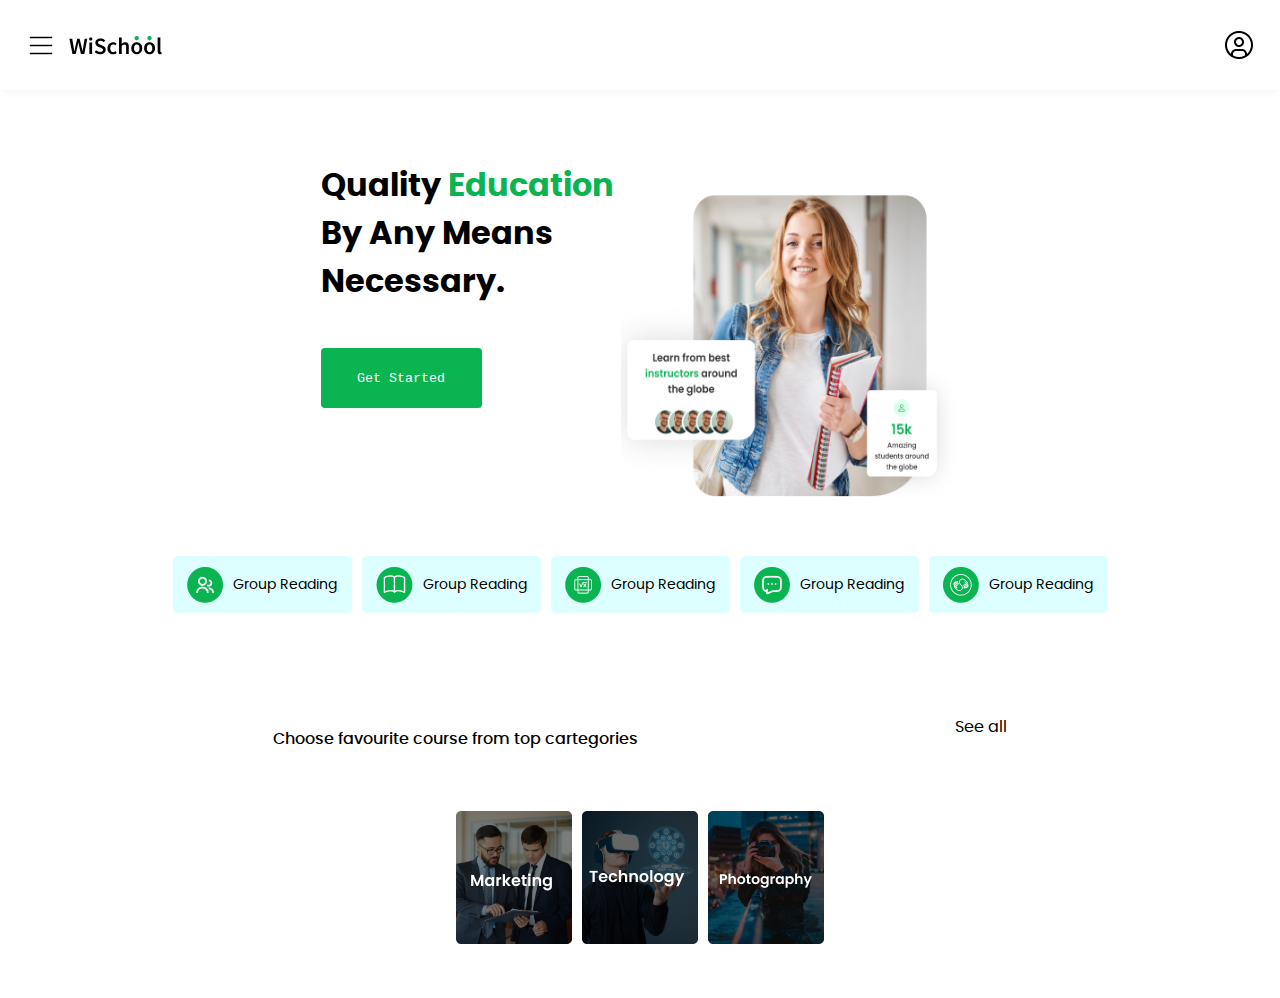
<file: landing-page/index.html>
<!DOCTYPE html>
<html lang="en">
  <head>
    <meta charset="UTF-8" />
    <meta name="viewport" content="width=device-width, initial-scale=1.0" />
    <title>Document</title>
    <link rel="stylesheet" href="style.css" />
  </head>
  <body>
    <nav>
      <div class="menu-logo">
        <img
          src="./assests/charm_menu-hamburger.png"
          alt="charm_menu-hamburger"
          class="menu-hamburger"
        />
        <img src="./assests/logo.png" alt="logo" class="logo" />
      </div>

      <div class="image-avatar-div">
        <img src="./assests/avatar.png" alt="avatar" class="image-avatar" />
      </div>
    </nav>
<!-- hero section  -->
    <div class="hero-section">
      <div class="hero-discriptions">
        <div class="info-dis">
          <p class="hero-discriptions-p">
            Quality
            <span class="hero-edu">Education</span> By Any Means Necessary.
          </p>
          <button class="button-get-started">Get Started</button>
        </div>
        <div class="hero-image-dev">
          <img src="./assests/Hero.png" alt="hero" class="hero-image" />
        </div>
      </div>
    </div>
<!-- hero section end -->
<!-- five main-->
    <div class="five-main">
      <div id="session" class="one-session">
        <img src="./assests/Group Reading.png" alt="hero" class="Group" />
        Group Reading
      </div>
      <div id="session" class="two-session">
        <img src="./assests/10k Courses.png" alt="hero" class="Courses" />
        Group Reading
      </div>

      <div id="session" class="three-session">
        <img src="./assests/Problem Solving.png" alt="hero" class="Problem" />
        Group Reading
      </div>
      <div id="session" class="four-session">
        <img src="./assests/Live chat.png" alt="hero" class="Live" />
        Group Reading
      </div>
      <div id="session" class="five-session">
        <img
          src="./assests/Hand-on activities.png"
          alt="hero"
          class="activities"
        />
        Group Reading
      </div>
    </div>
<!-- five main end-->
<!-- categories -->
    <div class="categories">
      <div class="heade-cat">
          <p class="choose">Choose favourite course from top cartegories</p>
          <p class="see-all">See all</p>
      </div>
    </div>
<!-- categories end -->
<!-- images start -->
 <div class="main-images-cat">
    <div class="images-cat-1">
      <img src="./assests/marketing.png" />
      </div>
      <div class="images-cat-1">
        <img src="./assests/technology.png" />
        </div>
    
    <div class="images-cat-1">
    <img src="./assests/photograpy.png" />
    </div>


 </div>
<!-- images end -->

 

    
  </body>
</html>
</file>
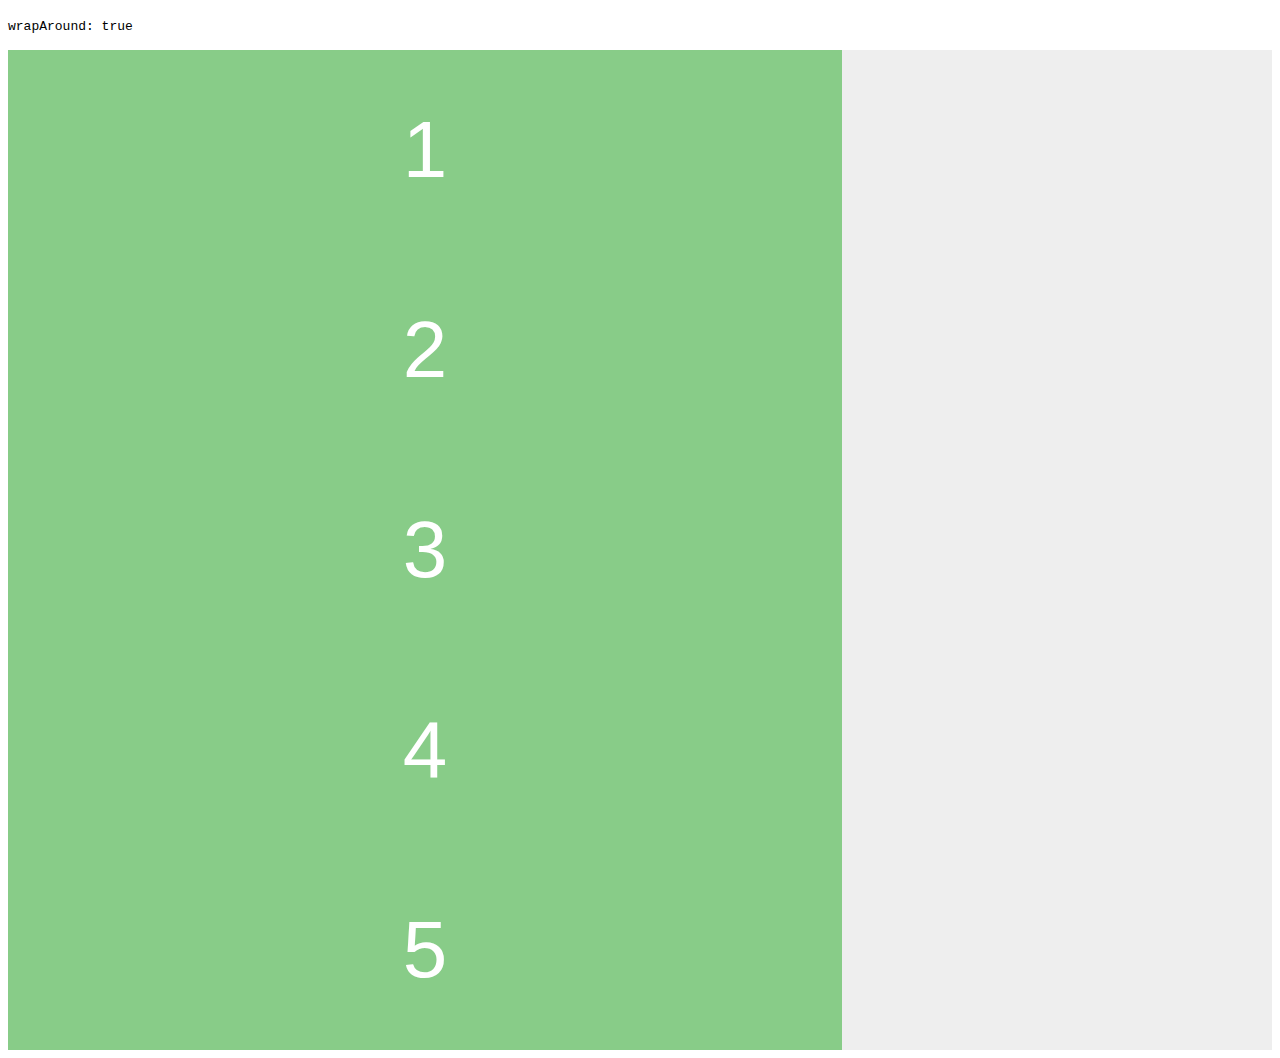
<file: landing-page/carausel/index.html>
<!DOCTYPE html>
<html lang="en">
<head>
    <meta charset="UTF-8">
    <meta name="viewport" content="width=device-width, initial-scale=1.0">
    <title>Document</title>
    <link rel="stylesheet" href="style.css" />

</head>
<body>
 <p><code>wrapAround: true</code></p>

<!-- Flickity HTML init -->
<div class="gallery js-flickity"
  data-flickity-options='{ "wrapAround": true }'>
  <div class="gallery-cell"></div>
  <div class="gallery-cell"></div>
  <div class="gallery-cell"></div>
  <div class="gallery-cell"></div>
  <div class="gallery-cell"></div>
</div>
    
</body>
</html>
</file>
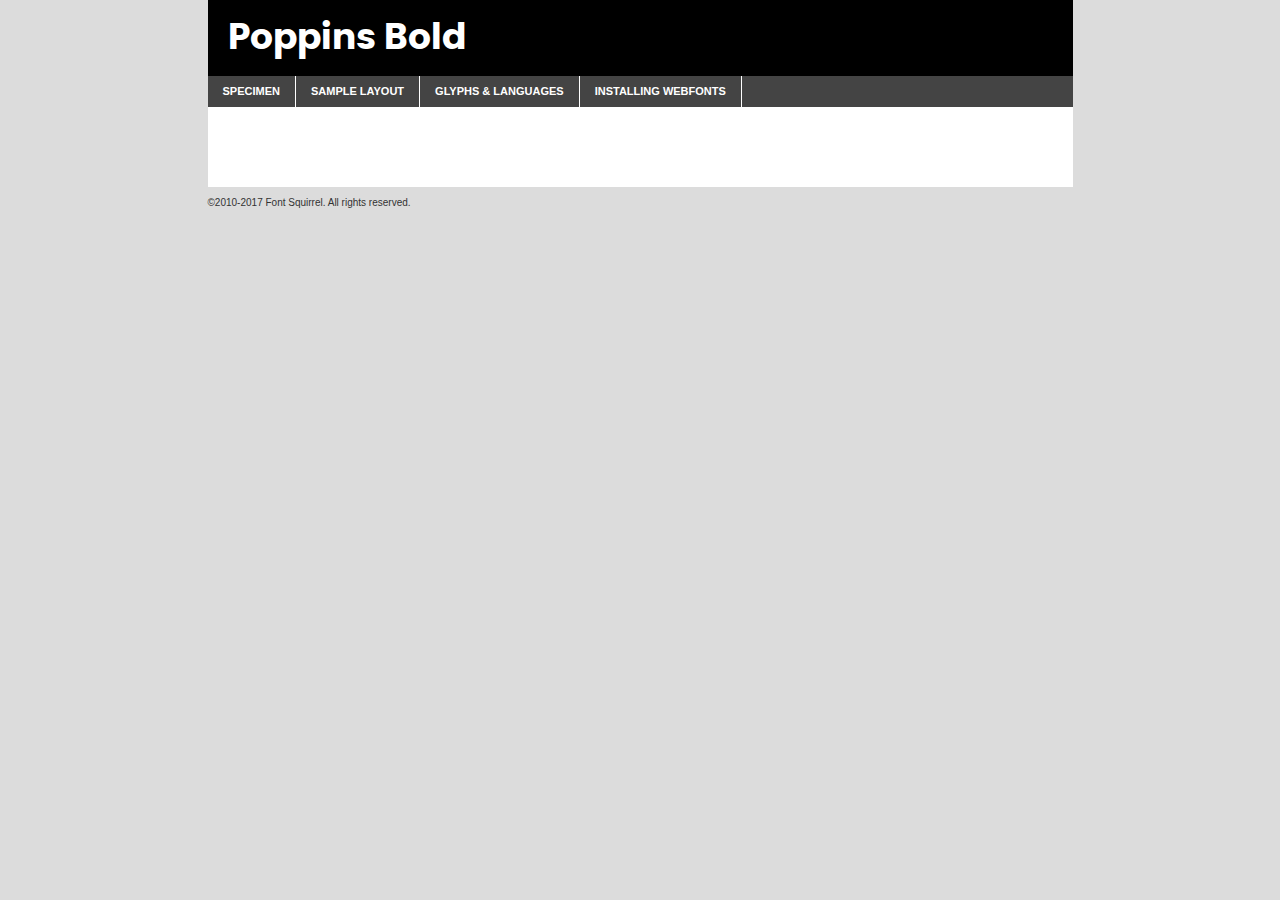
<file: landing-page/font/poppins-bold-demo.html>
<!DOCTYPE html PUBLIC "-//W3C//DTD XHTML 1.0 Transitional//EN"
        "http://www.w3.org/TR/xhtml1/DTD/xhtml1-transitional.dtd">

<html xmlns="http://www.w3.org/1999/xhtml" xml:lang="en" lang="en">
<head>
    <meta http-equiv="Content-Type" content="text/html; charset=utf-8"/>
    <script src="http://ajax.googleapis.com/ajax/libs/jquery/1.7.2/jquery.min.js" type="text/javascript" charset="utf-8"></script>
    <script type="text/javascript">
		(function($) {
			$.fn.easyTabs = function(option) {
				var param = jQuery.extend({ fadeSpeed: 'fast', defaultContent: 1, activeClass: 'active' }, option);
				$(this).each(function() {
					var thisId = '#' + this.id;
					if ( param.defaultContent == '' )
					{
						param.defaultContent = 1;
					}
					if ( typeof param.defaultContent == 'number' )
					{
						var defaultTab = $(thisId + ' .tabs li:eq(' + (param.defaultContent - 1) + ') a').attr('href').substr(1);
					}
					else
					{
						var defaultTab = param.defaultContent;
					}
					$(thisId + ' .tabs li a').each(function() {
						var tabToHide = $(this).attr('href').substr(1);
						$('#' + tabToHide).addClass('easytabs-tab-content');
					});
					hideAll();
					changeContent(defaultTab);

					function hideAll() {$(thisId + ' .easytabs-tab-content').hide();}

					function changeContent(tabId)
					{
						hideAll();
						$(thisId + ' .tabs li').removeClass(param.activeClass);
						$(thisId + ' .tabs li a[href=#' + tabId + ']').closest('li').addClass(param.activeClass);
						if ( param.fadeSpeed != 'none' )
						{
							$(thisId + ' #' + tabId).fadeIn(param.fadeSpeed);
						}
						else
						{
							$(thisId + ' #' + tabId).show();
						}
					}

					$(thisId + ' .tabs li').click(function() {
						var tabId = $(this).find('a').attr('href').substr(1);
						changeContent(tabId);
						return false;
					});
				});
			}
		})(jQuery);
    </script>
    <link rel="stylesheet" href="specimen_files/specimen_stylesheet.css" type="text/css" charset="utf-8"/>
    <link rel="stylesheet" href="stylesheet.css" type="text/css" charset="utf-8"/>

    <style type="text/css">
        		body {
			font-family: 'poppinsbold';
        		}

            </style>

    <title>Poppins Bold Specimen</title>


    <script type="text/javascript" charset="utf-8">
		$(document).ready(function() {
			$('#container').easyTabs({ defaultContent: 1 });
		});
    </script>
</head>

<body>
<div id="container">
    <div id="header">
		Poppins Bold    </div>
    <ul class="tabs">
        <li><a href="#specimen">Specimen</a></li>
        <li><a href="#layout">Sample Layout</a></li>
		        <li><a href="#glyphs">Glyphs &amp; Languages</a></li>
        <li><a href="#installing">Installing Webfonts</a></li>

    </ul>

    <div id="main_content">


        <div id="specimen">

            <div class="section">
                <div class="grid12 firstcol">
                    <div class="huge">AaBb</div>
                </div>
            </div>

            <div class="section">
                <div class="glyph_range">A&#x200B;B&#x200b;C&#x200b;D&#x200b;E&#x200b;F&#x200b;G&#x200b;H&#x200b;I&#x200b;J&#x200b;K&#x200b;L&#x200b;M&#x200b;N&#x200b;O&#x200b;P&#x200b;Q&#x200b;R&#x200b;S&#x200b;T&#x200b;U&#x200b;V&#x200b;W&#x200b;X&#x200b;Y&#x200b;Z&#x200b;a&#x200b;b&#x200b;c&#x200b;d&#x200b;e&#x200b;f&#x200b;g&#x200b;h&#x200b;i&#x200b;j&#x200b;k&#x200b;l&#x200b;m&#x200b;n&#x200b;o&#x200b;p&#x200b;q&#x200b;r&#x200b;s&#x200b;t&#x200b;u&#x200b;v&#x200b;w&#x200b;x&#x200b;y&#x200b;z&#x200b;1&#x200b;2&#x200b;3&#x200b;4&#x200b;5&#x200b;6&#x200b;7&#x200b;8&#x200b;9&#x200b;0&#x200b;&amp;&#x200b;.&#x200b;,&#x200b;?&#x200b;!&#x200b;&#64;&#x200b;(&#x200b;)&#x200b;#&#x200b;$&#x200b;%&#x200b;*&#x200b;+&#x200b;-&#x200b;=&#x200b;:&#x200b;;</div>
            </div>
            <div class="section">
                <div class="grid12 firstcol">
                    <table class="sample_table">
                        <tr>
                            <td>10</td>
                            <td class="size10">abcdefghijklmnopqrstuvwxyzABCDEFGHIJKLMNOPQRSTUVWXYZ0123456789abcdefghijklmnopqrstuvwxyzABCDEFGHIJKLMNOPQRSTUVWXYZ0123456789abcdefghijklmnopqrstuvwxyzABCDEFGHIJKLMNOPQRSTUVWXYZ</td>
                        </tr>
                        <tr>
                            <td>11</td>
                            <td class="size11">abcdefghijklmnopqrstuvwxyzABCDEFGHIJKLMNOPQRSTUVWXYZ0123456789abcdefghijklmnopqrstuvwxyzABCDEFGHIJKLMNOPQRSTUVWXYZ0123456789abcdefghijklmnopqrstuvwxyzABCDEFGHIJKLMNOPQRSTUVWXYZ</td>
                        </tr>
                        <tr>
                            <td>12</td>
                            <td class="size12">abcdefghijklmnopqrstuvwxyzABCDEFGHIJKLMNOPQRSTUVWXYZ0123456789abcdefghijklmnopqrstuvwxyzABCDEFGHIJKLMNOPQRSTUVWXYZ0123456789abcdefghijklmnopqrstuvwxyzABCDEFGHIJKLMNOPQRSTUVWXYZ</td>
                        </tr>
                        <tr>
                            <td>13</td>
                            <td class="size13">abcdefghijklmnopqrstuvwxyzABCDEFGHIJKLMNOPQRSTUVWXYZ0123456789abcdefghijklmnopqrstuvwxyzABCDEFGHIJKLMNOPQRSTUVWXYZ0123456789abcdefghijklmnopqrstuvwxyzABCDEFGHIJKLMNOPQRSTUVWXYZ</td>
                        </tr>
                        <tr>
                            <td>14</td>
                            <td class="size14">abcdefghijklmnopqrstuvwxyzABCDEFGHIJKLMNOPQRSTUVWXYZ0123456789abcdefghijklmnopqrstuvwxyzABCDEFGHIJKLMNOPQRSTUVWXYZ0123456789abcdefghijklmnopqrstuvwxyzABCDEFGHIJKLMNOPQRSTUVWXYZ</td>
                        </tr>
                        <tr>
                            <td>16</td>
                            <td class="size16">abcdefghijklmnopqrstuvwxyzABCDEFGHIJKLMNOPQRSTUVWXYZ0123456789abcdefghijklmnopqrstuvwxyzABCDEFGHIJKLMNOPQRSTUVWXYZ</td>
                        </tr>
                        <tr>
                            <td>18</td>
                            <td class="size18">abcdefghijklmnopqrstuvwxyzABCDEFGHIJKLMNOPQRSTUVWXYZ0123456789abcdefghijklmnopqrstuvwxyzABCDEFGHIJKLMNOPQRSTUVWXYZ</td>
                        </tr>
                        <tr>
                            <td>20</td>
                            <td class="size20">abcdefghijklmnopqrstuvwxyzABCDEFGHIJKLMNOPQRSTUVWXYZ0123456789abcdefghijklmnopqrstuvwxyzABCDEFGHIJKLMNOPQRSTUVWXYZ</td>
                        </tr>
                        <tr>
                            <td>24</td>
                            <td class="size24">abcdefghijklmnopqrstuvwxyzABCDEFGHIJKLMNOPQRSTUVWXYZ0123456789abcdefghijklmnopqrstuvwxyzABCDEFGHIJKLMNOPQRSTUVWXYZ</td>
                        </tr>
                        <tr>
                            <td>30</td>
                            <td class="size30">abcdefghijklmnopqrstuvwxyzABCDEFGHIJKLMNOPQRSTUVWXYZ0123456789abcdefghijklmnopqrstuvwxyzABCDEFGHIJKLMNOPQRSTUVWXYZ</td>
                        </tr>
                        <tr>
                            <td>36</td>
                            <td class="size36">abcdefghijklmnopqrstuvwxyzABCDEFGHIJKLMNOPQRSTUVWXYZ0123456789abcdefghijklmnopqrstuvwxyzABCDEFGHIJKLMNOPQRSTUVWXYZ</td>
                        </tr>
                        <tr>
                            <td>48</td>
                            <td class="size48">abcdefghijklmnopqrstuvwxyzABCDEFGHIJKLMNOPQRSTUVWXYZ0123456789abcdefghijklmnopqrstuvwxyzABCDEFGHIJKLMNOPQRSTUVWXYZ</td>
                        </tr>
                        <tr>
                            <td>60</td>
                            <td class="size60">abcdefghijklmnopqrstuvwxyzABCDEFGHIJKLMNOPQRSTUVWXYZ0123456789abcdefghijklmnopqrstuvwxyzABCDEFGHIJKLMNOPQRSTUVWXYZ</td>
                        </tr>
                        <tr>
                            <td>72</td>
                            <td class="size72">abcdefghijklmnopqrstuvwxyzABCDEFGHIJKLMNOPQRSTUVWXYZ0123456789abcdefghijklmnopqrstuvwxyzABCDEFGHIJKLMNOPQRSTUVWXYZ</td>
                        </tr>
                        <tr>
                            <td>90</td>
                            <td class="size90">abcdefghijklmnopqrstuvwxyzABCDEFGHIJKLMNOPQRSTUVWXYZ0123456789abcdefghijklmnopqrstuvwxyzABCDEFGHIJKLMNOPQRSTUVWXYZ</td>
                        </tr>
                    </table>

                </div>

            </div>


            <div class="section" id="bodycomparison">


                <div id="xheight">
                    <div class="fontbody">&#x25FC;&#x25FC;&#x25FC;&#x25FC;&#x25FC;&#x25FC;&#x25FC;&#x25FC;&#x25FC;&#x25FC;&#x25FC;&#x25FC;&#x25FC;&#x25FC;&#x25FC;&#x25FC;&#x25FC;&#x25FC;&#x25FC;&#x25FC;&#x25FC;&#x25FC;&#x25FC;&#x25FC;&#x25FC;&#x25FC;&#x25FC;&#x25FC;&#x25FC;&#x25FC;&#x25FC;&#x25FC;&#x25FC;&#x25FC;&#x25FC;&#x25FC;&#x25FC;&#x25FC;&#x25FC;&#x25FC;&#x25FC;&#x25FC;&#x25FC;&#x25FC;&#x25FC;&#x25FC;&#x25FC;&#x25FC;&#x25FC;&#x25FC;&#x25FC;&#x25FC;&#x25FC;&#x25FC;&#x25FC;&#x25FC;&#x25FC;&#x25FC;&#x25FC;&#x25FC;&#x25FC;&#x25FC;&#x25FC;&#x25FC;&#x25FC;&#x25FC;&#x25FC;&#x25FC;&#x25FC;&#x25FC;&#x25FC;&#x25FC;&#x25FC;&#x25FC;&#x25FC;&#x25FC;&#x25FC;&#x25FC;&#x25FC;&#x25FC;&#x25FC;&#x25FC;&#x25FC;&#x25FC;&#x25FC;&#x25FC;&#x25FC;&#x25FC;&#x25FC;&#x25FC;&#x25FC;&#x25FC;&#x25FC;&#x25FC;&#x25FC;&#x25FC;&#x25FC;&#x25FC;&#x25FC;body</div>
                    <div class="arialbody">body</div>
                    <div class="verdanabody">body</div>
                    <div class="georgiabody">body</div>
                </div>
                <div class="fontbody" style="z-index:1">
                    body<span>Poppins Bold</span>
                </div>
                <div class="arialbody" style="z-index:1">
                    body<span>Arial</span>
                </div>
                <div class="verdanabody" style="z-index:1">
                    body<span>Verdana</span>
                </div>
                <div class="georgiabody" style="z-index:1">
                    body<span>Georgia</span>
                </div>


            </div>


            <div class="section psample psample_row1" id="">

                <div class="grid2 firstcol">
                    <p class="size10"><span>10.</span>Aenean lacinia bibendum nulla sed consectetur. Fusce dapibus, tellus ac cursus commodo, tortor mauris condimentum nibh, ut fermentum massa justo sit amet risus. Nullam id dolor id nibh ultricies vehicula ut id elit. Cum sociis natoque penatibus et magnis dis parturient montes, nascetur ridiculus mus. Nulla vitae elit libero, a pharetra augue.</p>

                </div>
                <div class="grid3">
                    <p class="size11"><span>11.</span>Aenean lacinia bibendum nulla sed consectetur. Fusce dapibus, tellus ac cursus commodo, tortor mauris condimentum nibh, ut fermentum massa justo sit amet risus. Nullam id dolor id nibh ultricies vehicula ut id elit. Cum sociis natoque penatibus et magnis dis parturient montes, nascetur ridiculus mus. Nulla vitae elit libero, a pharetra augue.</p>

                </div>
                <div class="grid3">
                    <p class="size12"><span>12.</span>Aenean lacinia bibendum nulla sed consectetur. Fusce dapibus, tellus ac cursus commodo, tortor mauris condimentum nibh, ut fermentum massa justo sit amet risus. Nullam id dolor id nibh ultricies vehicula ut id elit. Cum sociis natoque penatibus et magnis dis parturient montes, nascetur ridiculus mus. Nulla vitae elit libero, a pharetra augue.</p>

                </div>
                <div class="grid4">
                    <p class="size13"><span>13.</span>Aenean lacinia bibendum nulla sed consectetur. Fusce dapibus, tellus ac cursus commodo, tortor mauris condimentum nibh, ut fermentum massa justo sit amet risus. Nullam id dolor id nibh ultricies vehicula ut id elit. Cum sociis natoque penatibus et magnis dis parturient montes, nascetur ridiculus mus. Nulla vitae elit libero, a pharetra augue.</p>

                </div>
                <div class="white_blend"></div>

            </div>
            <div class="section psample psample_row2" id="">
                <div class="grid3 firstcol">
                    <p class="size14"><span>14.</span>Aenean lacinia bibendum nulla sed consectetur. Fusce dapibus, tellus ac cursus commodo, tortor mauris condimentum nibh, ut fermentum massa justo sit amet risus. Nullam id dolor id nibh ultricies vehicula ut id elit. Cum sociis natoque penatibus et magnis dis parturient montes, nascetur ridiculus mus. Nulla vitae elit libero, a pharetra augue.</p>

                </div>
                <div class="grid4">
                    <p class="size16"><span>16.</span>Aenean lacinia bibendum nulla sed consectetur. Fusce dapibus, tellus ac cursus commodo, tortor mauris condimentum nibh, ut fermentum massa justo sit amet risus. Nullam id dolor id nibh ultricies vehicula ut id elit. Cum sociis natoque penatibus et magnis dis parturient montes, nascetur ridiculus mus. Nulla vitae elit libero, a pharetra augue.</p>

                </div>
                <div class="grid5">
                    <p class="size18"><span>18.</span>Aenean lacinia bibendum nulla sed consectetur. Fusce dapibus, tellus ac cursus commodo, tortor mauris condimentum nibh, ut fermentum massa justo sit amet risus. Nullam id dolor id nibh ultricies vehicula ut id elit. Cum sociis natoque penatibus et magnis dis parturient montes, nascetur ridiculus mus. Nulla vitae elit libero, a pharetra augue.</p>

                </div>

                <div class="white_blend"></div>

            </div>

            <div class="section psample psample_row3" id="">
                <div class="grid5 firstcol">
                    <p class="size20"><span>20.</span>Aenean lacinia bibendum nulla sed consectetur. Fusce dapibus, tellus ac cursus commodo, tortor mauris condimentum nibh, ut fermentum massa justo sit amet risus. Nullam id dolor id nibh ultricies vehicula ut id elit. Cum sociis natoque penatibus et magnis dis parturient montes, nascetur ridiculus mus. Nulla vitae elit libero, a pharetra augue.</p>
                </div>
                <div class="grid7">
                    <p class="size24"><span>24.</span>Aenean lacinia bibendum nulla sed consectetur. Fusce dapibus, tellus ac cursus commodo, tortor mauris condimentum nibh, ut fermentum massa justo sit amet risus. Nullam id dolor id nibh ultricies vehicula ut id elit. Cum sociis natoque penatibus et magnis dis parturient montes, nascetur ridiculus mus. Nulla vitae elit libero, a pharetra augue.</p>
                </div>

                <div class="white_blend"></div>

            </div>

            <div class="section psample psample_row4" id="">
                <div class="grid12 firstcol">
                    <p class="size30"><span>30.</span>Aenean lacinia bibendum nulla sed consectetur. Fusce dapibus, tellus ac cursus commodo, tortor mauris condimentum nibh, ut fermentum massa justo sit amet risus. Nullam id dolor id nibh ultricies vehicula ut id elit. Cum sociis natoque penatibus et magnis dis parturient montes, nascetur ridiculus mus. Nulla vitae elit libero, a pharetra augue.</p>
                </div>
                <div class="white_blend"></div>

            </div>


            <div class="section psample psample_row1 fullreverse">
                <div class="grid2 firstcol">
                    <p class="size10"><span>10.</span>Aenean lacinia bibendum nulla sed consectetur. Fusce dapibus, tellus ac cursus commodo, tortor mauris condimentum nibh, ut fermentum massa justo sit amet risus. Nullam id dolor id nibh ultricies vehicula ut id elit. Cum sociis natoque penatibus et magnis dis parturient montes, nascetur ridiculus mus. Nulla vitae elit libero, a pharetra augue.</p>

                </div>
                <div class="grid3">
                    <p class="size11"><span>11.</span>Aenean lacinia bibendum nulla sed consectetur. Fusce dapibus, tellus ac cursus commodo, tortor mauris condimentum nibh, ut fermentum massa justo sit amet risus. Nullam id dolor id nibh ultricies vehicula ut id elit. Cum sociis natoque penatibus et magnis dis parturient montes, nascetur ridiculus mus. Nulla vitae elit libero, a pharetra augue.</p>

                </div>
                <div class="grid3">
                    <p class="size12"><span>12.</span>Aenean lacinia bibendum nulla sed consectetur. Fusce dapibus, tellus ac cursus commodo, tortor mauris condimentum nibh, ut fermentum massa justo sit amet risus. Nullam id dolor id nibh ultricies vehicula ut id elit. Cum sociis natoque penatibus et magnis dis parturient montes, nascetur ridiculus mus. Nulla vitae elit libero, a pharetra augue.</p>

                </div>
                <div class="grid4">
                    <p class="size13"><span>13.</span>Aenean lacinia bibendum nulla sed consectetur. Fusce dapibus, tellus ac cursus commodo, tortor mauris condimentum nibh, ut fermentum massa justo sit amet risus. Nullam id dolor id nibh ultricies vehicula ut id elit. Cum sociis natoque penatibus et magnis dis parturient montes, nascetur ridiculus mus. Nulla vitae elit libero, a pharetra augue.</p>

                </div>
                <div class="black_blend"></div>

            </div>

            <div class="section psample psample_row2 fullreverse">
                <div class="grid3 firstcol">
                    <p class="size14"><span>14.</span>Aenean lacinia bibendum nulla sed consectetur. Fusce dapibus, tellus ac cursus commodo, tortor mauris condimentum nibh, ut fermentum massa justo sit amet risus. Nullam id dolor id nibh ultricies vehicula ut id elit. Cum sociis natoque penatibus et magnis dis parturient montes, nascetur ridiculus mus. Nulla vitae elit libero, a pharetra augue.</p>

                </div>
                <div class="grid4">
                    <p class="size16"><span>16.</span>Aenean lacinia bibendum nulla sed consectetur. Fusce dapibus, tellus ac cursus commodo, tortor mauris condimentum nibh, ut fermentum massa justo sit amet risus. Nullam id dolor id nibh ultricies vehicula ut id elit. Cum sociis natoque penatibus et magnis dis parturient montes, nascetur ridiculus mus. Nulla vitae elit libero, a pharetra augue.</p>

                </div>
                <div class="grid5">
                    <p class="size18"><span>18.</span>Aenean lacinia bibendum nulla sed consectetur. Fusce dapibus, tellus ac cursus commodo, tortor mauris condimentum nibh, ut fermentum massa justo sit amet risus. Nullam id dolor id nibh ultricies vehicula ut id elit. Cum sociis natoque penatibus et magnis dis parturient montes, nascetur ridiculus mus. Nulla vitae elit libero, a pharetra augue.</p>

                </div>
                <div class="black_blend"></div>

            </div>

            <div class="section psample fullreverse psample_row3" id="">
                <div class="grid5 firstcol">
                    <p class="size20"><span>20.</span>Aenean lacinia bibendum nulla sed consectetur. Fusce dapibus, tellus ac cursus commodo, tortor mauris condimentum nibh, ut fermentum massa justo sit amet risus. Nullam id dolor id nibh ultricies vehicula ut id elit. Cum sociis natoque penatibus et magnis dis parturient montes, nascetur ridiculus mus. Nulla vitae elit libero, a pharetra augue.</p>
                </div>
                <div class="grid7">
                    <p class="size24"><span>24.</span>Aenean lacinia bibendum nulla sed consectetur. Fusce dapibus, tellus ac cursus commodo, tortor mauris condimentum nibh, ut fermentum massa justo sit amet risus. Nullam id dolor id nibh ultricies vehicula ut id elit. Cum sociis natoque penatibus et magnis dis parturient montes, nascetur ridiculus mus. Nulla vitae elit libero, a pharetra augue.</p>
                </div>

                <div class="black_blend"></div>

            </div>

            <div class="section psample fullreverse psample_row4" id="" style="border-bottom: 20px #000 solid;">
                <div class="grid12 firstcol">
                    <p class="size30"><span>30.</span>Aenean lacinia bibendum nulla sed consectetur. Fusce dapibus, tellus ac cursus commodo, tortor mauris condimentum nibh, ut fermentum massa justo sit amet risus. Nullam id dolor id nibh ultricies vehicula ut id elit. Cum sociis natoque penatibus et magnis dis parturient montes, nascetur ridiculus mus. Nulla vitae elit libero, a pharetra augue.</p>
                </div>
                <div class="black_blend"></div>

            </div>


        </div>

        <div id="layout">

            <div class="section">

                <div class="grid12 firstcol">
                    <h1>Lorem Ipsum Dolor</h1>
                    <h2>Etiam porta sem malesuada magna mollis euismod</h2>

                    <p class="byline">By <a href="#link">Aenean Lacinia</a></p>
                </div>
            </div>
            <div class="section">
                <div class="grid8 firstcol">
                    <p class="large">Donec sed odio dui. Morbi leo risus, porta ac consectetur ac, vestibulum at eros. Fusce dapibus, tellus ac cursus commodo, tortor mauris condimentum nibh, ut fermentum massa justo sit amet risus. </p>


                    <h3>Pellentesque ornare sem</h3>

                    <p>Maecenas sed diam eget risus varius blandit sit amet non magna. Maecenas faucibus mollis interdum. Donec ullamcorper nulla non metus auctor fringilla. Nullam id dolor id nibh ultricies vehicula ut id elit. Nullam id dolor id nibh ultricies vehicula ut id elit. </p>

                    <p>Aenean eu leo quam. Pellentesque ornare sem lacinia quam venenatis vestibulum. Lorem ipsum dolor sit amet, consectetur adipiscing elit. Cum sociis natoque penatibus et magnis dis parturient montes, nascetur ridiculus mus. </p>

                    <p>Nulla vitae elit libero, a pharetra augue. Praesent commodo cursus magna, vel scelerisque nisl consectetur et. Aenean lacinia bibendum nulla sed consectetur. </p>

                    <p>Nullam quis risus eget urna mollis ornare vel eu leo. Nullam quis risus eget urna mollis ornare vel eu leo. Maecenas sed diam eget risus varius blandit sit amet non magna. Donec ullamcorper nulla non metus auctor fringilla. </p>

                    <h3>Cras mattis consectetur</h3>

                    <p>Aenean eu leo quam. Pellentesque ornare sem lacinia quam venenatis vestibulum. Aenean lacinia bibendum nulla sed consectetur. Integer posuere erat a ante venenatis dapibus posuere velit aliquet. Cras mattis consectetur purus sit amet fermentum. </p>

                    <p>Nullam id dolor id nibh ultricies vehicula ut id elit. Nullam quis risus eget urna mollis ornare vel eu leo. Cras mattis consectetur purus sit amet fermentum.</p>
                </div>

                <div class="grid4 sidebar">

                    <div class="box reverse">
                        <p class="last">Nullam quis risus eget urna mollis ornare vel eu leo. Donec ullamcorper nulla non metus auctor fringilla. Cras mattis consectetur purus sit amet fermentum. Sed posuere consectetur est at lobortis. Lorem ipsum dolor sit amet, consectetur adipiscing elit. </p>
                    </div>

                    <p class="caption">Maecenas sed diam eget risus varius.</p>

                    <p>Vestibulum id ligula porta felis euismod semper. Integer posuere erat a ante venenatis dapibus posuere velit aliquet. Vestibulum id ligula porta felis euismod semper. Sed posuere consectetur est at lobortis. Maecenas sed diam eget risus varius blandit sit amet non magna. Fusce dapibus, tellus ac cursus commodo, tortor mauris condimentum nibh, ut fermentum massa justo sit amet risus. </p>


                    <p>Duis mollis, est non commodo luctus, nisi erat porttitor ligula, eget lacinia odio sem nec elit. Aenean lacinia bibendum nulla sed consectetur. Vivamus sagittis lacus vel augue laoreet rutrum faucibus dolor auctor. Aenean lacinia bibendum nulla sed consectetur. Nullam quis risus eget urna mollis ornare vel eu leo. </p>

                    <p>Praesent commodo cursus magna, vel scelerisque nisl consectetur et. Donec ullamcorper nulla non metus auctor fringilla. Maecenas faucibus mollis interdum. Fusce dapibus, tellus ac cursus commodo, tortor mauris condimentum nibh, ut fermentum massa justo sit amet risus. </p>

                </div>
            </div>

        </div>


		

        <div id="glyphs">
            <div class="section">
                <div class="grid12 firstcol">

                    <h1>Language Support</h1>
                    <p>The subset of Poppins Bold in this kit supports the following languages:<br/>

						Albanian, Basque, Breton, Chamorro, Danish, Dutch, English, Faroese, Finnish, French, Frisian, Galician, German, Icelandic, Italian, Malagasy, Norwegian, Portuguese, Spanish, Alsatian, Aragonese, Arapaho, Arrernte, Asturian, Aymara, Bislama, Cebuano, Corsican, Fijian, French_creole, Genoese, Gilbertese, Greenlandic, Haitian_creole, Hiligaynon, Hmong, Hopi, Ibanag, Iloko_ilokano, Indonesian, Interglossa_glosa, Interlingua, Irish_gaelic, Jerriais, Lojban, Lombard, Luxembourgeois, Manx, Mohawk, Norfolk_pitcairnese, Occitan, Oromo, Pangasinan, Papiamento, Piedmontese, Potawatomi, Rhaeto-romance, Romansh, Rotokas, Sami_lule, Samoan, Sardinian, Scots_gaelic, Seychelles_creole, Shona, Sicilian, Somali, Southern_ndebele, Swahili, Swati_swazi, Tagalog_filipino_pilipino, Tetum, Tok_pisin, Uyghur_latinized, Volapuk, Walloon, Warlpiri, Xhosa, Yapese, Zulu, Latinbasic, Ubasic, Demo                    </p>
                    <h1>Glyph Chart</h1>
                    <p>The subset of Poppins Bold in this kit includes all the glyphs listed below. Unicode entities are included above each glyph to help you insert individual characters into your layout.</p>
                    <div id="glyph_chart">

																																	                                <div><p>&amp;#13;</p>&#13;</div>
																				                                <div><p>&amp;#32;</p>&#32;</div>
																				                                <div><p>&amp;#33;</p>&#33;</div>
																				                                <div><p>&amp;#34;</p>&#34;</div>
																				                                <div><p>&amp;#35;</p>&#35;</div>
																				                                <div><p>&amp;#36;</p>&#36;</div>
																				                                <div><p>&amp;#37;</p>&#37;</div>
																				                                <div><p>&amp;#38;</p>&#38;</div>
																				                                <div><p>&amp;#39;</p>&#39;</div>
																				                                <div><p>&amp;#40;</p>&#40;</div>
																				                                <div><p>&amp;#41;</p>&#41;</div>
																				                                <div><p>&amp;#42;</p>&#42;</div>
																				                                <div><p>&amp;#43;</p>&#43;</div>
																				                                <div><p>&amp;#44;</p>&#44;</div>
																				                                <div><p>&amp;#45;</p>&#45;</div>
																				                                <div><p>&amp;#46;</p>&#46;</div>
																				                                <div><p>&amp;#47;</p>&#47;</div>
																				                                <div><p>&amp;#48;</p>&#48;</div>
																				                                <div><p>&amp;#49;</p>&#49;</div>
																				                                <div><p>&amp;#50;</p>&#50;</div>
																				                                <div><p>&amp;#51;</p>&#51;</div>
																				                                <div><p>&amp;#52;</p>&#52;</div>
																				                                <div><p>&amp;#53;</p>&#53;</div>
																				                                <div><p>&amp;#54;</p>&#54;</div>
																				                                <div><p>&amp;#55;</p>&#55;</div>
																				                                <div><p>&amp;#56;</p>&#56;</div>
																				                                <div><p>&amp;#57;</p>&#57;</div>
																				                                <div><p>&amp;#58;</p>&#58;</div>
																				                                <div><p>&amp;#59;</p>&#59;</div>
																				                                <div><p>&amp;#60;</p>&#60;</div>
																				                                <div><p>&amp;#61;</p>&#61;</div>
																				                                <div><p>&amp;#62;</p>&#62;</div>
																				                                <div><p>&amp;#63;</p>&#63;</div>
																				                                <div><p>&amp;#64;</p>&#64;</div>
																				                                <div><p>&amp;#65;</p>&#65;</div>
																				                                <div><p>&amp;#66;</p>&#66;</div>
																				                                <div><p>&amp;#67;</p>&#67;</div>
																				                                <div><p>&amp;#68;</p>&#68;</div>
																				                                <div><p>&amp;#69;</p>&#69;</div>
																				                                <div><p>&amp;#70;</p>&#70;</div>
																				                                <div><p>&amp;#71;</p>&#71;</div>
																				                                <div><p>&amp;#72;</p>&#72;</div>
																				                                <div><p>&amp;#73;</p>&#73;</div>
																				                                <div><p>&amp;#74;</p>&#74;</div>
																				                                <div><p>&amp;#75;</p>&#75;</div>
																				                                <div><p>&amp;#76;</p>&#76;</div>
																				                                <div><p>&amp;#77;</p>&#77;</div>
																				                                <div><p>&amp;#78;</p>&#78;</div>
																				                                <div><p>&amp;#79;</p>&#79;</div>
																				                                <div><p>&amp;#80;</p>&#80;</div>
																				                                <div><p>&amp;#81;</p>&#81;</div>
																				                                <div><p>&amp;#82;</p>&#82;</div>
																				                                <div><p>&amp;#83;</p>&#83;</div>
																				                                <div><p>&amp;#84;</p>&#84;</div>
																				                                <div><p>&amp;#85;</p>&#85;</div>
																				                                <div><p>&amp;#86;</p>&#86;</div>
																				                                <div><p>&amp;#87;</p>&#87;</div>
																				                                <div><p>&amp;#88;</p>&#88;</div>
																				                                <div><p>&amp;#89;</p>&#89;</div>
																				                                <div><p>&amp;#90;</p>&#90;</div>
																				                                <div><p>&amp;#91;</p>&#91;</div>
																				                                <div><p>&amp;#92;</p>&#92;</div>
																				                                <div><p>&amp;#93;</p>&#93;</div>
																				                                <div><p>&amp;#94;</p>&#94;</div>
																				                                <div><p>&amp;#95;</p>&#95;</div>
																				                                <div><p>&amp;#96;</p>&#96;</div>
																				                                <div><p>&amp;#97;</p>&#97;</div>
																				                                <div><p>&amp;#98;</p>&#98;</div>
																				                                <div><p>&amp;#99;</p>&#99;</div>
																				                                <div><p>&amp;#100;</p>&#100;</div>
																				                                <div><p>&amp;#101;</p>&#101;</div>
																				                                <div><p>&amp;#102;</p>&#102;</div>
																				                                <div><p>&amp;#103;</p>&#103;</div>
																				                                <div><p>&amp;#104;</p>&#104;</div>
																				                                <div><p>&amp;#105;</p>&#105;</div>
																				                                <div><p>&amp;#106;</p>&#106;</div>
																				                                <div><p>&amp;#107;</p>&#107;</div>
																				                                <div><p>&amp;#108;</p>&#108;</div>
																				                                <div><p>&amp;#109;</p>&#109;</div>
																				                                <div><p>&amp;#110;</p>&#110;</div>
																				                                <div><p>&amp;#111;</p>&#111;</div>
																				                                <div><p>&amp;#112;</p>&#112;</div>
																				                                <div><p>&amp;#113;</p>&#113;</div>
																				                                <div><p>&amp;#114;</p>&#114;</div>
																				                                <div><p>&amp;#115;</p>&#115;</div>
																				                                <div><p>&amp;#116;</p>&#116;</div>
																				                                <div><p>&amp;#117;</p>&#117;</div>
																				                                <div><p>&amp;#118;</p>&#118;</div>
																				                                <div><p>&amp;#119;</p>&#119;</div>
																				                                <div><p>&amp;#120;</p>&#120;</div>
																				                                <div><p>&amp;#121;</p>&#121;</div>
																				                                <div><p>&amp;#122;</p>&#122;</div>
																				                                <div><p>&amp;#123;</p>&#123;</div>
																				                                <div><p>&amp;#124;</p>&#124;</div>
																				                                <div><p>&amp;#125;</p>&#125;</div>
																				                                <div><p>&amp;#126;</p>&#126;</div>
																				                                <div><p>&amp;#160;</p>&#160;</div>
																				                                <div><p>&amp;#161;</p>&#161;</div>
																				                                <div><p>&amp;#162;</p>&#162;</div>
																				                                <div><p>&amp;#163;</p>&#163;</div>
																				                                <div><p>&amp;#164;</p>&#164;</div>
																				                                <div><p>&amp;#165;</p>&#165;</div>
																				                                <div><p>&amp;#166;</p>&#166;</div>
																				                                <div><p>&amp;#167;</p>&#167;</div>
																				                                <div><p>&amp;#168;</p>&#168;</div>
																				                                <div><p>&amp;#169;</p>&#169;</div>
																				                                <div><p>&amp;#170;</p>&#170;</div>
																				                                <div><p>&amp;#171;</p>&#171;</div>
																				                                <div><p>&amp;#172;</p>&#172;</div>
																				                                <div><p>&amp;#173;</p>&#173;</div>
																				                                <div><p>&amp;#174;</p>&#174;</div>
																				                                <div><p>&amp;#175;</p>&#175;</div>
																				                                <div><p>&amp;#176;</p>&#176;</div>
																				                                <div><p>&amp;#177;</p>&#177;</div>
																				                                <div><p>&amp;#178;</p>&#178;</div>
																				                                <div><p>&amp;#179;</p>&#179;</div>
																				                                <div><p>&amp;#180;</p>&#180;</div>
																				                                <div><p>&amp;#181;</p>&#181;</div>
																				                                <div><p>&amp;#182;</p>&#182;</div>
																				                                <div><p>&amp;#183;</p>&#183;</div>
																				                                <div><p>&amp;#184;</p>&#184;</div>
																				                                <div><p>&amp;#185;</p>&#185;</div>
																				                                <div><p>&amp;#186;</p>&#186;</div>
																				                                <div><p>&amp;#187;</p>&#187;</div>
																				                                <div><p>&amp;#188;</p>&#188;</div>
																				                                <div><p>&amp;#189;</p>&#189;</div>
																				                                <div><p>&amp;#190;</p>&#190;</div>
																				                                <div><p>&amp;#191;</p>&#191;</div>
																				                                <div><p>&amp;#192;</p>&#192;</div>
																				                                <div><p>&amp;#193;</p>&#193;</div>
																				                                <div><p>&amp;#194;</p>&#194;</div>
																				                                <div><p>&amp;#195;</p>&#195;</div>
																				                                <div><p>&amp;#196;</p>&#196;</div>
																				                                <div><p>&amp;#197;</p>&#197;</div>
																				                                <div><p>&amp;#198;</p>&#198;</div>
																				                                <div><p>&amp;#199;</p>&#199;</div>
																				                                <div><p>&amp;#200;</p>&#200;</div>
																				                                <div><p>&amp;#201;</p>&#201;</div>
																				                                <div><p>&amp;#202;</p>&#202;</div>
																				                                <div><p>&amp;#203;</p>&#203;</div>
																				                                <div><p>&amp;#204;</p>&#204;</div>
																				                                <div><p>&amp;#205;</p>&#205;</div>
																				                                <div><p>&amp;#206;</p>&#206;</div>
																				                                <div><p>&amp;#207;</p>&#207;</div>
																				                                <div><p>&amp;#208;</p>&#208;</div>
																				                                <div><p>&amp;#209;</p>&#209;</div>
																				                                <div><p>&amp;#210;</p>&#210;</div>
																				                                <div><p>&amp;#211;</p>&#211;</div>
																				                                <div><p>&amp;#212;</p>&#212;</div>
																				                                <div><p>&amp;#213;</p>&#213;</div>
																				                                <div><p>&amp;#214;</p>&#214;</div>
																				                                <div><p>&amp;#215;</p>&#215;</div>
																				                                <div><p>&amp;#216;</p>&#216;</div>
																				                                <div><p>&amp;#217;</p>&#217;</div>
																				                                <div><p>&amp;#218;</p>&#218;</div>
																				                                <div><p>&amp;#219;</p>&#219;</div>
																				                                <div><p>&amp;#220;</p>&#220;</div>
																				                                <div><p>&amp;#221;</p>&#221;</div>
																				                                <div><p>&amp;#222;</p>&#222;</div>
																				                                <div><p>&amp;#223;</p>&#223;</div>
																				                                <div><p>&amp;#224;</p>&#224;</div>
																				                                <div><p>&amp;#225;</p>&#225;</div>
																				                                <div><p>&amp;#226;</p>&#226;</div>
																				                                <div><p>&amp;#227;</p>&#227;</div>
																				                                <div><p>&amp;#228;</p>&#228;</div>
																				                                <div><p>&amp;#229;</p>&#229;</div>
																				                                <div><p>&amp;#230;</p>&#230;</div>
																				                                <div><p>&amp;#231;</p>&#231;</div>
																				                                <div><p>&amp;#232;</p>&#232;</div>
																				                                <div><p>&amp;#233;</p>&#233;</div>
																				                                <div><p>&amp;#234;</p>&#234;</div>
																				                                <div><p>&amp;#235;</p>&#235;</div>
																				                                <div><p>&amp;#236;</p>&#236;</div>
																				                                <div><p>&amp;#237;</p>&#237;</div>
																				                                <div><p>&amp;#238;</p>&#238;</div>
																				                                <div><p>&amp;#239;</p>&#239;</div>
																				                                <div><p>&amp;#240;</p>&#240;</div>
																				                                <div><p>&amp;#241;</p>&#241;</div>
																				                                <div><p>&amp;#242;</p>&#242;</div>
																				                                <div><p>&amp;#243;</p>&#243;</div>
																				                                <div><p>&amp;#244;</p>&#244;</div>
																				                                <div><p>&amp;#245;</p>&#245;</div>
																				                                <div><p>&amp;#246;</p>&#246;</div>
																				                                <div><p>&amp;#247;</p>&#247;</div>
																				                                <div><p>&amp;#248;</p>&#248;</div>
																				                                <div><p>&amp;#249;</p>&#249;</div>
																				                                <div><p>&amp;#250;</p>&#250;</div>
																				                                <div><p>&amp;#251;</p>&#251;</div>
																				                                <div><p>&amp;#252;</p>&#252;</div>
																				                                <div><p>&amp;#253;</p>&#253;</div>
																				                                <div><p>&amp;#254;</p>&#254;</div>
																				                                <div><p>&amp;#255;</p>&#255;</div>
																				                                <div><p>&amp;#338;</p>&#338;</div>
																				                                <div><p>&amp;#339;</p>&#339;</div>
																				                                <div><p>&amp;#376;</p>&#376;</div>
																				                                <div><p>&amp;#710;</p>&#710;</div>
																				                                <div><p>&amp;#732;</p>&#732;</div>
																				                                <div><p>&amp;#8192;</p>&#8192;</div>
																				                                <div><p>&amp;#8193;</p>&#8193;</div>
																				                                <div><p>&amp;#8194;</p>&#8194;</div>
																				                                <div><p>&amp;#8195;</p>&#8195;</div>
																				                                <div><p>&amp;#8196;</p>&#8196;</div>
																				                                <div><p>&amp;#8197;</p>&#8197;</div>
																				                                <div><p>&amp;#8198;</p>&#8198;</div>
																				                                <div><p>&amp;#8199;</p>&#8199;</div>
																				                                <div><p>&amp;#8200;</p>&#8200;</div>
																				                                <div><p>&amp;#8201;</p>&#8201;</div>
																				                                <div><p>&amp;#8202;</p>&#8202;</div>
																				                                <div><p>&amp;#8208;</p>&#8208;</div>
																				                                <div><p>&amp;#8209;</p>&#8209;</div>
																				                                <div><p>&amp;#8210;</p>&#8210;</div>
																				                                <div><p>&amp;#8211;</p>&#8211;</div>
																				                                <div><p>&amp;#8212;</p>&#8212;</div>
																				                                <div><p>&amp;#8216;</p>&#8216;</div>
																				                                <div><p>&amp;#8217;</p>&#8217;</div>
																				                                <div><p>&amp;#8218;</p>&#8218;</div>
																				                                <div><p>&amp;#8220;</p>&#8220;</div>
																				                                <div><p>&amp;#8221;</p>&#8221;</div>
																				                                <div><p>&amp;#8222;</p>&#8222;</div>
																				                                <div><p>&amp;#8226;</p>&#8226;</div>
																				                                <div><p>&amp;#8230;</p>&#8230;</div>
																				                                <div><p>&amp;#8239;</p>&#8239;</div>
																				                                <div><p>&amp;#8249;</p>&#8249;</div>
																				                                <div><p>&amp;#8250;</p>&#8250;</div>
																				                                <div><p>&amp;#8287;</p>&#8287;</div>
																				                                <div><p>&amp;#8364;</p>&#8364;</div>
																				                                <div><p>&amp;#8482;</p>&#8482;</div>
																				                                <div><p>&amp;#9724;</p>&#9724;</div>
																				                                <div><p>&amp;#64257;</p>&#64257;</div>
																				                                <div><p>&amp;#64258;</p>&#64258;</div>
																																																										                    </div>
                </div>


            </div>
        </div>


        <div id="specs">

        </div>

        <div id="installing">
            <div class="section">
                <div class="grid7 firstcol">
                    <h1>Installing Webfonts</h1>

                    <p>Webfonts are supported by all major browser platforms but not all in the same way. There are currently four different font formats that must be included in order to target all browsers. This includes TTF, WOFF, EOT and SVG.</p>

                    <h2>1. Upload your webfonts</h2>
                    <p>You must upload your webfont kit to your website. They should be in or near the same directory as your CSS files.</p>

                    <h2>2. Include the webfont stylesheet</h2>
                    <p>A special CSS @font-face declaration helps the various browsers select the appropriate font it needs without causing you a bunch of headaches. Learn more about this syntax by reading the <a href="https://www.fontspring.com/blog/further-hardening-of-the-bulletproof-syntax">Fontspring blog post</a> about it. The code for it is as follows:</p>


                    <code>
                        @font-face{
                        font-family: 'MyWebFont';
                        src: url('WebFont.eot');
                        src: url('WebFont.eot?#iefix') format('embedded-opentype'),
                        url('WebFont.woff') format('woff'),
                        url('WebFont.ttf') format('truetype'),
                        url('WebFont.svg#webfont') format('svg');
                        }
                    </code>

                    <p>We've already gone ahead and generated the code for you. All you have to do is link to the stylesheet in your HTML, like this:</p>
                    <code>&lt;link rel=&quot;stylesheet&quot; href=&quot;stylesheet.css&quot; type=&quot;text/css&quot; charset=&quot;utf-8&quot; /&gt;</code>

                    <h2>3. Modify your own stylesheet</h2>
                    <p>To take advantage of your new fonts, you must tell your stylesheet to use them. Look at the original @font-face declaration above and find the property called "font-family." The name linked there will be what you use to reference the font. Prepend that webfont name to the font stack in the "font-family" property, inside the selector you want to change. For example:</p>
                    <code>p { font-family: 'WebFont', Arial, sans-serif; }</code>

                    <h2>4. Test</h2>
                    <p>Getting webfonts to work cross-browser <em>can</em> be tricky. Use the information in the sidebar to help you if you find that fonts aren't loading in a particular browser.</p>
                </div>

                <div class="grid5 sidebar">
                    <div class="box">
                        <h2>Troubleshooting<br/>Font-Face Problems</h2>
                        <p>Having trouble getting your webfonts to load in your new website? Here are some tips to sort out what might be the problem.</p>

                        <h3>Fonts not showing in any browser</h3>

                        <p>This sounds like you need to work on the plumbing. You either did not upload the fonts to the correct directory, or you did not link the fonts properly in the CSS. If you've confirmed that all this is correct and you still have a problem, take a look at your .htaccess file and see if requests are getting intercepted.</p>

                        <h3>Fonts not loading in iPhone or iPad</h3>

                        <p>The most common problem here is that you are serving the fonts from an IIS server. IIS refuses to serve files that have unknown MIME types. If that is the case, you must set the MIME type for SVG to "image/svg+xml" in the server settings. Follow these instructions from Microsoft if you need help.</p>

                        <h3>Fonts not loading in Firefox</h3>

                        <p>The primary reason for this failure? You are still using a version Firefox older than 3.5. So upgrade already! If that isn't it, then you are very likely serving fonts from a different domain. Firefox requires that all font assets be served from the same domain. Lastly it is possible that you need to add WOFF to your list of MIME types (if you are serving via IIS.)</p>

                        <h3>Fonts not loading in IE</h3>

                        <p>Are you looking at Internet Explorer on an actual Windows machine or are you cheating by using a service like Adobe BrowserLab? Many of these screenshot services do not render @font-face for IE. Best to test it on a real machine.</p>

                        <h3>Fonts not loading in IE9</h3>

                        <p>IE9, like Firefox, requires that fonts be served from the same domain as the website. Make sure that is the case.</p>
                    </div>
                </div>
            </div>

        </div>

    </div>
    <div id="footer">
        <p>&copy;2010-2017 Font Squirrel. All rights reserved.</p>
    </div>
</div>
</body>
</html>
</file>
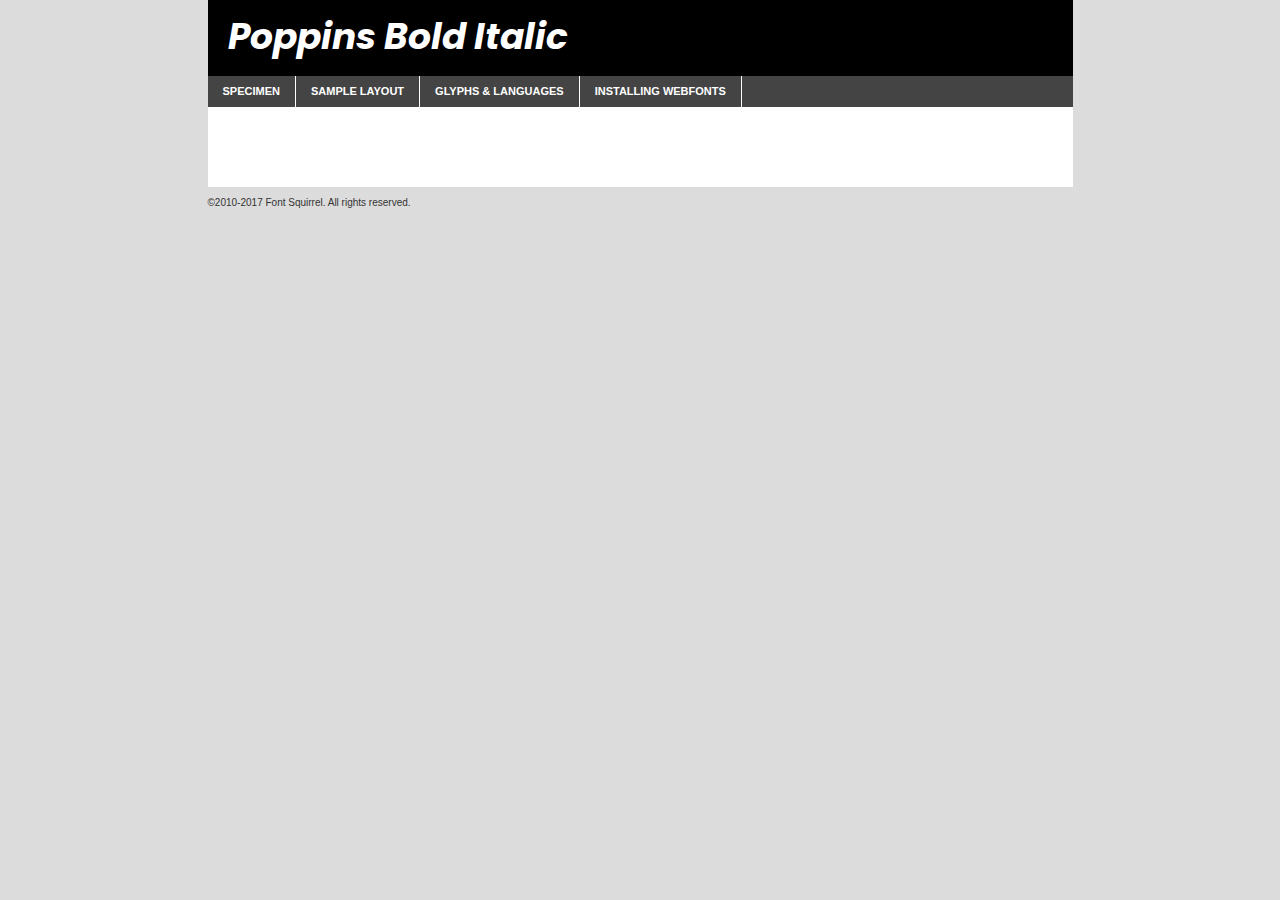
<file: landing-page/font/poppins-bolditalic-demo.html>
<!DOCTYPE html PUBLIC "-//W3C//DTD XHTML 1.0 Transitional//EN"
        "http://www.w3.org/TR/xhtml1/DTD/xhtml1-transitional.dtd">

<html xmlns="http://www.w3.org/1999/xhtml" xml:lang="en" lang="en">
<head>
    <meta http-equiv="Content-Type" content="text/html; charset=utf-8"/>
    <script src="http://ajax.googleapis.com/ajax/libs/jquery/1.7.2/jquery.min.js" type="text/javascript" charset="utf-8"></script>
    <script type="text/javascript">
		(function($) {
			$.fn.easyTabs = function(option) {
				var param = jQuery.extend({ fadeSpeed: 'fast', defaultContent: 1, activeClass: 'active' }, option);
				$(this).each(function() {
					var thisId = '#' + this.id;
					if ( param.defaultContent == '' )
					{
						param.defaultContent = 1;
					}
					if ( typeof param.defaultContent == 'number' )
					{
						var defaultTab = $(thisId + ' .tabs li:eq(' + (param.defaultContent - 1) + ') a').attr('href').substr(1);
					}
					else
					{
						var defaultTab = param.defaultContent;
					}
					$(thisId + ' .tabs li a').each(function() {
						var tabToHide = $(this).attr('href').substr(1);
						$('#' + tabToHide).addClass('easytabs-tab-content');
					});
					hideAll();
					changeContent(defaultTab);

					function hideAll() {$(thisId + ' .easytabs-tab-content').hide();}

					function changeContent(tabId)
					{
						hideAll();
						$(thisId + ' .tabs li').removeClass(param.activeClass);
						$(thisId + ' .tabs li a[href=#' + tabId + ']').closest('li').addClass(param.activeClass);
						if ( param.fadeSpeed != 'none' )
						{
							$(thisId + ' #' + tabId).fadeIn(param.fadeSpeed);
						}
						else
						{
							$(thisId + ' #' + tabId).show();
						}
					}

					$(thisId + ' .tabs li').click(function() {
						var tabId = $(this).find('a').attr('href').substr(1);
						changeContent(tabId);
						return false;
					});
				});
			}
		})(jQuery);
    </script>
    <link rel="stylesheet" href="specimen_files/specimen_stylesheet.css" type="text/css" charset="utf-8"/>
    <link rel="stylesheet" href="stylesheet.css" type="text/css" charset="utf-8"/>

    <style type="text/css">
        		body {
			font-family: 'poppinsbold_italic';
        		}

            </style>

    <title>Poppins Bold Italic Specimen</title>


    <script type="text/javascript" charset="utf-8">
		$(document).ready(function() {
			$('#container').easyTabs({ defaultContent: 1 });
		});
    </script>
</head>

<body>
<div id="container">
    <div id="header">
		Poppins Bold Italic    </div>
    <ul class="tabs">
        <li><a href="#specimen">Specimen</a></li>
        <li><a href="#layout">Sample Layout</a></li>
		        <li><a href="#glyphs">Glyphs &amp; Languages</a></li>
        <li><a href="#installing">Installing Webfonts</a></li>

    </ul>

    <div id="main_content">


        <div id="specimen">

            <div class="section">
                <div class="grid12 firstcol">
                    <div class="huge">AaBb</div>
                </div>
            </div>

            <div class="section">
                <div class="glyph_range">A&#x200B;B&#x200b;C&#x200b;D&#x200b;E&#x200b;F&#x200b;G&#x200b;H&#x200b;I&#x200b;J&#x200b;K&#x200b;L&#x200b;M&#x200b;N&#x200b;O&#x200b;P&#x200b;Q&#x200b;R&#x200b;S&#x200b;T&#x200b;U&#x200b;V&#x200b;W&#x200b;X&#x200b;Y&#x200b;Z&#x200b;a&#x200b;b&#x200b;c&#x200b;d&#x200b;e&#x200b;f&#x200b;g&#x200b;h&#x200b;i&#x200b;j&#x200b;k&#x200b;l&#x200b;m&#x200b;n&#x200b;o&#x200b;p&#x200b;q&#x200b;r&#x200b;s&#x200b;t&#x200b;u&#x200b;v&#x200b;w&#x200b;x&#x200b;y&#x200b;z&#x200b;1&#x200b;2&#x200b;3&#x200b;4&#x200b;5&#x200b;6&#x200b;7&#x200b;8&#x200b;9&#x200b;0&#x200b;&amp;&#x200b;.&#x200b;,&#x200b;?&#x200b;!&#x200b;&#64;&#x200b;(&#x200b;)&#x200b;#&#x200b;$&#x200b;%&#x200b;*&#x200b;+&#x200b;-&#x200b;=&#x200b;:&#x200b;;</div>
            </div>
            <div class="section">
                <div class="grid12 firstcol">
                    <table class="sample_table">
                        <tr>
                            <td>10</td>
                            <td class="size10">abcdefghijklmnopqrstuvwxyzABCDEFGHIJKLMNOPQRSTUVWXYZ0123456789abcdefghijklmnopqrstuvwxyzABCDEFGHIJKLMNOPQRSTUVWXYZ0123456789abcdefghijklmnopqrstuvwxyzABCDEFGHIJKLMNOPQRSTUVWXYZ</td>
                        </tr>
                        <tr>
                            <td>11</td>
                            <td class="size11">abcdefghijklmnopqrstuvwxyzABCDEFGHIJKLMNOPQRSTUVWXYZ0123456789abcdefghijklmnopqrstuvwxyzABCDEFGHIJKLMNOPQRSTUVWXYZ0123456789abcdefghijklmnopqrstuvwxyzABCDEFGHIJKLMNOPQRSTUVWXYZ</td>
                        </tr>
                        <tr>
                            <td>12</td>
                            <td class="size12">abcdefghijklmnopqrstuvwxyzABCDEFGHIJKLMNOPQRSTUVWXYZ0123456789abcdefghijklmnopqrstuvwxyzABCDEFGHIJKLMNOPQRSTUVWXYZ0123456789abcdefghijklmnopqrstuvwxyzABCDEFGHIJKLMNOPQRSTUVWXYZ</td>
                        </tr>
                        <tr>
                            <td>13</td>
                            <td class="size13">abcdefghijklmnopqrstuvwxyzABCDEFGHIJKLMNOPQRSTUVWXYZ0123456789abcdefghijklmnopqrstuvwxyzABCDEFGHIJKLMNOPQRSTUVWXYZ0123456789abcdefghijklmnopqrstuvwxyzABCDEFGHIJKLMNOPQRSTUVWXYZ</td>
                        </tr>
                        <tr>
                            <td>14</td>
                            <td class="size14">abcdefghijklmnopqrstuvwxyzABCDEFGHIJKLMNOPQRSTUVWXYZ0123456789abcdefghijklmnopqrstuvwxyzABCDEFGHIJKLMNOPQRSTUVWXYZ0123456789abcdefghijklmnopqrstuvwxyzABCDEFGHIJKLMNOPQRSTUVWXYZ</td>
                        </tr>
                        <tr>
                            <td>16</td>
                            <td class="size16">abcdefghijklmnopqrstuvwxyzABCDEFGHIJKLMNOPQRSTUVWXYZ0123456789abcdefghijklmnopqrstuvwxyzABCDEFGHIJKLMNOPQRSTUVWXYZ</td>
                        </tr>
                        <tr>
                            <td>18</td>
                            <td class="size18">abcdefghijklmnopqrstuvwxyzABCDEFGHIJKLMNOPQRSTUVWXYZ0123456789abcdefghijklmnopqrstuvwxyzABCDEFGHIJKLMNOPQRSTUVWXYZ</td>
                        </tr>
                        <tr>
                            <td>20</td>
                            <td class="size20">abcdefghijklmnopqrstuvwxyzABCDEFGHIJKLMNOPQRSTUVWXYZ0123456789abcdefghijklmnopqrstuvwxyzABCDEFGHIJKLMNOPQRSTUVWXYZ</td>
                        </tr>
                        <tr>
                            <td>24</td>
                            <td class="size24">abcdefghijklmnopqrstuvwxyzABCDEFGHIJKLMNOPQRSTUVWXYZ0123456789abcdefghijklmnopqrstuvwxyzABCDEFGHIJKLMNOPQRSTUVWXYZ</td>
                        </tr>
                        <tr>
                            <td>30</td>
                            <td class="size30">abcdefghijklmnopqrstuvwxyzABCDEFGHIJKLMNOPQRSTUVWXYZ0123456789abcdefghijklmnopqrstuvwxyzABCDEFGHIJKLMNOPQRSTUVWXYZ</td>
                        </tr>
                        <tr>
                            <td>36</td>
                            <td class="size36">abcdefghijklmnopqrstuvwxyzABCDEFGHIJKLMNOPQRSTUVWXYZ0123456789abcdefghijklmnopqrstuvwxyzABCDEFGHIJKLMNOPQRSTUVWXYZ</td>
                        </tr>
                        <tr>
                            <td>48</td>
                            <td class="size48">abcdefghijklmnopqrstuvwxyzABCDEFGHIJKLMNOPQRSTUVWXYZ0123456789abcdefghijklmnopqrstuvwxyzABCDEFGHIJKLMNOPQRSTUVWXYZ</td>
                        </tr>
                        <tr>
                            <td>60</td>
                            <td class="size60">abcdefghijklmnopqrstuvwxyzABCDEFGHIJKLMNOPQRSTUVWXYZ0123456789abcdefghijklmnopqrstuvwxyzABCDEFGHIJKLMNOPQRSTUVWXYZ</td>
                        </tr>
                        <tr>
                            <td>72</td>
                            <td class="size72">abcdefghijklmnopqrstuvwxyzABCDEFGHIJKLMNOPQRSTUVWXYZ0123456789abcdefghijklmnopqrstuvwxyzABCDEFGHIJKLMNOPQRSTUVWXYZ</td>
                        </tr>
                        <tr>
                            <td>90</td>
                            <td class="size90">abcdefghijklmnopqrstuvwxyzABCDEFGHIJKLMNOPQRSTUVWXYZ0123456789abcdefghijklmnopqrstuvwxyzABCDEFGHIJKLMNOPQRSTUVWXYZ</td>
                        </tr>
                    </table>

                </div>

            </div>


            <div class="section" id="bodycomparison">


                <div id="xheight">
                    <div class="fontbody">&#x25FC;&#x25FC;&#x25FC;&#x25FC;&#x25FC;&#x25FC;&#x25FC;&#x25FC;&#x25FC;&#x25FC;&#x25FC;&#x25FC;&#x25FC;&#x25FC;&#x25FC;&#x25FC;&#x25FC;&#x25FC;&#x25FC;&#x25FC;&#x25FC;&#x25FC;&#x25FC;&#x25FC;&#x25FC;&#x25FC;&#x25FC;&#x25FC;&#x25FC;&#x25FC;&#x25FC;&#x25FC;&#x25FC;&#x25FC;&#x25FC;&#x25FC;&#x25FC;&#x25FC;&#x25FC;&#x25FC;&#x25FC;&#x25FC;&#x25FC;&#x25FC;&#x25FC;&#x25FC;&#x25FC;&#x25FC;&#x25FC;&#x25FC;&#x25FC;&#x25FC;&#x25FC;&#x25FC;&#x25FC;&#x25FC;&#x25FC;&#x25FC;&#x25FC;&#x25FC;&#x25FC;&#x25FC;&#x25FC;&#x25FC;&#x25FC;&#x25FC;&#x25FC;&#x25FC;&#x25FC;&#x25FC;&#x25FC;&#x25FC;&#x25FC;&#x25FC;&#x25FC;&#x25FC;&#x25FC;&#x25FC;&#x25FC;&#x25FC;&#x25FC;&#x25FC;&#x25FC;&#x25FC;&#x25FC;&#x25FC;&#x25FC;&#x25FC;&#x25FC;&#x25FC;&#x25FC;&#x25FC;&#x25FC;&#x25FC;&#x25FC;&#x25FC;&#x25FC;&#x25FC;&#x25FC;body</div>
                    <div class="arialbody">body</div>
                    <div class="verdanabody">body</div>
                    <div class="georgiabody">body</div>
                </div>
                <div class="fontbody" style="z-index:1">
                    body<span>Poppins Bold Italic</span>
                </div>
                <div class="arialbody" style="z-index:1">
                    body<span>Arial</span>
                </div>
                <div class="verdanabody" style="z-index:1">
                    body<span>Verdana</span>
                </div>
                <div class="georgiabody" style="z-index:1">
                    body<span>Georgia</span>
                </div>


            </div>


            <div class="section psample psample_row1" id="">

                <div class="grid2 firstcol">
                    <p class="size10"><span>10.</span>Aenean lacinia bibendum nulla sed consectetur. Fusce dapibus, tellus ac cursus commodo, tortor mauris condimentum nibh, ut fermentum massa justo sit amet risus. Nullam id dolor id nibh ultricies vehicula ut id elit. Cum sociis natoque penatibus et magnis dis parturient montes, nascetur ridiculus mus. Nulla vitae elit libero, a pharetra augue.</p>

                </div>
                <div class="grid3">
                    <p class="size11"><span>11.</span>Aenean lacinia bibendum nulla sed consectetur. Fusce dapibus, tellus ac cursus commodo, tortor mauris condimentum nibh, ut fermentum massa justo sit amet risus. Nullam id dolor id nibh ultricies vehicula ut id elit. Cum sociis natoque penatibus et magnis dis parturient montes, nascetur ridiculus mus. Nulla vitae elit libero, a pharetra augue.</p>

                </div>
                <div class="grid3">
                    <p class="size12"><span>12.</span>Aenean lacinia bibendum nulla sed consectetur. Fusce dapibus, tellus ac cursus commodo, tortor mauris condimentum nibh, ut fermentum massa justo sit amet risus. Nullam id dolor id nibh ultricies vehicula ut id elit. Cum sociis natoque penatibus et magnis dis parturient montes, nascetur ridiculus mus. Nulla vitae elit libero, a pharetra augue.</p>

                </div>
                <div class="grid4">
                    <p class="size13"><span>13.</span>Aenean lacinia bibendum nulla sed consectetur. Fusce dapibus, tellus ac cursus commodo, tortor mauris condimentum nibh, ut fermentum massa justo sit amet risus. Nullam id dolor id nibh ultricies vehicula ut id elit. Cum sociis natoque penatibus et magnis dis parturient montes, nascetur ridiculus mus. Nulla vitae elit libero, a pharetra augue.</p>

                </div>
                <div class="white_blend"></div>

            </div>
            <div class="section psample psample_row2" id="">
                <div class="grid3 firstcol">
                    <p class="size14"><span>14.</span>Aenean lacinia bibendum nulla sed consectetur. Fusce dapibus, tellus ac cursus commodo, tortor mauris condimentum nibh, ut fermentum massa justo sit amet risus. Nullam id dolor id nibh ultricies vehicula ut id elit. Cum sociis natoque penatibus et magnis dis parturient montes, nascetur ridiculus mus. Nulla vitae elit libero, a pharetra augue.</p>

                </div>
                <div class="grid4">
                    <p class="size16"><span>16.</span>Aenean lacinia bibendum nulla sed consectetur. Fusce dapibus, tellus ac cursus commodo, tortor mauris condimentum nibh, ut fermentum massa justo sit amet risus. Nullam id dolor id nibh ultricies vehicula ut id elit. Cum sociis natoque penatibus et magnis dis parturient montes, nascetur ridiculus mus. Nulla vitae elit libero, a pharetra augue.</p>

                </div>
                <div class="grid5">
                    <p class="size18"><span>18.</span>Aenean lacinia bibendum nulla sed consectetur. Fusce dapibus, tellus ac cursus commodo, tortor mauris condimentum nibh, ut fermentum massa justo sit amet risus. Nullam id dolor id nibh ultricies vehicula ut id elit. Cum sociis natoque penatibus et magnis dis parturient montes, nascetur ridiculus mus. Nulla vitae elit libero, a pharetra augue.</p>

                </div>

                <div class="white_blend"></div>

            </div>

            <div class="section psample psample_row3" id="">
                <div class="grid5 firstcol">
                    <p class="size20"><span>20.</span>Aenean lacinia bibendum nulla sed consectetur. Fusce dapibus, tellus ac cursus commodo, tortor mauris condimentum nibh, ut fermentum massa justo sit amet risus. Nullam id dolor id nibh ultricies vehicula ut id elit. Cum sociis natoque penatibus et magnis dis parturient montes, nascetur ridiculus mus. Nulla vitae elit libero, a pharetra augue.</p>
                </div>
                <div class="grid7">
                    <p class="size24"><span>24.</span>Aenean lacinia bibendum nulla sed consectetur. Fusce dapibus, tellus ac cursus commodo, tortor mauris condimentum nibh, ut fermentum massa justo sit amet risus. Nullam id dolor id nibh ultricies vehicula ut id elit. Cum sociis natoque penatibus et magnis dis parturient montes, nascetur ridiculus mus. Nulla vitae elit libero, a pharetra augue.</p>
                </div>

                <div class="white_blend"></div>

            </div>

            <div class="section psample psample_row4" id="">
                <div class="grid12 firstcol">
                    <p class="size30"><span>30.</span>Aenean lacinia bibendum nulla sed consectetur. Fusce dapibus, tellus ac cursus commodo, tortor mauris condimentum nibh, ut fermentum massa justo sit amet risus. Nullam id dolor id nibh ultricies vehicula ut id elit. Cum sociis natoque penatibus et magnis dis parturient montes, nascetur ridiculus mus. Nulla vitae elit libero, a pharetra augue.</p>
                </div>
                <div class="white_blend"></div>

            </div>


            <div class="section psample psample_row1 fullreverse">
                <div class="grid2 firstcol">
                    <p class="size10"><span>10.</span>Aenean lacinia bibendum nulla sed consectetur. Fusce dapibus, tellus ac cursus commodo, tortor mauris condimentum nibh, ut fermentum massa justo sit amet risus. Nullam id dolor id nibh ultricies vehicula ut id elit. Cum sociis natoque penatibus et magnis dis parturient montes, nascetur ridiculus mus. Nulla vitae elit libero, a pharetra augue.</p>

                </div>
                <div class="grid3">
                    <p class="size11"><span>11.</span>Aenean lacinia bibendum nulla sed consectetur. Fusce dapibus, tellus ac cursus commodo, tortor mauris condimentum nibh, ut fermentum massa justo sit amet risus. Nullam id dolor id nibh ultricies vehicula ut id elit. Cum sociis natoque penatibus et magnis dis parturient montes, nascetur ridiculus mus. Nulla vitae elit libero, a pharetra augue.</p>

                </div>
                <div class="grid3">
                    <p class="size12"><span>12.</span>Aenean lacinia bibendum nulla sed consectetur. Fusce dapibus, tellus ac cursus commodo, tortor mauris condimentum nibh, ut fermentum massa justo sit amet risus. Nullam id dolor id nibh ultricies vehicula ut id elit. Cum sociis natoque penatibus et magnis dis parturient montes, nascetur ridiculus mus. Nulla vitae elit libero, a pharetra augue.</p>

                </div>
                <div class="grid4">
                    <p class="size13"><span>13.</span>Aenean lacinia bibendum nulla sed consectetur. Fusce dapibus, tellus ac cursus commodo, tortor mauris condimentum nibh, ut fermentum massa justo sit amet risus. Nullam id dolor id nibh ultricies vehicula ut id elit. Cum sociis natoque penatibus et magnis dis parturient montes, nascetur ridiculus mus. Nulla vitae elit libero, a pharetra augue.</p>

                </div>
                <div class="black_blend"></div>

            </div>

            <div class="section psample psample_row2 fullreverse">
                <div class="grid3 firstcol">
                    <p class="size14"><span>14.</span>Aenean lacinia bibendum nulla sed consectetur. Fusce dapibus, tellus ac cursus commodo, tortor mauris condimentum nibh, ut fermentum massa justo sit amet risus. Nullam id dolor id nibh ultricies vehicula ut id elit. Cum sociis natoque penatibus et magnis dis parturient montes, nascetur ridiculus mus. Nulla vitae elit libero, a pharetra augue.</p>

                </div>
                <div class="grid4">
                    <p class="size16"><span>16.</span>Aenean lacinia bibendum nulla sed consectetur. Fusce dapibus, tellus ac cursus commodo, tortor mauris condimentum nibh, ut fermentum massa justo sit amet risus. Nullam id dolor id nibh ultricies vehicula ut id elit. Cum sociis natoque penatibus et magnis dis parturient montes, nascetur ridiculus mus. Nulla vitae elit libero, a pharetra augue.</p>

                </div>
                <div class="grid5">
                    <p class="size18"><span>18.</span>Aenean lacinia bibendum nulla sed consectetur. Fusce dapibus, tellus ac cursus commodo, tortor mauris condimentum nibh, ut fermentum massa justo sit amet risus. Nullam id dolor id nibh ultricies vehicula ut id elit. Cum sociis natoque penatibus et magnis dis parturient montes, nascetur ridiculus mus. Nulla vitae elit libero, a pharetra augue.</p>

                </div>
                <div class="black_blend"></div>

            </div>

            <div class="section psample fullreverse psample_row3" id="">
                <div class="grid5 firstcol">
                    <p class="size20"><span>20.</span>Aenean lacinia bibendum nulla sed consectetur. Fusce dapibus, tellus ac cursus commodo, tortor mauris condimentum nibh, ut fermentum massa justo sit amet risus. Nullam id dolor id nibh ultricies vehicula ut id elit. Cum sociis natoque penatibus et magnis dis parturient montes, nascetur ridiculus mus. Nulla vitae elit libero, a pharetra augue.</p>
                </div>
                <div class="grid7">
                    <p class="size24"><span>24.</span>Aenean lacinia bibendum nulla sed consectetur. Fusce dapibus, tellus ac cursus commodo, tortor mauris condimentum nibh, ut fermentum massa justo sit amet risus. Nullam id dolor id nibh ultricies vehicula ut id elit. Cum sociis natoque penatibus et magnis dis parturient montes, nascetur ridiculus mus. Nulla vitae elit libero, a pharetra augue.</p>
                </div>

                <div class="black_blend"></div>

            </div>

            <div class="section psample fullreverse psample_row4" id="" style="border-bottom: 20px #000 solid;">
                <div class="grid12 firstcol">
                    <p class="size30"><span>30.</span>Aenean lacinia bibendum nulla sed consectetur. Fusce dapibus, tellus ac cursus commodo, tortor mauris condimentum nibh, ut fermentum massa justo sit amet risus. Nullam id dolor id nibh ultricies vehicula ut id elit. Cum sociis natoque penatibus et magnis dis parturient montes, nascetur ridiculus mus. Nulla vitae elit libero, a pharetra augue.</p>
                </div>
                <div class="black_blend"></div>

            </div>


        </div>

        <div id="layout">

            <div class="section">

                <div class="grid12 firstcol">
                    <h1>Lorem Ipsum Dolor</h1>
                    <h2>Etiam porta sem malesuada magna mollis euismod</h2>

                    <p class="byline">By <a href="#link">Aenean Lacinia</a></p>
                </div>
            </div>
            <div class="section">
                <div class="grid8 firstcol">
                    <p class="large">Donec sed odio dui. Morbi leo risus, porta ac consectetur ac, vestibulum at eros. Fusce dapibus, tellus ac cursus commodo, tortor mauris condimentum nibh, ut fermentum massa justo sit amet risus. </p>


                    <h3>Pellentesque ornare sem</h3>

                    <p>Maecenas sed diam eget risus varius blandit sit amet non magna. Maecenas faucibus mollis interdum. Donec ullamcorper nulla non metus auctor fringilla. Nullam id dolor id nibh ultricies vehicula ut id elit. Nullam id dolor id nibh ultricies vehicula ut id elit. </p>

                    <p>Aenean eu leo quam. Pellentesque ornare sem lacinia quam venenatis vestibulum. Lorem ipsum dolor sit amet, consectetur adipiscing elit. Cum sociis natoque penatibus et magnis dis parturient montes, nascetur ridiculus mus. </p>

                    <p>Nulla vitae elit libero, a pharetra augue. Praesent commodo cursus magna, vel scelerisque nisl consectetur et. Aenean lacinia bibendum nulla sed consectetur. </p>

                    <p>Nullam quis risus eget urna mollis ornare vel eu leo. Nullam quis risus eget urna mollis ornare vel eu leo. Maecenas sed diam eget risus varius blandit sit amet non magna. Donec ullamcorper nulla non metus auctor fringilla. </p>

                    <h3>Cras mattis consectetur</h3>

                    <p>Aenean eu leo quam. Pellentesque ornare sem lacinia quam venenatis vestibulum. Aenean lacinia bibendum nulla sed consectetur. Integer posuere erat a ante venenatis dapibus posuere velit aliquet. Cras mattis consectetur purus sit amet fermentum. </p>

                    <p>Nullam id dolor id nibh ultricies vehicula ut id elit. Nullam quis risus eget urna mollis ornare vel eu leo. Cras mattis consectetur purus sit amet fermentum.</p>
                </div>

                <div class="grid4 sidebar">

                    <div class="box reverse">
                        <p class="last">Nullam quis risus eget urna mollis ornare vel eu leo. Donec ullamcorper nulla non metus auctor fringilla. Cras mattis consectetur purus sit amet fermentum. Sed posuere consectetur est at lobortis. Lorem ipsum dolor sit amet, consectetur adipiscing elit. </p>
                    </div>

                    <p class="caption">Maecenas sed diam eget risus varius.</p>

                    <p>Vestibulum id ligula porta felis euismod semper. Integer posuere erat a ante venenatis dapibus posuere velit aliquet. Vestibulum id ligula porta felis euismod semper. Sed posuere consectetur est at lobortis. Maecenas sed diam eget risus varius blandit sit amet non magna. Fusce dapibus, tellus ac cursus commodo, tortor mauris condimentum nibh, ut fermentum massa justo sit amet risus. </p>


                    <p>Duis mollis, est non commodo luctus, nisi erat porttitor ligula, eget lacinia odio sem nec elit. Aenean lacinia bibendum nulla sed consectetur. Vivamus sagittis lacus vel augue laoreet rutrum faucibus dolor auctor. Aenean lacinia bibendum nulla sed consectetur. Nullam quis risus eget urna mollis ornare vel eu leo. </p>

                    <p>Praesent commodo cursus magna, vel scelerisque nisl consectetur et. Donec ullamcorper nulla non metus auctor fringilla. Maecenas faucibus mollis interdum. Fusce dapibus, tellus ac cursus commodo, tortor mauris condimentum nibh, ut fermentum massa justo sit amet risus. </p>

                </div>
            </div>

        </div>


		

        <div id="glyphs">
            <div class="section">
                <div class="grid12 firstcol">

                    <h1>Language Support</h1>
                    <p>The subset of Poppins Bold Italic in this kit supports the following languages:<br/>

						Albanian, Basque, Breton, Chamorro, Danish, Dutch, English, Faroese, Finnish, French, Frisian, Galician, German, Icelandic, Italian, Malagasy, Norwegian, Portuguese, Spanish, Alsatian, Aragonese, Arapaho, Arrernte, Asturian, Aymara, Bislama, Cebuano, Corsican, Fijian, French_creole, Genoese, Gilbertese, Greenlandic, Haitian_creole, Hiligaynon, Hmong, Hopi, Ibanag, Iloko_ilokano, Indonesian, Interglossa_glosa, Interlingua, Irish_gaelic, Jerriais, Lojban, Lombard, Luxembourgeois, Manx, Mohawk, Norfolk_pitcairnese, Occitan, Oromo, Pangasinan, Papiamento, Piedmontese, Potawatomi, Rhaeto-romance, Romansh, Rotokas, Sami_lule, Samoan, Sardinian, Scots_gaelic, Seychelles_creole, Shona, Sicilian, Somali, Southern_ndebele, Swahili, Swati_swazi, Tagalog_filipino_pilipino, Tetum, Tok_pisin, Uyghur_latinized, Volapuk, Walloon, Warlpiri, Xhosa, Yapese, Zulu, Latinbasic, Ubasic, Demo                    </p>
                    <h1>Glyph Chart</h1>
                    <p>The subset of Poppins Bold Italic in this kit includes all the glyphs listed below. Unicode entities are included above each glyph to help you insert individual characters into your layout.</p>
                    <div id="glyph_chart">

																																	                                <div><p>&amp;#13;</p>&#13;</div>
																				                                <div><p>&amp;#32;</p>&#32;</div>
																				                                <div><p>&amp;#33;</p>&#33;</div>
																				                                <div><p>&amp;#34;</p>&#34;</div>
																				                                <div><p>&amp;#35;</p>&#35;</div>
																				                                <div><p>&amp;#36;</p>&#36;</div>
																				                                <div><p>&amp;#37;</p>&#37;</div>
																				                                <div><p>&amp;#38;</p>&#38;</div>
																				                                <div><p>&amp;#39;</p>&#39;</div>
																				                                <div><p>&amp;#40;</p>&#40;</div>
																				                                <div><p>&amp;#41;</p>&#41;</div>
																				                                <div><p>&amp;#42;</p>&#42;</div>
																				                                <div><p>&amp;#43;</p>&#43;</div>
																				                                <div><p>&amp;#44;</p>&#44;</div>
																				                                <div><p>&amp;#45;</p>&#45;</div>
																				                                <div><p>&amp;#46;</p>&#46;</div>
																				                                <div><p>&amp;#47;</p>&#47;</div>
																				                                <div><p>&amp;#48;</p>&#48;</div>
																				                                <div><p>&amp;#49;</p>&#49;</div>
																				                                <div><p>&amp;#50;</p>&#50;</div>
																				                                <div><p>&amp;#51;</p>&#51;</div>
																				                                <div><p>&amp;#52;</p>&#52;</div>
																				                                <div><p>&amp;#53;</p>&#53;</div>
																				                                <div><p>&amp;#54;</p>&#54;</div>
																				                                <div><p>&amp;#55;</p>&#55;</div>
																				                                <div><p>&amp;#56;</p>&#56;</div>
																				                                <div><p>&amp;#57;</p>&#57;</div>
																				                                <div><p>&amp;#58;</p>&#58;</div>
																				                                <div><p>&amp;#59;</p>&#59;</div>
																				                                <div><p>&amp;#60;</p>&#60;</div>
																				                                <div><p>&amp;#61;</p>&#61;</div>
																				                                <div><p>&amp;#62;</p>&#62;</div>
																				                                <div><p>&amp;#63;</p>&#63;</div>
																				                                <div><p>&amp;#64;</p>&#64;</div>
																				                                <div><p>&amp;#65;</p>&#65;</div>
																				                                <div><p>&amp;#66;</p>&#66;</div>
																				                                <div><p>&amp;#67;</p>&#67;</div>
																				                                <div><p>&amp;#68;</p>&#68;</div>
																				                                <div><p>&amp;#69;</p>&#69;</div>
																				                                <div><p>&amp;#70;</p>&#70;</div>
																				                                <div><p>&amp;#71;</p>&#71;</div>
																				                                <div><p>&amp;#72;</p>&#72;</div>
																				                                <div><p>&amp;#73;</p>&#73;</div>
																				                                <div><p>&amp;#74;</p>&#74;</div>
																				                                <div><p>&amp;#75;</p>&#75;</div>
																				                                <div><p>&amp;#76;</p>&#76;</div>
																				                                <div><p>&amp;#77;</p>&#77;</div>
																				                                <div><p>&amp;#78;</p>&#78;</div>
																				                                <div><p>&amp;#79;</p>&#79;</div>
																				                                <div><p>&amp;#80;</p>&#80;</div>
																				                                <div><p>&amp;#81;</p>&#81;</div>
																				                                <div><p>&amp;#82;</p>&#82;</div>
																				                                <div><p>&amp;#83;</p>&#83;</div>
																				                                <div><p>&amp;#84;</p>&#84;</div>
																				                                <div><p>&amp;#85;</p>&#85;</div>
																				                                <div><p>&amp;#86;</p>&#86;</div>
																				                                <div><p>&amp;#87;</p>&#87;</div>
																				                                <div><p>&amp;#88;</p>&#88;</div>
																				                                <div><p>&amp;#89;</p>&#89;</div>
																				                                <div><p>&amp;#90;</p>&#90;</div>
																				                                <div><p>&amp;#91;</p>&#91;</div>
																				                                <div><p>&amp;#92;</p>&#92;</div>
																				                                <div><p>&amp;#93;</p>&#93;</div>
																				                                <div><p>&amp;#94;</p>&#94;</div>
																				                                <div><p>&amp;#95;</p>&#95;</div>
																				                                <div><p>&amp;#96;</p>&#96;</div>
																				                                <div><p>&amp;#97;</p>&#97;</div>
																				                                <div><p>&amp;#98;</p>&#98;</div>
																				                                <div><p>&amp;#99;</p>&#99;</div>
																				                                <div><p>&amp;#100;</p>&#100;</div>
																				                                <div><p>&amp;#101;</p>&#101;</div>
																				                                <div><p>&amp;#102;</p>&#102;</div>
																				                                <div><p>&amp;#103;</p>&#103;</div>
																				                                <div><p>&amp;#104;</p>&#104;</div>
																				                                <div><p>&amp;#105;</p>&#105;</div>
																				                                <div><p>&amp;#106;</p>&#106;</div>
																				                                <div><p>&amp;#107;</p>&#107;</div>
																				                                <div><p>&amp;#108;</p>&#108;</div>
																				                                <div><p>&amp;#109;</p>&#109;</div>
																				                                <div><p>&amp;#110;</p>&#110;</div>
																				                                <div><p>&amp;#111;</p>&#111;</div>
																				                                <div><p>&amp;#112;</p>&#112;</div>
																				                                <div><p>&amp;#113;</p>&#113;</div>
																				                                <div><p>&amp;#114;</p>&#114;</div>
																				                                <div><p>&amp;#115;</p>&#115;</div>
																				                                <div><p>&amp;#116;</p>&#116;</div>
																				                                <div><p>&amp;#117;</p>&#117;</div>
																				                                <div><p>&amp;#118;</p>&#118;</div>
																				                                <div><p>&amp;#119;</p>&#119;</div>
																				                                <div><p>&amp;#120;</p>&#120;</div>
																				                                <div><p>&amp;#121;</p>&#121;</div>
																				                                <div><p>&amp;#122;</p>&#122;</div>
																				                                <div><p>&amp;#123;</p>&#123;</div>
																				                                <div><p>&amp;#124;</p>&#124;</div>
																				                                <div><p>&amp;#125;</p>&#125;</div>
																				                                <div><p>&amp;#126;</p>&#126;</div>
																				                                <div><p>&amp;#160;</p>&#160;</div>
																				                                <div><p>&amp;#161;</p>&#161;</div>
																				                                <div><p>&amp;#162;</p>&#162;</div>
																				                                <div><p>&amp;#163;</p>&#163;</div>
																				                                <div><p>&amp;#164;</p>&#164;</div>
																				                                <div><p>&amp;#165;</p>&#165;</div>
																				                                <div><p>&amp;#166;</p>&#166;</div>
																				                                <div><p>&amp;#167;</p>&#167;</div>
																				                                <div><p>&amp;#168;</p>&#168;</div>
																				                                <div><p>&amp;#169;</p>&#169;</div>
																				                                <div><p>&amp;#170;</p>&#170;</div>
																				                                <div><p>&amp;#171;</p>&#171;</div>
																				                                <div><p>&amp;#172;</p>&#172;</div>
																				                                <div><p>&amp;#173;</p>&#173;</div>
																				                                <div><p>&amp;#174;</p>&#174;</div>
																				                                <div><p>&amp;#175;</p>&#175;</div>
																				                                <div><p>&amp;#176;</p>&#176;</div>
																				                                <div><p>&amp;#177;</p>&#177;</div>
																				                                <div><p>&amp;#178;</p>&#178;</div>
																				                                <div><p>&amp;#179;</p>&#179;</div>
																				                                <div><p>&amp;#180;</p>&#180;</div>
																				                                <div><p>&amp;#181;</p>&#181;</div>
																				                                <div><p>&amp;#182;</p>&#182;</div>
																				                                <div><p>&amp;#183;</p>&#183;</div>
																				                                <div><p>&amp;#184;</p>&#184;</div>
																				                                <div><p>&amp;#185;</p>&#185;</div>
																				                                <div><p>&amp;#186;</p>&#186;</div>
																				                                <div><p>&amp;#187;</p>&#187;</div>
																				                                <div><p>&amp;#188;</p>&#188;</div>
																				                                <div><p>&amp;#189;</p>&#189;</div>
																				                                <div><p>&amp;#190;</p>&#190;</div>
																				                                <div><p>&amp;#191;</p>&#191;</div>
																				                                <div><p>&amp;#192;</p>&#192;</div>
																				                                <div><p>&amp;#193;</p>&#193;</div>
																				                                <div><p>&amp;#194;</p>&#194;</div>
																				                                <div><p>&amp;#195;</p>&#195;</div>
																				                                <div><p>&amp;#196;</p>&#196;</div>
																				                                <div><p>&amp;#197;</p>&#197;</div>
																				                                <div><p>&amp;#198;</p>&#198;</div>
																				                                <div><p>&amp;#199;</p>&#199;</div>
																				                                <div><p>&amp;#200;</p>&#200;</div>
																				                                <div><p>&amp;#201;</p>&#201;</div>
																				                                <div><p>&amp;#202;</p>&#202;</div>
																				                                <div><p>&amp;#203;</p>&#203;</div>
																				                                <div><p>&amp;#204;</p>&#204;</div>
																				                                <div><p>&amp;#205;</p>&#205;</div>
																				                                <div><p>&amp;#206;</p>&#206;</div>
																				                                <div><p>&amp;#207;</p>&#207;</div>
																				                                <div><p>&amp;#208;</p>&#208;</div>
																				                                <div><p>&amp;#209;</p>&#209;</div>
																				                                <div><p>&amp;#210;</p>&#210;</div>
																				                                <div><p>&amp;#211;</p>&#211;</div>
																				                                <div><p>&amp;#212;</p>&#212;</div>
																				                                <div><p>&amp;#213;</p>&#213;</div>
																				                                <div><p>&amp;#214;</p>&#214;</div>
																				                                <div><p>&amp;#215;</p>&#215;</div>
																				                                <div><p>&amp;#216;</p>&#216;</div>
																				                                <div><p>&amp;#217;</p>&#217;</div>
																				                                <div><p>&amp;#218;</p>&#218;</div>
																				                                <div><p>&amp;#219;</p>&#219;</div>
																				                                <div><p>&amp;#220;</p>&#220;</div>
																				                                <div><p>&amp;#221;</p>&#221;</div>
																				                                <div><p>&amp;#222;</p>&#222;</div>
																				                                <div><p>&amp;#223;</p>&#223;</div>
																				                                <div><p>&amp;#224;</p>&#224;</div>
																				                                <div><p>&amp;#225;</p>&#225;</div>
																				                                <div><p>&amp;#226;</p>&#226;</div>
																				                                <div><p>&amp;#227;</p>&#227;</div>
																				                                <div><p>&amp;#228;</p>&#228;</div>
																				                                <div><p>&amp;#229;</p>&#229;</div>
																				                                <div><p>&amp;#230;</p>&#230;</div>
																				                                <div><p>&amp;#231;</p>&#231;</div>
																				                                <div><p>&amp;#232;</p>&#232;</div>
																				                                <div><p>&amp;#233;</p>&#233;</div>
																				                                <div><p>&amp;#234;</p>&#234;</div>
																				                                <div><p>&amp;#235;</p>&#235;</div>
																				                                <div><p>&amp;#236;</p>&#236;</div>
																				                                <div><p>&amp;#237;</p>&#237;</div>
																				                                <div><p>&amp;#238;</p>&#238;</div>
																				                                <div><p>&amp;#239;</p>&#239;</div>
																				                                <div><p>&amp;#240;</p>&#240;</div>
																				                                <div><p>&amp;#241;</p>&#241;</div>
																				                                <div><p>&amp;#242;</p>&#242;</div>
																				                                <div><p>&amp;#243;</p>&#243;</div>
																				                                <div><p>&amp;#244;</p>&#244;</div>
																				                                <div><p>&amp;#245;</p>&#245;</div>
																				                                <div><p>&amp;#246;</p>&#246;</div>
																				                                <div><p>&amp;#247;</p>&#247;</div>
																				                                <div><p>&amp;#248;</p>&#248;</div>
																				                                <div><p>&amp;#249;</p>&#249;</div>
																				                                <div><p>&amp;#250;</p>&#250;</div>
																				                                <div><p>&amp;#251;</p>&#251;</div>
																				                                <div><p>&amp;#252;</p>&#252;</div>
																				                                <div><p>&amp;#253;</p>&#253;</div>
																				                                <div><p>&amp;#254;</p>&#254;</div>
																				                                <div><p>&amp;#255;</p>&#255;</div>
																				                                <div><p>&amp;#338;</p>&#338;</div>
																				                                <div><p>&amp;#339;</p>&#339;</div>
																				                                <div><p>&amp;#376;</p>&#376;</div>
																				                                <div><p>&amp;#710;</p>&#710;</div>
																				                                <div><p>&amp;#732;</p>&#732;</div>
																				                                <div><p>&amp;#8192;</p>&#8192;</div>
																				                                <div><p>&amp;#8193;</p>&#8193;</div>
																				                                <div><p>&amp;#8194;</p>&#8194;</div>
																				                                <div><p>&amp;#8195;</p>&#8195;</div>
																				                                <div><p>&amp;#8196;</p>&#8196;</div>
																				                                <div><p>&amp;#8197;</p>&#8197;</div>
																				                                <div><p>&amp;#8198;</p>&#8198;</div>
																				                                <div><p>&amp;#8199;</p>&#8199;</div>
																				                                <div><p>&amp;#8200;</p>&#8200;</div>
																				                                <div><p>&amp;#8201;</p>&#8201;</div>
																				                                <div><p>&amp;#8202;</p>&#8202;</div>
																				                                <div><p>&amp;#8208;</p>&#8208;</div>
																				                                <div><p>&amp;#8209;</p>&#8209;</div>
																				                                <div><p>&amp;#8210;</p>&#8210;</div>
																				                                <div><p>&amp;#8211;</p>&#8211;</div>
																				                                <div><p>&amp;#8212;</p>&#8212;</div>
																				                                <div><p>&amp;#8216;</p>&#8216;</div>
																				                                <div><p>&amp;#8217;</p>&#8217;</div>
																				                                <div><p>&amp;#8218;</p>&#8218;</div>
																				                                <div><p>&amp;#8220;</p>&#8220;</div>
																				                                <div><p>&amp;#8221;</p>&#8221;</div>
																				                                <div><p>&amp;#8222;</p>&#8222;</div>
																				                                <div><p>&amp;#8226;</p>&#8226;</div>
																				                                <div><p>&amp;#8230;</p>&#8230;</div>
																				                                <div><p>&amp;#8239;</p>&#8239;</div>
																				                                <div><p>&amp;#8249;</p>&#8249;</div>
																				                                <div><p>&amp;#8250;</p>&#8250;</div>
																				                                <div><p>&amp;#8287;</p>&#8287;</div>
																				                                <div><p>&amp;#8364;</p>&#8364;</div>
																				                                <div><p>&amp;#8482;</p>&#8482;</div>
																				                                <div><p>&amp;#9724;</p>&#9724;</div>
																				                                <div><p>&amp;#64257;</p>&#64257;</div>
																				                                <div><p>&amp;#64258;</p>&#64258;</div>
																																																										                    </div>
                </div>


            </div>
        </div>


        <div id="specs">

        </div>

        <div id="installing">
            <div class="section">
                <div class="grid7 firstcol">
                    <h1>Installing Webfonts</h1>

                    <p>Webfonts are supported by all major browser platforms but not all in the same way. There are currently four different font formats that must be included in order to target all browsers. This includes TTF, WOFF, EOT and SVG.</p>

                    <h2>1. Upload your webfonts</h2>
                    <p>You must upload your webfont kit to your website. They should be in or near the same directory as your CSS files.</p>

                    <h2>2. Include the webfont stylesheet</h2>
                    <p>A special CSS @font-face declaration helps the various browsers select the appropriate font it needs without causing you a bunch of headaches. Learn more about this syntax by reading the <a href="https://www.fontspring.com/blog/further-hardening-of-the-bulletproof-syntax">Fontspring blog post</a> about it. The code for it is as follows:</p>


                    <code>
                        @font-face{
                        font-family: 'MyWebFont';
                        src: url('WebFont.eot');
                        src: url('WebFont.eot?#iefix') format('embedded-opentype'),
                        url('WebFont.woff') format('woff'),
                        url('WebFont.ttf') format('truetype'),
                        url('WebFont.svg#webfont') format('svg');
                        }
                    </code>

                    <p>We've already gone ahead and generated the code for you. All you have to do is link to the stylesheet in your HTML, like this:</p>
                    <code>&lt;link rel=&quot;stylesheet&quot; href=&quot;stylesheet.css&quot; type=&quot;text/css&quot; charset=&quot;utf-8&quot; /&gt;</code>

                    <h2>3. Modify your own stylesheet</h2>
                    <p>To take advantage of your new fonts, you must tell your stylesheet to use them. Look at the original @font-face declaration above and find the property called "font-family." The name linked there will be what you use to reference the font. Prepend that webfont name to the font stack in the "font-family" property, inside the selector you want to change. For example:</p>
                    <code>p { font-family: 'WebFont', Arial, sans-serif; }</code>

                    <h2>4. Test</h2>
                    <p>Getting webfonts to work cross-browser <em>can</em> be tricky. Use the information in the sidebar to help you if you find that fonts aren't loading in a particular browser.</p>
                </div>

                <div class="grid5 sidebar">
                    <div class="box">
                        <h2>Troubleshooting<br/>Font-Face Problems</h2>
                        <p>Having trouble getting your webfonts to load in your new website? Here are some tips to sort out what might be the problem.</p>

                        <h3>Fonts not showing in any browser</h3>

                        <p>This sounds like you need to work on the plumbing. You either did not upload the fonts to the correct directory, or you did not link the fonts properly in the CSS. If you've confirmed that all this is correct and you still have a problem, take a look at your .htaccess file and see if requests are getting intercepted.</p>

                        <h3>Fonts not loading in iPhone or iPad</h3>

                        <p>The most common problem here is that you are serving the fonts from an IIS server. IIS refuses to serve files that have unknown MIME types. If that is the case, you must set the MIME type for SVG to "image/svg+xml" in the server settings. Follow these instructions from Microsoft if you need help.</p>

                        <h3>Fonts not loading in Firefox</h3>

                        <p>The primary reason for this failure? You are still using a version Firefox older than 3.5. So upgrade already! If that isn't it, then you are very likely serving fonts from a different domain. Firefox requires that all font assets be served from the same domain. Lastly it is possible that you need to add WOFF to your list of MIME types (if you are serving via IIS.)</p>

                        <h3>Fonts not loading in IE</h3>

                        <p>Are you looking at Internet Explorer on an actual Windows machine or are you cheating by using a service like Adobe BrowserLab? Many of these screenshot services do not render @font-face for IE. Best to test it on a real machine.</p>

                        <h3>Fonts not loading in IE9</h3>

                        <p>IE9, like Firefox, requires that fonts be served from the same domain as the website. Make sure that is the case.</p>
                    </div>
                </div>
            </div>

        </div>

    </div>
    <div id="footer">
        <p>&copy;2010-2017 Font Squirrel. All rights reserved.</p>
    </div>
</div>
</body>
</html>
</file>
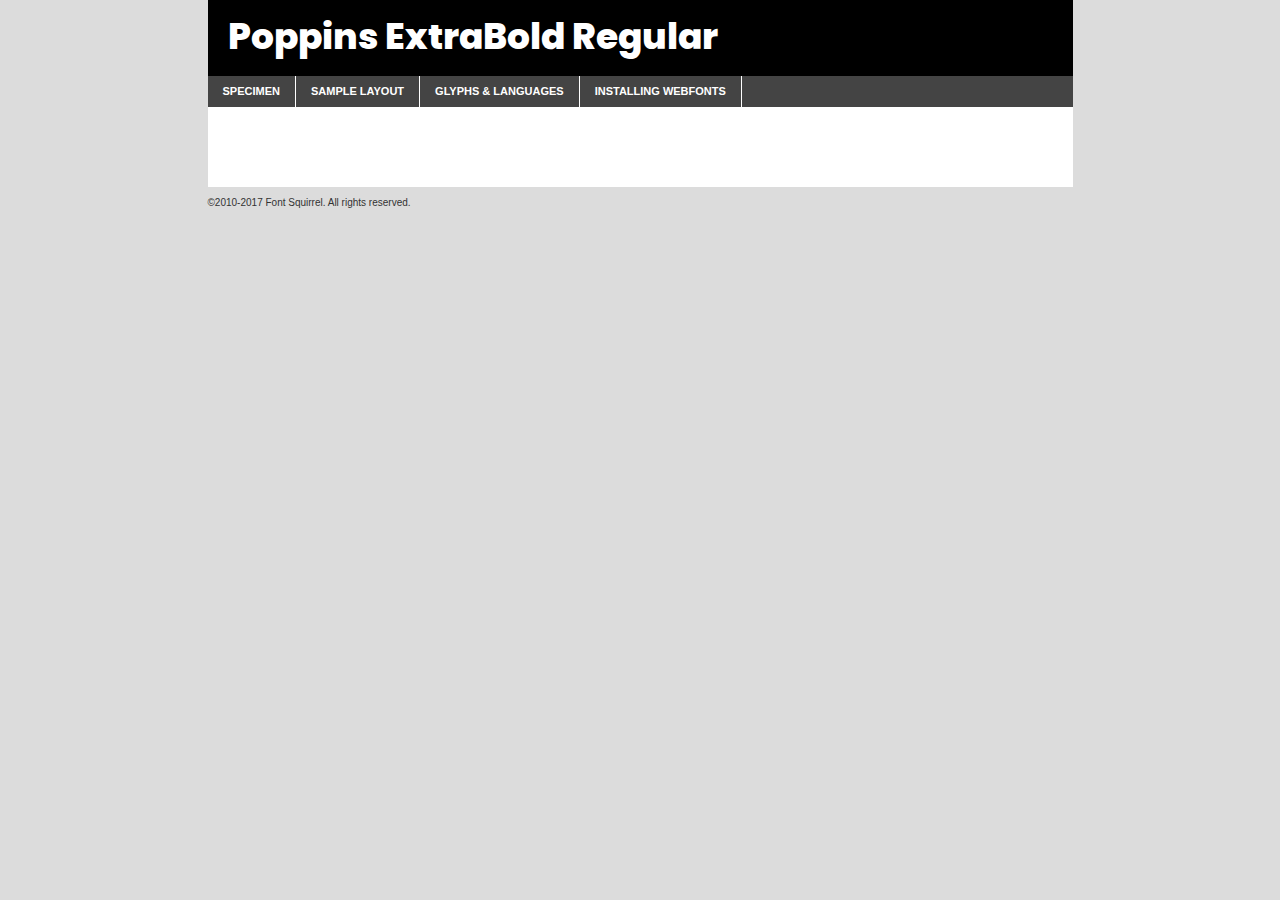
<file: landing-page/font/poppins-extrabold-demo.html>
<!DOCTYPE html PUBLIC "-//W3C//DTD XHTML 1.0 Transitional//EN"
        "http://www.w3.org/TR/xhtml1/DTD/xhtml1-transitional.dtd">

<html xmlns="http://www.w3.org/1999/xhtml" xml:lang="en" lang="en">
<head>
    <meta http-equiv="Content-Type" content="text/html; charset=utf-8"/>
    <script src="http://ajax.googleapis.com/ajax/libs/jquery/1.7.2/jquery.min.js" type="text/javascript" charset="utf-8"></script>
    <script type="text/javascript">
		(function($) {
			$.fn.easyTabs = function(option) {
				var param = jQuery.extend({ fadeSpeed: 'fast', defaultContent: 1, activeClass: 'active' }, option);
				$(this).each(function() {
					var thisId = '#' + this.id;
					if ( param.defaultContent == '' )
					{
						param.defaultContent = 1;
					}
					if ( typeof param.defaultContent == 'number' )
					{
						var defaultTab = $(thisId + ' .tabs li:eq(' + (param.defaultContent - 1) + ') a').attr('href').substr(1);
					}
					else
					{
						var defaultTab = param.defaultContent;
					}
					$(thisId + ' .tabs li a').each(function() {
						var tabToHide = $(this).attr('href').substr(1);
						$('#' + tabToHide).addClass('easytabs-tab-content');
					});
					hideAll();
					changeContent(defaultTab);

					function hideAll() {$(thisId + ' .easytabs-tab-content').hide();}

					function changeContent(tabId)
					{
						hideAll();
						$(thisId + ' .tabs li').removeClass(param.activeClass);
						$(thisId + ' .tabs li a[href=#' + tabId + ']').closest('li').addClass(param.activeClass);
						if ( param.fadeSpeed != 'none' )
						{
							$(thisId + ' #' + tabId).fadeIn(param.fadeSpeed);
						}
						else
						{
							$(thisId + ' #' + tabId).show();
						}
					}

					$(thisId + ' .tabs li').click(function() {
						var tabId = $(this).find('a').attr('href').substr(1);
						changeContent(tabId);
						return false;
					});
				});
			}
		})(jQuery);
    </script>
    <link rel="stylesheet" href="specimen_files/specimen_stylesheet.css" type="text/css" charset="utf-8"/>
    <link rel="stylesheet" href="stylesheet.css" type="text/css" charset="utf-8"/>

    <style type="text/css">
        		body {
			font-family: 'poppinsextrabold';
        		}

            </style>

    <title>Poppins ExtraBold Regular Specimen</title>


    <script type="text/javascript" charset="utf-8">
		$(document).ready(function() {
			$('#container').easyTabs({ defaultContent: 1 });
		});
    </script>
</head>

<body>
<div id="container">
    <div id="header">
		Poppins ExtraBold Regular    </div>
    <ul class="tabs">
        <li><a href="#specimen">Specimen</a></li>
        <li><a href="#layout">Sample Layout</a></li>
		        <li><a href="#glyphs">Glyphs &amp; Languages</a></li>
        <li><a href="#installing">Installing Webfonts</a></li>

    </ul>

    <div id="main_content">


        <div id="specimen">

            <div class="section">
                <div class="grid12 firstcol">
                    <div class="huge">AaBb</div>
                </div>
            </div>

            <div class="section">
                <div class="glyph_range">A&#x200B;B&#x200b;C&#x200b;D&#x200b;E&#x200b;F&#x200b;G&#x200b;H&#x200b;I&#x200b;J&#x200b;K&#x200b;L&#x200b;M&#x200b;N&#x200b;O&#x200b;P&#x200b;Q&#x200b;R&#x200b;S&#x200b;T&#x200b;U&#x200b;V&#x200b;W&#x200b;X&#x200b;Y&#x200b;Z&#x200b;a&#x200b;b&#x200b;c&#x200b;d&#x200b;e&#x200b;f&#x200b;g&#x200b;h&#x200b;i&#x200b;j&#x200b;k&#x200b;l&#x200b;m&#x200b;n&#x200b;o&#x200b;p&#x200b;q&#x200b;r&#x200b;s&#x200b;t&#x200b;u&#x200b;v&#x200b;w&#x200b;x&#x200b;y&#x200b;z&#x200b;1&#x200b;2&#x200b;3&#x200b;4&#x200b;5&#x200b;6&#x200b;7&#x200b;8&#x200b;9&#x200b;0&#x200b;&amp;&#x200b;.&#x200b;,&#x200b;?&#x200b;!&#x200b;&#64;&#x200b;(&#x200b;)&#x200b;#&#x200b;$&#x200b;%&#x200b;*&#x200b;+&#x200b;-&#x200b;=&#x200b;:&#x200b;;</div>
            </div>
            <div class="section">
                <div class="grid12 firstcol">
                    <table class="sample_table">
                        <tr>
                            <td>10</td>
                            <td class="size10">abcdefghijklmnopqrstuvwxyzABCDEFGHIJKLMNOPQRSTUVWXYZ0123456789abcdefghijklmnopqrstuvwxyzABCDEFGHIJKLMNOPQRSTUVWXYZ0123456789abcdefghijklmnopqrstuvwxyzABCDEFGHIJKLMNOPQRSTUVWXYZ</td>
                        </tr>
                        <tr>
                            <td>11</td>
                            <td class="size11">abcdefghijklmnopqrstuvwxyzABCDEFGHIJKLMNOPQRSTUVWXYZ0123456789abcdefghijklmnopqrstuvwxyzABCDEFGHIJKLMNOPQRSTUVWXYZ0123456789abcdefghijklmnopqrstuvwxyzABCDEFGHIJKLMNOPQRSTUVWXYZ</td>
                        </tr>
                        <tr>
                            <td>12</td>
                            <td class="size12">abcdefghijklmnopqrstuvwxyzABCDEFGHIJKLMNOPQRSTUVWXYZ0123456789abcdefghijklmnopqrstuvwxyzABCDEFGHIJKLMNOPQRSTUVWXYZ0123456789abcdefghijklmnopqrstuvwxyzABCDEFGHIJKLMNOPQRSTUVWXYZ</td>
                        </tr>
                        <tr>
                            <td>13</td>
                            <td class="size13">abcdefghijklmnopqrstuvwxyzABCDEFGHIJKLMNOPQRSTUVWXYZ0123456789abcdefghijklmnopqrstuvwxyzABCDEFGHIJKLMNOPQRSTUVWXYZ0123456789abcdefghijklmnopqrstuvwxyzABCDEFGHIJKLMNOPQRSTUVWXYZ</td>
                        </tr>
                        <tr>
                            <td>14</td>
                            <td class="size14">abcdefghijklmnopqrstuvwxyzABCDEFGHIJKLMNOPQRSTUVWXYZ0123456789abcdefghijklmnopqrstuvwxyzABCDEFGHIJKLMNOPQRSTUVWXYZ0123456789abcdefghijklmnopqrstuvwxyzABCDEFGHIJKLMNOPQRSTUVWXYZ</td>
                        </tr>
                        <tr>
                            <td>16</td>
                            <td class="size16">abcdefghijklmnopqrstuvwxyzABCDEFGHIJKLMNOPQRSTUVWXYZ0123456789abcdefghijklmnopqrstuvwxyzABCDEFGHIJKLMNOPQRSTUVWXYZ</td>
                        </tr>
                        <tr>
                            <td>18</td>
                            <td class="size18">abcdefghijklmnopqrstuvwxyzABCDEFGHIJKLMNOPQRSTUVWXYZ0123456789abcdefghijklmnopqrstuvwxyzABCDEFGHIJKLMNOPQRSTUVWXYZ</td>
                        </tr>
                        <tr>
                            <td>20</td>
                            <td class="size20">abcdefghijklmnopqrstuvwxyzABCDEFGHIJKLMNOPQRSTUVWXYZ0123456789abcdefghijklmnopqrstuvwxyzABCDEFGHIJKLMNOPQRSTUVWXYZ</td>
                        </tr>
                        <tr>
                            <td>24</td>
                            <td class="size24">abcdefghijklmnopqrstuvwxyzABCDEFGHIJKLMNOPQRSTUVWXYZ0123456789abcdefghijklmnopqrstuvwxyzABCDEFGHIJKLMNOPQRSTUVWXYZ</td>
                        </tr>
                        <tr>
                            <td>30</td>
                            <td class="size30">abcdefghijklmnopqrstuvwxyzABCDEFGHIJKLMNOPQRSTUVWXYZ0123456789abcdefghijklmnopqrstuvwxyzABCDEFGHIJKLMNOPQRSTUVWXYZ</td>
                        </tr>
                        <tr>
                            <td>36</td>
                            <td class="size36">abcdefghijklmnopqrstuvwxyzABCDEFGHIJKLMNOPQRSTUVWXYZ0123456789abcdefghijklmnopqrstuvwxyzABCDEFGHIJKLMNOPQRSTUVWXYZ</td>
                        </tr>
                        <tr>
                            <td>48</td>
                            <td class="size48">abcdefghijklmnopqrstuvwxyzABCDEFGHIJKLMNOPQRSTUVWXYZ0123456789abcdefghijklmnopqrstuvwxyzABCDEFGHIJKLMNOPQRSTUVWXYZ</td>
                        </tr>
                        <tr>
                            <td>60</td>
                            <td class="size60">abcdefghijklmnopqrstuvwxyzABCDEFGHIJKLMNOPQRSTUVWXYZ0123456789abcdefghijklmnopqrstuvwxyzABCDEFGHIJKLMNOPQRSTUVWXYZ</td>
                        </tr>
                        <tr>
                            <td>72</td>
                            <td class="size72">abcdefghijklmnopqrstuvwxyzABCDEFGHIJKLMNOPQRSTUVWXYZ0123456789abcdefghijklmnopqrstuvwxyzABCDEFGHIJKLMNOPQRSTUVWXYZ</td>
                        </tr>
                        <tr>
                            <td>90</td>
                            <td class="size90">abcdefghijklmnopqrstuvwxyzABCDEFGHIJKLMNOPQRSTUVWXYZ0123456789abcdefghijklmnopqrstuvwxyzABCDEFGHIJKLMNOPQRSTUVWXYZ</td>
                        </tr>
                    </table>

                </div>

            </div>


            <div class="section" id="bodycomparison">


                <div id="xheight">
                    <div class="fontbody">&#x25FC;&#x25FC;&#x25FC;&#x25FC;&#x25FC;&#x25FC;&#x25FC;&#x25FC;&#x25FC;&#x25FC;&#x25FC;&#x25FC;&#x25FC;&#x25FC;&#x25FC;&#x25FC;&#x25FC;&#x25FC;&#x25FC;&#x25FC;&#x25FC;&#x25FC;&#x25FC;&#x25FC;&#x25FC;&#x25FC;&#x25FC;&#x25FC;&#x25FC;&#x25FC;&#x25FC;&#x25FC;&#x25FC;&#x25FC;&#x25FC;&#x25FC;&#x25FC;&#x25FC;&#x25FC;&#x25FC;&#x25FC;&#x25FC;&#x25FC;&#x25FC;&#x25FC;&#x25FC;&#x25FC;&#x25FC;&#x25FC;&#x25FC;&#x25FC;&#x25FC;&#x25FC;&#x25FC;&#x25FC;&#x25FC;&#x25FC;&#x25FC;&#x25FC;&#x25FC;&#x25FC;&#x25FC;&#x25FC;&#x25FC;&#x25FC;&#x25FC;&#x25FC;&#x25FC;&#x25FC;&#x25FC;&#x25FC;&#x25FC;&#x25FC;&#x25FC;&#x25FC;&#x25FC;&#x25FC;&#x25FC;&#x25FC;&#x25FC;&#x25FC;&#x25FC;&#x25FC;&#x25FC;&#x25FC;&#x25FC;&#x25FC;&#x25FC;&#x25FC;&#x25FC;&#x25FC;&#x25FC;&#x25FC;&#x25FC;&#x25FC;&#x25FC;&#x25FC;&#x25FC;&#x25FC;body</div>
                    <div class="arialbody">body</div>
                    <div class="verdanabody">body</div>
                    <div class="georgiabody">body</div>
                </div>
                <div class="fontbody" style="z-index:1">
                    body<span>Poppins ExtraBold Regular</span>
                </div>
                <div class="arialbody" style="z-index:1">
                    body<span>Arial</span>
                </div>
                <div class="verdanabody" style="z-index:1">
                    body<span>Verdana</span>
                </div>
                <div class="georgiabody" style="z-index:1">
                    body<span>Georgia</span>
                </div>


            </div>


            <div class="section psample psample_row1" id="">

                <div class="grid2 firstcol">
                    <p class="size10"><span>10.</span>Aenean lacinia bibendum nulla sed consectetur. Fusce dapibus, tellus ac cursus commodo, tortor mauris condimentum nibh, ut fermentum massa justo sit amet risus. Nullam id dolor id nibh ultricies vehicula ut id elit. Cum sociis natoque penatibus et magnis dis parturient montes, nascetur ridiculus mus. Nulla vitae elit libero, a pharetra augue.</p>

                </div>
                <div class="grid3">
                    <p class="size11"><span>11.</span>Aenean lacinia bibendum nulla sed consectetur. Fusce dapibus, tellus ac cursus commodo, tortor mauris condimentum nibh, ut fermentum massa justo sit amet risus. Nullam id dolor id nibh ultricies vehicula ut id elit. Cum sociis natoque penatibus et magnis dis parturient montes, nascetur ridiculus mus. Nulla vitae elit libero, a pharetra augue.</p>

                </div>
                <div class="grid3">
                    <p class="size12"><span>12.</span>Aenean lacinia bibendum nulla sed consectetur. Fusce dapibus, tellus ac cursus commodo, tortor mauris condimentum nibh, ut fermentum massa justo sit amet risus. Nullam id dolor id nibh ultricies vehicula ut id elit. Cum sociis natoque penatibus et magnis dis parturient montes, nascetur ridiculus mus. Nulla vitae elit libero, a pharetra augue.</p>

                </div>
                <div class="grid4">
                    <p class="size13"><span>13.</span>Aenean lacinia bibendum nulla sed consectetur. Fusce dapibus, tellus ac cursus commodo, tortor mauris condimentum nibh, ut fermentum massa justo sit amet risus. Nullam id dolor id nibh ultricies vehicula ut id elit. Cum sociis natoque penatibus et magnis dis parturient montes, nascetur ridiculus mus. Nulla vitae elit libero, a pharetra augue.</p>

                </div>
                <div class="white_blend"></div>

            </div>
            <div class="section psample psample_row2" id="">
                <div class="grid3 firstcol">
                    <p class="size14"><span>14.</span>Aenean lacinia bibendum nulla sed consectetur. Fusce dapibus, tellus ac cursus commodo, tortor mauris condimentum nibh, ut fermentum massa justo sit amet risus. Nullam id dolor id nibh ultricies vehicula ut id elit. Cum sociis natoque penatibus et magnis dis parturient montes, nascetur ridiculus mus. Nulla vitae elit libero, a pharetra augue.</p>

                </div>
                <div class="grid4">
                    <p class="size16"><span>16.</span>Aenean lacinia bibendum nulla sed consectetur. Fusce dapibus, tellus ac cursus commodo, tortor mauris condimentum nibh, ut fermentum massa justo sit amet risus. Nullam id dolor id nibh ultricies vehicula ut id elit. Cum sociis natoque penatibus et magnis dis parturient montes, nascetur ridiculus mus. Nulla vitae elit libero, a pharetra augue.</p>

                </div>
                <div class="grid5">
                    <p class="size18"><span>18.</span>Aenean lacinia bibendum nulla sed consectetur. Fusce dapibus, tellus ac cursus commodo, tortor mauris condimentum nibh, ut fermentum massa justo sit amet risus. Nullam id dolor id nibh ultricies vehicula ut id elit. Cum sociis natoque penatibus et magnis dis parturient montes, nascetur ridiculus mus. Nulla vitae elit libero, a pharetra augue.</p>

                </div>

                <div class="white_blend"></div>

            </div>

            <div class="section psample psample_row3" id="">
                <div class="grid5 firstcol">
                    <p class="size20"><span>20.</span>Aenean lacinia bibendum nulla sed consectetur. Fusce dapibus, tellus ac cursus commodo, tortor mauris condimentum nibh, ut fermentum massa justo sit amet risus. Nullam id dolor id nibh ultricies vehicula ut id elit. Cum sociis natoque penatibus et magnis dis parturient montes, nascetur ridiculus mus. Nulla vitae elit libero, a pharetra augue.</p>
                </div>
                <div class="grid7">
                    <p class="size24"><span>24.</span>Aenean lacinia bibendum nulla sed consectetur. Fusce dapibus, tellus ac cursus commodo, tortor mauris condimentum nibh, ut fermentum massa justo sit amet risus. Nullam id dolor id nibh ultricies vehicula ut id elit. Cum sociis natoque penatibus et magnis dis parturient montes, nascetur ridiculus mus. Nulla vitae elit libero, a pharetra augue.</p>
                </div>

                <div class="white_blend"></div>

            </div>

            <div class="section psample psample_row4" id="">
                <div class="grid12 firstcol">
                    <p class="size30"><span>30.</span>Aenean lacinia bibendum nulla sed consectetur. Fusce dapibus, tellus ac cursus commodo, tortor mauris condimentum nibh, ut fermentum massa justo sit amet risus. Nullam id dolor id nibh ultricies vehicula ut id elit. Cum sociis natoque penatibus et magnis dis parturient montes, nascetur ridiculus mus. Nulla vitae elit libero, a pharetra augue.</p>
                </div>
                <div class="white_blend"></div>

            </div>


            <div class="section psample psample_row1 fullreverse">
                <div class="grid2 firstcol">
                    <p class="size10"><span>10.</span>Aenean lacinia bibendum nulla sed consectetur. Fusce dapibus, tellus ac cursus commodo, tortor mauris condimentum nibh, ut fermentum massa justo sit amet risus. Nullam id dolor id nibh ultricies vehicula ut id elit. Cum sociis natoque penatibus et magnis dis parturient montes, nascetur ridiculus mus. Nulla vitae elit libero, a pharetra augue.</p>

                </div>
                <div class="grid3">
                    <p class="size11"><span>11.</span>Aenean lacinia bibendum nulla sed consectetur. Fusce dapibus, tellus ac cursus commodo, tortor mauris condimentum nibh, ut fermentum massa justo sit amet risus. Nullam id dolor id nibh ultricies vehicula ut id elit. Cum sociis natoque penatibus et magnis dis parturient montes, nascetur ridiculus mus. Nulla vitae elit libero, a pharetra augue.</p>

                </div>
                <div class="grid3">
                    <p class="size12"><span>12.</span>Aenean lacinia bibendum nulla sed consectetur. Fusce dapibus, tellus ac cursus commodo, tortor mauris condimentum nibh, ut fermentum massa justo sit amet risus. Nullam id dolor id nibh ultricies vehicula ut id elit. Cum sociis natoque penatibus et magnis dis parturient montes, nascetur ridiculus mus. Nulla vitae elit libero, a pharetra augue.</p>

                </div>
                <div class="grid4">
                    <p class="size13"><span>13.</span>Aenean lacinia bibendum nulla sed consectetur. Fusce dapibus, tellus ac cursus commodo, tortor mauris condimentum nibh, ut fermentum massa justo sit amet risus. Nullam id dolor id nibh ultricies vehicula ut id elit. Cum sociis natoque penatibus et magnis dis parturient montes, nascetur ridiculus mus. Nulla vitae elit libero, a pharetra augue.</p>

                </div>
                <div class="black_blend"></div>

            </div>

            <div class="section psample psample_row2 fullreverse">
                <div class="grid3 firstcol">
                    <p class="size14"><span>14.</span>Aenean lacinia bibendum nulla sed consectetur. Fusce dapibus, tellus ac cursus commodo, tortor mauris condimentum nibh, ut fermentum massa justo sit amet risus. Nullam id dolor id nibh ultricies vehicula ut id elit. Cum sociis natoque penatibus et magnis dis parturient montes, nascetur ridiculus mus. Nulla vitae elit libero, a pharetra augue.</p>

                </div>
                <div class="grid4">
                    <p class="size16"><span>16.</span>Aenean lacinia bibendum nulla sed consectetur. Fusce dapibus, tellus ac cursus commodo, tortor mauris condimentum nibh, ut fermentum massa justo sit amet risus. Nullam id dolor id nibh ultricies vehicula ut id elit. Cum sociis natoque penatibus et magnis dis parturient montes, nascetur ridiculus mus. Nulla vitae elit libero, a pharetra augue.</p>

                </div>
                <div class="grid5">
                    <p class="size18"><span>18.</span>Aenean lacinia bibendum nulla sed consectetur. Fusce dapibus, tellus ac cursus commodo, tortor mauris condimentum nibh, ut fermentum massa justo sit amet risus. Nullam id dolor id nibh ultricies vehicula ut id elit. Cum sociis natoque penatibus et magnis dis parturient montes, nascetur ridiculus mus. Nulla vitae elit libero, a pharetra augue.</p>

                </div>
                <div class="black_blend"></div>

            </div>

            <div class="section psample fullreverse psample_row3" id="">
                <div class="grid5 firstcol">
                    <p class="size20"><span>20.</span>Aenean lacinia bibendum nulla sed consectetur. Fusce dapibus, tellus ac cursus commodo, tortor mauris condimentum nibh, ut fermentum massa justo sit amet risus. Nullam id dolor id nibh ultricies vehicula ut id elit. Cum sociis natoque penatibus et magnis dis parturient montes, nascetur ridiculus mus. Nulla vitae elit libero, a pharetra augue.</p>
                </div>
                <div class="grid7">
                    <p class="size24"><span>24.</span>Aenean lacinia bibendum nulla sed consectetur. Fusce dapibus, tellus ac cursus commodo, tortor mauris condimentum nibh, ut fermentum massa justo sit amet risus. Nullam id dolor id nibh ultricies vehicula ut id elit. Cum sociis natoque penatibus et magnis dis parturient montes, nascetur ridiculus mus. Nulla vitae elit libero, a pharetra augue.</p>
                </div>

                <div class="black_blend"></div>

            </div>

            <div class="section psample fullreverse psample_row4" id="" style="border-bottom: 20px #000 solid;">
                <div class="grid12 firstcol">
                    <p class="size30"><span>30.</span>Aenean lacinia bibendum nulla sed consectetur. Fusce dapibus, tellus ac cursus commodo, tortor mauris condimentum nibh, ut fermentum massa justo sit amet risus. Nullam id dolor id nibh ultricies vehicula ut id elit. Cum sociis natoque penatibus et magnis dis parturient montes, nascetur ridiculus mus. Nulla vitae elit libero, a pharetra augue.</p>
                </div>
                <div class="black_blend"></div>

            </div>


        </div>

        <div id="layout">

            <div class="section">

                <div class="grid12 firstcol">
                    <h1>Lorem Ipsum Dolor</h1>
                    <h2>Etiam porta sem malesuada magna mollis euismod</h2>

                    <p class="byline">By <a href="#link">Aenean Lacinia</a></p>
                </div>
            </div>
            <div class="section">
                <div class="grid8 firstcol">
                    <p class="large">Donec sed odio dui. Morbi leo risus, porta ac consectetur ac, vestibulum at eros. Fusce dapibus, tellus ac cursus commodo, tortor mauris condimentum nibh, ut fermentum massa justo sit amet risus. </p>


                    <h3>Pellentesque ornare sem</h3>

                    <p>Maecenas sed diam eget risus varius blandit sit amet non magna. Maecenas faucibus mollis interdum. Donec ullamcorper nulla non metus auctor fringilla. Nullam id dolor id nibh ultricies vehicula ut id elit. Nullam id dolor id nibh ultricies vehicula ut id elit. </p>

                    <p>Aenean eu leo quam. Pellentesque ornare sem lacinia quam venenatis vestibulum. Lorem ipsum dolor sit amet, consectetur adipiscing elit. Cum sociis natoque penatibus et magnis dis parturient montes, nascetur ridiculus mus. </p>

                    <p>Nulla vitae elit libero, a pharetra augue. Praesent commodo cursus magna, vel scelerisque nisl consectetur et. Aenean lacinia bibendum nulla sed consectetur. </p>

                    <p>Nullam quis risus eget urna mollis ornare vel eu leo. Nullam quis risus eget urna mollis ornare vel eu leo. Maecenas sed diam eget risus varius blandit sit amet non magna. Donec ullamcorper nulla non metus auctor fringilla. </p>

                    <h3>Cras mattis consectetur</h3>

                    <p>Aenean eu leo quam. Pellentesque ornare sem lacinia quam venenatis vestibulum. Aenean lacinia bibendum nulla sed consectetur. Integer posuere erat a ante venenatis dapibus posuere velit aliquet. Cras mattis consectetur purus sit amet fermentum. </p>

                    <p>Nullam id dolor id nibh ultricies vehicula ut id elit. Nullam quis risus eget urna mollis ornare vel eu leo. Cras mattis consectetur purus sit amet fermentum.</p>
                </div>

                <div class="grid4 sidebar">

                    <div class="box reverse">
                        <p class="last">Nullam quis risus eget urna mollis ornare vel eu leo. Donec ullamcorper nulla non metus auctor fringilla. Cras mattis consectetur purus sit amet fermentum. Sed posuere consectetur est at lobortis. Lorem ipsum dolor sit amet, consectetur adipiscing elit. </p>
                    </div>

                    <p class="caption">Maecenas sed diam eget risus varius.</p>

                    <p>Vestibulum id ligula porta felis euismod semper. Integer posuere erat a ante venenatis dapibus posuere velit aliquet. Vestibulum id ligula porta felis euismod semper. Sed posuere consectetur est at lobortis. Maecenas sed diam eget risus varius blandit sit amet non magna. Fusce dapibus, tellus ac cursus commodo, tortor mauris condimentum nibh, ut fermentum massa justo sit amet risus. </p>


                    <p>Duis mollis, est non commodo luctus, nisi erat porttitor ligula, eget lacinia odio sem nec elit. Aenean lacinia bibendum nulla sed consectetur. Vivamus sagittis lacus vel augue laoreet rutrum faucibus dolor auctor. Aenean lacinia bibendum nulla sed consectetur. Nullam quis risus eget urna mollis ornare vel eu leo. </p>

                    <p>Praesent commodo cursus magna, vel scelerisque nisl consectetur et. Donec ullamcorper nulla non metus auctor fringilla. Maecenas faucibus mollis interdum. Fusce dapibus, tellus ac cursus commodo, tortor mauris condimentum nibh, ut fermentum massa justo sit amet risus. </p>

                </div>
            </div>

        </div>


		

        <div id="glyphs">
            <div class="section">
                <div class="grid12 firstcol">

                    <h1>Language Support</h1>
                    <p>The subset of Poppins ExtraBold Regular in this kit supports the following languages:<br/>

						Albanian, Basque, Breton, Chamorro, Danish, Dutch, English, Faroese, Finnish, French, Frisian, Galician, German, Icelandic, Italian, Malagasy, Norwegian, Portuguese, Spanish, Alsatian, Aragonese, Arapaho, Arrernte, Asturian, Aymara, Bislama, Cebuano, Corsican, Fijian, French_creole, Genoese, Gilbertese, Greenlandic, Haitian_creole, Hiligaynon, Hmong, Hopi, Ibanag, Iloko_ilokano, Indonesian, Interglossa_glosa, Interlingua, Irish_gaelic, Jerriais, Lojban, Lombard, Luxembourgeois, Manx, Mohawk, Norfolk_pitcairnese, Occitan, Oromo, Pangasinan, Papiamento, Piedmontese, Potawatomi, Rhaeto-romance, Romansh, Rotokas, Sami_lule, Samoan, Sardinian, Scots_gaelic, Seychelles_creole, Shona, Sicilian, Somali, Southern_ndebele, Swahili, Swati_swazi, Tagalog_filipino_pilipino, Tetum, Tok_pisin, Uyghur_latinized, Volapuk, Walloon, Warlpiri, Xhosa, Yapese, Zulu, Latinbasic, Ubasic, Demo                    </p>
                    <h1>Glyph Chart</h1>
                    <p>The subset of Poppins ExtraBold Regular in this kit includes all the glyphs listed below. Unicode entities are included above each glyph to help you insert individual characters into your layout.</p>
                    <div id="glyph_chart">

																																	                                <div><p>&amp;#13;</p>&#13;</div>
																				                                <div><p>&amp;#32;</p>&#32;</div>
																				                                <div><p>&amp;#33;</p>&#33;</div>
																				                                <div><p>&amp;#34;</p>&#34;</div>
																				                                <div><p>&amp;#35;</p>&#35;</div>
																				                                <div><p>&amp;#36;</p>&#36;</div>
																				                                <div><p>&amp;#37;</p>&#37;</div>
																				                                <div><p>&amp;#38;</p>&#38;</div>
																				                                <div><p>&amp;#39;</p>&#39;</div>
																				                                <div><p>&amp;#40;</p>&#40;</div>
																				                                <div><p>&amp;#41;</p>&#41;</div>
																				                                <div><p>&amp;#42;</p>&#42;</div>
																				                                <div><p>&amp;#43;</p>&#43;</div>
																				                                <div><p>&amp;#44;</p>&#44;</div>
																				                                <div><p>&amp;#45;</p>&#45;</div>
																				                                <div><p>&amp;#46;</p>&#46;</div>
																				                                <div><p>&amp;#47;</p>&#47;</div>
																				                                <div><p>&amp;#48;</p>&#48;</div>
																				                                <div><p>&amp;#49;</p>&#49;</div>
																				                                <div><p>&amp;#50;</p>&#50;</div>
																				                                <div><p>&amp;#51;</p>&#51;</div>
																				                                <div><p>&amp;#52;</p>&#52;</div>
																				                                <div><p>&amp;#53;</p>&#53;</div>
																				                                <div><p>&amp;#54;</p>&#54;</div>
																				                                <div><p>&amp;#55;</p>&#55;</div>
																				                                <div><p>&amp;#56;</p>&#56;</div>
																				                                <div><p>&amp;#57;</p>&#57;</div>
																				                                <div><p>&amp;#58;</p>&#58;</div>
																				                                <div><p>&amp;#59;</p>&#59;</div>
																				                                <div><p>&amp;#60;</p>&#60;</div>
																				                                <div><p>&amp;#61;</p>&#61;</div>
																				                                <div><p>&amp;#62;</p>&#62;</div>
																				                                <div><p>&amp;#63;</p>&#63;</div>
																				                                <div><p>&amp;#64;</p>&#64;</div>
																				                                <div><p>&amp;#65;</p>&#65;</div>
																				                                <div><p>&amp;#66;</p>&#66;</div>
																				                                <div><p>&amp;#67;</p>&#67;</div>
																				                                <div><p>&amp;#68;</p>&#68;</div>
																				                                <div><p>&amp;#69;</p>&#69;</div>
																				                                <div><p>&amp;#70;</p>&#70;</div>
																				                                <div><p>&amp;#71;</p>&#71;</div>
																				                                <div><p>&amp;#72;</p>&#72;</div>
																				                                <div><p>&amp;#73;</p>&#73;</div>
																				                                <div><p>&amp;#74;</p>&#74;</div>
																				                                <div><p>&amp;#75;</p>&#75;</div>
																				                                <div><p>&amp;#76;</p>&#76;</div>
																				                                <div><p>&amp;#77;</p>&#77;</div>
																				                                <div><p>&amp;#78;</p>&#78;</div>
																				                                <div><p>&amp;#79;</p>&#79;</div>
																				                                <div><p>&amp;#80;</p>&#80;</div>
																				                                <div><p>&amp;#81;</p>&#81;</div>
																				                                <div><p>&amp;#82;</p>&#82;</div>
																				                                <div><p>&amp;#83;</p>&#83;</div>
																				                                <div><p>&amp;#84;</p>&#84;</div>
																				                                <div><p>&amp;#85;</p>&#85;</div>
																				                                <div><p>&amp;#86;</p>&#86;</div>
																				                                <div><p>&amp;#87;</p>&#87;</div>
																				                                <div><p>&amp;#88;</p>&#88;</div>
																				                                <div><p>&amp;#89;</p>&#89;</div>
																				                                <div><p>&amp;#90;</p>&#90;</div>
																				                                <div><p>&amp;#91;</p>&#91;</div>
																				                                <div><p>&amp;#92;</p>&#92;</div>
																				                                <div><p>&amp;#93;</p>&#93;</div>
																				                                <div><p>&amp;#94;</p>&#94;</div>
																				                                <div><p>&amp;#95;</p>&#95;</div>
																				                                <div><p>&amp;#96;</p>&#96;</div>
																				                                <div><p>&amp;#97;</p>&#97;</div>
																				                                <div><p>&amp;#98;</p>&#98;</div>
																				                                <div><p>&amp;#99;</p>&#99;</div>
																				                                <div><p>&amp;#100;</p>&#100;</div>
																				                                <div><p>&amp;#101;</p>&#101;</div>
																				                                <div><p>&amp;#102;</p>&#102;</div>
																				                                <div><p>&amp;#103;</p>&#103;</div>
																				                                <div><p>&amp;#104;</p>&#104;</div>
																				                                <div><p>&amp;#105;</p>&#105;</div>
																				                                <div><p>&amp;#106;</p>&#106;</div>
																				                                <div><p>&amp;#107;</p>&#107;</div>
																				                                <div><p>&amp;#108;</p>&#108;</div>
																				                                <div><p>&amp;#109;</p>&#109;</div>
																				                                <div><p>&amp;#110;</p>&#110;</div>
																				                                <div><p>&amp;#111;</p>&#111;</div>
																				                                <div><p>&amp;#112;</p>&#112;</div>
																				                                <div><p>&amp;#113;</p>&#113;</div>
																				                                <div><p>&amp;#114;</p>&#114;</div>
																				                                <div><p>&amp;#115;</p>&#115;</div>
																				                                <div><p>&amp;#116;</p>&#116;</div>
																				                                <div><p>&amp;#117;</p>&#117;</div>
																				                                <div><p>&amp;#118;</p>&#118;</div>
																				                                <div><p>&amp;#119;</p>&#119;</div>
																				                                <div><p>&amp;#120;</p>&#120;</div>
																				                                <div><p>&amp;#121;</p>&#121;</div>
																				                                <div><p>&amp;#122;</p>&#122;</div>
																				                                <div><p>&amp;#123;</p>&#123;</div>
																				                                <div><p>&amp;#124;</p>&#124;</div>
																				                                <div><p>&amp;#125;</p>&#125;</div>
																				                                <div><p>&amp;#126;</p>&#126;</div>
																				                                <div><p>&amp;#160;</p>&#160;</div>
																				                                <div><p>&amp;#161;</p>&#161;</div>
																				                                <div><p>&amp;#162;</p>&#162;</div>
																				                                <div><p>&amp;#163;</p>&#163;</div>
																				                                <div><p>&amp;#164;</p>&#164;</div>
																				                                <div><p>&amp;#165;</p>&#165;</div>
																				                                <div><p>&amp;#166;</p>&#166;</div>
																				                                <div><p>&amp;#167;</p>&#167;</div>
																				                                <div><p>&amp;#168;</p>&#168;</div>
																				                                <div><p>&amp;#169;</p>&#169;</div>
																				                                <div><p>&amp;#170;</p>&#170;</div>
																				                                <div><p>&amp;#171;</p>&#171;</div>
																				                                <div><p>&amp;#172;</p>&#172;</div>
																				                                <div><p>&amp;#173;</p>&#173;</div>
																				                                <div><p>&amp;#174;</p>&#174;</div>
																				                                <div><p>&amp;#175;</p>&#175;</div>
																				                                <div><p>&amp;#176;</p>&#176;</div>
																				                                <div><p>&amp;#177;</p>&#177;</div>
																				                                <div><p>&amp;#178;</p>&#178;</div>
																				                                <div><p>&amp;#179;</p>&#179;</div>
																				                                <div><p>&amp;#180;</p>&#180;</div>
																				                                <div><p>&amp;#181;</p>&#181;</div>
																				                                <div><p>&amp;#182;</p>&#182;</div>
																				                                <div><p>&amp;#183;</p>&#183;</div>
																				                                <div><p>&amp;#184;</p>&#184;</div>
																				                                <div><p>&amp;#185;</p>&#185;</div>
																				                                <div><p>&amp;#186;</p>&#186;</div>
																				                                <div><p>&amp;#187;</p>&#187;</div>
																				                                <div><p>&amp;#188;</p>&#188;</div>
																				                                <div><p>&amp;#189;</p>&#189;</div>
																				                                <div><p>&amp;#190;</p>&#190;</div>
																				                                <div><p>&amp;#191;</p>&#191;</div>
																				                                <div><p>&amp;#192;</p>&#192;</div>
																				                                <div><p>&amp;#193;</p>&#193;</div>
																				                                <div><p>&amp;#194;</p>&#194;</div>
																				                                <div><p>&amp;#195;</p>&#195;</div>
																				                                <div><p>&amp;#196;</p>&#196;</div>
																				                                <div><p>&amp;#197;</p>&#197;</div>
																				                                <div><p>&amp;#198;</p>&#198;</div>
																				                                <div><p>&amp;#199;</p>&#199;</div>
																				                                <div><p>&amp;#200;</p>&#200;</div>
																				                                <div><p>&amp;#201;</p>&#201;</div>
																				                                <div><p>&amp;#202;</p>&#202;</div>
																				                                <div><p>&amp;#203;</p>&#203;</div>
																				                                <div><p>&amp;#204;</p>&#204;</div>
																				                                <div><p>&amp;#205;</p>&#205;</div>
																				                                <div><p>&amp;#206;</p>&#206;</div>
																				                                <div><p>&amp;#207;</p>&#207;</div>
																				                                <div><p>&amp;#208;</p>&#208;</div>
																				                                <div><p>&amp;#209;</p>&#209;</div>
																				                                <div><p>&amp;#210;</p>&#210;</div>
																				                                <div><p>&amp;#211;</p>&#211;</div>
																				                                <div><p>&amp;#212;</p>&#212;</div>
																				                                <div><p>&amp;#213;</p>&#213;</div>
																				                                <div><p>&amp;#214;</p>&#214;</div>
																				                                <div><p>&amp;#215;</p>&#215;</div>
																				                                <div><p>&amp;#216;</p>&#216;</div>
																				                                <div><p>&amp;#217;</p>&#217;</div>
																				                                <div><p>&amp;#218;</p>&#218;</div>
																				                                <div><p>&amp;#219;</p>&#219;</div>
																				                                <div><p>&amp;#220;</p>&#220;</div>
																				                                <div><p>&amp;#221;</p>&#221;</div>
																				                                <div><p>&amp;#222;</p>&#222;</div>
																				                                <div><p>&amp;#223;</p>&#223;</div>
																				                                <div><p>&amp;#224;</p>&#224;</div>
																				                                <div><p>&amp;#225;</p>&#225;</div>
																				                                <div><p>&amp;#226;</p>&#226;</div>
																				                                <div><p>&amp;#227;</p>&#227;</div>
																				                                <div><p>&amp;#228;</p>&#228;</div>
																				                                <div><p>&amp;#229;</p>&#229;</div>
																				                                <div><p>&amp;#230;</p>&#230;</div>
																				                                <div><p>&amp;#231;</p>&#231;</div>
																				                                <div><p>&amp;#232;</p>&#232;</div>
																				                                <div><p>&amp;#233;</p>&#233;</div>
																				                                <div><p>&amp;#234;</p>&#234;</div>
																				                                <div><p>&amp;#235;</p>&#235;</div>
																				                                <div><p>&amp;#236;</p>&#236;</div>
																				                                <div><p>&amp;#237;</p>&#237;</div>
																				                                <div><p>&amp;#238;</p>&#238;</div>
																				                                <div><p>&amp;#239;</p>&#239;</div>
																				                                <div><p>&amp;#240;</p>&#240;</div>
																				                                <div><p>&amp;#241;</p>&#241;</div>
																				                                <div><p>&amp;#242;</p>&#242;</div>
																				                                <div><p>&amp;#243;</p>&#243;</div>
																				                                <div><p>&amp;#244;</p>&#244;</div>
																				                                <div><p>&amp;#245;</p>&#245;</div>
																				                                <div><p>&amp;#246;</p>&#246;</div>
																				                                <div><p>&amp;#247;</p>&#247;</div>
																				                                <div><p>&amp;#248;</p>&#248;</div>
																				                                <div><p>&amp;#249;</p>&#249;</div>
																				                                <div><p>&amp;#250;</p>&#250;</div>
																				                                <div><p>&amp;#251;</p>&#251;</div>
																				                                <div><p>&amp;#252;</p>&#252;</div>
																				                                <div><p>&amp;#253;</p>&#253;</div>
																				                                <div><p>&amp;#254;</p>&#254;</div>
																				                                <div><p>&amp;#255;</p>&#255;</div>
																				                                <div><p>&amp;#338;</p>&#338;</div>
																				                                <div><p>&amp;#339;</p>&#339;</div>
																				                                <div><p>&amp;#376;</p>&#376;</div>
																				                                <div><p>&amp;#710;</p>&#710;</div>
																				                                <div><p>&amp;#732;</p>&#732;</div>
																				                                <div><p>&amp;#8192;</p>&#8192;</div>
																				                                <div><p>&amp;#8193;</p>&#8193;</div>
																				                                <div><p>&amp;#8194;</p>&#8194;</div>
																				                                <div><p>&amp;#8195;</p>&#8195;</div>
																				                                <div><p>&amp;#8196;</p>&#8196;</div>
																				                                <div><p>&amp;#8197;</p>&#8197;</div>
																				                                <div><p>&amp;#8198;</p>&#8198;</div>
																				                                <div><p>&amp;#8199;</p>&#8199;</div>
																				                                <div><p>&amp;#8200;</p>&#8200;</div>
																				                                <div><p>&amp;#8201;</p>&#8201;</div>
																				                                <div><p>&amp;#8202;</p>&#8202;</div>
																				                                <div><p>&amp;#8208;</p>&#8208;</div>
																				                                <div><p>&amp;#8209;</p>&#8209;</div>
																				                                <div><p>&amp;#8210;</p>&#8210;</div>
																				                                <div><p>&amp;#8211;</p>&#8211;</div>
																				                                <div><p>&amp;#8212;</p>&#8212;</div>
																				                                <div><p>&amp;#8216;</p>&#8216;</div>
																				                                <div><p>&amp;#8217;</p>&#8217;</div>
																				                                <div><p>&amp;#8218;</p>&#8218;</div>
																				                                <div><p>&amp;#8220;</p>&#8220;</div>
																				                                <div><p>&amp;#8221;</p>&#8221;</div>
																				                                <div><p>&amp;#8222;</p>&#8222;</div>
																				                                <div><p>&amp;#8226;</p>&#8226;</div>
																				                                <div><p>&amp;#8230;</p>&#8230;</div>
																				                                <div><p>&amp;#8239;</p>&#8239;</div>
																				                                <div><p>&amp;#8249;</p>&#8249;</div>
																				                                <div><p>&amp;#8250;</p>&#8250;</div>
																				                                <div><p>&amp;#8287;</p>&#8287;</div>
																				                                <div><p>&amp;#8364;</p>&#8364;</div>
																				                                <div><p>&amp;#8482;</p>&#8482;</div>
																				                                <div><p>&amp;#9724;</p>&#9724;</div>
																				                                <div><p>&amp;#64257;</p>&#64257;</div>
																				                                <div><p>&amp;#64258;</p>&#64258;</div>
																																																										                    </div>
                </div>


            </div>
        </div>


        <div id="specs">

        </div>

        <div id="installing">
            <div class="section">
                <div class="grid7 firstcol">
                    <h1>Installing Webfonts</h1>

                    <p>Webfonts are supported by all major browser platforms but not all in the same way. There are currently four different font formats that must be included in order to target all browsers. This includes TTF, WOFF, EOT and SVG.</p>

                    <h2>1. Upload your webfonts</h2>
                    <p>You must upload your webfont kit to your website. They should be in or near the same directory as your CSS files.</p>

                    <h2>2. Include the webfont stylesheet</h2>
                    <p>A special CSS @font-face declaration helps the various browsers select the appropriate font it needs without causing you a bunch of headaches. Learn more about this syntax by reading the <a href="https://www.fontspring.com/blog/further-hardening-of-the-bulletproof-syntax">Fontspring blog post</a> about it. The code for it is as follows:</p>


                    <code>
                        @font-face{
                        font-family: 'MyWebFont';
                        src: url('WebFont.eot');
                        src: url('WebFont.eot?#iefix') format('embedded-opentype'),
                        url('WebFont.woff') format('woff'),
                        url('WebFont.ttf') format('truetype'),
                        url('WebFont.svg#webfont') format('svg');
                        }
                    </code>

                    <p>We've already gone ahead and generated the code for you. All you have to do is link to the stylesheet in your HTML, like this:</p>
                    <code>&lt;link rel=&quot;stylesheet&quot; href=&quot;stylesheet.css&quot; type=&quot;text/css&quot; charset=&quot;utf-8&quot; /&gt;</code>

                    <h2>3. Modify your own stylesheet</h2>
                    <p>To take advantage of your new fonts, you must tell your stylesheet to use them. Look at the original @font-face declaration above and find the property called "font-family." The name linked there will be what you use to reference the font. Prepend that webfont name to the font stack in the "font-family" property, inside the selector you want to change. For example:</p>
                    <code>p { font-family: 'WebFont', Arial, sans-serif; }</code>

                    <h2>4. Test</h2>
                    <p>Getting webfonts to work cross-browser <em>can</em> be tricky. Use the information in the sidebar to help you if you find that fonts aren't loading in a particular browser.</p>
                </div>

                <div class="grid5 sidebar">
                    <div class="box">
                        <h2>Troubleshooting<br/>Font-Face Problems</h2>
                        <p>Having trouble getting your webfonts to load in your new website? Here are some tips to sort out what might be the problem.</p>

                        <h3>Fonts not showing in any browser</h3>

                        <p>This sounds like you need to work on the plumbing. You either did not upload the fonts to the correct directory, or you did not link the fonts properly in the CSS. If you've confirmed that all this is correct and you still have a problem, take a look at your .htaccess file and see if requests are getting intercepted.</p>

                        <h3>Fonts not loading in iPhone or iPad</h3>

                        <p>The most common problem here is that you are serving the fonts from an IIS server. IIS refuses to serve files that have unknown MIME types. If that is the case, you must set the MIME type for SVG to "image/svg+xml" in the server settings. Follow these instructions from Microsoft if you need help.</p>

                        <h3>Fonts not loading in Firefox</h3>

                        <p>The primary reason for this failure? You are still using a version Firefox older than 3.5. So upgrade already! If that isn't it, then you are very likely serving fonts from a different domain. Firefox requires that all font assets be served from the same domain. Lastly it is possible that you need to add WOFF to your list of MIME types (if you are serving via IIS.)</p>

                        <h3>Fonts not loading in IE</h3>

                        <p>Are you looking at Internet Explorer on an actual Windows machine or are you cheating by using a service like Adobe BrowserLab? Many of these screenshot services do not render @font-face for IE. Best to test it on a real machine.</p>

                        <h3>Fonts not loading in IE9</h3>

                        <p>IE9, like Firefox, requires that fonts be served from the same domain as the website. Make sure that is the case.</p>
                    </div>
                </div>
            </div>

        </div>

    </div>
    <div id="footer">
        <p>&copy;2010-2017 Font Squirrel. All rights reserved.</p>
    </div>
</div>
</body>
</html>
</file>
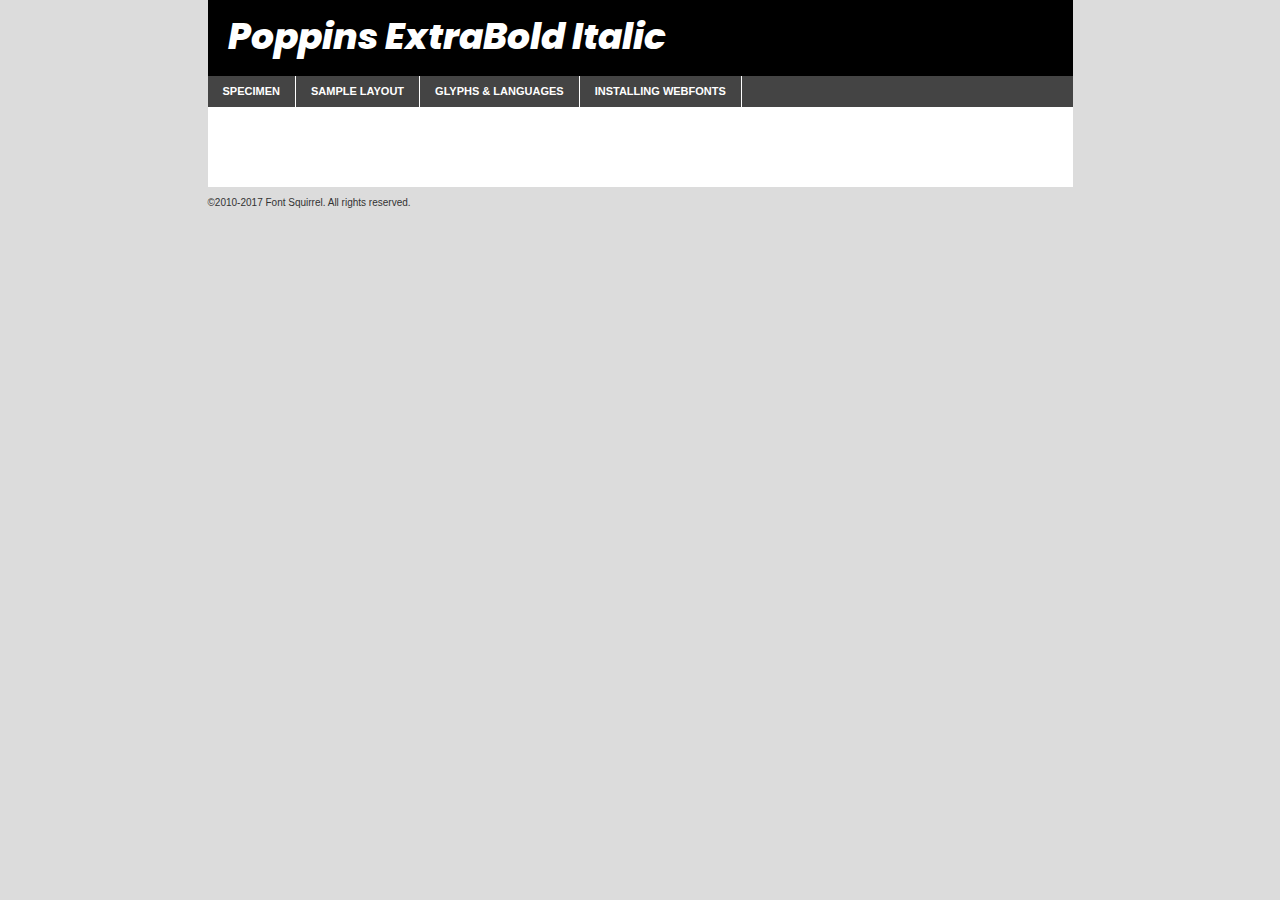
<file: landing-page/font/poppins-extrabolditalic-demo.html>
<!DOCTYPE html PUBLIC "-//W3C//DTD XHTML 1.0 Transitional//EN"
        "http://www.w3.org/TR/xhtml1/DTD/xhtml1-transitional.dtd">

<html xmlns="http://www.w3.org/1999/xhtml" xml:lang="en" lang="en">
<head>
    <meta http-equiv="Content-Type" content="text/html; charset=utf-8"/>
    <script src="http://ajax.googleapis.com/ajax/libs/jquery/1.7.2/jquery.min.js" type="text/javascript" charset="utf-8"></script>
    <script type="text/javascript">
		(function($) {
			$.fn.easyTabs = function(option) {
				var param = jQuery.extend({ fadeSpeed: 'fast', defaultContent: 1, activeClass: 'active' }, option);
				$(this).each(function() {
					var thisId = '#' + this.id;
					if ( param.defaultContent == '' )
					{
						param.defaultContent = 1;
					}
					if ( typeof param.defaultContent == 'number' )
					{
						var defaultTab = $(thisId + ' .tabs li:eq(' + (param.defaultContent - 1) + ') a').attr('href').substr(1);
					}
					else
					{
						var defaultTab = param.defaultContent;
					}
					$(thisId + ' .tabs li a').each(function() {
						var tabToHide = $(this).attr('href').substr(1);
						$('#' + tabToHide).addClass('easytabs-tab-content');
					});
					hideAll();
					changeContent(defaultTab);

					function hideAll() {$(thisId + ' .easytabs-tab-content').hide();}

					function changeContent(tabId)
					{
						hideAll();
						$(thisId + ' .tabs li').removeClass(param.activeClass);
						$(thisId + ' .tabs li a[href=#' + tabId + ']').closest('li').addClass(param.activeClass);
						if ( param.fadeSpeed != 'none' )
						{
							$(thisId + ' #' + tabId).fadeIn(param.fadeSpeed);
						}
						else
						{
							$(thisId + ' #' + tabId).show();
						}
					}

					$(thisId + ' .tabs li').click(function() {
						var tabId = $(this).find('a').attr('href').substr(1);
						changeContent(tabId);
						return false;
					});
				});
			}
		})(jQuery);
    </script>
    <link rel="stylesheet" href="specimen_files/specimen_stylesheet.css" type="text/css" charset="utf-8"/>
    <link rel="stylesheet" href="stylesheet.css" type="text/css" charset="utf-8"/>

    <style type="text/css">
        		body {
			font-family: 'poppinsextrabold_italic';
        		}

            </style>

    <title>Poppins ExtraBold Italic Specimen</title>


    <script type="text/javascript" charset="utf-8">
		$(document).ready(function() {
			$('#container').easyTabs({ defaultContent: 1 });
		});
    </script>
</head>

<body>
<div id="container">
    <div id="header">
		Poppins ExtraBold Italic    </div>
    <ul class="tabs">
        <li><a href="#specimen">Specimen</a></li>
        <li><a href="#layout">Sample Layout</a></li>
		        <li><a href="#glyphs">Glyphs &amp; Languages</a></li>
        <li><a href="#installing">Installing Webfonts</a></li>

    </ul>

    <div id="main_content">


        <div id="specimen">

            <div class="section">
                <div class="grid12 firstcol">
                    <div class="huge">AaBb</div>
                </div>
            </div>

            <div class="section">
                <div class="glyph_range">A&#x200B;B&#x200b;C&#x200b;D&#x200b;E&#x200b;F&#x200b;G&#x200b;H&#x200b;I&#x200b;J&#x200b;K&#x200b;L&#x200b;M&#x200b;N&#x200b;O&#x200b;P&#x200b;Q&#x200b;R&#x200b;S&#x200b;T&#x200b;U&#x200b;V&#x200b;W&#x200b;X&#x200b;Y&#x200b;Z&#x200b;a&#x200b;b&#x200b;c&#x200b;d&#x200b;e&#x200b;f&#x200b;g&#x200b;h&#x200b;i&#x200b;j&#x200b;k&#x200b;l&#x200b;m&#x200b;n&#x200b;o&#x200b;p&#x200b;q&#x200b;r&#x200b;s&#x200b;t&#x200b;u&#x200b;v&#x200b;w&#x200b;x&#x200b;y&#x200b;z&#x200b;1&#x200b;2&#x200b;3&#x200b;4&#x200b;5&#x200b;6&#x200b;7&#x200b;8&#x200b;9&#x200b;0&#x200b;&amp;&#x200b;.&#x200b;,&#x200b;?&#x200b;!&#x200b;&#64;&#x200b;(&#x200b;)&#x200b;#&#x200b;$&#x200b;%&#x200b;*&#x200b;+&#x200b;-&#x200b;=&#x200b;:&#x200b;;</div>
            </div>
            <div class="section">
                <div class="grid12 firstcol">
                    <table class="sample_table">
                        <tr>
                            <td>10</td>
                            <td class="size10">abcdefghijklmnopqrstuvwxyzABCDEFGHIJKLMNOPQRSTUVWXYZ0123456789abcdefghijklmnopqrstuvwxyzABCDEFGHIJKLMNOPQRSTUVWXYZ0123456789abcdefghijklmnopqrstuvwxyzABCDEFGHIJKLMNOPQRSTUVWXYZ</td>
                        </tr>
                        <tr>
                            <td>11</td>
                            <td class="size11">abcdefghijklmnopqrstuvwxyzABCDEFGHIJKLMNOPQRSTUVWXYZ0123456789abcdefghijklmnopqrstuvwxyzABCDEFGHIJKLMNOPQRSTUVWXYZ0123456789abcdefghijklmnopqrstuvwxyzABCDEFGHIJKLMNOPQRSTUVWXYZ</td>
                        </tr>
                        <tr>
                            <td>12</td>
                            <td class="size12">abcdefghijklmnopqrstuvwxyzABCDEFGHIJKLMNOPQRSTUVWXYZ0123456789abcdefghijklmnopqrstuvwxyzABCDEFGHIJKLMNOPQRSTUVWXYZ0123456789abcdefghijklmnopqrstuvwxyzABCDEFGHIJKLMNOPQRSTUVWXYZ</td>
                        </tr>
                        <tr>
                            <td>13</td>
                            <td class="size13">abcdefghijklmnopqrstuvwxyzABCDEFGHIJKLMNOPQRSTUVWXYZ0123456789abcdefghijklmnopqrstuvwxyzABCDEFGHIJKLMNOPQRSTUVWXYZ0123456789abcdefghijklmnopqrstuvwxyzABCDEFGHIJKLMNOPQRSTUVWXYZ</td>
                        </tr>
                        <tr>
                            <td>14</td>
                            <td class="size14">abcdefghijklmnopqrstuvwxyzABCDEFGHIJKLMNOPQRSTUVWXYZ0123456789abcdefghijklmnopqrstuvwxyzABCDEFGHIJKLMNOPQRSTUVWXYZ0123456789abcdefghijklmnopqrstuvwxyzABCDEFGHIJKLMNOPQRSTUVWXYZ</td>
                        </tr>
                        <tr>
                            <td>16</td>
                            <td class="size16">abcdefghijklmnopqrstuvwxyzABCDEFGHIJKLMNOPQRSTUVWXYZ0123456789abcdefghijklmnopqrstuvwxyzABCDEFGHIJKLMNOPQRSTUVWXYZ</td>
                        </tr>
                        <tr>
                            <td>18</td>
                            <td class="size18">abcdefghijklmnopqrstuvwxyzABCDEFGHIJKLMNOPQRSTUVWXYZ0123456789abcdefghijklmnopqrstuvwxyzABCDEFGHIJKLMNOPQRSTUVWXYZ</td>
                        </tr>
                        <tr>
                            <td>20</td>
                            <td class="size20">abcdefghijklmnopqrstuvwxyzABCDEFGHIJKLMNOPQRSTUVWXYZ0123456789abcdefghijklmnopqrstuvwxyzABCDEFGHIJKLMNOPQRSTUVWXYZ</td>
                        </tr>
                        <tr>
                            <td>24</td>
                            <td class="size24">abcdefghijklmnopqrstuvwxyzABCDEFGHIJKLMNOPQRSTUVWXYZ0123456789abcdefghijklmnopqrstuvwxyzABCDEFGHIJKLMNOPQRSTUVWXYZ</td>
                        </tr>
                        <tr>
                            <td>30</td>
                            <td class="size30">abcdefghijklmnopqrstuvwxyzABCDEFGHIJKLMNOPQRSTUVWXYZ0123456789abcdefghijklmnopqrstuvwxyzABCDEFGHIJKLMNOPQRSTUVWXYZ</td>
                        </tr>
                        <tr>
                            <td>36</td>
                            <td class="size36">abcdefghijklmnopqrstuvwxyzABCDEFGHIJKLMNOPQRSTUVWXYZ0123456789abcdefghijklmnopqrstuvwxyzABCDEFGHIJKLMNOPQRSTUVWXYZ</td>
                        </tr>
                        <tr>
                            <td>48</td>
                            <td class="size48">abcdefghijklmnopqrstuvwxyzABCDEFGHIJKLMNOPQRSTUVWXYZ0123456789abcdefghijklmnopqrstuvwxyzABCDEFGHIJKLMNOPQRSTUVWXYZ</td>
                        </tr>
                        <tr>
                            <td>60</td>
                            <td class="size60">abcdefghijklmnopqrstuvwxyzABCDEFGHIJKLMNOPQRSTUVWXYZ0123456789abcdefghijklmnopqrstuvwxyzABCDEFGHIJKLMNOPQRSTUVWXYZ</td>
                        </tr>
                        <tr>
                            <td>72</td>
                            <td class="size72">abcdefghijklmnopqrstuvwxyzABCDEFGHIJKLMNOPQRSTUVWXYZ0123456789abcdefghijklmnopqrstuvwxyzABCDEFGHIJKLMNOPQRSTUVWXYZ</td>
                        </tr>
                        <tr>
                            <td>90</td>
                            <td class="size90">abcdefghijklmnopqrstuvwxyzABCDEFGHIJKLMNOPQRSTUVWXYZ0123456789abcdefghijklmnopqrstuvwxyzABCDEFGHIJKLMNOPQRSTUVWXYZ</td>
                        </tr>
                    </table>

                </div>

            </div>


            <div class="section" id="bodycomparison">


                <div id="xheight">
                    <div class="fontbody">&#x25FC;&#x25FC;&#x25FC;&#x25FC;&#x25FC;&#x25FC;&#x25FC;&#x25FC;&#x25FC;&#x25FC;&#x25FC;&#x25FC;&#x25FC;&#x25FC;&#x25FC;&#x25FC;&#x25FC;&#x25FC;&#x25FC;&#x25FC;&#x25FC;&#x25FC;&#x25FC;&#x25FC;&#x25FC;&#x25FC;&#x25FC;&#x25FC;&#x25FC;&#x25FC;&#x25FC;&#x25FC;&#x25FC;&#x25FC;&#x25FC;&#x25FC;&#x25FC;&#x25FC;&#x25FC;&#x25FC;&#x25FC;&#x25FC;&#x25FC;&#x25FC;&#x25FC;&#x25FC;&#x25FC;&#x25FC;&#x25FC;&#x25FC;&#x25FC;&#x25FC;&#x25FC;&#x25FC;&#x25FC;&#x25FC;&#x25FC;&#x25FC;&#x25FC;&#x25FC;&#x25FC;&#x25FC;&#x25FC;&#x25FC;&#x25FC;&#x25FC;&#x25FC;&#x25FC;&#x25FC;&#x25FC;&#x25FC;&#x25FC;&#x25FC;&#x25FC;&#x25FC;&#x25FC;&#x25FC;&#x25FC;&#x25FC;&#x25FC;&#x25FC;&#x25FC;&#x25FC;&#x25FC;&#x25FC;&#x25FC;&#x25FC;&#x25FC;&#x25FC;&#x25FC;&#x25FC;&#x25FC;&#x25FC;&#x25FC;&#x25FC;&#x25FC;&#x25FC;&#x25FC;&#x25FC;body</div>
                    <div class="arialbody">body</div>
                    <div class="verdanabody">body</div>
                    <div class="georgiabody">body</div>
                </div>
                <div class="fontbody" style="z-index:1">
                    body<span>Poppins ExtraBold Italic</span>
                </div>
                <div class="arialbody" style="z-index:1">
                    body<span>Arial</span>
                </div>
                <div class="verdanabody" style="z-index:1">
                    body<span>Verdana</span>
                </div>
                <div class="georgiabody" style="z-index:1">
                    body<span>Georgia</span>
                </div>


            </div>


            <div class="section psample psample_row1" id="">

                <div class="grid2 firstcol">
                    <p class="size10"><span>10.</span>Aenean lacinia bibendum nulla sed consectetur. Fusce dapibus, tellus ac cursus commodo, tortor mauris condimentum nibh, ut fermentum massa justo sit amet risus. Nullam id dolor id nibh ultricies vehicula ut id elit. Cum sociis natoque penatibus et magnis dis parturient montes, nascetur ridiculus mus. Nulla vitae elit libero, a pharetra augue.</p>

                </div>
                <div class="grid3">
                    <p class="size11"><span>11.</span>Aenean lacinia bibendum nulla sed consectetur. Fusce dapibus, tellus ac cursus commodo, tortor mauris condimentum nibh, ut fermentum massa justo sit amet risus. Nullam id dolor id nibh ultricies vehicula ut id elit. Cum sociis natoque penatibus et magnis dis parturient montes, nascetur ridiculus mus. Nulla vitae elit libero, a pharetra augue.</p>

                </div>
                <div class="grid3">
                    <p class="size12"><span>12.</span>Aenean lacinia bibendum nulla sed consectetur. Fusce dapibus, tellus ac cursus commodo, tortor mauris condimentum nibh, ut fermentum massa justo sit amet risus. Nullam id dolor id nibh ultricies vehicula ut id elit. Cum sociis natoque penatibus et magnis dis parturient montes, nascetur ridiculus mus. Nulla vitae elit libero, a pharetra augue.</p>

                </div>
                <div class="grid4">
                    <p class="size13"><span>13.</span>Aenean lacinia bibendum nulla sed consectetur. Fusce dapibus, tellus ac cursus commodo, tortor mauris condimentum nibh, ut fermentum massa justo sit amet risus. Nullam id dolor id nibh ultricies vehicula ut id elit. Cum sociis natoque penatibus et magnis dis parturient montes, nascetur ridiculus mus. Nulla vitae elit libero, a pharetra augue.</p>

                </div>
                <div class="white_blend"></div>

            </div>
            <div class="section psample psample_row2" id="">
                <div class="grid3 firstcol">
                    <p class="size14"><span>14.</span>Aenean lacinia bibendum nulla sed consectetur. Fusce dapibus, tellus ac cursus commodo, tortor mauris condimentum nibh, ut fermentum massa justo sit amet risus. Nullam id dolor id nibh ultricies vehicula ut id elit. Cum sociis natoque penatibus et magnis dis parturient montes, nascetur ridiculus mus. Nulla vitae elit libero, a pharetra augue.</p>

                </div>
                <div class="grid4">
                    <p class="size16"><span>16.</span>Aenean lacinia bibendum nulla sed consectetur. Fusce dapibus, tellus ac cursus commodo, tortor mauris condimentum nibh, ut fermentum massa justo sit amet risus. Nullam id dolor id nibh ultricies vehicula ut id elit. Cum sociis natoque penatibus et magnis dis parturient montes, nascetur ridiculus mus. Nulla vitae elit libero, a pharetra augue.</p>

                </div>
                <div class="grid5">
                    <p class="size18"><span>18.</span>Aenean lacinia bibendum nulla sed consectetur. Fusce dapibus, tellus ac cursus commodo, tortor mauris condimentum nibh, ut fermentum massa justo sit amet risus. Nullam id dolor id nibh ultricies vehicula ut id elit. Cum sociis natoque penatibus et magnis dis parturient montes, nascetur ridiculus mus. Nulla vitae elit libero, a pharetra augue.</p>

                </div>

                <div class="white_blend"></div>

            </div>

            <div class="section psample psample_row3" id="">
                <div class="grid5 firstcol">
                    <p class="size20"><span>20.</span>Aenean lacinia bibendum nulla sed consectetur. Fusce dapibus, tellus ac cursus commodo, tortor mauris condimentum nibh, ut fermentum massa justo sit amet risus. Nullam id dolor id nibh ultricies vehicula ut id elit. Cum sociis natoque penatibus et magnis dis parturient montes, nascetur ridiculus mus. Nulla vitae elit libero, a pharetra augue.</p>
                </div>
                <div class="grid7">
                    <p class="size24"><span>24.</span>Aenean lacinia bibendum nulla sed consectetur. Fusce dapibus, tellus ac cursus commodo, tortor mauris condimentum nibh, ut fermentum massa justo sit amet risus. Nullam id dolor id nibh ultricies vehicula ut id elit. Cum sociis natoque penatibus et magnis dis parturient montes, nascetur ridiculus mus. Nulla vitae elit libero, a pharetra augue.</p>
                </div>

                <div class="white_blend"></div>

            </div>

            <div class="section psample psample_row4" id="">
                <div class="grid12 firstcol">
                    <p class="size30"><span>30.</span>Aenean lacinia bibendum nulla sed consectetur. Fusce dapibus, tellus ac cursus commodo, tortor mauris condimentum nibh, ut fermentum massa justo sit amet risus. Nullam id dolor id nibh ultricies vehicula ut id elit. Cum sociis natoque penatibus et magnis dis parturient montes, nascetur ridiculus mus. Nulla vitae elit libero, a pharetra augue.</p>
                </div>
                <div class="white_blend"></div>

            </div>


            <div class="section psample psample_row1 fullreverse">
                <div class="grid2 firstcol">
                    <p class="size10"><span>10.</span>Aenean lacinia bibendum nulla sed consectetur. Fusce dapibus, tellus ac cursus commodo, tortor mauris condimentum nibh, ut fermentum massa justo sit amet risus. Nullam id dolor id nibh ultricies vehicula ut id elit. Cum sociis natoque penatibus et magnis dis parturient montes, nascetur ridiculus mus. Nulla vitae elit libero, a pharetra augue.</p>

                </div>
                <div class="grid3">
                    <p class="size11"><span>11.</span>Aenean lacinia bibendum nulla sed consectetur. Fusce dapibus, tellus ac cursus commodo, tortor mauris condimentum nibh, ut fermentum massa justo sit amet risus. Nullam id dolor id nibh ultricies vehicula ut id elit. Cum sociis natoque penatibus et magnis dis parturient montes, nascetur ridiculus mus. Nulla vitae elit libero, a pharetra augue.</p>

                </div>
                <div class="grid3">
                    <p class="size12"><span>12.</span>Aenean lacinia bibendum nulla sed consectetur. Fusce dapibus, tellus ac cursus commodo, tortor mauris condimentum nibh, ut fermentum massa justo sit amet risus. Nullam id dolor id nibh ultricies vehicula ut id elit. Cum sociis natoque penatibus et magnis dis parturient montes, nascetur ridiculus mus. Nulla vitae elit libero, a pharetra augue.</p>

                </div>
                <div class="grid4">
                    <p class="size13"><span>13.</span>Aenean lacinia bibendum nulla sed consectetur. Fusce dapibus, tellus ac cursus commodo, tortor mauris condimentum nibh, ut fermentum massa justo sit amet risus. Nullam id dolor id nibh ultricies vehicula ut id elit. Cum sociis natoque penatibus et magnis dis parturient montes, nascetur ridiculus mus. Nulla vitae elit libero, a pharetra augue.</p>

                </div>
                <div class="black_blend"></div>

            </div>

            <div class="section psample psample_row2 fullreverse">
                <div class="grid3 firstcol">
                    <p class="size14"><span>14.</span>Aenean lacinia bibendum nulla sed consectetur. Fusce dapibus, tellus ac cursus commodo, tortor mauris condimentum nibh, ut fermentum massa justo sit amet risus. Nullam id dolor id nibh ultricies vehicula ut id elit. Cum sociis natoque penatibus et magnis dis parturient montes, nascetur ridiculus mus. Nulla vitae elit libero, a pharetra augue.</p>

                </div>
                <div class="grid4">
                    <p class="size16"><span>16.</span>Aenean lacinia bibendum nulla sed consectetur. Fusce dapibus, tellus ac cursus commodo, tortor mauris condimentum nibh, ut fermentum massa justo sit amet risus. Nullam id dolor id nibh ultricies vehicula ut id elit. Cum sociis natoque penatibus et magnis dis parturient montes, nascetur ridiculus mus. Nulla vitae elit libero, a pharetra augue.</p>

                </div>
                <div class="grid5">
                    <p class="size18"><span>18.</span>Aenean lacinia bibendum nulla sed consectetur. Fusce dapibus, tellus ac cursus commodo, tortor mauris condimentum nibh, ut fermentum massa justo sit amet risus. Nullam id dolor id nibh ultricies vehicula ut id elit. Cum sociis natoque penatibus et magnis dis parturient montes, nascetur ridiculus mus. Nulla vitae elit libero, a pharetra augue.</p>

                </div>
                <div class="black_blend"></div>

            </div>

            <div class="section psample fullreverse psample_row3" id="">
                <div class="grid5 firstcol">
                    <p class="size20"><span>20.</span>Aenean lacinia bibendum nulla sed consectetur. Fusce dapibus, tellus ac cursus commodo, tortor mauris condimentum nibh, ut fermentum massa justo sit amet risus. Nullam id dolor id nibh ultricies vehicula ut id elit. Cum sociis natoque penatibus et magnis dis parturient montes, nascetur ridiculus mus. Nulla vitae elit libero, a pharetra augue.</p>
                </div>
                <div class="grid7">
                    <p class="size24"><span>24.</span>Aenean lacinia bibendum nulla sed consectetur. Fusce dapibus, tellus ac cursus commodo, tortor mauris condimentum nibh, ut fermentum massa justo sit amet risus. Nullam id dolor id nibh ultricies vehicula ut id elit. Cum sociis natoque penatibus et magnis dis parturient montes, nascetur ridiculus mus. Nulla vitae elit libero, a pharetra augue.</p>
                </div>

                <div class="black_blend"></div>

            </div>

            <div class="section psample fullreverse psample_row4" id="" style="border-bottom: 20px #000 solid;">
                <div class="grid12 firstcol">
                    <p class="size30"><span>30.</span>Aenean lacinia bibendum nulla sed consectetur. Fusce dapibus, tellus ac cursus commodo, tortor mauris condimentum nibh, ut fermentum massa justo sit amet risus. Nullam id dolor id nibh ultricies vehicula ut id elit. Cum sociis natoque penatibus et magnis dis parturient montes, nascetur ridiculus mus. Nulla vitae elit libero, a pharetra augue.</p>
                </div>
                <div class="black_blend"></div>

            </div>


        </div>

        <div id="layout">

            <div class="section">

                <div class="grid12 firstcol">
                    <h1>Lorem Ipsum Dolor</h1>
                    <h2>Etiam porta sem malesuada magna mollis euismod</h2>

                    <p class="byline">By <a href="#link">Aenean Lacinia</a></p>
                </div>
            </div>
            <div class="section">
                <div class="grid8 firstcol">
                    <p class="large">Donec sed odio dui. Morbi leo risus, porta ac consectetur ac, vestibulum at eros. Fusce dapibus, tellus ac cursus commodo, tortor mauris condimentum nibh, ut fermentum massa justo sit amet risus. </p>


                    <h3>Pellentesque ornare sem</h3>

                    <p>Maecenas sed diam eget risus varius blandit sit amet non magna. Maecenas faucibus mollis interdum. Donec ullamcorper nulla non metus auctor fringilla. Nullam id dolor id nibh ultricies vehicula ut id elit. Nullam id dolor id nibh ultricies vehicula ut id elit. </p>

                    <p>Aenean eu leo quam. Pellentesque ornare sem lacinia quam venenatis vestibulum. Lorem ipsum dolor sit amet, consectetur adipiscing elit. Cum sociis natoque penatibus et magnis dis parturient montes, nascetur ridiculus mus. </p>

                    <p>Nulla vitae elit libero, a pharetra augue. Praesent commodo cursus magna, vel scelerisque nisl consectetur et. Aenean lacinia bibendum nulla sed consectetur. </p>

                    <p>Nullam quis risus eget urna mollis ornare vel eu leo. Nullam quis risus eget urna mollis ornare vel eu leo. Maecenas sed diam eget risus varius blandit sit amet non magna. Donec ullamcorper nulla non metus auctor fringilla. </p>

                    <h3>Cras mattis consectetur</h3>

                    <p>Aenean eu leo quam. Pellentesque ornare sem lacinia quam venenatis vestibulum. Aenean lacinia bibendum nulla sed consectetur. Integer posuere erat a ante venenatis dapibus posuere velit aliquet. Cras mattis consectetur purus sit amet fermentum. </p>

                    <p>Nullam id dolor id nibh ultricies vehicula ut id elit. Nullam quis risus eget urna mollis ornare vel eu leo. Cras mattis consectetur purus sit amet fermentum.</p>
                </div>

                <div class="grid4 sidebar">

                    <div class="box reverse">
                        <p class="last">Nullam quis risus eget urna mollis ornare vel eu leo. Donec ullamcorper nulla non metus auctor fringilla. Cras mattis consectetur purus sit amet fermentum. Sed posuere consectetur est at lobortis. Lorem ipsum dolor sit amet, consectetur adipiscing elit. </p>
                    </div>

                    <p class="caption">Maecenas sed diam eget risus varius.</p>

                    <p>Vestibulum id ligula porta felis euismod semper. Integer posuere erat a ante venenatis dapibus posuere velit aliquet. Vestibulum id ligula porta felis euismod semper. Sed posuere consectetur est at lobortis. Maecenas sed diam eget risus varius blandit sit amet non magna. Fusce dapibus, tellus ac cursus commodo, tortor mauris condimentum nibh, ut fermentum massa justo sit amet risus. </p>


                    <p>Duis mollis, est non commodo luctus, nisi erat porttitor ligula, eget lacinia odio sem nec elit. Aenean lacinia bibendum nulla sed consectetur. Vivamus sagittis lacus vel augue laoreet rutrum faucibus dolor auctor. Aenean lacinia bibendum nulla sed consectetur. Nullam quis risus eget urna mollis ornare vel eu leo. </p>

                    <p>Praesent commodo cursus magna, vel scelerisque nisl consectetur et. Donec ullamcorper nulla non metus auctor fringilla. Maecenas faucibus mollis interdum. Fusce dapibus, tellus ac cursus commodo, tortor mauris condimentum nibh, ut fermentum massa justo sit amet risus. </p>

                </div>
            </div>

        </div>


		

        <div id="glyphs">
            <div class="section">
                <div class="grid12 firstcol">

                    <h1>Language Support</h1>
                    <p>The subset of Poppins ExtraBold Italic in this kit supports the following languages:<br/>

						Albanian, Basque, Breton, Chamorro, Danish, Dutch, English, Faroese, Finnish, French, Frisian, Galician, German, Icelandic, Italian, Malagasy, Norwegian, Portuguese, Spanish, Alsatian, Aragonese, Arapaho, Arrernte, Asturian, Aymara, Bislama, Cebuano, Corsican, Fijian, French_creole, Genoese, Gilbertese, Greenlandic, Haitian_creole, Hiligaynon, Hmong, Hopi, Ibanag, Iloko_ilokano, Indonesian, Interglossa_glosa, Interlingua, Irish_gaelic, Jerriais, Lojban, Lombard, Luxembourgeois, Manx, Mohawk, Norfolk_pitcairnese, Occitan, Oromo, Pangasinan, Papiamento, Piedmontese, Potawatomi, Rhaeto-romance, Romansh, Rotokas, Sami_lule, Samoan, Sardinian, Scots_gaelic, Seychelles_creole, Shona, Sicilian, Somali, Southern_ndebele, Swahili, Swati_swazi, Tagalog_filipino_pilipino, Tetum, Tok_pisin, Uyghur_latinized, Volapuk, Walloon, Warlpiri, Xhosa, Yapese, Zulu, Latinbasic, Ubasic, Demo                    </p>
                    <h1>Glyph Chart</h1>
                    <p>The subset of Poppins ExtraBold Italic in this kit includes all the glyphs listed below. Unicode entities are included above each glyph to help you insert individual characters into your layout.</p>
                    <div id="glyph_chart">

																																	                                <div><p>&amp;#13;</p>&#13;</div>
																				                                <div><p>&amp;#32;</p>&#32;</div>
																				                                <div><p>&amp;#33;</p>&#33;</div>
																				                                <div><p>&amp;#34;</p>&#34;</div>
																				                                <div><p>&amp;#35;</p>&#35;</div>
																				                                <div><p>&amp;#36;</p>&#36;</div>
																				                                <div><p>&amp;#37;</p>&#37;</div>
																				                                <div><p>&amp;#38;</p>&#38;</div>
																				                                <div><p>&amp;#39;</p>&#39;</div>
																				                                <div><p>&amp;#40;</p>&#40;</div>
																				                                <div><p>&amp;#41;</p>&#41;</div>
																				                                <div><p>&amp;#42;</p>&#42;</div>
																				                                <div><p>&amp;#43;</p>&#43;</div>
																				                                <div><p>&amp;#44;</p>&#44;</div>
																				                                <div><p>&amp;#45;</p>&#45;</div>
																				                                <div><p>&amp;#46;</p>&#46;</div>
																				                                <div><p>&amp;#47;</p>&#47;</div>
																				                                <div><p>&amp;#48;</p>&#48;</div>
																				                                <div><p>&amp;#49;</p>&#49;</div>
																				                                <div><p>&amp;#50;</p>&#50;</div>
																				                                <div><p>&amp;#51;</p>&#51;</div>
																				                                <div><p>&amp;#52;</p>&#52;</div>
																				                                <div><p>&amp;#53;</p>&#53;</div>
																				                                <div><p>&amp;#54;</p>&#54;</div>
																				                                <div><p>&amp;#55;</p>&#55;</div>
																				                                <div><p>&amp;#56;</p>&#56;</div>
																				                                <div><p>&amp;#57;</p>&#57;</div>
																				                                <div><p>&amp;#58;</p>&#58;</div>
																				                                <div><p>&amp;#59;</p>&#59;</div>
																				                                <div><p>&amp;#60;</p>&#60;</div>
																				                                <div><p>&amp;#61;</p>&#61;</div>
																				                                <div><p>&amp;#62;</p>&#62;</div>
																				                                <div><p>&amp;#63;</p>&#63;</div>
																				                                <div><p>&amp;#64;</p>&#64;</div>
																				                                <div><p>&amp;#65;</p>&#65;</div>
																				                                <div><p>&amp;#66;</p>&#66;</div>
																				                                <div><p>&amp;#67;</p>&#67;</div>
																				                                <div><p>&amp;#68;</p>&#68;</div>
																				                                <div><p>&amp;#69;</p>&#69;</div>
																				                                <div><p>&amp;#70;</p>&#70;</div>
																				                                <div><p>&amp;#71;</p>&#71;</div>
																				                                <div><p>&amp;#72;</p>&#72;</div>
																				                                <div><p>&amp;#73;</p>&#73;</div>
																				                                <div><p>&amp;#74;</p>&#74;</div>
																				                                <div><p>&amp;#75;</p>&#75;</div>
																				                                <div><p>&amp;#76;</p>&#76;</div>
																				                                <div><p>&amp;#77;</p>&#77;</div>
																				                                <div><p>&amp;#78;</p>&#78;</div>
																				                                <div><p>&amp;#79;</p>&#79;</div>
																				                                <div><p>&amp;#80;</p>&#80;</div>
																				                                <div><p>&amp;#81;</p>&#81;</div>
																				                                <div><p>&amp;#82;</p>&#82;</div>
																				                                <div><p>&amp;#83;</p>&#83;</div>
																				                                <div><p>&amp;#84;</p>&#84;</div>
																				                                <div><p>&amp;#85;</p>&#85;</div>
																				                                <div><p>&amp;#86;</p>&#86;</div>
																				                                <div><p>&amp;#87;</p>&#87;</div>
																				                                <div><p>&amp;#88;</p>&#88;</div>
																				                                <div><p>&amp;#89;</p>&#89;</div>
																				                                <div><p>&amp;#90;</p>&#90;</div>
																				                                <div><p>&amp;#91;</p>&#91;</div>
																				                                <div><p>&amp;#92;</p>&#92;</div>
																				                                <div><p>&amp;#93;</p>&#93;</div>
																				                                <div><p>&amp;#94;</p>&#94;</div>
																				                                <div><p>&amp;#95;</p>&#95;</div>
																				                                <div><p>&amp;#96;</p>&#96;</div>
																				                                <div><p>&amp;#97;</p>&#97;</div>
																				                                <div><p>&amp;#98;</p>&#98;</div>
																				                                <div><p>&amp;#99;</p>&#99;</div>
																				                                <div><p>&amp;#100;</p>&#100;</div>
																				                                <div><p>&amp;#101;</p>&#101;</div>
																				                                <div><p>&amp;#102;</p>&#102;</div>
																				                                <div><p>&amp;#103;</p>&#103;</div>
																				                                <div><p>&amp;#104;</p>&#104;</div>
																				                                <div><p>&amp;#105;</p>&#105;</div>
																				                                <div><p>&amp;#106;</p>&#106;</div>
																				                                <div><p>&amp;#107;</p>&#107;</div>
																				                                <div><p>&amp;#108;</p>&#108;</div>
																				                                <div><p>&amp;#109;</p>&#109;</div>
																				                                <div><p>&amp;#110;</p>&#110;</div>
																				                                <div><p>&amp;#111;</p>&#111;</div>
																				                                <div><p>&amp;#112;</p>&#112;</div>
																				                                <div><p>&amp;#113;</p>&#113;</div>
																				                                <div><p>&amp;#114;</p>&#114;</div>
																				                                <div><p>&amp;#115;</p>&#115;</div>
																				                                <div><p>&amp;#116;</p>&#116;</div>
																				                                <div><p>&amp;#117;</p>&#117;</div>
																				                                <div><p>&amp;#118;</p>&#118;</div>
																				                                <div><p>&amp;#119;</p>&#119;</div>
																				                                <div><p>&amp;#120;</p>&#120;</div>
																				                                <div><p>&amp;#121;</p>&#121;</div>
																				                                <div><p>&amp;#122;</p>&#122;</div>
																				                                <div><p>&amp;#123;</p>&#123;</div>
																				                                <div><p>&amp;#124;</p>&#124;</div>
																				                                <div><p>&amp;#125;</p>&#125;</div>
																				                                <div><p>&amp;#126;</p>&#126;</div>
																				                                <div><p>&amp;#160;</p>&#160;</div>
																				                                <div><p>&amp;#161;</p>&#161;</div>
																				                                <div><p>&amp;#162;</p>&#162;</div>
																				                                <div><p>&amp;#163;</p>&#163;</div>
																				                                <div><p>&amp;#164;</p>&#164;</div>
																				                                <div><p>&amp;#165;</p>&#165;</div>
																				                                <div><p>&amp;#166;</p>&#166;</div>
																				                                <div><p>&amp;#167;</p>&#167;</div>
																				                                <div><p>&amp;#168;</p>&#168;</div>
																				                                <div><p>&amp;#169;</p>&#169;</div>
																				                                <div><p>&amp;#170;</p>&#170;</div>
																				                                <div><p>&amp;#171;</p>&#171;</div>
																				                                <div><p>&amp;#172;</p>&#172;</div>
																				                                <div><p>&amp;#173;</p>&#173;</div>
																				                                <div><p>&amp;#174;</p>&#174;</div>
																				                                <div><p>&amp;#175;</p>&#175;</div>
																				                                <div><p>&amp;#176;</p>&#176;</div>
																				                                <div><p>&amp;#177;</p>&#177;</div>
																				                                <div><p>&amp;#178;</p>&#178;</div>
																				                                <div><p>&amp;#179;</p>&#179;</div>
																				                                <div><p>&amp;#180;</p>&#180;</div>
																				                                <div><p>&amp;#181;</p>&#181;</div>
																				                                <div><p>&amp;#182;</p>&#182;</div>
																				                                <div><p>&amp;#183;</p>&#183;</div>
																				                                <div><p>&amp;#184;</p>&#184;</div>
																				                                <div><p>&amp;#185;</p>&#185;</div>
																				                                <div><p>&amp;#186;</p>&#186;</div>
																				                                <div><p>&amp;#187;</p>&#187;</div>
																				                                <div><p>&amp;#188;</p>&#188;</div>
																				                                <div><p>&amp;#189;</p>&#189;</div>
																				                                <div><p>&amp;#190;</p>&#190;</div>
																				                                <div><p>&amp;#191;</p>&#191;</div>
																				                                <div><p>&amp;#192;</p>&#192;</div>
																				                                <div><p>&amp;#193;</p>&#193;</div>
																				                                <div><p>&amp;#194;</p>&#194;</div>
																				                                <div><p>&amp;#195;</p>&#195;</div>
																				                                <div><p>&amp;#196;</p>&#196;</div>
																				                                <div><p>&amp;#197;</p>&#197;</div>
																				                                <div><p>&amp;#198;</p>&#198;</div>
																				                                <div><p>&amp;#199;</p>&#199;</div>
																				                                <div><p>&amp;#200;</p>&#200;</div>
																				                                <div><p>&amp;#201;</p>&#201;</div>
																				                                <div><p>&amp;#202;</p>&#202;</div>
																				                                <div><p>&amp;#203;</p>&#203;</div>
																				                                <div><p>&amp;#204;</p>&#204;</div>
																				                                <div><p>&amp;#205;</p>&#205;</div>
																				                                <div><p>&amp;#206;</p>&#206;</div>
																				                                <div><p>&amp;#207;</p>&#207;</div>
																				                                <div><p>&amp;#208;</p>&#208;</div>
																				                                <div><p>&amp;#209;</p>&#209;</div>
																				                                <div><p>&amp;#210;</p>&#210;</div>
																				                                <div><p>&amp;#211;</p>&#211;</div>
																				                                <div><p>&amp;#212;</p>&#212;</div>
																				                                <div><p>&amp;#213;</p>&#213;</div>
																				                                <div><p>&amp;#214;</p>&#214;</div>
																				                                <div><p>&amp;#215;</p>&#215;</div>
																				                                <div><p>&amp;#216;</p>&#216;</div>
																				                                <div><p>&amp;#217;</p>&#217;</div>
																				                                <div><p>&amp;#218;</p>&#218;</div>
																				                                <div><p>&amp;#219;</p>&#219;</div>
																				                                <div><p>&amp;#220;</p>&#220;</div>
																				                                <div><p>&amp;#221;</p>&#221;</div>
																				                                <div><p>&amp;#222;</p>&#222;</div>
																				                                <div><p>&amp;#223;</p>&#223;</div>
																				                                <div><p>&amp;#224;</p>&#224;</div>
																				                                <div><p>&amp;#225;</p>&#225;</div>
																				                                <div><p>&amp;#226;</p>&#226;</div>
																				                                <div><p>&amp;#227;</p>&#227;</div>
																				                                <div><p>&amp;#228;</p>&#228;</div>
																				                                <div><p>&amp;#229;</p>&#229;</div>
																				                                <div><p>&amp;#230;</p>&#230;</div>
																				                                <div><p>&amp;#231;</p>&#231;</div>
																				                                <div><p>&amp;#232;</p>&#232;</div>
																				                                <div><p>&amp;#233;</p>&#233;</div>
																				                                <div><p>&amp;#234;</p>&#234;</div>
																				                                <div><p>&amp;#235;</p>&#235;</div>
																				                                <div><p>&amp;#236;</p>&#236;</div>
																				                                <div><p>&amp;#237;</p>&#237;</div>
																				                                <div><p>&amp;#238;</p>&#238;</div>
																				                                <div><p>&amp;#239;</p>&#239;</div>
																				                                <div><p>&amp;#240;</p>&#240;</div>
																				                                <div><p>&amp;#241;</p>&#241;</div>
																				                                <div><p>&amp;#242;</p>&#242;</div>
																				                                <div><p>&amp;#243;</p>&#243;</div>
																				                                <div><p>&amp;#244;</p>&#244;</div>
																				                                <div><p>&amp;#245;</p>&#245;</div>
																				                                <div><p>&amp;#246;</p>&#246;</div>
																				                                <div><p>&amp;#247;</p>&#247;</div>
																				                                <div><p>&amp;#248;</p>&#248;</div>
																				                                <div><p>&amp;#249;</p>&#249;</div>
																				                                <div><p>&amp;#250;</p>&#250;</div>
																				                                <div><p>&amp;#251;</p>&#251;</div>
																				                                <div><p>&amp;#252;</p>&#252;</div>
																				                                <div><p>&amp;#253;</p>&#253;</div>
																				                                <div><p>&amp;#254;</p>&#254;</div>
																				                                <div><p>&amp;#255;</p>&#255;</div>
																				                                <div><p>&amp;#338;</p>&#338;</div>
																				                                <div><p>&amp;#339;</p>&#339;</div>
																				                                <div><p>&amp;#376;</p>&#376;</div>
																				                                <div><p>&amp;#710;</p>&#710;</div>
																				                                <div><p>&amp;#732;</p>&#732;</div>
																				                                <div><p>&amp;#8192;</p>&#8192;</div>
																				                                <div><p>&amp;#8193;</p>&#8193;</div>
																				                                <div><p>&amp;#8194;</p>&#8194;</div>
																				                                <div><p>&amp;#8195;</p>&#8195;</div>
																				                                <div><p>&amp;#8196;</p>&#8196;</div>
																				                                <div><p>&amp;#8197;</p>&#8197;</div>
																				                                <div><p>&amp;#8198;</p>&#8198;</div>
																				                                <div><p>&amp;#8199;</p>&#8199;</div>
																				                                <div><p>&amp;#8200;</p>&#8200;</div>
																				                                <div><p>&amp;#8201;</p>&#8201;</div>
																				                                <div><p>&amp;#8202;</p>&#8202;</div>
																				                                <div><p>&amp;#8208;</p>&#8208;</div>
																				                                <div><p>&amp;#8209;</p>&#8209;</div>
																				                                <div><p>&amp;#8210;</p>&#8210;</div>
																				                                <div><p>&amp;#8211;</p>&#8211;</div>
																				                                <div><p>&amp;#8212;</p>&#8212;</div>
																				                                <div><p>&amp;#8216;</p>&#8216;</div>
																				                                <div><p>&amp;#8217;</p>&#8217;</div>
																				                                <div><p>&amp;#8218;</p>&#8218;</div>
																				                                <div><p>&amp;#8220;</p>&#8220;</div>
																				                                <div><p>&amp;#8221;</p>&#8221;</div>
																				                                <div><p>&amp;#8222;</p>&#8222;</div>
																				                                <div><p>&amp;#8226;</p>&#8226;</div>
																				                                <div><p>&amp;#8230;</p>&#8230;</div>
																				                                <div><p>&amp;#8239;</p>&#8239;</div>
																				                                <div><p>&amp;#8249;</p>&#8249;</div>
																				                                <div><p>&amp;#8250;</p>&#8250;</div>
																				                                <div><p>&amp;#8287;</p>&#8287;</div>
																				                                <div><p>&amp;#8364;</p>&#8364;</div>
																				                                <div><p>&amp;#8482;</p>&#8482;</div>
																				                                <div><p>&amp;#9724;</p>&#9724;</div>
																				                                <div><p>&amp;#64257;</p>&#64257;</div>
																				                                <div><p>&amp;#64258;</p>&#64258;</div>
																																																										                    </div>
                </div>


            </div>
        </div>


        <div id="specs">

        </div>

        <div id="installing">
            <div class="section">
                <div class="grid7 firstcol">
                    <h1>Installing Webfonts</h1>

                    <p>Webfonts are supported by all major browser platforms but not all in the same way. There are currently four different font formats that must be included in order to target all browsers. This includes TTF, WOFF, EOT and SVG.</p>

                    <h2>1. Upload your webfonts</h2>
                    <p>You must upload your webfont kit to your website. They should be in or near the same directory as your CSS files.</p>

                    <h2>2. Include the webfont stylesheet</h2>
                    <p>A special CSS @font-face declaration helps the various browsers select the appropriate font it needs without causing you a bunch of headaches. Learn more about this syntax by reading the <a href="https://www.fontspring.com/blog/further-hardening-of-the-bulletproof-syntax">Fontspring blog post</a> about it. The code for it is as follows:</p>


                    <code>
                        @font-face{
                        font-family: 'MyWebFont';
                        src: url('WebFont.eot');
                        src: url('WebFont.eot?#iefix') format('embedded-opentype'),
                        url('WebFont.woff') format('woff'),
                        url('WebFont.ttf') format('truetype'),
                        url('WebFont.svg#webfont') format('svg');
                        }
                    </code>

                    <p>We've already gone ahead and generated the code for you. All you have to do is link to the stylesheet in your HTML, like this:</p>
                    <code>&lt;link rel=&quot;stylesheet&quot; href=&quot;stylesheet.css&quot; type=&quot;text/css&quot; charset=&quot;utf-8&quot; /&gt;</code>

                    <h2>3. Modify your own stylesheet</h2>
                    <p>To take advantage of your new fonts, you must tell your stylesheet to use them. Look at the original @font-face declaration above and find the property called "font-family." The name linked there will be what you use to reference the font. Prepend that webfont name to the font stack in the "font-family" property, inside the selector you want to change. For example:</p>
                    <code>p { font-family: 'WebFont', Arial, sans-serif; }</code>

                    <h2>4. Test</h2>
                    <p>Getting webfonts to work cross-browser <em>can</em> be tricky. Use the information in the sidebar to help you if you find that fonts aren't loading in a particular browser.</p>
                </div>

                <div class="grid5 sidebar">
                    <div class="box">
                        <h2>Troubleshooting<br/>Font-Face Problems</h2>
                        <p>Having trouble getting your webfonts to load in your new website? Here are some tips to sort out what might be the problem.</p>

                        <h3>Fonts not showing in any browser</h3>

                        <p>This sounds like you need to work on the plumbing. You either did not upload the fonts to the correct directory, or you did not link the fonts properly in the CSS. If you've confirmed that all this is correct and you still have a problem, take a look at your .htaccess file and see if requests are getting intercepted.</p>

                        <h3>Fonts not loading in iPhone or iPad</h3>

                        <p>The most common problem here is that you are serving the fonts from an IIS server. IIS refuses to serve files that have unknown MIME types. If that is the case, you must set the MIME type for SVG to "image/svg+xml" in the server settings. Follow these instructions from Microsoft if you need help.</p>

                        <h3>Fonts not loading in Firefox</h3>

                        <p>The primary reason for this failure? You are still using a version Firefox older than 3.5. So upgrade already! If that isn't it, then you are very likely serving fonts from a different domain. Firefox requires that all font assets be served from the same domain. Lastly it is possible that you need to add WOFF to your list of MIME types (if you are serving via IIS.)</p>

                        <h3>Fonts not loading in IE</h3>

                        <p>Are you looking at Internet Explorer on an actual Windows machine or are you cheating by using a service like Adobe BrowserLab? Many of these screenshot services do not render @font-face for IE. Best to test it on a real machine.</p>

                        <h3>Fonts not loading in IE9</h3>

                        <p>IE9, like Firefox, requires that fonts be served from the same domain as the website. Make sure that is the case.</p>
                    </div>
                </div>
            </div>

        </div>

    </div>
    <div id="footer">
        <p>&copy;2010-2017 Font Squirrel. All rights reserved.</p>
    </div>
</div>
</body>
</html>
</file>
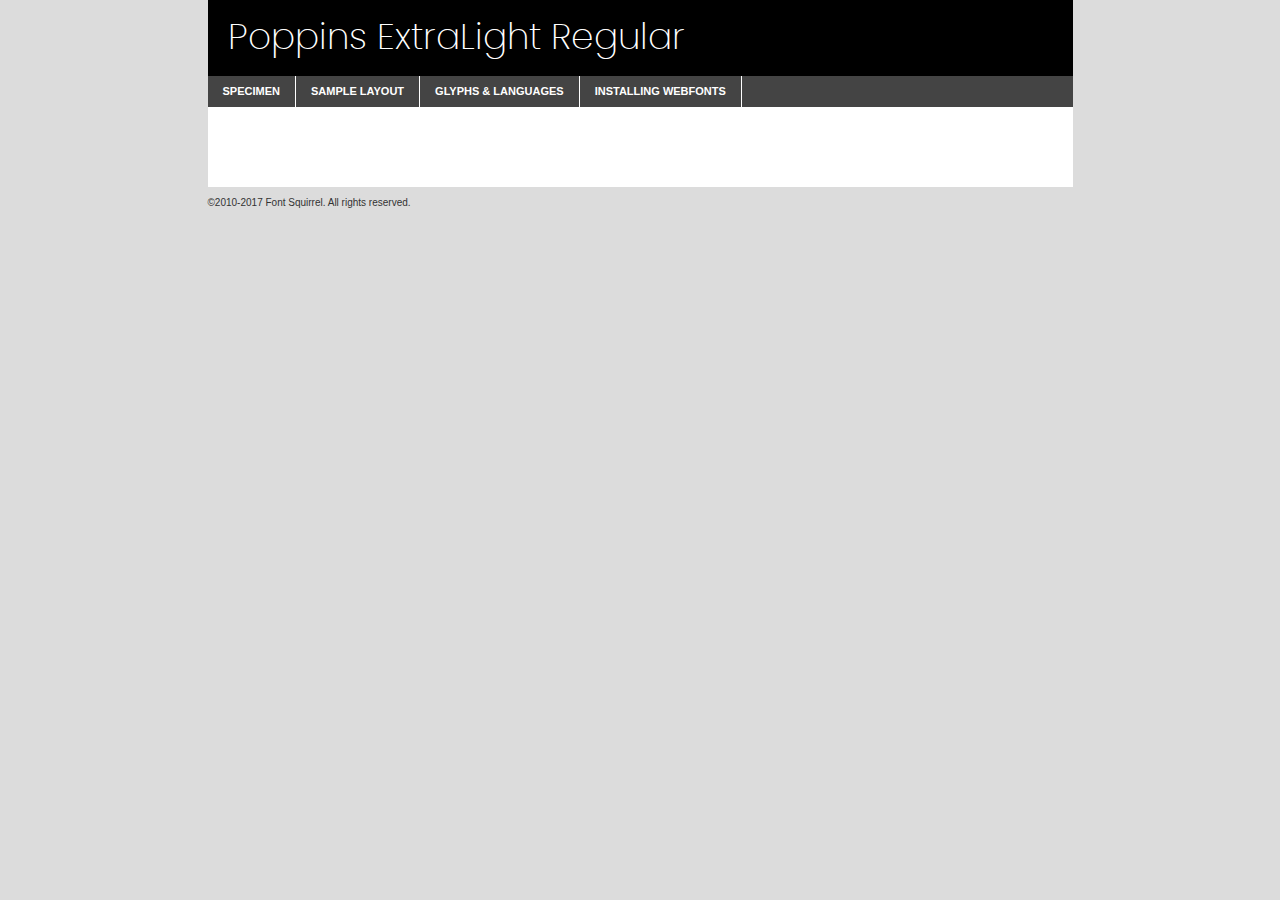
<file: landing-page/font/poppins-extralight-demo.html>
<!DOCTYPE html PUBLIC "-//W3C//DTD XHTML 1.0 Transitional//EN"
        "http://www.w3.org/TR/xhtml1/DTD/xhtml1-transitional.dtd">

<html xmlns="http://www.w3.org/1999/xhtml" xml:lang="en" lang="en">
<head>
    <meta http-equiv="Content-Type" content="text/html; charset=utf-8"/>
    <script src="http://ajax.googleapis.com/ajax/libs/jquery/1.7.2/jquery.min.js" type="text/javascript" charset="utf-8"></script>
    <script type="text/javascript">
		(function($) {
			$.fn.easyTabs = function(option) {
				var param = jQuery.extend({ fadeSpeed: 'fast', defaultContent: 1, activeClass: 'active' }, option);
				$(this).each(function() {
					var thisId = '#' + this.id;
					if ( param.defaultContent == '' )
					{
						param.defaultContent = 1;
					}
					if ( typeof param.defaultContent == 'number' )
					{
						var defaultTab = $(thisId + ' .tabs li:eq(' + (param.defaultContent - 1) + ') a').attr('href').substr(1);
					}
					else
					{
						var defaultTab = param.defaultContent;
					}
					$(thisId + ' .tabs li a').each(function() {
						var tabToHide = $(this).attr('href').substr(1);
						$('#' + tabToHide).addClass('easytabs-tab-content');
					});
					hideAll();
					changeContent(defaultTab);

					function hideAll() {$(thisId + ' .easytabs-tab-content').hide();}

					function changeContent(tabId)
					{
						hideAll();
						$(thisId + ' .tabs li').removeClass(param.activeClass);
						$(thisId + ' .tabs li a[href=#' + tabId + ']').closest('li').addClass(param.activeClass);
						if ( param.fadeSpeed != 'none' )
						{
							$(thisId + ' #' + tabId).fadeIn(param.fadeSpeed);
						}
						else
						{
							$(thisId + ' #' + tabId).show();
						}
					}

					$(thisId + ' .tabs li').click(function() {
						var tabId = $(this).find('a').attr('href').substr(1);
						changeContent(tabId);
						return false;
					});
				});
			}
		})(jQuery);
    </script>
    <link rel="stylesheet" href="specimen_files/specimen_stylesheet.css" type="text/css" charset="utf-8"/>
    <link rel="stylesheet" href="stylesheet.css" type="text/css" charset="utf-8"/>

    <style type="text/css">
        		body {
			font-family: 'poppinsextralight';
        		}

            </style>

    <title>Poppins ExtraLight Regular Specimen</title>


    <script type="text/javascript" charset="utf-8">
		$(document).ready(function() {
			$('#container').easyTabs({ defaultContent: 1 });
		});
    </script>
</head>

<body>
<div id="container">
    <div id="header">
		Poppins ExtraLight Regular    </div>
    <ul class="tabs">
        <li><a href="#specimen">Specimen</a></li>
        <li><a href="#layout">Sample Layout</a></li>
		        <li><a href="#glyphs">Glyphs &amp; Languages</a></li>
        <li><a href="#installing">Installing Webfonts</a></li>

    </ul>

    <div id="main_content">


        <div id="specimen">

            <div class="section">
                <div class="grid12 firstcol">
                    <div class="huge">AaBb</div>
                </div>
            </div>

            <div class="section">
                <div class="glyph_range">A&#x200B;B&#x200b;C&#x200b;D&#x200b;E&#x200b;F&#x200b;G&#x200b;H&#x200b;I&#x200b;J&#x200b;K&#x200b;L&#x200b;M&#x200b;N&#x200b;O&#x200b;P&#x200b;Q&#x200b;R&#x200b;S&#x200b;T&#x200b;U&#x200b;V&#x200b;W&#x200b;X&#x200b;Y&#x200b;Z&#x200b;a&#x200b;b&#x200b;c&#x200b;d&#x200b;e&#x200b;f&#x200b;g&#x200b;h&#x200b;i&#x200b;j&#x200b;k&#x200b;l&#x200b;m&#x200b;n&#x200b;o&#x200b;p&#x200b;q&#x200b;r&#x200b;s&#x200b;t&#x200b;u&#x200b;v&#x200b;w&#x200b;x&#x200b;y&#x200b;z&#x200b;1&#x200b;2&#x200b;3&#x200b;4&#x200b;5&#x200b;6&#x200b;7&#x200b;8&#x200b;9&#x200b;0&#x200b;&amp;&#x200b;.&#x200b;,&#x200b;?&#x200b;!&#x200b;&#64;&#x200b;(&#x200b;)&#x200b;#&#x200b;$&#x200b;%&#x200b;*&#x200b;+&#x200b;-&#x200b;=&#x200b;:&#x200b;;</div>
            </div>
            <div class="section">
                <div class="grid12 firstcol">
                    <table class="sample_table">
                        <tr>
                            <td>10</td>
                            <td class="size10">abcdefghijklmnopqrstuvwxyzABCDEFGHIJKLMNOPQRSTUVWXYZ0123456789abcdefghijklmnopqrstuvwxyzABCDEFGHIJKLMNOPQRSTUVWXYZ0123456789abcdefghijklmnopqrstuvwxyzABCDEFGHIJKLMNOPQRSTUVWXYZ</td>
                        </tr>
                        <tr>
                            <td>11</td>
                            <td class="size11">abcdefghijklmnopqrstuvwxyzABCDEFGHIJKLMNOPQRSTUVWXYZ0123456789abcdefghijklmnopqrstuvwxyzABCDEFGHIJKLMNOPQRSTUVWXYZ0123456789abcdefghijklmnopqrstuvwxyzABCDEFGHIJKLMNOPQRSTUVWXYZ</td>
                        </tr>
                        <tr>
                            <td>12</td>
                            <td class="size12">abcdefghijklmnopqrstuvwxyzABCDEFGHIJKLMNOPQRSTUVWXYZ0123456789abcdefghijklmnopqrstuvwxyzABCDEFGHIJKLMNOPQRSTUVWXYZ0123456789abcdefghijklmnopqrstuvwxyzABCDEFGHIJKLMNOPQRSTUVWXYZ</td>
                        </tr>
                        <tr>
                            <td>13</td>
                            <td class="size13">abcdefghijklmnopqrstuvwxyzABCDEFGHIJKLMNOPQRSTUVWXYZ0123456789abcdefghijklmnopqrstuvwxyzABCDEFGHIJKLMNOPQRSTUVWXYZ0123456789abcdefghijklmnopqrstuvwxyzABCDEFGHIJKLMNOPQRSTUVWXYZ</td>
                        </tr>
                        <tr>
                            <td>14</td>
                            <td class="size14">abcdefghijklmnopqrstuvwxyzABCDEFGHIJKLMNOPQRSTUVWXYZ0123456789abcdefghijklmnopqrstuvwxyzABCDEFGHIJKLMNOPQRSTUVWXYZ0123456789abcdefghijklmnopqrstuvwxyzABCDEFGHIJKLMNOPQRSTUVWXYZ</td>
                        </tr>
                        <tr>
                            <td>16</td>
                            <td class="size16">abcdefghijklmnopqrstuvwxyzABCDEFGHIJKLMNOPQRSTUVWXYZ0123456789abcdefghijklmnopqrstuvwxyzABCDEFGHIJKLMNOPQRSTUVWXYZ</td>
                        </tr>
                        <tr>
                            <td>18</td>
                            <td class="size18">abcdefghijklmnopqrstuvwxyzABCDEFGHIJKLMNOPQRSTUVWXYZ0123456789abcdefghijklmnopqrstuvwxyzABCDEFGHIJKLMNOPQRSTUVWXYZ</td>
                        </tr>
                        <tr>
                            <td>20</td>
                            <td class="size20">abcdefghijklmnopqrstuvwxyzABCDEFGHIJKLMNOPQRSTUVWXYZ0123456789abcdefghijklmnopqrstuvwxyzABCDEFGHIJKLMNOPQRSTUVWXYZ</td>
                        </tr>
                        <tr>
                            <td>24</td>
                            <td class="size24">abcdefghijklmnopqrstuvwxyzABCDEFGHIJKLMNOPQRSTUVWXYZ0123456789abcdefghijklmnopqrstuvwxyzABCDEFGHIJKLMNOPQRSTUVWXYZ</td>
                        </tr>
                        <tr>
                            <td>30</td>
                            <td class="size30">abcdefghijklmnopqrstuvwxyzABCDEFGHIJKLMNOPQRSTUVWXYZ0123456789abcdefghijklmnopqrstuvwxyzABCDEFGHIJKLMNOPQRSTUVWXYZ</td>
                        </tr>
                        <tr>
                            <td>36</td>
                            <td class="size36">abcdefghijklmnopqrstuvwxyzABCDEFGHIJKLMNOPQRSTUVWXYZ0123456789abcdefghijklmnopqrstuvwxyzABCDEFGHIJKLMNOPQRSTUVWXYZ</td>
                        </tr>
                        <tr>
                            <td>48</td>
                            <td class="size48">abcdefghijklmnopqrstuvwxyzABCDEFGHIJKLMNOPQRSTUVWXYZ0123456789abcdefghijklmnopqrstuvwxyzABCDEFGHIJKLMNOPQRSTUVWXYZ</td>
                        </tr>
                        <tr>
                            <td>60</td>
                            <td class="size60">abcdefghijklmnopqrstuvwxyzABCDEFGHIJKLMNOPQRSTUVWXYZ0123456789abcdefghijklmnopqrstuvwxyzABCDEFGHIJKLMNOPQRSTUVWXYZ</td>
                        </tr>
                        <tr>
                            <td>72</td>
                            <td class="size72">abcdefghijklmnopqrstuvwxyzABCDEFGHIJKLMNOPQRSTUVWXYZ0123456789abcdefghijklmnopqrstuvwxyzABCDEFGHIJKLMNOPQRSTUVWXYZ</td>
                        </tr>
                        <tr>
                            <td>90</td>
                            <td class="size90">abcdefghijklmnopqrstuvwxyzABCDEFGHIJKLMNOPQRSTUVWXYZ0123456789abcdefghijklmnopqrstuvwxyzABCDEFGHIJKLMNOPQRSTUVWXYZ</td>
                        </tr>
                    </table>

                </div>

            </div>


            <div class="section" id="bodycomparison">


                <div id="xheight">
                    <div class="fontbody">&#x25FC;&#x25FC;&#x25FC;&#x25FC;&#x25FC;&#x25FC;&#x25FC;&#x25FC;&#x25FC;&#x25FC;&#x25FC;&#x25FC;&#x25FC;&#x25FC;&#x25FC;&#x25FC;&#x25FC;&#x25FC;&#x25FC;&#x25FC;&#x25FC;&#x25FC;&#x25FC;&#x25FC;&#x25FC;&#x25FC;&#x25FC;&#x25FC;&#x25FC;&#x25FC;&#x25FC;&#x25FC;&#x25FC;&#x25FC;&#x25FC;&#x25FC;&#x25FC;&#x25FC;&#x25FC;&#x25FC;&#x25FC;&#x25FC;&#x25FC;&#x25FC;&#x25FC;&#x25FC;&#x25FC;&#x25FC;&#x25FC;&#x25FC;&#x25FC;&#x25FC;&#x25FC;&#x25FC;&#x25FC;&#x25FC;&#x25FC;&#x25FC;&#x25FC;&#x25FC;&#x25FC;&#x25FC;&#x25FC;&#x25FC;&#x25FC;&#x25FC;&#x25FC;&#x25FC;&#x25FC;&#x25FC;&#x25FC;&#x25FC;&#x25FC;&#x25FC;&#x25FC;&#x25FC;&#x25FC;&#x25FC;&#x25FC;&#x25FC;&#x25FC;&#x25FC;&#x25FC;&#x25FC;&#x25FC;&#x25FC;&#x25FC;&#x25FC;&#x25FC;&#x25FC;&#x25FC;&#x25FC;&#x25FC;&#x25FC;&#x25FC;&#x25FC;&#x25FC;&#x25FC;&#x25FC;body</div>
                    <div class="arialbody">body</div>
                    <div class="verdanabody">body</div>
                    <div class="georgiabody">body</div>
                </div>
                <div class="fontbody" style="z-index:1">
                    body<span>Poppins ExtraLight Regular</span>
                </div>
                <div class="arialbody" style="z-index:1">
                    body<span>Arial</span>
                </div>
                <div class="verdanabody" style="z-index:1">
                    body<span>Verdana</span>
                </div>
                <div class="georgiabody" style="z-index:1">
                    body<span>Georgia</span>
                </div>


            </div>


            <div class="section psample psample_row1" id="">

                <div class="grid2 firstcol">
                    <p class="size10"><span>10.</span>Aenean lacinia bibendum nulla sed consectetur. Fusce dapibus, tellus ac cursus commodo, tortor mauris condimentum nibh, ut fermentum massa justo sit amet risus. Nullam id dolor id nibh ultricies vehicula ut id elit. Cum sociis natoque penatibus et magnis dis parturient montes, nascetur ridiculus mus. Nulla vitae elit libero, a pharetra augue.</p>

                </div>
                <div class="grid3">
                    <p class="size11"><span>11.</span>Aenean lacinia bibendum nulla sed consectetur. Fusce dapibus, tellus ac cursus commodo, tortor mauris condimentum nibh, ut fermentum massa justo sit amet risus. Nullam id dolor id nibh ultricies vehicula ut id elit. Cum sociis natoque penatibus et magnis dis parturient montes, nascetur ridiculus mus. Nulla vitae elit libero, a pharetra augue.</p>

                </div>
                <div class="grid3">
                    <p class="size12"><span>12.</span>Aenean lacinia bibendum nulla sed consectetur. Fusce dapibus, tellus ac cursus commodo, tortor mauris condimentum nibh, ut fermentum massa justo sit amet risus. Nullam id dolor id nibh ultricies vehicula ut id elit. Cum sociis natoque penatibus et magnis dis parturient montes, nascetur ridiculus mus. Nulla vitae elit libero, a pharetra augue.</p>

                </div>
                <div class="grid4">
                    <p class="size13"><span>13.</span>Aenean lacinia bibendum nulla sed consectetur. Fusce dapibus, tellus ac cursus commodo, tortor mauris condimentum nibh, ut fermentum massa justo sit amet risus. Nullam id dolor id nibh ultricies vehicula ut id elit. Cum sociis natoque penatibus et magnis dis parturient montes, nascetur ridiculus mus. Nulla vitae elit libero, a pharetra augue.</p>

                </div>
                <div class="white_blend"></div>

            </div>
            <div class="section psample psample_row2" id="">
                <div class="grid3 firstcol">
                    <p class="size14"><span>14.</span>Aenean lacinia bibendum nulla sed consectetur. Fusce dapibus, tellus ac cursus commodo, tortor mauris condimentum nibh, ut fermentum massa justo sit amet risus. Nullam id dolor id nibh ultricies vehicula ut id elit. Cum sociis natoque penatibus et magnis dis parturient montes, nascetur ridiculus mus. Nulla vitae elit libero, a pharetra augue.</p>

                </div>
                <div class="grid4">
                    <p class="size16"><span>16.</span>Aenean lacinia bibendum nulla sed consectetur. Fusce dapibus, tellus ac cursus commodo, tortor mauris condimentum nibh, ut fermentum massa justo sit amet risus. Nullam id dolor id nibh ultricies vehicula ut id elit. Cum sociis natoque penatibus et magnis dis parturient montes, nascetur ridiculus mus. Nulla vitae elit libero, a pharetra augue.</p>

                </div>
                <div class="grid5">
                    <p class="size18"><span>18.</span>Aenean lacinia bibendum nulla sed consectetur. Fusce dapibus, tellus ac cursus commodo, tortor mauris condimentum nibh, ut fermentum massa justo sit amet risus. Nullam id dolor id nibh ultricies vehicula ut id elit. Cum sociis natoque penatibus et magnis dis parturient montes, nascetur ridiculus mus. Nulla vitae elit libero, a pharetra augue.</p>

                </div>

                <div class="white_blend"></div>

            </div>

            <div class="section psample psample_row3" id="">
                <div class="grid5 firstcol">
                    <p class="size20"><span>20.</span>Aenean lacinia bibendum nulla sed consectetur. Fusce dapibus, tellus ac cursus commodo, tortor mauris condimentum nibh, ut fermentum massa justo sit amet risus. Nullam id dolor id nibh ultricies vehicula ut id elit. Cum sociis natoque penatibus et magnis dis parturient montes, nascetur ridiculus mus. Nulla vitae elit libero, a pharetra augue.</p>
                </div>
                <div class="grid7">
                    <p class="size24"><span>24.</span>Aenean lacinia bibendum nulla sed consectetur. Fusce dapibus, tellus ac cursus commodo, tortor mauris condimentum nibh, ut fermentum massa justo sit amet risus. Nullam id dolor id nibh ultricies vehicula ut id elit. Cum sociis natoque penatibus et magnis dis parturient montes, nascetur ridiculus mus. Nulla vitae elit libero, a pharetra augue.</p>
                </div>

                <div class="white_blend"></div>

            </div>

            <div class="section psample psample_row4" id="">
                <div class="grid12 firstcol">
                    <p class="size30"><span>30.</span>Aenean lacinia bibendum nulla sed consectetur. Fusce dapibus, tellus ac cursus commodo, tortor mauris condimentum nibh, ut fermentum massa justo sit amet risus. Nullam id dolor id nibh ultricies vehicula ut id elit. Cum sociis natoque penatibus et magnis dis parturient montes, nascetur ridiculus mus. Nulla vitae elit libero, a pharetra augue.</p>
                </div>
                <div class="white_blend"></div>

            </div>


            <div class="section psample psample_row1 fullreverse">
                <div class="grid2 firstcol">
                    <p class="size10"><span>10.</span>Aenean lacinia bibendum nulla sed consectetur. Fusce dapibus, tellus ac cursus commodo, tortor mauris condimentum nibh, ut fermentum massa justo sit amet risus. Nullam id dolor id nibh ultricies vehicula ut id elit. Cum sociis natoque penatibus et magnis dis parturient montes, nascetur ridiculus mus. Nulla vitae elit libero, a pharetra augue.</p>

                </div>
                <div class="grid3">
                    <p class="size11"><span>11.</span>Aenean lacinia bibendum nulla sed consectetur. Fusce dapibus, tellus ac cursus commodo, tortor mauris condimentum nibh, ut fermentum massa justo sit amet risus. Nullam id dolor id nibh ultricies vehicula ut id elit. Cum sociis natoque penatibus et magnis dis parturient montes, nascetur ridiculus mus. Nulla vitae elit libero, a pharetra augue.</p>

                </div>
                <div class="grid3">
                    <p class="size12"><span>12.</span>Aenean lacinia bibendum nulla sed consectetur. Fusce dapibus, tellus ac cursus commodo, tortor mauris condimentum nibh, ut fermentum massa justo sit amet risus. Nullam id dolor id nibh ultricies vehicula ut id elit. Cum sociis natoque penatibus et magnis dis parturient montes, nascetur ridiculus mus. Nulla vitae elit libero, a pharetra augue.</p>

                </div>
                <div class="grid4">
                    <p class="size13"><span>13.</span>Aenean lacinia bibendum nulla sed consectetur. Fusce dapibus, tellus ac cursus commodo, tortor mauris condimentum nibh, ut fermentum massa justo sit amet risus. Nullam id dolor id nibh ultricies vehicula ut id elit. Cum sociis natoque penatibus et magnis dis parturient montes, nascetur ridiculus mus. Nulla vitae elit libero, a pharetra augue.</p>

                </div>
                <div class="black_blend"></div>

            </div>

            <div class="section psample psample_row2 fullreverse">
                <div class="grid3 firstcol">
                    <p class="size14"><span>14.</span>Aenean lacinia bibendum nulla sed consectetur. Fusce dapibus, tellus ac cursus commodo, tortor mauris condimentum nibh, ut fermentum massa justo sit amet risus. Nullam id dolor id nibh ultricies vehicula ut id elit. Cum sociis natoque penatibus et magnis dis parturient montes, nascetur ridiculus mus. Nulla vitae elit libero, a pharetra augue.</p>

                </div>
                <div class="grid4">
                    <p class="size16"><span>16.</span>Aenean lacinia bibendum nulla sed consectetur. Fusce dapibus, tellus ac cursus commodo, tortor mauris condimentum nibh, ut fermentum massa justo sit amet risus. Nullam id dolor id nibh ultricies vehicula ut id elit. Cum sociis natoque penatibus et magnis dis parturient montes, nascetur ridiculus mus. Nulla vitae elit libero, a pharetra augue.</p>

                </div>
                <div class="grid5">
                    <p class="size18"><span>18.</span>Aenean lacinia bibendum nulla sed consectetur. Fusce dapibus, tellus ac cursus commodo, tortor mauris condimentum nibh, ut fermentum massa justo sit amet risus. Nullam id dolor id nibh ultricies vehicula ut id elit. Cum sociis natoque penatibus et magnis dis parturient montes, nascetur ridiculus mus. Nulla vitae elit libero, a pharetra augue.</p>

                </div>
                <div class="black_blend"></div>

            </div>

            <div class="section psample fullreverse psample_row3" id="">
                <div class="grid5 firstcol">
                    <p class="size20"><span>20.</span>Aenean lacinia bibendum nulla sed consectetur. Fusce dapibus, tellus ac cursus commodo, tortor mauris condimentum nibh, ut fermentum massa justo sit amet risus. Nullam id dolor id nibh ultricies vehicula ut id elit. Cum sociis natoque penatibus et magnis dis parturient montes, nascetur ridiculus mus. Nulla vitae elit libero, a pharetra augue.</p>
                </div>
                <div class="grid7">
                    <p class="size24"><span>24.</span>Aenean lacinia bibendum nulla sed consectetur. Fusce dapibus, tellus ac cursus commodo, tortor mauris condimentum nibh, ut fermentum massa justo sit amet risus. Nullam id dolor id nibh ultricies vehicula ut id elit. Cum sociis natoque penatibus et magnis dis parturient montes, nascetur ridiculus mus. Nulla vitae elit libero, a pharetra augue.</p>
                </div>

                <div class="black_blend"></div>

            </div>

            <div class="section psample fullreverse psample_row4" id="" style="border-bottom: 20px #000 solid;">
                <div class="grid12 firstcol">
                    <p class="size30"><span>30.</span>Aenean lacinia bibendum nulla sed consectetur. Fusce dapibus, tellus ac cursus commodo, tortor mauris condimentum nibh, ut fermentum massa justo sit amet risus. Nullam id dolor id nibh ultricies vehicula ut id elit. Cum sociis natoque penatibus et magnis dis parturient montes, nascetur ridiculus mus. Nulla vitae elit libero, a pharetra augue.</p>
                </div>
                <div class="black_blend"></div>

            </div>


        </div>

        <div id="layout">

            <div class="section">

                <div class="grid12 firstcol">
                    <h1>Lorem Ipsum Dolor</h1>
                    <h2>Etiam porta sem malesuada magna mollis euismod</h2>

                    <p class="byline">By <a href="#link">Aenean Lacinia</a></p>
                </div>
            </div>
            <div class="section">
                <div class="grid8 firstcol">
                    <p class="large">Donec sed odio dui. Morbi leo risus, porta ac consectetur ac, vestibulum at eros. Fusce dapibus, tellus ac cursus commodo, tortor mauris condimentum nibh, ut fermentum massa justo sit amet risus. </p>


                    <h3>Pellentesque ornare sem</h3>

                    <p>Maecenas sed diam eget risus varius blandit sit amet non magna. Maecenas faucibus mollis interdum. Donec ullamcorper nulla non metus auctor fringilla. Nullam id dolor id nibh ultricies vehicula ut id elit. Nullam id dolor id nibh ultricies vehicula ut id elit. </p>

                    <p>Aenean eu leo quam. Pellentesque ornare sem lacinia quam venenatis vestibulum. Lorem ipsum dolor sit amet, consectetur adipiscing elit. Cum sociis natoque penatibus et magnis dis parturient montes, nascetur ridiculus mus. </p>

                    <p>Nulla vitae elit libero, a pharetra augue. Praesent commodo cursus magna, vel scelerisque nisl consectetur et. Aenean lacinia bibendum nulla sed consectetur. </p>

                    <p>Nullam quis risus eget urna mollis ornare vel eu leo. Nullam quis risus eget urna mollis ornare vel eu leo. Maecenas sed diam eget risus varius blandit sit amet non magna. Donec ullamcorper nulla non metus auctor fringilla. </p>

                    <h3>Cras mattis consectetur</h3>

                    <p>Aenean eu leo quam. Pellentesque ornare sem lacinia quam venenatis vestibulum. Aenean lacinia bibendum nulla sed consectetur. Integer posuere erat a ante venenatis dapibus posuere velit aliquet. Cras mattis consectetur purus sit amet fermentum. </p>

                    <p>Nullam id dolor id nibh ultricies vehicula ut id elit. Nullam quis risus eget urna mollis ornare vel eu leo. Cras mattis consectetur purus sit amet fermentum.</p>
                </div>

                <div class="grid4 sidebar">

                    <div class="box reverse">
                        <p class="last">Nullam quis risus eget urna mollis ornare vel eu leo. Donec ullamcorper nulla non metus auctor fringilla. Cras mattis consectetur purus sit amet fermentum. Sed posuere consectetur est at lobortis. Lorem ipsum dolor sit amet, consectetur adipiscing elit. </p>
                    </div>

                    <p class="caption">Maecenas sed diam eget risus varius.</p>

                    <p>Vestibulum id ligula porta felis euismod semper. Integer posuere erat a ante venenatis dapibus posuere velit aliquet. Vestibulum id ligula porta felis euismod semper. Sed posuere consectetur est at lobortis. Maecenas sed diam eget risus varius blandit sit amet non magna. Fusce dapibus, tellus ac cursus commodo, tortor mauris condimentum nibh, ut fermentum massa justo sit amet risus. </p>


                    <p>Duis mollis, est non commodo luctus, nisi erat porttitor ligula, eget lacinia odio sem nec elit. Aenean lacinia bibendum nulla sed consectetur. Vivamus sagittis lacus vel augue laoreet rutrum faucibus dolor auctor. Aenean lacinia bibendum nulla sed consectetur. Nullam quis risus eget urna mollis ornare vel eu leo. </p>

                    <p>Praesent commodo cursus magna, vel scelerisque nisl consectetur et. Donec ullamcorper nulla non metus auctor fringilla. Maecenas faucibus mollis interdum. Fusce dapibus, tellus ac cursus commodo, tortor mauris condimentum nibh, ut fermentum massa justo sit amet risus. </p>

                </div>
            </div>

        </div>


		

        <div id="glyphs">
            <div class="section">
                <div class="grid12 firstcol">

                    <h1>Language Support</h1>
                    <p>The subset of Poppins ExtraLight Regular in this kit supports the following languages:<br/>

						Albanian, Basque, Breton, Chamorro, Danish, Dutch, English, Faroese, Finnish, French, Frisian, Galician, German, Icelandic, Italian, Malagasy, Norwegian, Portuguese, Spanish, Alsatian, Aragonese, Arapaho, Arrernte, Asturian, Aymara, Bislama, Cebuano, Corsican, Fijian, French_creole, Genoese, Gilbertese, Greenlandic, Haitian_creole, Hiligaynon, Hmong, Hopi, Ibanag, Iloko_ilokano, Indonesian, Interglossa_glosa, Interlingua, Irish_gaelic, Jerriais, Lojban, Lombard, Luxembourgeois, Manx, Mohawk, Norfolk_pitcairnese, Occitan, Oromo, Pangasinan, Papiamento, Piedmontese, Potawatomi, Rhaeto-romance, Romansh, Rotokas, Sami_lule, Samoan, Sardinian, Scots_gaelic, Seychelles_creole, Shona, Sicilian, Somali, Southern_ndebele, Swahili, Swati_swazi, Tagalog_filipino_pilipino, Tetum, Tok_pisin, Uyghur_latinized, Volapuk, Walloon, Warlpiri, Xhosa, Yapese, Zulu, Latinbasic, Ubasic, Demo                    </p>
                    <h1>Glyph Chart</h1>
                    <p>The subset of Poppins ExtraLight Regular in this kit includes all the glyphs listed below. Unicode entities are included above each glyph to help you insert individual characters into your layout.</p>
                    <div id="glyph_chart">

																																	                                <div><p>&amp;#13;</p>&#13;</div>
																				                                <div><p>&amp;#32;</p>&#32;</div>
																				                                <div><p>&amp;#33;</p>&#33;</div>
																				                                <div><p>&amp;#34;</p>&#34;</div>
																				                                <div><p>&amp;#35;</p>&#35;</div>
																				                                <div><p>&amp;#36;</p>&#36;</div>
																				                                <div><p>&amp;#37;</p>&#37;</div>
																				                                <div><p>&amp;#38;</p>&#38;</div>
																				                                <div><p>&amp;#39;</p>&#39;</div>
																				                                <div><p>&amp;#40;</p>&#40;</div>
																				                                <div><p>&amp;#41;</p>&#41;</div>
																				                                <div><p>&amp;#42;</p>&#42;</div>
																				                                <div><p>&amp;#43;</p>&#43;</div>
																				                                <div><p>&amp;#44;</p>&#44;</div>
																				                                <div><p>&amp;#45;</p>&#45;</div>
																				                                <div><p>&amp;#46;</p>&#46;</div>
																				                                <div><p>&amp;#47;</p>&#47;</div>
																				                                <div><p>&amp;#48;</p>&#48;</div>
																				                                <div><p>&amp;#49;</p>&#49;</div>
																				                                <div><p>&amp;#50;</p>&#50;</div>
																				                                <div><p>&amp;#51;</p>&#51;</div>
																				                                <div><p>&amp;#52;</p>&#52;</div>
																				                                <div><p>&amp;#53;</p>&#53;</div>
																				                                <div><p>&amp;#54;</p>&#54;</div>
																				                                <div><p>&amp;#55;</p>&#55;</div>
																				                                <div><p>&amp;#56;</p>&#56;</div>
																				                                <div><p>&amp;#57;</p>&#57;</div>
																				                                <div><p>&amp;#58;</p>&#58;</div>
																				                                <div><p>&amp;#59;</p>&#59;</div>
																				                                <div><p>&amp;#60;</p>&#60;</div>
																				                                <div><p>&amp;#61;</p>&#61;</div>
																				                                <div><p>&amp;#62;</p>&#62;</div>
																				                                <div><p>&amp;#63;</p>&#63;</div>
																				                                <div><p>&amp;#64;</p>&#64;</div>
																				                                <div><p>&amp;#65;</p>&#65;</div>
																				                                <div><p>&amp;#66;</p>&#66;</div>
																				                                <div><p>&amp;#67;</p>&#67;</div>
																				                                <div><p>&amp;#68;</p>&#68;</div>
																				                                <div><p>&amp;#69;</p>&#69;</div>
																				                                <div><p>&amp;#70;</p>&#70;</div>
																				                                <div><p>&amp;#71;</p>&#71;</div>
																				                                <div><p>&amp;#72;</p>&#72;</div>
																				                                <div><p>&amp;#73;</p>&#73;</div>
																				                                <div><p>&amp;#74;</p>&#74;</div>
																				                                <div><p>&amp;#75;</p>&#75;</div>
																				                                <div><p>&amp;#76;</p>&#76;</div>
																				                                <div><p>&amp;#77;</p>&#77;</div>
																				                                <div><p>&amp;#78;</p>&#78;</div>
																				                                <div><p>&amp;#79;</p>&#79;</div>
																				                                <div><p>&amp;#80;</p>&#80;</div>
																				                                <div><p>&amp;#81;</p>&#81;</div>
																				                                <div><p>&amp;#82;</p>&#82;</div>
																				                                <div><p>&amp;#83;</p>&#83;</div>
																				                                <div><p>&amp;#84;</p>&#84;</div>
																				                                <div><p>&amp;#85;</p>&#85;</div>
																				                                <div><p>&amp;#86;</p>&#86;</div>
																				                                <div><p>&amp;#87;</p>&#87;</div>
																				                                <div><p>&amp;#88;</p>&#88;</div>
																				                                <div><p>&amp;#89;</p>&#89;</div>
																				                                <div><p>&amp;#90;</p>&#90;</div>
																				                                <div><p>&amp;#91;</p>&#91;</div>
																				                                <div><p>&amp;#92;</p>&#92;</div>
																				                                <div><p>&amp;#93;</p>&#93;</div>
																				                                <div><p>&amp;#94;</p>&#94;</div>
																				                                <div><p>&amp;#95;</p>&#95;</div>
																				                                <div><p>&amp;#96;</p>&#96;</div>
																				                                <div><p>&amp;#97;</p>&#97;</div>
																				                                <div><p>&amp;#98;</p>&#98;</div>
																				                                <div><p>&amp;#99;</p>&#99;</div>
																				                                <div><p>&amp;#100;</p>&#100;</div>
																				                                <div><p>&amp;#101;</p>&#101;</div>
																				                                <div><p>&amp;#102;</p>&#102;</div>
																				                                <div><p>&amp;#103;</p>&#103;</div>
																				                                <div><p>&amp;#104;</p>&#104;</div>
																				                                <div><p>&amp;#105;</p>&#105;</div>
																				                                <div><p>&amp;#106;</p>&#106;</div>
																				                                <div><p>&amp;#107;</p>&#107;</div>
																				                                <div><p>&amp;#108;</p>&#108;</div>
																				                                <div><p>&amp;#109;</p>&#109;</div>
																				                                <div><p>&amp;#110;</p>&#110;</div>
																				                                <div><p>&amp;#111;</p>&#111;</div>
																				                                <div><p>&amp;#112;</p>&#112;</div>
																				                                <div><p>&amp;#113;</p>&#113;</div>
																				                                <div><p>&amp;#114;</p>&#114;</div>
																				                                <div><p>&amp;#115;</p>&#115;</div>
																				                                <div><p>&amp;#116;</p>&#116;</div>
																				                                <div><p>&amp;#117;</p>&#117;</div>
																				                                <div><p>&amp;#118;</p>&#118;</div>
																				                                <div><p>&amp;#119;</p>&#119;</div>
																				                                <div><p>&amp;#120;</p>&#120;</div>
																				                                <div><p>&amp;#121;</p>&#121;</div>
																				                                <div><p>&amp;#122;</p>&#122;</div>
																				                                <div><p>&amp;#123;</p>&#123;</div>
																				                                <div><p>&amp;#124;</p>&#124;</div>
																				                                <div><p>&amp;#125;</p>&#125;</div>
																				                                <div><p>&amp;#126;</p>&#126;</div>
																				                                <div><p>&amp;#160;</p>&#160;</div>
																				                                <div><p>&amp;#161;</p>&#161;</div>
																				                                <div><p>&amp;#162;</p>&#162;</div>
																				                                <div><p>&amp;#163;</p>&#163;</div>
																				                                <div><p>&amp;#164;</p>&#164;</div>
																				                                <div><p>&amp;#165;</p>&#165;</div>
																				                                <div><p>&amp;#166;</p>&#166;</div>
																				                                <div><p>&amp;#167;</p>&#167;</div>
																				                                <div><p>&amp;#168;</p>&#168;</div>
																				                                <div><p>&amp;#169;</p>&#169;</div>
																				                                <div><p>&amp;#170;</p>&#170;</div>
																				                                <div><p>&amp;#171;</p>&#171;</div>
																				                                <div><p>&amp;#172;</p>&#172;</div>
																				                                <div><p>&amp;#173;</p>&#173;</div>
																				                                <div><p>&amp;#174;</p>&#174;</div>
																				                                <div><p>&amp;#175;</p>&#175;</div>
																				                                <div><p>&amp;#176;</p>&#176;</div>
																				                                <div><p>&amp;#177;</p>&#177;</div>
																				                                <div><p>&amp;#178;</p>&#178;</div>
																				                                <div><p>&amp;#179;</p>&#179;</div>
																				                                <div><p>&amp;#180;</p>&#180;</div>
																				                                <div><p>&amp;#181;</p>&#181;</div>
																				                                <div><p>&amp;#182;</p>&#182;</div>
																				                                <div><p>&amp;#183;</p>&#183;</div>
																				                                <div><p>&amp;#184;</p>&#184;</div>
																				                                <div><p>&amp;#185;</p>&#185;</div>
																				                                <div><p>&amp;#186;</p>&#186;</div>
																				                                <div><p>&amp;#187;</p>&#187;</div>
																				                                <div><p>&amp;#188;</p>&#188;</div>
																				                                <div><p>&amp;#189;</p>&#189;</div>
																				                                <div><p>&amp;#190;</p>&#190;</div>
																				                                <div><p>&amp;#191;</p>&#191;</div>
																				                                <div><p>&amp;#192;</p>&#192;</div>
																				                                <div><p>&amp;#193;</p>&#193;</div>
																				                                <div><p>&amp;#194;</p>&#194;</div>
																				                                <div><p>&amp;#195;</p>&#195;</div>
																				                                <div><p>&amp;#196;</p>&#196;</div>
																				                                <div><p>&amp;#197;</p>&#197;</div>
																				                                <div><p>&amp;#198;</p>&#198;</div>
																				                                <div><p>&amp;#199;</p>&#199;</div>
																				                                <div><p>&amp;#200;</p>&#200;</div>
																				                                <div><p>&amp;#201;</p>&#201;</div>
																				                                <div><p>&amp;#202;</p>&#202;</div>
																				                                <div><p>&amp;#203;</p>&#203;</div>
																				                                <div><p>&amp;#204;</p>&#204;</div>
																				                                <div><p>&amp;#205;</p>&#205;</div>
																				                                <div><p>&amp;#206;</p>&#206;</div>
																				                                <div><p>&amp;#207;</p>&#207;</div>
																				                                <div><p>&amp;#208;</p>&#208;</div>
																				                                <div><p>&amp;#209;</p>&#209;</div>
																				                                <div><p>&amp;#210;</p>&#210;</div>
																				                                <div><p>&amp;#211;</p>&#211;</div>
																				                                <div><p>&amp;#212;</p>&#212;</div>
																				                                <div><p>&amp;#213;</p>&#213;</div>
																				                                <div><p>&amp;#214;</p>&#214;</div>
																				                                <div><p>&amp;#215;</p>&#215;</div>
																				                                <div><p>&amp;#216;</p>&#216;</div>
																				                                <div><p>&amp;#217;</p>&#217;</div>
																				                                <div><p>&amp;#218;</p>&#218;</div>
																				                                <div><p>&amp;#219;</p>&#219;</div>
																				                                <div><p>&amp;#220;</p>&#220;</div>
																				                                <div><p>&amp;#221;</p>&#221;</div>
																				                                <div><p>&amp;#222;</p>&#222;</div>
																				                                <div><p>&amp;#223;</p>&#223;</div>
																				                                <div><p>&amp;#224;</p>&#224;</div>
																				                                <div><p>&amp;#225;</p>&#225;</div>
																				                                <div><p>&amp;#226;</p>&#226;</div>
																				                                <div><p>&amp;#227;</p>&#227;</div>
																				                                <div><p>&amp;#228;</p>&#228;</div>
																				                                <div><p>&amp;#229;</p>&#229;</div>
																				                                <div><p>&amp;#230;</p>&#230;</div>
																				                                <div><p>&amp;#231;</p>&#231;</div>
																				                                <div><p>&amp;#232;</p>&#232;</div>
																				                                <div><p>&amp;#233;</p>&#233;</div>
																				                                <div><p>&amp;#234;</p>&#234;</div>
																				                                <div><p>&amp;#235;</p>&#235;</div>
																				                                <div><p>&amp;#236;</p>&#236;</div>
																				                                <div><p>&amp;#237;</p>&#237;</div>
																				                                <div><p>&amp;#238;</p>&#238;</div>
																				                                <div><p>&amp;#239;</p>&#239;</div>
																				                                <div><p>&amp;#240;</p>&#240;</div>
																				                                <div><p>&amp;#241;</p>&#241;</div>
																				                                <div><p>&amp;#242;</p>&#242;</div>
																				                                <div><p>&amp;#243;</p>&#243;</div>
																				                                <div><p>&amp;#244;</p>&#244;</div>
																				                                <div><p>&amp;#245;</p>&#245;</div>
																				                                <div><p>&amp;#246;</p>&#246;</div>
																				                                <div><p>&amp;#247;</p>&#247;</div>
																				                                <div><p>&amp;#248;</p>&#248;</div>
																				                                <div><p>&amp;#249;</p>&#249;</div>
																				                                <div><p>&amp;#250;</p>&#250;</div>
																				                                <div><p>&amp;#251;</p>&#251;</div>
																				                                <div><p>&amp;#252;</p>&#252;</div>
																				                                <div><p>&amp;#253;</p>&#253;</div>
																				                                <div><p>&amp;#254;</p>&#254;</div>
																				                                <div><p>&amp;#255;</p>&#255;</div>
																				                                <div><p>&amp;#338;</p>&#338;</div>
																				                                <div><p>&amp;#339;</p>&#339;</div>
																				                                <div><p>&amp;#376;</p>&#376;</div>
																				                                <div><p>&amp;#710;</p>&#710;</div>
																				                                <div><p>&amp;#732;</p>&#732;</div>
																				                                <div><p>&amp;#8192;</p>&#8192;</div>
																				                                <div><p>&amp;#8193;</p>&#8193;</div>
																				                                <div><p>&amp;#8194;</p>&#8194;</div>
																				                                <div><p>&amp;#8195;</p>&#8195;</div>
																				                                <div><p>&amp;#8196;</p>&#8196;</div>
																				                                <div><p>&amp;#8197;</p>&#8197;</div>
																				                                <div><p>&amp;#8198;</p>&#8198;</div>
																				                                <div><p>&amp;#8199;</p>&#8199;</div>
																				                                <div><p>&amp;#8200;</p>&#8200;</div>
																				                                <div><p>&amp;#8201;</p>&#8201;</div>
																				                                <div><p>&amp;#8202;</p>&#8202;</div>
																				                                <div><p>&amp;#8208;</p>&#8208;</div>
																				                                <div><p>&amp;#8209;</p>&#8209;</div>
																				                                <div><p>&amp;#8210;</p>&#8210;</div>
																				                                <div><p>&amp;#8211;</p>&#8211;</div>
																				                                <div><p>&amp;#8212;</p>&#8212;</div>
																				                                <div><p>&amp;#8216;</p>&#8216;</div>
																				                                <div><p>&amp;#8217;</p>&#8217;</div>
																				                                <div><p>&amp;#8218;</p>&#8218;</div>
																				                                <div><p>&amp;#8220;</p>&#8220;</div>
																				                                <div><p>&amp;#8221;</p>&#8221;</div>
																				                                <div><p>&amp;#8222;</p>&#8222;</div>
																				                                <div><p>&amp;#8226;</p>&#8226;</div>
																				                                <div><p>&amp;#8230;</p>&#8230;</div>
																				                                <div><p>&amp;#8239;</p>&#8239;</div>
																				                                <div><p>&amp;#8249;</p>&#8249;</div>
																				                                <div><p>&amp;#8250;</p>&#8250;</div>
																				                                <div><p>&amp;#8287;</p>&#8287;</div>
																				                                <div><p>&amp;#8364;</p>&#8364;</div>
																				                                <div><p>&amp;#8482;</p>&#8482;</div>
																				                                <div><p>&amp;#9724;</p>&#9724;</div>
																				                                <div><p>&amp;#64257;</p>&#64257;</div>
																				                                <div><p>&amp;#64258;</p>&#64258;</div>
																																																										                    </div>
                </div>


            </div>
        </div>


        <div id="specs">

        </div>

        <div id="installing">
            <div class="section">
                <div class="grid7 firstcol">
                    <h1>Installing Webfonts</h1>

                    <p>Webfonts are supported by all major browser platforms but not all in the same way. There are currently four different font formats that must be included in order to target all browsers. This includes TTF, WOFF, EOT and SVG.</p>

                    <h2>1. Upload your webfonts</h2>
                    <p>You must upload your webfont kit to your website. They should be in or near the same directory as your CSS files.</p>

                    <h2>2. Include the webfont stylesheet</h2>
                    <p>A special CSS @font-face declaration helps the various browsers select the appropriate font it needs without causing you a bunch of headaches. Learn more about this syntax by reading the <a href="https://www.fontspring.com/blog/further-hardening-of-the-bulletproof-syntax">Fontspring blog post</a> about it. The code for it is as follows:</p>


                    <code>
                        @font-face{
                        font-family: 'MyWebFont';
                        src: url('WebFont.eot');
                        src: url('WebFont.eot?#iefix') format('embedded-opentype'),
                        url('WebFont.woff') format('woff'),
                        url('WebFont.ttf') format('truetype'),
                        url('WebFont.svg#webfont') format('svg');
                        }
                    </code>

                    <p>We've already gone ahead and generated the code for you. All you have to do is link to the stylesheet in your HTML, like this:</p>
                    <code>&lt;link rel=&quot;stylesheet&quot; href=&quot;stylesheet.css&quot; type=&quot;text/css&quot; charset=&quot;utf-8&quot; /&gt;</code>

                    <h2>3. Modify your own stylesheet</h2>
                    <p>To take advantage of your new fonts, you must tell your stylesheet to use them. Look at the original @font-face declaration above and find the property called "font-family." The name linked there will be what you use to reference the font. Prepend that webfont name to the font stack in the "font-family" property, inside the selector you want to change. For example:</p>
                    <code>p { font-family: 'WebFont', Arial, sans-serif; }</code>

                    <h2>4. Test</h2>
                    <p>Getting webfonts to work cross-browser <em>can</em> be tricky. Use the information in the sidebar to help you if you find that fonts aren't loading in a particular browser.</p>
                </div>

                <div class="grid5 sidebar">
                    <div class="box">
                        <h2>Troubleshooting<br/>Font-Face Problems</h2>
                        <p>Having trouble getting your webfonts to load in your new website? Here are some tips to sort out what might be the problem.</p>

                        <h3>Fonts not showing in any browser</h3>

                        <p>This sounds like you need to work on the plumbing. You either did not upload the fonts to the correct directory, or you did not link the fonts properly in the CSS. If you've confirmed that all this is correct and you still have a problem, take a look at your .htaccess file and see if requests are getting intercepted.</p>

                        <h3>Fonts not loading in iPhone or iPad</h3>

                        <p>The most common problem here is that you are serving the fonts from an IIS server. IIS refuses to serve files that have unknown MIME types. If that is the case, you must set the MIME type for SVG to "image/svg+xml" in the server settings. Follow these instructions from Microsoft if you need help.</p>

                        <h3>Fonts not loading in Firefox</h3>

                        <p>The primary reason for this failure? You are still using a version Firefox older than 3.5. So upgrade already! If that isn't it, then you are very likely serving fonts from a different domain. Firefox requires that all font assets be served from the same domain. Lastly it is possible that you need to add WOFF to your list of MIME types (if you are serving via IIS.)</p>

                        <h3>Fonts not loading in IE</h3>

                        <p>Are you looking at Internet Explorer on an actual Windows machine or are you cheating by using a service like Adobe BrowserLab? Many of these screenshot services do not render @font-face for IE. Best to test it on a real machine.</p>

                        <h3>Fonts not loading in IE9</h3>

                        <p>IE9, like Firefox, requires that fonts be served from the same domain as the website. Make sure that is the case.</p>
                    </div>
                </div>
            </div>

        </div>

    </div>
    <div id="footer">
        <p>&copy;2010-2017 Font Squirrel. All rights reserved.</p>
    </div>
</div>
</body>
</html>
</file>
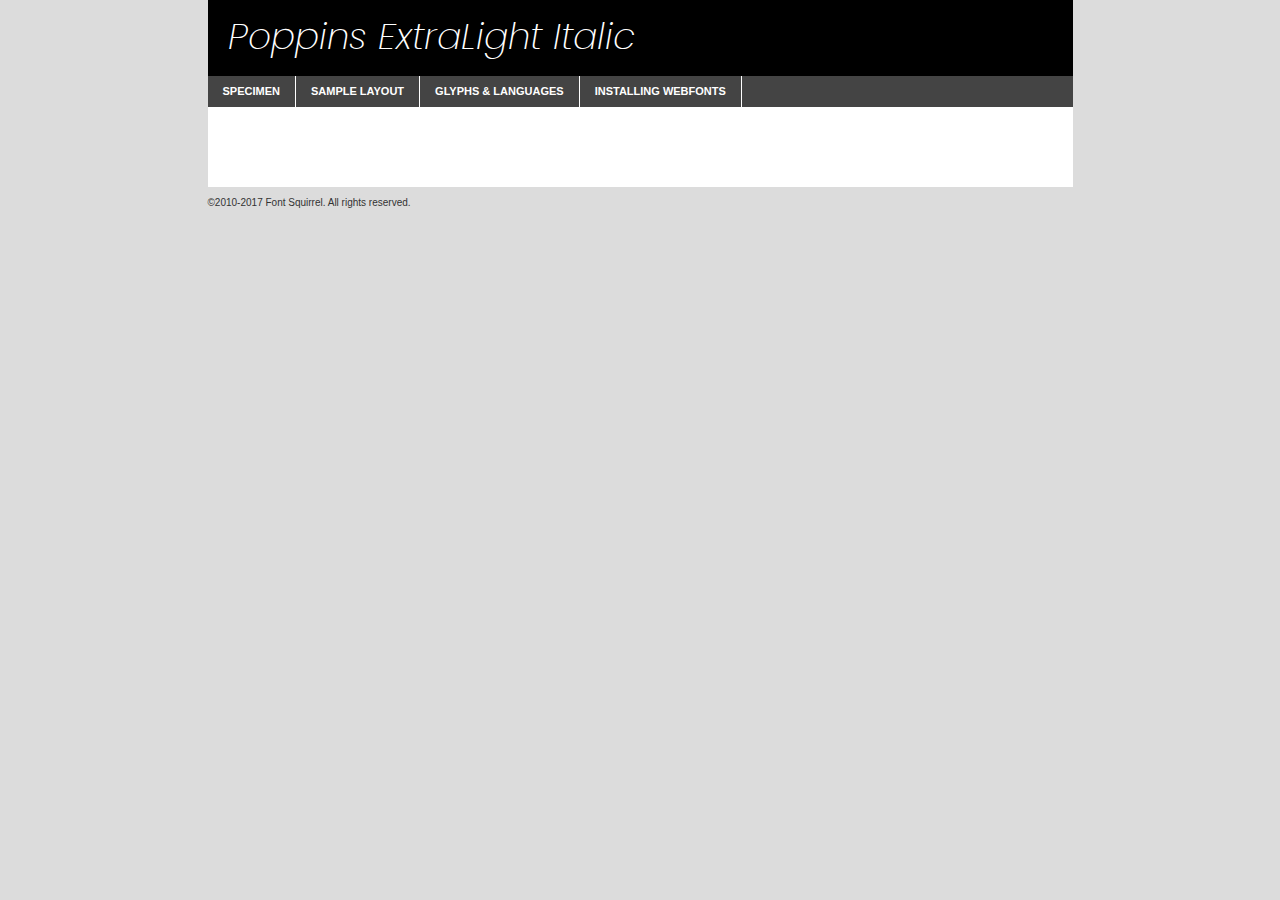
<file: landing-page/font/poppins-extralightitalic-demo.html>
<!DOCTYPE html PUBLIC "-//W3C//DTD XHTML 1.0 Transitional//EN"
        "http://www.w3.org/TR/xhtml1/DTD/xhtml1-transitional.dtd">

<html xmlns="http://www.w3.org/1999/xhtml" xml:lang="en" lang="en">
<head>
    <meta http-equiv="Content-Type" content="text/html; charset=utf-8"/>
    <script src="http://ajax.googleapis.com/ajax/libs/jquery/1.7.2/jquery.min.js" type="text/javascript" charset="utf-8"></script>
    <script type="text/javascript">
		(function($) {
			$.fn.easyTabs = function(option) {
				var param = jQuery.extend({ fadeSpeed: 'fast', defaultContent: 1, activeClass: 'active' }, option);
				$(this).each(function() {
					var thisId = '#' + this.id;
					if ( param.defaultContent == '' )
					{
						param.defaultContent = 1;
					}
					if ( typeof param.defaultContent == 'number' )
					{
						var defaultTab = $(thisId + ' .tabs li:eq(' + (param.defaultContent - 1) + ') a').attr('href').substr(1);
					}
					else
					{
						var defaultTab = param.defaultContent;
					}
					$(thisId + ' .tabs li a').each(function() {
						var tabToHide = $(this).attr('href').substr(1);
						$('#' + tabToHide).addClass('easytabs-tab-content');
					});
					hideAll();
					changeContent(defaultTab);

					function hideAll() {$(thisId + ' .easytabs-tab-content').hide();}

					function changeContent(tabId)
					{
						hideAll();
						$(thisId + ' .tabs li').removeClass(param.activeClass);
						$(thisId + ' .tabs li a[href=#' + tabId + ']').closest('li').addClass(param.activeClass);
						if ( param.fadeSpeed != 'none' )
						{
							$(thisId + ' #' + tabId).fadeIn(param.fadeSpeed);
						}
						else
						{
							$(thisId + ' #' + tabId).show();
						}
					}

					$(thisId + ' .tabs li').click(function() {
						var tabId = $(this).find('a').attr('href').substr(1);
						changeContent(tabId);
						return false;
					});
				});
			}
		})(jQuery);
    </script>
    <link rel="stylesheet" href="specimen_files/specimen_stylesheet.css" type="text/css" charset="utf-8"/>
    <link rel="stylesheet" href="stylesheet.css" type="text/css" charset="utf-8"/>

    <style type="text/css">
        		body {
			font-family: 'poppinsextralight_italic';
        		}

            </style>

    <title>Poppins ExtraLight Italic Specimen</title>


    <script type="text/javascript" charset="utf-8">
		$(document).ready(function() {
			$('#container').easyTabs({ defaultContent: 1 });
		});
    </script>
</head>

<body>
<div id="container">
    <div id="header">
		Poppins ExtraLight Italic    </div>
    <ul class="tabs">
        <li><a href="#specimen">Specimen</a></li>
        <li><a href="#layout">Sample Layout</a></li>
		        <li><a href="#glyphs">Glyphs &amp; Languages</a></li>
        <li><a href="#installing">Installing Webfonts</a></li>

    </ul>

    <div id="main_content">


        <div id="specimen">

            <div class="section">
                <div class="grid12 firstcol">
                    <div class="huge">AaBb</div>
                </div>
            </div>

            <div class="section">
                <div class="glyph_range">A&#x200B;B&#x200b;C&#x200b;D&#x200b;E&#x200b;F&#x200b;G&#x200b;H&#x200b;I&#x200b;J&#x200b;K&#x200b;L&#x200b;M&#x200b;N&#x200b;O&#x200b;P&#x200b;Q&#x200b;R&#x200b;S&#x200b;T&#x200b;U&#x200b;V&#x200b;W&#x200b;X&#x200b;Y&#x200b;Z&#x200b;a&#x200b;b&#x200b;c&#x200b;d&#x200b;e&#x200b;f&#x200b;g&#x200b;h&#x200b;i&#x200b;j&#x200b;k&#x200b;l&#x200b;m&#x200b;n&#x200b;o&#x200b;p&#x200b;q&#x200b;r&#x200b;s&#x200b;t&#x200b;u&#x200b;v&#x200b;w&#x200b;x&#x200b;y&#x200b;z&#x200b;1&#x200b;2&#x200b;3&#x200b;4&#x200b;5&#x200b;6&#x200b;7&#x200b;8&#x200b;9&#x200b;0&#x200b;&amp;&#x200b;.&#x200b;,&#x200b;?&#x200b;!&#x200b;&#64;&#x200b;(&#x200b;)&#x200b;#&#x200b;$&#x200b;%&#x200b;*&#x200b;+&#x200b;-&#x200b;=&#x200b;:&#x200b;;</div>
            </div>
            <div class="section">
                <div class="grid12 firstcol">
                    <table class="sample_table">
                        <tr>
                            <td>10</td>
                            <td class="size10">abcdefghijklmnopqrstuvwxyzABCDEFGHIJKLMNOPQRSTUVWXYZ0123456789abcdefghijklmnopqrstuvwxyzABCDEFGHIJKLMNOPQRSTUVWXYZ0123456789abcdefghijklmnopqrstuvwxyzABCDEFGHIJKLMNOPQRSTUVWXYZ</td>
                        </tr>
                        <tr>
                            <td>11</td>
                            <td class="size11">abcdefghijklmnopqrstuvwxyzABCDEFGHIJKLMNOPQRSTUVWXYZ0123456789abcdefghijklmnopqrstuvwxyzABCDEFGHIJKLMNOPQRSTUVWXYZ0123456789abcdefghijklmnopqrstuvwxyzABCDEFGHIJKLMNOPQRSTUVWXYZ</td>
                        </tr>
                        <tr>
                            <td>12</td>
                            <td class="size12">abcdefghijklmnopqrstuvwxyzABCDEFGHIJKLMNOPQRSTUVWXYZ0123456789abcdefghijklmnopqrstuvwxyzABCDEFGHIJKLMNOPQRSTUVWXYZ0123456789abcdefghijklmnopqrstuvwxyzABCDEFGHIJKLMNOPQRSTUVWXYZ</td>
                        </tr>
                        <tr>
                            <td>13</td>
                            <td class="size13">abcdefghijklmnopqrstuvwxyzABCDEFGHIJKLMNOPQRSTUVWXYZ0123456789abcdefghijklmnopqrstuvwxyzABCDEFGHIJKLMNOPQRSTUVWXYZ0123456789abcdefghijklmnopqrstuvwxyzABCDEFGHIJKLMNOPQRSTUVWXYZ</td>
                        </tr>
                        <tr>
                            <td>14</td>
                            <td class="size14">abcdefghijklmnopqrstuvwxyzABCDEFGHIJKLMNOPQRSTUVWXYZ0123456789abcdefghijklmnopqrstuvwxyzABCDEFGHIJKLMNOPQRSTUVWXYZ0123456789abcdefghijklmnopqrstuvwxyzABCDEFGHIJKLMNOPQRSTUVWXYZ</td>
                        </tr>
                        <tr>
                            <td>16</td>
                            <td class="size16">abcdefghijklmnopqrstuvwxyzABCDEFGHIJKLMNOPQRSTUVWXYZ0123456789abcdefghijklmnopqrstuvwxyzABCDEFGHIJKLMNOPQRSTUVWXYZ</td>
                        </tr>
                        <tr>
                            <td>18</td>
                            <td class="size18">abcdefghijklmnopqrstuvwxyzABCDEFGHIJKLMNOPQRSTUVWXYZ0123456789abcdefghijklmnopqrstuvwxyzABCDEFGHIJKLMNOPQRSTUVWXYZ</td>
                        </tr>
                        <tr>
                            <td>20</td>
                            <td class="size20">abcdefghijklmnopqrstuvwxyzABCDEFGHIJKLMNOPQRSTUVWXYZ0123456789abcdefghijklmnopqrstuvwxyzABCDEFGHIJKLMNOPQRSTUVWXYZ</td>
                        </tr>
                        <tr>
                            <td>24</td>
                            <td class="size24">abcdefghijklmnopqrstuvwxyzABCDEFGHIJKLMNOPQRSTUVWXYZ0123456789abcdefghijklmnopqrstuvwxyzABCDEFGHIJKLMNOPQRSTUVWXYZ</td>
                        </tr>
                        <tr>
                            <td>30</td>
                            <td class="size30">abcdefghijklmnopqrstuvwxyzABCDEFGHIJKLMNOPQRSTUVWXYZ0123456789abcdefghijklmnopqrstuvwxyzABCDEFGHIJKLMNOPQRSTUVWXYZ</td>
                        </tr>
                        <tr>
                            <td>36</td>
                            <td class="size36">abcdefghijklmnopqrstuvwxyzABCDEFGHIJKLMNOPQRSTUVWXYZ0123456789abcdefghijklmnopqrstuvwxyzABCDEFGHIJKLMNOPQRSTUVWXYZ</td>
                        </tr>
                        <tr>
                            <td>48</td>
                            <td class="size48">abcdefghijklmnopqrstuvwxyzABCDEFGHIJKLMNOPQRSTUVWXYZ0123456789abcdefghijklmnopqrstuvwxyzABCDEFGHIJKLMNOPQRSTUVWXYZ</td>
                        </tr>
                        <tr>
                            <td>60</td>
                            <td class="size60">abcdefghijklmnopqrstuvwxyzABCDEFGHIJKLMNOPQRSTUVWXYZ0123456789abcdefghijklmnopqrstuvwxyzABCDEFGHIJKLMNOPQRSTUVWXYZ</td>
                        </tr>
                        <tr>
                            <td>72</td>
                            <td class="size72">abcdefghijklmnopqrstuvwxyzABCDEFGHIJKLMNOPQRSTUVWXYZ0123456789abcdefghijklmnopqrstuvwxyzABCDEFGHIJKLMNOPQRSTUVWXYZ</td>
                        </tr>
                        <tr>
                            <td>90</td>
                            <td class="size90">abcdefghijklmnopqrstuvwxyzABCDEFGHIJKLMNOPQRSTUVWXYZ0123456789abcdefghijklmnopqrstuvwxyzABCDEFGHIJKLMNOPQRSTUVWXYZ</td>
                        </tr>
                    </table>

                </div>

            </div>


            <div class="section" id="bodycomparison">


                <div id="xheight">
                    <div class="fontbody">&#x25FC;&#x25FC;&#x25FC;&#x25FC;&#x25FC;&#x25FC;&#x25FC;&#x25FC;&#x25FC;&#x25FC;&#x25FC;&#x25FC;&#x25FC;&#x25FC;&#x25FC;&#x25FC;&#x25FC;&#x25FC;&#x25FC;&#x25FC;&#x25FC;&#x25FC;&#x25FC;&#x25FC;&#x25FC;&#x25FC;&#x25FC;&#x25FC;&#x25FC;&#x25FC;&#x25FC;&#x25FC;&#x25FC;&#x25FC;&#x25FC;&#x25FC;&#x25FC;&#x25FC;&#x25FC;&#x25FC;&#x25FC;&#x25FC;&#x25FC;&#x25FC;&#x25FC;&#x25FC;&#x25FC;&#x25FC;&#x25FC;&#x25FC;&#x25FC;&#x25FC;&#x25FC;&#x25FC;&#x25FC;&#x25FC;&#x25FC;&#x25FC;&#x25FC;&#x25FC;&#x25FC;&#x25FC;&#x25FC;&#x25FC;&#x25FC;&#x25FC;&#x25FC;&#x25FC;&#x25FC;&#x25FC;&#x25FC;&#x25FC;&#x25FC;&#x25FC;&#x25FC;&#x25FC;&#x25FC;&#x25FC;&#x25FC;&#x25FC;&#x25FC;&#x25FC;&#x25FC;&#x25FC;&#x25FC;&#x25FC;&#x25FC;&#x25FC;&#x25FC;&#x25FC;&#x25FC;&#x25FC;&#x25FC;&#x25FC;&#x25FC;&#x25FC;&#x25FC;&#x25FC;&#x25FC;body</div>
                    <div class="arialbody">body</div>
                    <div class="verdanabody">body</div>
                    <div class="georgiabody">body</div>
                </div>
                <div class="fontbody" style="z-index:1">
                    body<span>Poppins ExtraLight Italic</span>
                </div>
                <div class="arialbody" style="z-index:1">
                    body<span>Arial</span>
                </div>
                <div class="verdanabody" style="z-index:1">
                    body<span>Verdana</span>
                </div>
                <div class="georgiabody" style="z-index:1">
                    body<span>Georgia</span>
                </div>


            </div>


            <div class="section psample psample_row1" id="">

                <div class="grid2 firstcol">
                    <p class="size10"><span>10.</span>Aenean lacinia bibendum nulla sed consectetur. Fusce dapibus, tellus ac cursus commodo, tortor mauris condimentum nibh, ut fermentum massa justo sit amet risus. Nullam id dolor id nibh ultricies vehicula ut id elit. Cum sociis natoque penatibus et magnis dis parturient montes, nascetur ridiculus mus. Nulla vitae elit libero, a pharetra augue.</p>

                </div>
                <div class="grid3">
                    <p class="size11"><span>11.</span>Aenean lacinia bibendum nulla sed consectetur. Fusce dapibus, tellus ac cursus commodo, tortor mauris condimentum nibh, ut fermentum massa justo sit amet risus. Nullam id dolor id nibh ultricies vehicula ut id elit. Cum sociis natoque penatibus et magnis dis parturient montes, nascetur ridiculus mus. Nulla vitae elit libero, a pharetra augue.</p>

                </div>
                <div class="grid3">
                    <p class="size12"><span>12.</span>Aenean lacinia bibendum nulla sed consectetur. Fusce dapibus, tellus ac cursus commodo, tortor mauris condimentum nibh, ut fermentum massa justo sit amet risus. Nullam id dolor id nibh ultricies vehicula ut id elit. Cum sociis natoque penatibus et magnis dis parturient montes, nascetur ridiculus mus. Nulla vitae elit libero, a pharetra augue.</p>

                </div>
                <div class="grid4">
                    <p class="size13"><span>13.</span>Aenean lacinia bibendum nulla sed consectetur. Fusce dapibus, tellus ac cursus commodo, tortor mauris condimentum nibh, ut fermentum massa justo sit amet risus. Nullam id dolor id nibh ultricies vehicula ut id elit. Cum sociis natoque penatibus et magnis dis parturient montes, nascetur ridiculus mus. Nulla vitae elit libero, a pharetra augue.</p>

                </div>
                <div class="white_blend"></div>

            </div>
            <div class="section psample psample_row2" id="">
                <div class="grid3 firstcol">
                    <p class="size14"><span>14.</span>Aenean lacinia bibendum nulla sed consectetur. Fusce dapibus, tellus ac cursus commodo, tortor mauris condimentum nibh, ut fermentum massa justo sit amet risus. Nullam id dolor id nibh ultricies vehicula ut id elit. Cum sociis natoque penatibus et magnis dis parturient montes, nascetur ridiculus mus. Nulla vitae elit libero, a pharetra augue.</p>

                </div>
                <div class="grid4">
                    <p class="size16"><span>16.</span>Aenean lacinia bibendum nulla sed consectetur. Fusce dapibus, tellus ac cursus commodo, tortor mauris condimentum nibh, ut fermentum massa justo sit amet risus. Nullam id dolor id nibh ultricies vehicula ut id elit. Cum sociis natoque penatibus et magnis dis parturient montes, nascetur ridiculus mus. Nulla vitae elit libero, a pharetra augue.</p>

                </div>
                <div class="grid5">
                    <p class="size18"><span>18.</span>Aenean lacinia bibendum nulla sed consectetur. Fusce dapibus, tellus ac cursus commodo, tortor mauris condimentum nibh, ut fermentum massa justo sit amet risus. Nullam id dolor id nibh ultricies vehicula ut id elit. Cum sociis natoque penatibus et magnis dis parturient montes, nascetur ridiculus mus. Nulla vitae elit libero, a pharetra augue.</p>

                </div>

                <div class="white_blend"></div>

            </div>

            <div class="section psample psample_row3" id="">
                <div class="grid5 firstcol">
                    <p class="size20"><span>20.</span>Aenean lacinia bibendum nulla sed consectetur. Fusce dapibus, tellus ac cursus commodo, tortor mauris condimentum nibh, ut fermentum massa justo sit amet risus. Nullam id dolor id nibh ultricies vehicula ut id elit. Cum sociis natoque penatibus et magnis dis parturient montes, nascetur ridiculus mus. Nulla vitae elit libero, a pharetra augue.</p>
                </div>
                <div class="grid7">
                    <p class="size24"><span>24.</span>Aenean lacinia bibendum nulla sed consectetur. Fusce dapibus, tellus ac cursus commodo, tortor mauris condimentum nibh, ut fermentum massa justo sit amet risus. Nullam id dolor id nibh ultricies vehicula ut id elit. Cum sociis natoque penatibus et magnis dis parturient montes, nascetur ridiculus mus. Nulla vitae elit libero, a pharetra augue.</p>
                </div>

                <div class="white_blend"></div>

            </div>

            <div class="section psample psample_row4" id="">
                <div class="grid12 firstcol">
                    <p class="size30"><span>30.</span>Aenean lacinia bibendum nulla sed consectetur. Fusce dapibus, tellus ac cursus commodo, tortor mauris condimentum nibh, ut fermentum massa justo sit amet risus. Nullam id dolor id nibh ultricies vehicula ut id elit. Cum sociis natoque penatibus et magnis dis parturient montes, nascetur ridiculus mus. Nulla vitae elit libero, a pharetra augue.</p>
                </div>
                <div class="white_blend"></div>

            </div>


            <div class="section psample psample_row1 fullreverse">
                <div class="grid2 firstcol">
                    <p class="size10"><span>10.</span>Aenean lacinia bibendum nulla sed consectetur. Fusce dapibus, tellus ac cursus commodo, tortor mauris condimentum nibh, ut fermentum massa justo sit amet risus. Nullam id dolor id nibh ultricies vehicula ut id elit. Cum sociis natoque penatibus et magnis dis parturient montes, nascetur ridiculus mus. Nulla vitae elit libero, a pharetra augue.</p>

                </div>
                <div class="grid3">
                    <p class="size11"><span>11.</span>Aenean lacinia bibendum nulla sed consectetur. Fusce dapibus, tellus ac cursus commodo, tortor mauris condimentum nibh, ut fermentum massa justo sit amet risus. Nullam id dolor id nibh ultricies vehicula ut id elit. Cum sociis natoque penatibus et magnis dis parturient montes, nascetur ridiculus mus. Nulla vitae elit libero, a pharetra augue.</p>

                </div>
                <div class="grid3">
                    <p class="size12"><span>12.</span>Aenean lacinia bibendum nulla sed consectetur. Fusce dapibus, tellus ac cursus commodo, tortor mauris condimentum nibh, ut fermentum massa justo sit amet risus. Nullam id dolor id nibh ultricies vehicula ut id elit. Cum sociis natoque penatibus et magnis dis parturient montes, nascetur ridiculus mus. Nulla vitae elit libero, a pharetra augue.</p>

                </div>
                <div class="grid4">
                    <p class="size13"><span>13.</span>Aenean lacinia bibendum nulla sed consectetur. Fusce dapibus, tellus ac cursus commodo, tortor mauris condimentum nibh, ut fermentum massa justo sit amet risus. Nullam id dolor id nibh ultricies vehicula ut id elit. Cum sociis natoque penatibus et magnis dis parturient montes, nascetur ridiculus mus. Nulla vitae elit libero, a pharetra augue.</p>

                </div>
                <div class="black_blend"></div>

            </div>

            <div class="section psample psample_row2 fullreverse">
                <div class="grid3 firstcol">
                    <p class="size14"><span>14.</span>Aenean lacinia bibendum nulla sed consectetur. Fusce dapibus, tellus ac cursus commodo, tortor mauris condimentum nibh, ut fermentum massa justo sit amet risus. Nullam id dolor id nibh ultricies vehicula ut id elit. Cum sociis natoque penatibus et magnis dis parturient montes, nascetur ridiculus mus. Nulla vitae elit libero, a pharetra augue.</p>

                </div>
                <div class="grid4">
                    <p class="size16"><span>16.</span>Aenean lacinia bibendum nulla sed consectetur. Fusce dapibus, tellus ac cursus commodo, tortor mauris condimentum nibh, ut fermentum massa justo sit amet risus. Nullam id dolor id nibh ultricies vehicula ut id elit. Cum sociis natoque penatibus et magnis dis parturient montes, nascetur ridiculus mus. Nulla vitae elit libero, a pharetra augue.</p>

                </div>
                <div class="grid5">
                    <p class="size18"><span>18.</span>Aenean lacinia bibendum nulla sed consectetur. Fusce dapibus, tellus ac cursus commodo, tortor mauris condimentum nibh, ut fermentum massa justo sit amet risus. Nullam id dolor id nibh ultricies vehicula ut id elit. Cum sociis natoque penatibus et magnis dis parturient montes, nascetur ridiculus mus. Nulla vitae elit libero, a pharetra augue.</p>

                </div>
                <div class="black_blend"></div>

            </div>

            <div class="section psample fullreverse psample_row3" id="">
                <div class="grid5 firstcol">
                    <p class="size20"><span>20.</span>Aenean lacinia bibendum nulla sed consectetur. Fusce dapibus, tellus ac cursus commodo, tortor mauris condimentum nibh, ut fermentum massa justo sit amet risus. Nullam id dolor id nibh ultricies vehicula ut id elit. Cum sociis natoque penatibus et magnis dis parturient montes, nascetur ridiculus mus. Nulla vitae elit libero, a pharetra augue.</p>
                </div>
                <div class="grid7">
                    <p class="size24"><span>24.</span>Aenean lacinia bibendum nulla sed consectetur. Fusce dapibus, tellus ac cursus commodo, tortor mauris condimentum nibh, ut fermentum massa justo sit amet risus. Nullam id dolor id nibh ultricies vehicula ut id elit. Cum sociis natoque penatibus et magnis dis parturient montes, nascetur ridiculus mus. Nulla vitae elit libero, a pharetra augue.</p>
                </div>

                <div class="black_blend"></div>

            </div>

            <div class="section psample fullreverse psample_row4" id="" style="border-bottom: 20px #000 solid;">
                <div class="grid12 firstcol">
                    <p class="size30"><span>30.</span>Aenean lacinia bibendum nulla sed consectetur. Fusce dapibus, tellus ac cursus commodo, tortor mauris condimentum nibh, ut fermentum massa justo sit amet risus. Nullam id dolor id nibh ultricies vehicula ut id elit. Cum sociis natoque penatibus et magnis dis parturient montes, nascetur ridiculus mus. Nulla vitae elit libero, a pharetra augue.</p>
                </div>
                <div class="black_blend"></div>

            </div>


        </div>

        <div id="layout">

            <div class="section">

                <div class="grid12 firstcol">
                    <h1>Lorem Ipsum Dolor</h1>
                    <h2>Etiam porta sem malesuada magna mollis euismod</h2>

                    <p class="byline">By <a href="#link">Aenean Lacinia</a></p>
                </div>
            </div>
            <div class="section">
                <div class="grid8 firstcol">
                    <p class="large">Donec sed odio dui. Morbi leo risus, porta ac consectetur ac, vestibulum at eros. Fusce dapibus, tellus ac cursus commodo, tortor mauris condimentum nibh, ut fermentum massa justo sit amet risus. </p>


                    <h3>Pellentesque ornare sem</h3>

                    <p>Maecenas sed diam eget risus varius blandit sit amet non magna. Maecenas faucibus mollis interdum. Donec ullamcorper nulla non metus auctor fringilla. Nullam id dolor id nibh ultricies vehicula ut id elit. Nullam id dolor id nibh ultricies vehicula ut id elit. </p>

                    <p>Aenean eu leo quam. Pellentesque ornare sem lacinia quam venenatis vestibulum. Lorem ipsum dolor sit amet, consectetur adipiscing elit. Cum sociis natoque penatibus et magnis dis parturient montes, nascetur ridiculus mus. </p>

                    <p>Nulla vitae elit libero, a pharetra augue. Praesent commodo cursus magna, vel scelerisque nisl consectetur et. Aenean lacinia bibendum nulla sed consectetur. </p>

                    <p>Nullam quis risus eget urna mollis ornare vel eu leo. Nullam quis risus eget urna mollis ornare vel eu leo. Maecenas sed diam eget risus varius blandit sit amet non magna. Donec ullamcorper nulla non metus auctor fringilla. </p>

                    <h3>Cras mattis consectetur</h3>

                    <p>Aenean eu leo quam. Pellentesque ornare sem lacinia quam venenatis vestibulum. Aenean lacinia bibendum nulla sed consectetur. Integer posuere erat a ante venenatis dapibus posuere velit aliquet. Cras mattis consectetur purus sit amet fermentum. </p>

                    <p>Nullam id dolor id nibh ultricies vehicula ut id elit. Nullam quis risus eget urna mollis ornare vel eu leo. Cras mattis consectetur purus sit amet fermentum.</p>
                </div>

                <div class="grid4 sidebar">

                    <div class="box reverse">
                        <p class="last">Nullam quis risus eget urna mollis ornare vel eu leo. Donec ullamcorper nulla non metus auctor fringilla. Cras mattis consectetur purus sit amet fermentum. Sed posuere consectetur est at lobortis. Lorem ipsum dolor sit amet, consectetur adipiscing elit. </p>
                    </div>

                    <p class="caption">Maecenas sed diam eget risus varius.</p>

                    <p>Vestibulum id ligula porta felis euismod semper. Integer posuere erat a ante venenatis dapibus posuere velit aliquet. Vestibulum id ligula porta felis euismod semper. Sed posuere consectetur est at lobortis. Maecenas sed diam eget risus varius blandit sit amet non magna. Fusce dapibus, tellus ac cursus commodo, tortor mauris condimentum nibh, ut fermentum massa justo sit amet risus. </p>


                    <p>Duis mollis, est non commodo luctus, nisi erat porttitor ligula, eget lacinia odio sem nec elit. Aenean lacinia bibendum nulla sed consectetur. Vivamus sagittis lacus vel augue laoreet rutrum faucibus dolor auctor. Aenean lacinia bibendum nulla sed consectetur. Nullam quis risus eget urna mollis ornare vel eu leo. </p>

                    <p>Praesent commodo cursus magna, vel scelerisque nisl consectetur et. Donec ullamcorper nulla non metus auctor fringilla. Maecenas faucibus mollis interdum. Fusce dapibus, tellus ac cursus commodo, tortor mauris condimentum nibh, ut fermentum massa justo sit amet risus. </p>

                </div>
            </div>

        </div>


		

        <div id="glyphs">
            <div class="section">
                <div class="grid12 firstcol">

                    <h1>Language Support</h1>
                    <p>The subset of Poppins ExtraLight Italic in this kit supports the following languages:<br/>

						Albanian, Basque, Breton, Chamorro, Danish, Dutch, English, Faroese, Finnish, French, Frisian, Galician, German, Icelandic, Italian, Malagasy, Norwegian, Portuguese, Spanish, Alsatian, Aragonese, Arapaho, Arrernte, Asturian, Aymara, Bislama, Cebuano, Corsican, Fijian, French_creole, Genoese, Gilbertese, Greenlandic, Haitian_creole, Hiligaynon, Hmong, Hopi, Ibanag, Iloko_ilokano, Indonesian, Interglossa_glosa, Interlingua, Irish_gaelic, Jerriais, Lojban, Lombard, Luxembourgeois, Manx, Mohawk, Norfolk_pitcairnese, Occitan, Oromo, Pangasinan, Papiamento, Piedmontese, Potawatomi, Rhaeto-romance, Romansh, Rotokas, Sami_lule, Samoan, Sardinian, Scots_gaelic, Seychelles_creole, Shona, Sicilian, Somali, Southern_ndebele, Swahili, Swati_swazi, Tagalog_filipino_pilipino, Tetum, Tok_pisin, Uyghur_latinized, Volapuk, Walloon, Warlpiri, Xhosa, Yapese, Zulu, Latinbasic, Ubasic, Demo                    </p>
                    <h1>Glyph Chart</h1>
                    <p>The subset of Poppins ExtraLight Italic in this kit includes all the glyphs listed below. Unicode entities are included above each glyph to help you insert individual characters into your layout.</p>
                    <div id="glyph_chart">

																																	                                <div><p>&amp;#13;</p>&#13;</div>
																				                                <div><p>&amp;#32;</p>&#32;</div>
																				                                <div><p>&amp;#33;</p>&#33;</div>
																				                                <div><p>&amp;#34;</p>&#34;</div>
																				                                <div><p>&amp;#35;</p>&#35;</div>
																				                                <div><p>&amp;#36;</p>&#36;</div>
																				                                <div><p>&amp;#37;</p>&#37;</div>
																				                                <div><p>&amp;#38;</p>&#38;</div>
																				                                <div><p>&amp;#39;</p>&#39;</div>
																				                                <div><p>&amp;#40;</p>&#40;</div>
																				                                <div><p>&amp;#41;</p>&#41;</div>
																				                                <div><p>&amp;#42;</p>&#42;</div>
																				                                <div><p>&amp;#43;</p>&#43;</div>
																				                                <div><p>&amp;#44;</p>&#44;</div>
																				                                <div><p>&amp;#45;</p>&#45;</div>
																				                                <div><p>&amp;#46;</p>&#46;</div>
																				                                <div><p>&amp;#47;</p>&#47;</div>
																				                                <div><p>&amp;#48;</p>&#48;</div>
																				                                <div><p>&amp;#49;</p>&#49;</div>
																				                                <div><p>&amp;#50;</p>&#50;</div>
																				                                <div><p>&amp;#51;</p>&#51;</div>
																				                                <div><p>&amp;#52;</p>&#52;</div>
																				                                <div><p>&amp;#53;</p>&#53;</div>
																				                                <div><p>&amp;#54;</p>&#54;</div>
																				                                <div><p>&amp;#55;</p>&#55;</div>
																				                                <div><p>&amp;#56;</p>&#56;</div>
																				                                <div><p>&amp;#57;</p>&#57;</div>
																				                                <div><p>&amp;#58;</p>&#58;</div>
																				                                <div><p>&amp;#59;</p>&#59;</div>
																				                                <div><p>&amp;#60;</p>&#60;</div>
																				                                <div><p>&amp;#61;</p>&#61;</div>
																				                                <div><p>&amp;#62;</p>&#62;</div>
																				                                <div><p>&amp;#63;</p>&#63;</div>
																				                                <div><p>&amp;#64;</p>&#64;</div>
																				                                <div><p>&amp;#65;</p>&#65;</div>
																				                                <div><p>&amp;#66;</p>&#66;</div>
																				                                <div><p>&amp;#67;</p>&#67;</div>
																				                                <div><p>&amp;#68;</p>&#68;</div>
																				                                <div><p>&amp;#69;</p>&#69;</div>
																				                                <div><p>&amp;#70;</p>&#70;</div>
																				                                <div><p>&amp;#71;</p>&#71;</div>
																				                                <div><p>&amp;#72;</p>&#72;</div>
																				                                <div><p>&amp;#73;</p>&#73;</div>
																				                                <div><p>&amp;#74;</p>&#74;</div>
																				                                <div><p>&amp;#75;</p>&#75;</div>
																				                                <div><p>&amp;#76;</p>&#76;</div>
																				                                <div><p>&amp;#77;</p>&#77;</div>
																				                                <div><p>&amp;#78;</p>&#78;</div>
																				                                <div><p>&amp;#79;</p>&#79;</div>
																				                                <div><p>&amp;#80;</p>&#80;</div>
																				                                <div><p>&amp;#81;</p>&#81;</div>
																				                                <div><p>&amp;#82;</p>&#82;</div>
																				                                <div><p>&amp;#83;</p>&#83;</div>
																				                                <div><p>&amp;#84;</p>&#84;</div>
																				                                <div><p>&amp;#85;</p>&#85;</div>
																				                                <div><p>&amp;#86;</p>&#86;</div>
																				                                <div><p>&amp;#87;</p>&#87;</div>
																				                                <div><p>&amp;#88;</p>&#88;</div>
																				                                <div><p>&amp;#89;</p>&#89;</div>
																				                                <div><p>&amp;#90;</p>&#90;</div>
																				                                <div><p>&amp;#91;</p>&#91;</div>
																				                                <div><p>&amp;#92;</p>&#92;</div>
																				                                <div><p>&amp;#93;</p>&#93;</div>
																				                                <div><p>&amp;#94;</p>&#94;</div>
																				                                <div><p>&amp;#95;</p>&#95;</div>
																				                                <div><p>&amp;#96;</p>&#96;</div>
																				                                <div><p>&amp;#97;</p>&#97;</div>
																				                                <div><p>&amp;#98;</p>&#98;</div>
																				                                <div><p>&amp;#99;</p>&#99;</div>
																				                                <div><p>&amp;#100;</p>&#100;</div>
																				                                <div><p>&amp;#101;</p>&#101;</div>
																				                                <div><p>&amp;#102;</p>&#102;</div>
																				                                <div><p>&amp;#103;</p>&#103;</div>
																				                                <div><p>&amp;#104;</p>&#104;</div>
																				                                <div><p>&amp;#105;</p>&#105;</div>
																				                                <div><p>&amp;#106;</p>&#106;</div>
																				                                <div><p>&amp;#107;</p>&#107;</div>
																				                                <div><p>&amp;#108;</p>&#108;</div>
																				                                <div><p>&amp;#109;</p>&#109;</div>
																				                                <div><p>&amp;#110;</p>&#110;</div>
																				                                <div><p>&amp;#111;</p>&#111;</div>
																				                                <div><p>&amp;#112;</p>&#112;</div>
																				                                <div><p>&amp;#113;</p>&#113;</div>
																				                                <div><p>&amp;#114;</p>&#114;</div>
																				                                <div><p>&amp;#115;</p>&#115;</div>
																				                                <div><p>&amp;#116;</p>&#116;</div>
																				                                <div><p>&amp;#117;</p>&#117;</div>
																				                                <div><p>&amp;#118;</p>&#118;</div>
																				                                <div><p>&amp;#119;</p>&#119;</div>
																				                                <div><p>&amp;#120;</p>&#120;</div>
																				                                <div><p>&amp;#121;</p>&#121;</div>
																				                                <div><p>&amp;#122;</p>&#122;</div>
																				                                <div><p>&amp;#123;</p>&#123;</div>
																				                                <div><p>&amp;#124;</p>&#124;</div>
																				                                <div><p>&amp;#125;</p>&#125;</div>
																				                                <div><p>&amp;#126;</p>&#126;</div>
																				                                <div><p>&amp;#160;</p>&#160;</div>
																				                                <div><p>&amp;#161;</p>&#161;</div>
																				                                <div><p>&amp;#162;</p>&#162;</div>
																				                                <div><p>&amp;#163;</p>&#163;</div>
																				                                <div><p>&amp;#164;</p>&#164;</div>
																				                                <div><p>&amp;#165;</p>&#165;</div>
																				                                <div><p>&amp;#166;</p>&#166;</div>
																				                                <div><p>&amp;#167;</p>&#167;</div>
																				                                <div><p>&amp;#168;</p>&#168;</div>
																				                                <div><p>&amp;#169;</p>&#169;</div>
																				                                <div><p>&amp;#170;</p>&#170;</div>
																				                                <div><p>&amp;#171;</p>&#171;</div>
																				                                <div><p>&amp;#172;</p>&#172;</div>
																				                                <div><p>&amp;#173;</p>&#173;</div>
																				                                <div><p>&amp;#174;</p>&#174;</div>
																				                                <div><p>&amp;#175;</p>&#175;</div>
																				                                <div><p>&amp;#176;</p>&#176;</div>
																				                                <div><p>&amp;#177;</p>&#177;</div>
																				                                <div><p>&amp;#178;</p>&#178;</div>
																				                                <div><p>&amp;#179;</p>&#179;</div>
																				                                <div><p>&amp;#180;</p>&#180;</div>
																				                                <div><p>&amp;#181;</p>&#181;</div>
																				                                <div><p>&amp;#182;</p>&#182;</div>
																				                                <div><p>&amp;#183;</p>&#183;</div>
																				                                <div><p>&amp;#184;</p>&#184;</div>
																				                                <div><p>&amp;#185;</p>&#185;</div>
																				                                <div><p>&amp;#186;</p>&#186;</div>
																				                                <div><p>&amp;#187;</p>&#187;</div>
																				                                <div><p>&amp;#188;</p>&#188;</div>
																				                                <div><p>&amp;#189;</p>&#189;</div>
																				                                <div><p>&amp;#190;</p>&#190;</div>
																				                                <div><p>&amp;#191;</p>&#191;</div>
																				                                <div><p>&amp;#192;</p>&#192;</div>
																				                                <div><p>&amp;#193;</p>&#193;</div>
																				                                <div><p>&amp;#194;</p>&#194;</div>
																				                                <div><p>&amp;#195;</p>&#195;</div>
																				                                <div><p>&amp;#196;</p>&#196;</div>
																				                                <div><p>&amp;#197;</p>&#197;</div>
																				                                <div><p>&amp;#198;</p>&#198;</div>
																				                                <div><p>&amp;#199;</p>&#199;</div>
																				                                <div><p>&amp;#200;</p>&#200;</div>
																				                                <div><p>&amp;#201;</p>&#201;</div>
																				                                <div><p>&amp;#202;</p>&#202;</div>
																				                                <div><p>&amp;#203;</p>&#203;</div>
																				                                <div><p>&amp;#204;</p>&#204;</div>
																				                                <div><p>&amp;#205;</p>&#205;</div>
																				                                <div><p>&amp;#206;</p>&#206;</div>
																				                                <div><p>&amp;#207;</p>&#207;</div>
																				                                <div><p>&amp;#208;</p>&#208;</div>
																				                                <div><p>&amp;#209;</p>&#209;</div>
																				                                <div><p>&amp;#210;</p>&#210;</div>
																				                                <div><p>&amp;#211;</p>&#211;</div>
																				                                <div><p>&amp;#212;</p>&#212;</div>
																				                                <div><p>&amp;#213;</p>&#213;</div>
																				                                <div><p>&amp;#214;</p>&#214;</div>
																				                                <div><p>&amp;#215;</p>&#215;</div>
																				                                <div><p>&amp;#216;</p>&#216;</div>
																				                                <div><p>&amp;#217;</p>&#217;</div>
																				                                <div><p>&amp;#218;</p>&#218;</div>
																				                                <div><p>&amp;#219;</p>&#219;</div>
																				                                <div><p>&amp;#220;</p>&#220;</div>
																				                                <div><p>&amp;#221;</p>&#221;</div>
																				                                <div><p>&amp;#222;</p>&#222;</div>
																				                                <div><p>&amp;#223;</p>&#223;</div>
																				                                <div><p>&amp;#224;</p>&#224;</div>
																				                                <div><p>&amp;#225;</p>&#225;</div>
																				                                <div><p>&amp;#226;</p>&#226;</div>
																				                                <div><p>&amp;#227;</p>&#227;</div>
																				                                <div><p>&amp;#228;</p>&#228;</div>
																				                                <div><p>&amp;#229;</p>&#229;</div>
																				                                <div><p>&amp;#230;</p>&#230;</div>
																				                                <div><p>&amp;#231;</p>&#231;</div>
																				                                <div><p>&amp;#232;</p>&#232;</div>
																				                                <div><p>&amp;#233;</p>&#233;</div>
																				                                <div><p>&amp;#234;</p>&#234;</div>
																				                                <div><p>&amp;#235;</p>&#235;</div>
																				                                <div><p>&amp;#236;</p>&#236;</div>
																				                                <div><p>&amp;#237;</p>&#237;</div>
																				                                <div><p>&amp;#238;</p>&#238;</div>
																				                                <div><p>&amp;#239;</p>&#239;</div>
																				                                <div><p>&amp;#240;</p>&#240;</div>
																				                                <div><p>&amp;#241;</p>&#241;</div>
																				                                <div><p>&amp;#242;</p>&#242;</div>
																				                                <div><p>&amp;#243;</p>&#243;</div>
																				                                <div><p>&amp;#244;</p>&#244;</div>
																				                                <div><p>&amp;#245;</p>&#245;</div>
																				                                <div><p>&amp;#246;</p>&#246;</div>
																				                                <div><p>&amp;#247;</p>&#247;</div>
																				                                <div><p>&amp;#248;</p>&#248;</div>
																				                                <div><p>&amp;#249;</p>&#249;</div>
																				                                <div><p>&amp;#250;</p>&#250;</div>
																				                                <div><p>&amp;#251;</p>&#251;</div>
																				                                <div><p>&amp;#252;</p>&#252;</div>
																				                                <div><p>&amp;#253;</p>&#253;</div>
																				                                <div><p>&amp;#254;</p>&#254;</div>
																				                                <div><p>&amp;#255;</p>&#255;</div>
																				                                <div><p>&amp;#338;</p>&#338;</div>
																				                                <div><p>&amp;#339;</p>&#339;</div>
																				                                <div><p>&amp;#376;</p>&#376;</div>
																				                                <div><p>&amp;#710;</p>&#710;</div>
																				                                <div><p>&amp;#732;</p>&#732;</div>
																				                                <div><p>&amp;#8192;</p>&#8192;</div>
																				                                <div><p>&amp;#8193;</p>&#8193;</div>
																				                                <div><p>&amp;#8194;</p>&#8194;</div>
																				                                <div><p>&amp;#8195;</p>&#8195;</div>
																				                                <div><p>&amp;#8196;</p>&#8196;</div>
																				                                <div><p>&amp;#8197;</p>&#8197;</div>
																				                                <div><p>&amp;#8198;</p>&#8198;</div>
																				                                <div><p>&amp;#8199;</p>&#8199;</div>
																				                                <div><p>&amp;#8200;</p>&#8200;</div>
																				                                <div><p>&amp;#8201;</p>&#8201;</div>
																				                                <div><p>&amp;#8202;</p>&#8202;</div>
																				                                <div><p>&amp;#8208;</p>&#8208;</div>
																				                                <div><p>&amp;#8209;</p>&#8209;</div>
																				                                <div><p>&amp;#8210;</p>&#8210;</div>
																				                                <div><p>&amp;#8211;</p>&#8211;</div>
																				                                <div><p>&amp;#8212;</p>&#8212;</div>
																				                                <div><p>&amp;#8216;</p>&#8216;</div>
																				                                <div><p>&amp;#8217;</p>&#8217;</div>
																				                                <div><p>&amp;#8218;</p>&#8218;</div>
																				                                <div><p>&amp;#8220;</p>&#8220;</div>
																				                                <div><p>&amp;#8221;</p>&#8221;</div>
																				                                <div><p>&amp;#8222;</p>&#8222;</div>
																				                                <div><p>&amp;#8226;</p>&#8226;</div>
																				                                <div><p>&amp;#8230;</p>&#8230;</div>
																				                                <div><p>&amp;#8239;</p>&#8239;</div>
																				                                <div><p>&amp;#8249;</p>&#8249;</div>
																				                                <div><p>&amp;#8250;</p>&#8250;</div>
																				                                <div><p>&amp;#8287;</p>&#8287;</div>
																				                                <div><p>&amp;#8364;</p>&#8364;</div>
																				                                <div><p>&amp;#8482;</p>&#8482;</div>
																				                                <div><p>&amp;#9724;</p>&#9724;</div>
																				                                <div><p>&amp;#64257;</p>&#64257;</div>
																				                                <div><p>&amp;#64258;</p>&#64258;</div>
																																																										                    </div>
                </div>


            </div>
        </div>


        <div id="specs">

        </div>

        <div id="installing">
            <div class="section">
                <div class="grid7 firstcol">
                    <h1>Installing Webfonts</h1>

                    <p>Webfonts are supported by all major browser platforms but not all in the same way. There are currently four different font formats that must be included in order to target all browsers. This includes TTF, WOFF, EOT and SVG.</p>

                    <h2>1. Upload your webfonts</h2>
                    <p>You must upload your webfont kit to your website. They should be in or near the same directory as your CSS files.</p>

                    <h2>2. Include the webfont stylesheet</h2>
                    <p>A special CSS @font-face declaration helps the various browsers select the appropriate font it needs without causing you a bunch of headaches. Learn more about this syntax by reading the <a href="https://www.fontspring.com/blog/further-hardening-of-the-bulletproof-syntax">Fontspring blog post</a> about it. The code for it is as follows:</p>


                    <code>
                        @font-face{
                        font-family: 'MyWebFont';
                        src: url('WebFont.eot');
                        src: url('WebFont.eot?#iefix') format('embedded-opentype'),
                        url('WebFont.woff') format('woff'),
                        url('WebFont.ttf') format('truetype'),
                        url('WebFont.svg#webfont') format('svg');
                        }
                    </code>

                    <p>We've already gone ahead and generated the code for you. All you have to do is link to the stylesheet in your HTML, like this:</p>
                    <code>&lt;link rel=&quot;stylesheet&quot; href=&quot;stylesheet.css&quot; type=&quot;text/css&quot; charset=&quot;utf-8&quot; /&gt;</code>

                    <h2>3. Modify your own stylesheet</h2>
                    <p>To take advantage of your new fonts, you must tell your stylesheet to use them. Look at the original @font-face declaration above and find the property called "font-family." The name linked there will be what you use to reference the font. Prepend that webfont name to the font stack in the "font-family" property, inside the selector you want to change. For example:</p>
                    <code>p { font-family: 'WebFont', Arial, sans-serif; }</code>

                    <h2>4. Test</h2>
                    <p>Getting webfonts to work cross-browser <em>can</em> be tricky. Use the information in the sidebar to help you if you find that fonts aren't loading in a particular browser.</p>
                </div>

                <div class="grid5 sidebar">
                    <div class="box">
                        <h2>Troubleshooting<br/>Font-Face Problems</h2>
                        <p>Having trouble getting your webfonts to load in your new website? Here are some tips to sort out what might be the problem.</p>

                        <h3>Fonts not showing in any browser</h3>

                        <p>This sounds like you need to work on the plumbing. You either did not upload the fonts to the correct directory, or you did not link the fonts properly in the CSS. If you've confirmed that all this is correct and you still have a problem, take a look at your .htaccess file and see if requests are getting intercepted.</p>

                        <h3>Fonts not loading in iPhone or iPad</h3>

                        <p>The most common problem here is that you are serving the fonts from an IIS server. IIS refuses to serve files that have unknown MIME types. If that is the case, you must set the MIME type for SVG to "image/svg+xml" in the server settings. Follow these instructions from Microsoft if you need help.</p>

                        <h3>Fonts not loading in Firefox</h3>

                        <p>The primary reason for this failure? You are still using a version Firefox older than 3.5. So upgrade already! If that isn't it, then you are very likely serving fonts from a different domain. Firefox requires that all font assets be served from the same domain. Lastly it is possible that you need to add WOFF to your list of MIME types (if you are serving via IIS.)</p>

                        <h3>Fonts not loading in IE</h3>

                        <p>Are you looking at Internet Explorer on an actual Windows machine or are you cheating by using a service like Adobe BrowserLab? Many of these screenshot services do not render @font-face for IE. Best to test it on a real machine.</p>

                        <h3>Fonts not loading in IE9</h3>

                        <p>IE9, like Firefox, requires that fonts be served from the same domain as the website. Make sure that is the case.</p>
                    </div>
                </div>
            </div>

        </div>

    </div>
    <div id="footer">
        <p>&copy;2010-2017 Font Squirrel. All rights reserved.</p>
    </div>
</div>
</body>
</html>
</file>
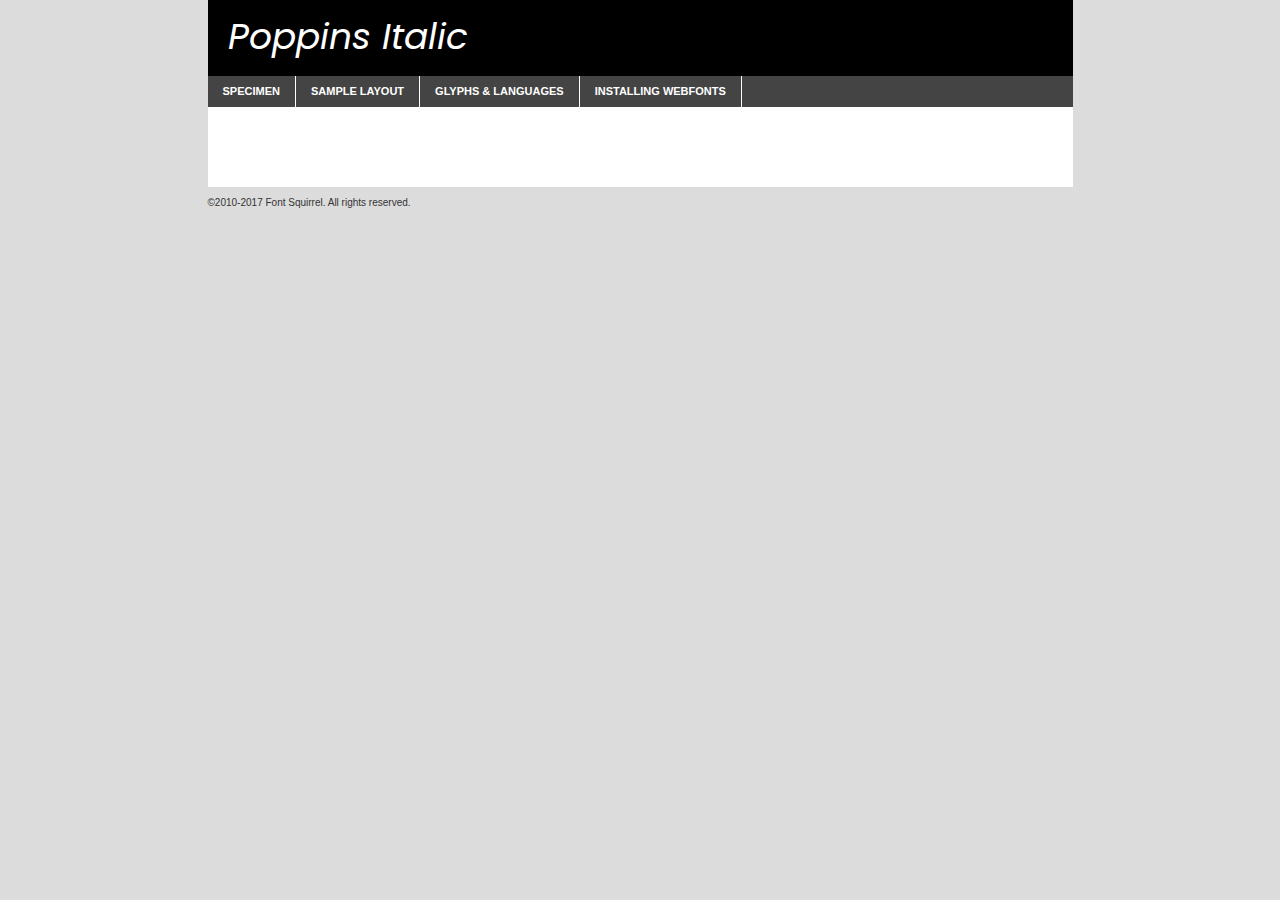
<file: landing-page/font/poppins-italic-demo.html>
<!DOCTYPE html PUBLIC "-//W3C//DTD XHTML 1.0 Transitional//EN"
        "http://www.w3.org/TR/xhtml1/DTD/xhtml1-transitional.dtd">

<html xmlns="http://www.w3.org/1999/xhtml" xml:lang="en" lang="en">
<head>
    <meta http-equiv="Content-Type" content="text/html; charset=utf-8"/>
    <script src="http://ajax.googleapis.com/ajax/libs/jquery/1.7.2/jquery.min.js" type="text/javascript" charset="utf-8"></script>
    <script type="text/javascript">
		(function($) {
			$.fn.easyTabs = function(option) {
				var param = jQuery.extend({ fadeSpeed: 'fast', defaultContent: 1, activeClass: 'active' }, option);
				$(this).each(function() {
					var thisId = '#' + this.id;
					if ( param.defaultContent == '' )
					{
						param.defaultContent = 1;
					}
					if ( typeof param.defaultContent == 'number' )
					{
						var defaultTab = $(thisId + ' .tabs li:eq(' + (param.defaultContent - 1) + ') a').attr('href').substr(1);
					}
					else
					{
						var defaultTab = param.defaultContent;
					}
					$(thisId + ' .tabs li a').each(function() {
						var tabToHide = $(this).attr('href').substr(1);
						$('#' + tabToHide).addClass('easytabs-tab-content');
					});
					hideAll();
					changeContent(defaultTab);

					function hideAll() {$(thisId + ' .easytabs-tab-content').hide();}

					function changeContent(tabId)
					{
						hideAll();
						$(thisId + ' .tabs li').removeClass(param.activeClass);
						$(thisId + ' .tabs li a[href=#' + tabId + ']').closest('li').addClass(param.activeClass);
						if ( param.fadeSpeed != 'none' )
						{
							$(thisId + ' #' + tabId).fadeIn(param.fadeSpeed);
						}
						else
						{
							$(thisId + ' #' + tabId).show();
						}
					}

					$(thisId + ' .tabs li').click(function() {
						var tabId = $(this).find('a').attr('href').substr(1);
						changeContent(tabId);
						return false;
					});
				});
			}
		})(jQuery);
    </script>
    <link rel="stylesheet" href="specimen_files/specimen_stylesheet.css" type="text/css" charset="utf-8"/>
    <link rel="stylesheet" href="stylesheet.css" type="text/css" charset="utf-8"/>

    <style type="text/css">
        		body {
			font-family: 'poppinsitalic';
        		}

            </style>

    <title>Poppins Italic Specimen</title>


    <script type="text/javascript" charset="utf-8">
		$(document).ready(function() {
			$('#container').easyTabs({ defaultContent: 1 });
		});
    </script>
</head>

<body>
<div id="container">
    <div id="header">
		Poppins Italic    </div>
    <ul class="tabs">
        <li><a href="#specimen">Specimen</a></li>
        <li><a href="#layout">Sample Layout</a></li>
		        <li><a href="#glyphs">Glyphs &amp; Languages</a></li>
        <li><a href="#installing">Installing Webfonts</a></li>

    </ul>

    <div id="main_content">


        <div id="specimen">

            <div class="section">
                <div class="grid12 firstcol">
                    <div class="huge">AaBb</div>
                </div>
            </div>

            <div class="section">
                <div class="glyph_range">A&#x200B;B&#x200b;C&#x200b;D&#x200b;E&#x200b;F&#x200b;G&#x200b;H&#x200b;I&#x200b;J&#x200b;K&#x200b;L&#x200b;M&#x200b;N&#x200b;O&#x200b;P&#x200b;Q&#x200b;R&#x200b;S&#x200b;T&#x200b;U&#x200b;V&#x200b;W&#x200b;X&#x200b;Y&#x200b;Z&#x200b;a&#x200b;b&#x200b;c&#x200b;d&#x200b;e&#x200b;f&#x200b;g&#x200b;h&#x200b;i&#x200b;j&#x200b;k&#x200b;l&#x200b;m&#x200b;n&#x200b;o&#x200b;p&#x200b;q&#x200b;r&#x200b;s&#x200b;t&#x200b;u&#x200b;v&#x200b;w&#x200b;x&#x200b;y&#x200b;z&#x200b;1&#x200b;2&#x200b;3&#x200b;4&#x200b;5&#x200b;6&#x200b;7&#x200b;8&#x200b;9&#x200b;0&#x200b;&amp;&#x200b;.&#x200b;,&#x200b;?&#x200b;!&#x200b;&#64;&#x200b;(&#x200b;)&#x200b;#&#x200b;$&#x200b;%&#x200b;*&#x200b;+&#x200b;-&#x200b;=&#x200b;:&#x200b;;</div>
            </div>
            <div class="section">
                <div class="grid12 firstcol">
                    <table class="sample_table">
                        <tr>
                            <td>10</td>
                            <td class="size10">abcdefghijklmnopqrstuvwxyzABCDEFGHIJKLMNOPQRSTUVWXYZ0123456789abcdefghijklmnopqrstuvwxyzABCDEFGHIJKLMNOPQRSTUVWXYZ0123456789abcdefghijklmnopqrstuvwxyzABCDEFGHIJKLMNOPQRSTUVWXYZ</td>
                        </tr>
                        <tr>
                            <td>11</td>
                            <td class="size11">abcdefghijklmnopqrstuvwxyzABCDEFGHIJKLMNOPQRSTUVWXYZ0123456789abcdefghijklmnopqrstuvwxyzABCDEFGHIJKLMNOPQRSTUVWXYZ0123456789abcdefghijklmnopqrstuvwxyzABCDEFGHIJKLMNOPQRSTUVWXYZ</td>
                        </tr>
                        <tr>
                            <td>12</td>
                            <td class="size12">abcdefghijklmnopqrstuvwxyzABCDEFGHIJKLMNOPQRSTUVWXYZ0123456789abcdefghijklmnopqrstuvwxyzABCDEFGHIJKLMNOPQRSTUVWXYZ0123456789abcdefghijklmnopqrstuvwxyzABCDEFGHIJKLMNOPQRSTUVWXYZ</td>
                        </tr>
                        <tr>
                            <td>13</td>
                            <td class="size13">abcdefghijklmnopqrstuvwxyzABCDEFGHIJKLMNOPQRSTUVWXYZ0123456789abcdefghijklmnopqrstuvwxyzABCDEFGHIJKLMNOPQRSTUVWXYZ0123456789abcdefghijklmnopqrstuvwxyzABCDEFGHIJKLMNOPQRSTUVWXYZ</td>
                        </tr>
                        <tr>
                            <td>14</td>
                            <td class="size14">abcdefghijklmnopqrstuvwxyzABCDEFGHIJKLMNOPQRSTUVWXYZ0123456789abcdefghijklmnopqrstuvwxyzABCDEFGHIJKLMNOPQRSTUVWXYZ0123456789abcdefghijklmnopqrstuvwxyzABCDEFGHIJKLMNOPQRSTUVWXYZ</td>
                        </tr>
                        <tr>
                            <td>16</td>
                            <td class="size16">abcdefghijklmnopqrstuvwxyzABCDEFGHIJKLMNOPQRSTUVWXYZ0123456789abcdefghijklmnopqrstuvwxyzABCDEFGHIJKLMNOPQRSTUVWXYZ</td>
                        </tr>
                        <tr>
                            <td>18</td>
                            <td class="size18">abcdefghijklmnopqrstuvwxyzABCDEFGHIJKLMNOPQRSTUVWXYZ0123456789abcdefghijklmnopqrstuvwxyzABCDEFGHIJKLMNOPQRSTUVWXYZ</td>
                        </tr>
                        <tr>
                            <td>20</td>
                            <td class="size20">abcdefghijklmnopqrstuvwxyzABCDEFGHIJKLMNOPQRSTUVWXYZ0123456789abcdefghijklmnopqrstuvwxyzABCDEFGHIJKLMNOPQRSTUVWXYZ</td>
                        </tr>
                        <tr>
                            <td>24</td>
                            <td class="size24">abcdefghijklmnopqrstuvwxyzABCDEFGHIJKLMNOPQRSTUVWXYZ0123456789abcdefghijklmnopqrstuvwxyzABCDEFGHIJKLMNOPQRSTUVWXYZ</td>
                        </tr>
                        <tr>
                            <td>30</td>
                            <td class="size30">abcdefghijklmnopqrstuvwxyzABCDEFGHIJKLMNOPQRSTUVWXYZ0123456789abcdefghijklmnopqrstuvwxyzABCDEFGHIJKLMNOPQRSTUVWXYZ</td>
                        </tr>
                        <tr>
                            <td>36</td>
                            <td class="size36">abcdefghijklmnopqrstuvwxyzABCDEFGHIJKLMNOPQRSTUVWXYZ0123456789abcdefghijklmnopqrstuvwxyzABCDEFGHIJKLMNOPQRSTUVWXYZ</td>
                        </tr>
                        <tr>
                            <td>48</td>
                            <td class="size48">abcdefghijklmnopqrstuvwxyzABCDEFGHIJKLMNOPQRSTUVWXYZ0123456789abcdefghijklmnopqrstuvwxyzABCDEFGHIJKLMNOPQRSTUVWXYZ</td>
                        </tr>
                        <tr>
                            <td>60</td>
                            <td class="size60">abcdefghijklmnopqrstuvwxyzABCDEFGHIJKLMNOPQRSTUVWXYZ0123456789abcdefghijklmnopqrstuvwxyzABCDEFGHIJKLMNOPQRSTUVWXYZ</td>
                        </tr>
                        <tr>
                            <td>72</td>
                            <td class="size72">abcdefghijklmnopqrstuvwxyzABCDEFGHIJKLMNOPQRSTUVWXYZ0123456789abcdefghijklmnopqrstuvwxyzABCDEFGHIJKLMNOPQRSTUVWXYZ</td>
                        </tr>
                        <tr>
                            <td>90</td>
                            <td class="size90">abcdefghijklmnopqrstuvwxyzABCDEFGHIJKLMNOPQRSTUVWXYZ0123456789abcdefghijklmnopqrstuvwxyzABCDEFGHIJKLMNOPQRSTUVWXYZ</td>
                        </tr>
                    </table>

                </div>

            </div>


            <div class="section" id="bodycomparison">


                <div id="xheight">
                    <div class="fontbody">&#x25FC;&#x25FC;&#x25FC;&#x25FC;&#x25FC;&#x25FC;&#x25FC;&#x25FC;&#x25FC;&#x25FC;&#x25FC;&#x25FC;&#x25FC;&#x25FC;&#x25FC;&#x25FC;&#x25FC;&#x25FC;&#x25FC;&#x25FC;&#x25FC;&#x25FC;&#x25FC;&#x25FC;&#x25FC;&#x25FC;&#x25FC;&#x25FC;&#x25FC;&#x25FC;&#x25FC;&#x25FC;&#x25FC;&#x25FC;&#x25FC;&#x25FC;&#x25FC;&#x25FC;&#x25FC;&#x25FC;&#x25FC;&#x25FC;&#x25FC;&#x25FC;&#x25FC;&#x25FC;&#x25FC;&#x25FC;&#x25FC;&#x25FC;&#x25FC;&#x25FC;&#x25FC;&#x25FC;&#x25FC;&#x25FC;&#x25FC;&#x25FC;&#x25FC;&#x25FC;&#x25FC;&#x25FC;&#x25FC;&#x25FC;&#x25FC;&#x25FC;&#x25FC;&#x25FC;&#x25FC;&#x25FC;&#x25FC;&#x25FC;&#x25FC;&#x25FC;&#x25FC;&#x25FC;&#x25FC;&#x25FC;&#x25FC;&#x25FC;&#x25FC;&#x25FC;&#x25FC;&#x25FC;&#x25FC;&#x25FC;&#x25FC;&#x25FC;&#x25FC;&#x25FC;&#x25FC;&#x25FC;&#x25FC;&#x25FC;&#x25FC;&#x25FC;&#x25FC;&#x25FC;&#x25FC;body</div>
                    <div class="arialbody">body</div>
                    <div class="verdanabody">body</div>
                    <div class="georgiabody">body</div>
                </div>
                <div class="fontbody" style="z-index:1">
                    body<span>Poppins Italic</span>
                </div>
                <div class="arialbody" style="z-index:1">
                    body<span>Arial</span>
                </div>
                <div class="verdanabody" style="z-index:1">
                    body<span>Verdana</span>
                </div>
                <div class="georgiabody" style="z-index:1">
                    body<span>Georgia</span>
                </div>


            </div>


            <div class="section psample psample_row1" id="">

                <div class="grid2 firstcol">
                    <p class="size10"><span>10.</span>Aenean lacinia bibendum nulla sed consectetur. Fusce dapibus, tellus ac cursus commodo, tortor mauris condimentum nibh, ut fermentum massa justo sit amet risus. Nullam id dolor id nibh ultricies vehicula ut id elit. Cum sociis natoque penatibus et magnis dis parturient montes, nascetur ridiculus mus. Nulla vitae elit libero, a pharetra augue.</p>

                </div>
                <div class="grid3">
                    <p class="size11"><span>11.</span>Aenean lacinia bibendum nulla sed consectetur. Fusce dapibus, tellus ac cursus commodo, tortor mauris condimentum nibh, ut fermentum massa justo sit amet risus. Nullam id dolor id nibh ultricies vehicula ut id elit. Cum sociis natoque penatibus et magnis dis parturient montes, nascetur ridiculus mus. Nulla vitae elit libero, a pharetra augue.</p>

                </div>
                <div class="grid3">
                    <p class="size12"><span>12.</span>Aenean lacinia bibendum nulla sed consectetur. Fusce dapibus, tellus ac cursus commodo, tortor mauris condimentum nibh, ut fermentum massa justo sit amet risus. Nullam id dolor id nibh ultricies vehicula ut id elit. Cum sociis natoque penatibus et magnis dis parturient montes, nascetur ridiculus mus. Nulla vitae elit libero, a pharetra augue.</p>

                </div>
                <div class="grid4">
                    <p class="size13"><span>13.</span>Aenean lacinia bibendum nulla sed consectetur. Fusce dapibus, tellus ac cursus commodo, tortor mauris condimentum nibh, ut fermentum massa justo sit amet risus. Nullam id dolor id nibh ultricies vehicula ut id elit. Cum sociis natoque penatibus et magnis dis parturient montes, nascetur ridiculus mus. Nulla vitae elit libero, a pharetra augue.</p>

                </div>
                <div class="white_blend"></div>

            </div>
            <div class="section psample psample_row2" id="">
                <div class="grid3 firstcol">
                    <p class="size14"><span>14.</span>Aenean lacinia bibendum nulla sed consectetur. Fusce dapibus, tellus ac cursus commodo, tortor mauris condimentum nibh, ut fermentum massa justo sit amet risus. Nullam id dolor id nibh ultricies vehicula ut id elit. Cum sociis natoque penatibus et magnis dis parturient montes, nascetur ridiculus mus. Nulla vitae elit libero, a pharetra augue.</p>

                </div>
                <div class="grid4">
                    <p class="size16"><span>16.</span>Aenean lacinia bibendum nulla sed consectetur. Fusce dapibus, tellus ac cursus commodo, tortor mauris condimentum nibh, ut fermentum massa justo sit amet risus. Nullam id dolor id nibh ultricies vehicula ut id elit. Cum sociis natoque penatibus et magnis dis parturient montes, nascetur ridiculus mus. Nulla vitae elit libero, a pharetra augue.</p>

                </div>
                <div class="grid5">
                    <p class="size18"><span>18.</span>Aenean lacinia bibendum nulla sed consectetur. Fusce dapibus, tellus ac cursus commodo, tortor mauris condimentum nibh, ut fermentum massa justo sit amet risus. Nullam id dolor id nibh ultricies vehicula ut id elit. Cum sociis natoque penatibus et magnis dis parturient montes, nascetur ridiculus mus. Nulla vitae elit libero, a pharetra augue.</p>

                </div>

                <div class="white_blend"></div>

            </div>

            <div class="section psample psample_row3" id="">
                <div class="grid5 firstcol">
                    <p class="size20"><span>20.</span>Aenean lacinia bibendum nulla sed consectetur. Fusce dapibus, tellus ac cursus commodo, tortor mauris condimentum nibh, ut fermentum massa justo sit amet risus. Nullam id dolor id nibh ultricies vehicula ut id elit. Cum sociis natoque penatibus et magnis dis parturient montes, nascetur ridiculus mus. Nulla vitae elit libero, a pharetra augue.</p>
                </div>
                <div class="grid7">
                    <p class="size24"><span>24.</span>Aenean lacinia bibendum nulla sed consectetur. Fusce dapibus, tellus ac cursus commodo, tortor mauris condimentum nibh, ut fermentum massa justo sit amet risus. Nullam id dolor id nibh ultricies vehicula ut id elit. Cum sociis natoque penatibus et magnis dis parturient montes, nascetur ridiculus mus. Nulla vitae elit libero, a pharetra augue.</p>
                </div>

                <div class="white_blend"></div>

            </div>

            <div class="section psample psample_row4" id="">
                <div class="grid12 firstcol">
                    <p class="size30"><span>30.</span>Aenean lacinia bibendum nulla sed consectetur. Fusce dapibus, tellus ac cursus commodo, tortor mauris condimentum nibh, ut fermentum massa justo sit amet risus. Nullam id dolor id nibh ultricies vehicula ut id elit. Cum sociis natoque penatibus et magnis dis parturient montes, nascetur ridiculus mus. Nulla vitae elit libero, a pharetra augue.</p>
                </div>
                <div class="white_blend"></div>

            </div>


            <div class="section psample psample_row1 fullreverse">
                <div class="grid2 firstcol">
                    <p class="size10"><span>10.</span>Aenean lacinia bibendum nulla sed consectetur. Fusce dapibus, tellus ac cursus commodo, tortor mauris condimentum nibh, ut fermentum massa justo sit amet risus. Nullam id dolor id nibh ultricies vehicula ut id elit. Cum sociis natoque penatibus et magnis dis parturient montes, nascetur ridiculus mus. Nulla vitae elit libero, a pharetra augue.</p>

                </div>
                <div class="grid3">
                    <p class="size11"><span>11.</span>Aenean lacinia bibendum nulla sed consectetur. Fusce dapibus, tellus ac cursus commodo, tortor mauris condimentum nibh, ut fermentum massa justo sit amet risus. Nullam id dolor id nibh ultricies vehicula ut id elit. Cum sociis natoque penatibus et magnis dis parturient montes, nascetur ridiculus mus. Nulla vitae elit libero, a pharetra augue.</p>

                </div>
                <div class="grid3">
                    <p class="size12"><span>12.</span>Aenean lacinia bibendum nulla sed consectetur. Fusce dapibus, tellus ac cursus commodo, tortor mauris condimentum nibh, ut fermentum massa justo sit amet risus. Nullam id dolor id nibh ultricies vehicula ut id elit. Cum sociis natoque penatibus et magnis dis parturient montes, nascetur ridiculus mus. Nulla vitae elit libero, a pharetra augue.</p>

                </div>
                <div class="grid4">
                    <p class="size13"><span>13.</span>Aenean lacinia bibendum nulla sed consectetur. Fusce dapibus, tellus ac cursus commodo, tortor mauris condimentum nibh, ut fermentum massa justo sit amet risus. Nullam id dolor id nibh ultricies vehicula ut id elit. Cum sociis natoque penatibus et magnis dis parturient montes, nascetur ridiculus mus. Nulla vitae elit libero, a pharetra augue.</p>

                </div>
                <div class="black_blend"></div>

            </div>

            <div class="section psample psample_row2 fullreverse">
                <div class="grid3 firstcol">
                    <p class="size14"><span>14.</span>Aenean lacinia bibendum nulla sed consectetur. Fusce dapibus, tellus ac cursus commodo, tortor mauris condimentum nibh, ut fermentum massa justo sit amet risus. Nullam id dolor id nibh ultricies vehicula ut id elit. Cum sociis natoque penatibus et magnis dis parturient montes, nascetur ridiculus mus. Nulla vitae elit libero, a pharetra augue.</p>

                </div>
                <div class="grid4">
                    <p class="size16"><span>16.</span>Aenean lacinia bibendum nulla sed consectetur. Fusce dapibus, tellus ac cursus commodo, tortor mauris condimentum nibh, ut fermentum massa justo sit amet risus. Nullam id dolor id nibh ultricies vehicula ut id elit. Cum sociis natoque penatibus et magnis dis parturient montes, nascetur ridiculus mus. Nulla vitae elit libero, a pharetra augue.</p>

                </div>
                <div class="grid5">
                    <p class="size18"><span>18.</span>Aenean lacinia bibendum nulla sed consectetur. Fusce dapibus, tellus ac cursus commodo, tortor mauris condimentum nibh, ut fermentum massa justo sit amet risus. Nullam id dolor id nibh ultricies vehicula ut id elit. Cum sociis natoque penatibus et magnis dis parturient montes, nascetur ridiculus mus. Nulla vitae elit libero, a pharetra augue.</p>

                </div>
                <div class="black_blend"></div>

            </div>

            <div class="section psample fullreverse psample_row3" id="">
                <div class="grid5 firstcol">
                    <p class="size20"><span>20.</span>Aenean lacinia bibendum nulla sed consectetur. Fusce dapibus, tellus ac cursus commodo, tortor mauris condimentum nibh, ut fermentum massa justo sit amet risus. Nullam id dolor id nibh ultricies vehicula ut id elit. Cum sociis natoque penatibus et magnis dis parturient montes, nascetur ridiculus mus. Nulla vitae elit libero, a pharetra augue.</p>
                </div>
                <div class="grid7">
                    <p class="size24"><span>24.</span>Aenean lacinia bibendum nulla sed consectetur. Fusce dapibus, tellus ac cursus commodo, tortor mauris condimentum nibh, ut fermentum massa justo sit amet risus. Nullam id dolor id nibh ultricies vehicula ut id elit. Cum sociis natoque penatibus et magnis dis parturient montes, nascetur ridiculus mus. Nulla vitae elit libero, a pharetra augue.</p>
                </div>

                <div class="black_blend"></div>

            </div>

            <div class="section psample fullreverse psample_row4" id="" style="border-bottom: 20px #000 solid;">
                <div class="grid12 firstcol">
                    <p class="size30"><span>30.</span>Aenean lacinia bibendum nulla sed consectetur. Fusce dapibus, tellus ac cursus commodo, tortor mauris condimentum nibh, ut fermentum massa justo sit amet risus. Nullam id dolor id nibh ultricies vehicula ut id elit. Cum sociis natoque penatibus et magnis dis parturient montes, nascetur ridiculus mus. Nulla vitae elit libero, a pharetra augue.</p>
                </div>
                <div class="black_blend"></div>

            </div>


        </div>

        <div id="layout">

            <div class="section">

                <div class="grid12 firstcol">
                    <h1>Lorem Ipsum Dolor</h1>
                    <h2>Etiam porta sem malesuada magna mollis euismod</h2>

                    <p class="byline">By <a href="#link">Aenean Lacinia</a></p>
                </div>
            </div>
            <div class="section">
                <div class="grid8 firstcol">
                    <p class="large">Donec sed odio dui. Morbi leo risus, porta ac consectetur ac, vestibulum at eros. Fusce dapibus, tellus ac cursus commodo, tortor mauris condimentum nibh, ut fermentum massa justo sit amet risus. </p>


                    <h3>Pellentesque ornare sem</h3>

                    <p>Maecenas sed diam eget risus varius blandit sit amet non magna. Maecenas faucibus mollis interdum. Donec ullamcorper nulla non metus auctor fringilla. Nullam id dolor id nibh ultricies vehicula ut id elit. Nullam id dolor id nibh ultricies vehicula ut id elit. </p>

                    <p>Aenean eu leo quam. Pellentesque ornare sem lacinia quam venenatis vestibulum. Lorem ipsum dolor sit amet, consectetur adipiscing elit. Cum sociis natoque penatibus et magnis dis parturient montes, nascetur ridiculus mus. </p>

                    <p>Nulla vitae elit libero, a pharetra augue. Praesent commodo cursus magna, vel scelerisque nisl consectetur et. Aenean lacinia bibendum nulla sed consectetur. </p>

                    <p>Nullam quis risus eget urna mollis ornare vel eu leo. Nullam quis risus eget urna mollis ornare vel eu leo. Maecenas sed diam eget risus varius blandit sit amet non magna. Donec ullamcorper nulla non metus auctor fringilla. </p>

                    <h3>Cras mattis consectetur</h3>

                    <p>Aenean eu leo quam. Pellentesque ornare sem lacinia quam venenatis vestibulum. Aenean lacinia bibendum nulla sed consectetur. Integer posuere erat a ante venenatis dapibus posuere velit aliquet. Cras mattis consectetur purus sit amet fermentum. </p>

                    <p>Nullam id dolor id nibh ultricies vehicula ut id elit. Nullam quis risus eget urna mollis ornare vel eu leo. Cras mattis consectetur purus sit amet fermentum.</p>
                </div>

                <div class="grid4 sidebar">

                    <div class="box reverse">
                        <p class="last">Nullam quis risus eget urna mollis ornare vel eu leo. Donec ullamcorper nulla non metus auctor fringilla. Cras mattis consectetur purus sit amet fermentum. Sed posuere consectetur est at lobortis. Lorem ipsum dolor sit amet, consectetur adipiscing elit. </p>
                    </div>

                    <p class="caption">Maecenas sed diam eget risus varius.</p>

                    <p>Vestibulum id ligula porta felis euismod semper. Integer posuere erat a ante venenatis dapibus posuere velit aliquet. Vestibulum id ligula porta felis euismod semper. Sed posuere consectetur est at lobortis. Maecenas sed diam eget risus varius blandit sit amet non magna. Fusce dapibus, tellus ac cursus commodo, tortor mauris condimentum nibh, ut fermentum massa justo sit amet risus. </p>


                    <p>Duis mollis, est non commodo luctus, nisi erat porttitor ligula, eget lacinia odio sem nec elit. Aenean lacinia bibendum nulla sed consectetur. Vivamus sagittis lacus vel augue laoreet rutrum faucibus dolor auctor. Aenean lacinia bibendum nulla sed consectetur. Nullam quis risus eget urna mollis ornare vel eu leo. </p>

                    <p>Praesent commodo cursus magna, vel scelerisque nisl consectetur et. Donec ullamcorper nulla non metus auctor fringilla. Maecenas faucibus mollis interdum. Fusce dapibus, tellus ac cursus commodo, tortor mauris condimentum nibh, ut fermentum massa justo sit amet risus. </p>

                </div>
            </div>

        </div>


		

        <div id="glyphs">
            <div class="section">
                <div class="grid12 firstcol">

                    <h1>Language Support</h1>
                    <p>The subset of Poppins Italic in this kit supports the following languages:<br/>

						Albanian, Basque, Breton, Chamorro, Danish, Dutch, English, Faroese, Finnish, French, Frisian, Galician, German, Icelandic, Italian, Malagasy, Norwegian, Portuguese, Spanish, Alsatian, Aragonese, Arapaho, Arrernte, Asturian, Aymara, Bislama, Cebuano, Corsican, Fijian, French_creole, Genoese, Gilbertese, Greenlandic, Haitian_creole, Hiligaynon, Hmong, Hopi, Ibanag, Iloko_ilokano, Indonesian, Interglossa_glosa, Interlingua, Irish_gaelic, Jerriais, Lojban, Lombard, Luxembourgeois, Manx, Mohawk, Norfolk_pitcairnese, Occitan, Oromo, Pangasinan, Papiamento, Piedmontese, Potawatomi, Rhaeto-romance, Romansh, Rotokas, Sami_lule, Samoan, Sardinian, Scots_gaelic, Seychelles_creole, Shona, Sicilian, Somali, Southern_ndebele, Swahili, Swati_swazi, Tagalog_filipino_pilipino, Tetum, Tok_pisin, Uyghur_latinized, Volapuk, Walloon, Warlpiri, Xhosa, Yapese, Zulu, Latinbasic, Ubasic, Demo                    </p>
                    <h1>Glyph Chart</h1>
                    <p>The subset of Poppins Italic in this kit includes all the glyphs listed below. Unicode entities are included above each glyph to help you insert individual characters into your layout.</p>
                    <div id="glyph_chart">

																																	                                <div><p>&amp;#13;</p>&#13;</div>
																				                                <div><p>&amp;#32;</p>&#32;</div>
																				                                <div><p>&amp;#33;</p>&#33;</div>
																				                                <div><p>&amp;#34;</p>&#34;</div>
																				                                <div><p>&amp;#35;</p>&#35;</div>
																				                                <div><p>&amp;#36;</p>&#36;</div>
																				                                <div><p>&amp;#37;</p>&#37;</div>
																				                                <div><p>&amp;#38;</p>&#38;</div>
																				                                <div><p>&amp;#39;</p>&#39;</div>
																				                                <div><p>&amp;#40;</p>&#40;</div>
																				                                <div><p>&amp;#41;</p>&#41;</div>
																				                                <div><p>&amp;#42;</p>&#42;</div>
																				                                <div><p>&amp;#43;</p>&#43;</div>
																				                                <div><p>&amp;#44;</p>&#44;</div>
																				                                <div><p>&amp;#45;</p>&#45;</div>
																				                                <div><p>&amp;#46;</p>&#46;</div>
																				                                <div><p>&amp;#47;</p>&#47;</div>
																				                                <div><p>&amp;#48;</p>&#48;</div>
																				                                <div><p>&amp;#49;</p>&#49;</div>
																				                                <div><p>&amp;#50;</p>&#50;</div>
																				                                <div><p>&amp;#51;</p>&#51;</div>
																				                                <div><p>&amp;#52;</p>&#52;</div>
																				                                <div><p>&amp;#53;</p>&#53;</div>
																				                                <div><p>&amp;#54;</p>&#54;</div>
																				                                <div><p>&amp;#55;</p>&#55;</div>
																				                                <div><p>&amp;#56;</p>&#56;</div>
																				                                <div><p>&amp;#57;</p>&#57;</div>
																				                                <div><p>&amp;#58;</p>&#58;</div>
																				                                <div><p>&amp;#59;</p>&#59;</div>
																				                                <div><p>&amp;#60;</p>&#60;</div>
																				                                <div><p>&amp;#61;</p>&#61;</div>
																				                                <div><p>&amp;#62;</p>&#62;</div>
																				                                <div><p>&amp;#63;</p>&#63;</div>
																				                                <div><p>&amp;#64;</p>&#64;</div>
																				                                <div><p>&amp;#65;</p>&#65;</div>
																				                                <div><p>&amp;#66;</p>&#66;</div>
																				                                <div><p>&amp;#67;</p>&#67;</div>
																				                                <div><p>&amp;#68;</p>&#68;</div>
																				                                <div><p>&amp;#69;</p>&#69;</div>
																				                                <div><p>&amp;#70;</p>&#70;</div>
																				                                <div><p>&amp;#71;</p>&#71;</div>
																				                                <div><p>&amp;#72;</p>&#72;</div>
																				                                <div><p>&amp;#73;</p>&#73;</div>
																				                                <div><p>&amp;#74;</p>&#74;</div>
																				                                <div><p>&amp;#75;</p>&#75;</div>
																				                                <div><p>&amp;#76;</p>&#76;</div>
																				                                <div><p>&amp;#77;</p>&#77;</div>
																				                                <div><p>&amp;#78;</p>&#78;</div>
																				                                <div><p>&amp;#79;</p>&#79;</div>
																				                                <div><p>&amp;#80;</p>&#80;</div>
																				                                <div><p>&amp;#81;</p>&#81;</div>
																				                                <div><p>&amp;#82;</p>&#82;</div>
																				                                <div><p>&amp;#83;</p>&#83;</div>
																				                                <div><p>&amp;#84;</p>&#84;</div>
																				                                <div><p>&amp;#85;</p>&#85;</div>
																				                                <div><p>&amp;#86;</p>&#86;</div>
																				                                <div><p>&amp;#87;</p>&#87;</div>
																				                                <div><p>&amp;#88;</p>&#88;</div>
																				                                <div><p>&amp;#89;</p>&#89;</div>
																				                                <div><p>&amp;#90;</p>&#90;</div>
																				                                <div><p>&amp;#91;</p>&#91;</div>
																				                                <div><p>&amp;#92;</p>&#92;</div>
																				                                <div><p>&amp;#93;</p>&#93;</div>
																				                                <div><p>&amp;#94;</p>&#94;</div>
																				                                <div><p>&amp;#95;</p>&#95;</div>
																				                                <div><p>&amp;#96;</p>&#96;</div>
																				                                <div><p>&amp;#97;</p>&#97;</div>
																				                                <div><p>&amp;#98;</p>&#98;</div>
																				                                <div><p>&amp;#99;</p>&#99;</div>
																				                                <div><p>&amp;#100;</p>&#100;</div>
																				                                <div><p>&amp;#101;</p>&#101;</div>
																				                                <div><p>&amp;#102;</p>&#102;</div>
																				                                <div><p>&amp;#103;</p>&#103;</div>
																				                                <div><p>&amp;#104;</p>&#104;</div>
																				                                <div><p>&amp;#105;</p>&#105;</div>
																				                                <div><p>&amp;#106;</p>&#106;</div>
																				                                <div><p>&amp;#107;</p>&#107;</div>
																				                                <div><p>&amp;#108;</p>&#108;</div>
																				                                <div><p>&amp;#109;</p>&#109;</div>
																				                                <div><p>&amp;#110;</p>&#110;</div>
																				                                <div><p>&amp;#111;</p>&#111;</div>
																				                                <div><p>&amp;#112;</p>&#112;</div>
																				                                <div><p>&amp;#113;</p>&#113;</div>
																				                                <div><p>&amp;#114;</p>&#114;</div>
																				                                <div><p>&amp;#115;</p>&#115;</div>
																				                                <div><p>&amp;#116;</p>&#116;</div>
																				                                <div><p>&amp;#117;</p>&#117;</div>
																				                                <div><p>&amp;#118;</p>&#118;</div>
																				                                <div><p>&amp;#119;</p>&#119;</div>
																				                                <div><p>&amp;#120;</p>&#120;</div>
																				                                <div><p>&amp;#121;</p>&#121;</div>
																				                                <div><p>&amp;#122;</p>&#122;</div>
																				                                <div><p>&amp;#123;</p>&#123;</div>
																				                                <div><p>&amp;#124;</p>&#124;</div>
																				                                <div><p>&amp;#125;</p>&#125;</div>
																				                                <div><p>&amp;#126;</p>&#126;</div>
																				                                <div><p>&amp;#160;</p>&#160;</div>
																				                                <div><p>&amp;#161;</p>&#161;</div>
																				                                <div><p>&amp;#162;</p>&#162;</div>
																				                                <div><p>&amp;#163;</p>&#163;</div>
																				                                <div><p>&amp;#164;</p>&#164;</div>
																				                                <div><p>&amp;#165;</p>&#165;</div>
																				                                <div><p>&amp;#166;</p>&#166;</div>
																				                                <div><p>&amp;#167;</p>&#167;</div>
																				                                <div><p>&amp;#168;</p>&#168;</div>
																				                                <div><p>&amp;#169;</p>&#169;</div>
																				                                <div><p>&amp;#170;</p>&#170;</div>
																				                                <div><p>&amp;#171;</p>&#171;</div>
																				                                <div><p>&amp;#172;</p>&#172;</div>
																				                                <div><p>&amp;#173;</p>&#173;</div>
																				                                <div><p>&amp;#174;</p>&#174;</div>
																				                                <div><p>&amp;#175;</p>&#175;</div>
																				                                <div><p>&amp;#176;</p>&#176;</div>
																				                                <div><p>&amp;#177;</p>&#177;</div>
																				                                <div><p>&amp;#178;</p>&#178;</div>
																				                                <div><p>&amp;#179;</p>&#179;</div>
																				                                <div><p>&amp;#180;</p>&#180;</div>
																				                                <div><p>&amp;#181;</p>&#181;</div>
																				                                <div><p>&amp;#182;</p>&#182;</div>
																				                                <div><p>&amp;#183;</p>&#183;</div>
																				                                <div><p>&amp;#184;</p>&#184;</div>
																				                                <div><p>&amp;#185;</p>&#185;</div>
																				                                <div><p>&amp;#186;</p>&#186;</div>
																				                                <div><p>&amp;#187;</p>&#187;</div>
																				                                <div><p>&amp;#188;</p>&#188;</div>
																				                                <div><p>&amp;#189;</p>&#189;</div>
																				                                <div><p>&amp;#190;</p>&#190;</div>
																				                                <div><p>&amp;#191;</p>&#191;</div>
																				                                <div><p>&amp;#192;</p>&#192;</div>
																				                                <div><p>&amp;#193;</p>&#193;</div>
																				                                <div><p>&amp;#194;</p>&#194;</div>
																				                                <div><p>&amp;#195;</p>&#195;</div>
																				                                <div><p>&amp;#196;</p>&#196;</div>
																				                                <div><p>&amp;#197;</p>&#197;</div>
																				                                <div><p>&amp;#198;</p>&#198;</div>
																				                                <div><p>&amp;#199;</p>&#199;</div>
																				                                <div><p>&amp;#200;</p>&#200;</div>
																				                                <div><p>&amp;#201;</p>&#201;</div>
																				                                <div><p>&amp;#202;</p>&#202;</div>
																				                                <div><p>&amp;#203;</p>&#203;</div>
																				                                <div><p>&amp;#204;</p>&#204;</div>
																				                                <div><p>&amp;#205;</p>&#205;</div>
																				                                <div><p>&amp;#206;</p>&#206;</div>
																				                                <div><p>&amp;#207;</p>&#207;</div>
																				                                <div><p>&amp;#208;</p>&#208;</div>
																				                                <div><p>&amp;#209;</p>&#209;</div>
																				                                <div><p>&amp;#210;</p>&#210;</div>
																				                                <div><p>&amp;#211;</p>&#211;</div>
																				                                <div><p>&amp;#212;</p>&#212;</div>
																				                                <div><p>&amp;#213;</p>&#213;</div>
																				                                <div><p>&amp;#214;</p>&#214;</div>
																				                                <div><p>&amp;#215;</p>&#215;</div>
																				                                <div><p>&amp;#216;</p>&#216;</div>
																				                                <div><p>&amp;#217;</p>&#217;</div>
																				                                <div><p>&amp;#218;</p>&#218;</div>
																				                                <div><p>&amp;#219;</p>&#219;</div>
																				                                <div><p>&amp;#220;</p>&#220;</div>
																				                                <div><p>&amp;#221;</p>&#221;</div>
																				                                <div><p>&amp;#222;</p>&#222;</div>
																				                                <div><p>&amp;#223;</p>&#223;</div>
																				                                <div><p>&amp;#224;</p>&#224;</div>
																				                                <div><p>&amp;#225;</p>&#225;</div>
																				                                <div><p>&amp;#226;</p>&#226;</div>
																				                                <div><p>&amp;#227;</p>&#227;</div>
																				                                <div><p>&amp;#228;</p>&#228;</div>
																				                                <div><p>&amp;#229;</p>&#229;</div>
																				                                <div><p>&amp;#230;</p>&#230;</div>
																				                                <div><p>&amp;#231;</p>&#231;</div>
																				                                <div><p>&amp;#232;</p>&#232;</div>
																				                                <div><p>&amp;#233;</p>&#233;</div>
																				                                <div><p>&amp;#234;</p>&#234;</div>
																				                                <div><p>&amp;#235;</p>&#235;</div>
																				                                <div><p>&amp;#236;</p>&#236;</div>
																				                                <div><p>&amp;#237;</p>&#237;</div>
																				                                <div><p>&amp;#238;</p>&#238;</div>
																				                                <div><p>&amp;#239;</p>&#239;</div>
																				                                <div><p>&amp;#240;</p>&#240;</div>
																				                                <div><p>&amp;#241;</p>&#241;</div>
																				                                <div><p>&amp;#242;</p>&#242;</div>
																				                                <div><p>&amp;#243;</p>&#243;</div>
																				                                <div><p>&amp;#244;</p>&#244;</div>
																				                                <div><p>&amp;#245;</p>&#245;</div>
																				                                <div><p>&amp;#246;</p>&#246;</div>
																				                                <div><p>&amp;#247;</p>&#247;</div>
																				                                <div><p>&amp;#248;</p>&#248;</div>
																				                                <div><p>&amp;#249;</p>&#249;</div>
																				                                <div><p>&amp;#250;</p>&#250;</div>
																				                                <div><p>&amp;#251;</p>&#251;</div>
																				                                <div><p>&amp;#252;</p>&#252;</div>
																				                                <div><p>&amp;#253;</p>&#253;</div>
																				                                <div><p>&amp;#254;</p>&#254;</div>
																				                                <div><p>&amp;#255;</p>&#255;</div>
																				                                <div><p>&amp;#338;</p>&#338;</div>
																				                                <div><p>&amp;#339;</p>&#339;</div>
																				                                <div><p>&amp;#376;</p>&#376;</div>
																				                                <div><p>&amp;#710;</p>&#710;</div>
																				                                <div><p>&amp;#732;</p>&#732;</div>
																				                                <div><p>&amp;#8192;</p>&#8192;</div>
																				                                <div><p>&amp;#8193;</p>&#8193;</div>
																				                                <div><p>&amp;#8194;</p>&#8194;</div>
																				                                <div><p>&amp;#8195;</p>&#8195;</div>
																				                                <div><p>&amp;#8196;</p>&#8196;</div>
																				                                <div><p>&amp;#8197;</p>&#8197;</div>
																				                                <div><p>&amp;#8198;</p>&#8198;</div>
																				                                <div><p>&amp;#8199;</p>&#8199;</div>
																				                                <div><p>&amp;#8200;</p>&#8200;</div>
																				                                <div><p>&amp;#8201;</p>&#8201;</div>
																				                                <div><p>&amp;#8202;</p>&#8202;</div>
																				                                <div><p>&amp;#8208;</p>&#8208;</div>
																				                                <div><p>&amp;#8209;</p>&#8209;</div>
																				                                <div><p>&amp;#8210;</p>&#8210;</div>
																				                                <div><p>&amp;#8211;</p>&#8211;</div>
																				                                <div><p>&amp;#8212;</p>&#8212;</div>
																				                                <div><p>&amp;#8216;</p>&#8216;</div>
																				                                <div><p>&amp;#8217;</p>&#8217;</div>
																				                                <div><p>&amp;#8218;</p>&#8218;</div>
																				                                <div><p>&amp;#8220;</p>&#8220;</div>
																				                                <div><p>&amp;#8221;</p>&#8221;</div>
																				                                <div><p>&amp;#8222;</p>&#8222;</div>
																				                                <div><p>&amp;#8226;</p>&#8226;</div>
																				                                <div><p>&amp;#8230;</p>&#8230;</div>
																				                                <div><p>&amp;#8239;</p>&#8239;</div>
																				                                <div><p>&amp;#8249;</p>&#8249;</div>
																				                                <div><p>&amp;#8250;</p>&#8250;</div>
																				                                <div><p>&amp;#8287;</p>&#8287;</div>
																				                                <div><p>&amp;#8364;</p>&#8364;</div>
																				                                <div><p>&amp;#8482;</p>&#8482;</div>
																				                                <div><p>&amp;#9724;</p>&#9724;</div>
																				                                <div><p>&amp;#64257;</p>&#64257;</div>
																				                                <div><p>&amp;#64258;</p>&#64258;</div>
																																																										                    </div>
                </div>


            </div>
        </div>


        <div id="specs">

        </div>

        <div id="installing">
            <div class="section">
                <div class="grid7 firstcol">
                    <h1>Installing Webfonts</h1>

                    <p>Webfonts are supported by all major browser platforms but not all in the same way. There are currently four different font formats that must be included in order to target all browsers. This includes TTF, WOFF, EOT and SVG.</p>

                    <h2>1. Upload your webfonts</h2>
                    <p>You must upload your webfont kit to your website. They should be in or near the same directory as your CSS files.</p>

                    <h2>2. Include the webfont stylesheet</h2>
                    <p>A special CSS @font-face declaration helps the various browsers select the appropriate font it needs without causing you a bunch of headaches. Learn more about this syntax by reading the <a href="https://www.fontspring.com/blog/further-hardening-of-the-bulletproof-syntax">Fontspring blog post</a> about it. The code for it is as follows:</p>


                    <code>
                        @font-face{
                        font-family: 'MyWebFont';
                        src: url('WebFont.eot');
                        src: url('WebFont.eot?#iefix') format('embedded-opentype'),
                        url('WebFont.woff') format('woff'),
                        url('WebFont.ttf') format('truetype'),
                        url('WebFont.svg#webfont') format('svg');
                        }
                    </code>

                    <p>We've already gone ahead and generated the code for you. All you have to do is link to the stylesheet in your HTML, like this:</p>
                    <code>&lt;link rel=&quot;stylesheet&quot; href=&quot;stylesheet.css&quot; type=&quot;text/css&quot; charset=&quot;utf-8&quot; /&gt;</code>

                    <h2>3. Modify your own stylesheet</h2>
                    <p>To take advantage of your new fonts, you must tell your stylesheet to use them. Look at the original @font-face declaration above and find the property called "font-family." The name linked there will be what you use to reference the font. Prepend that webfont name to the font stack in the "font-family" property, inside the selector you want to change. For example:</p>
                    <code>p { font-family: 'WebFont', Arial, sans-serif; }</code>

                    <h2>4. Test</h2>
                    <p>Getting webfonts to work cross-browser <em>can</em> be tricky. Use the information in the sidebar to help you if you find that fonts aren't loading in a particular browser.</p>
                </div>

                <div class="grid5 sidebar">
                    <div class="box">
                        <h2>Troubleshooting<br/>Font-Face Problems</h2>
                        <p>Having trouble getting your webfonts to load in your new website? Here are some tips to sort out what might be the problem.</p>

                        <h3>Fonts not showing in any browser</h3>

                        <p>This sounds like you need to work on the plumbing. You either did not upload the fonts to the correct directory, or you did not link the fonts properly in the CSS. If you've confirmed that all this is correct and you still have a problem, take a look at your .htaccess file and see if requests are getting intercepted.</p>

                        <h3>Fonts not loading in iPhone or iPad</h3>

                        <p>The most common problem here is that you are serving the fonts from an IIS server. IIS refuses to serve files that have unknown MIME types. If that is the case, you must set the MIME type for SVG to "image/svg+xml" in the server settings. Follow these instructions from Microsoft if you need help.</p>

                        <h3>Fonts not loading in Firefox</h3>

                        <p>The primary reason for this failure? You are still using a version Firefox older than 3.5. So upgrade already! If that isn't it, then you are very likely serving fonts from a different domain. Firefox requires that all font assets be served from the same domain. Lastly it is possible that you need to add WOFF to your list of MIME types (if you are serving via IIS.)</p>

                        <h3>Fonts not loading in IE</h3>

                        <p>Are you looking at Internet Explorer on an actual Windows machine or are you cheating by using a service like Adobe BrowserLab? Many of these screenshot services do not render @font-face for IE. Best to test it on a real machine.</p>

                        <h3>Fonts not loading in IE9</h3>

                        <p>IE9, like Firefox, requires that fonts be served from the same domain as the website. Make sure that is the case.</p>
                    </div>
                </div>
            </div>

        </div>

    </div>
    <div id="footer">
        <p>&copy;2010-2017 Font Squirrel. All rights reserved.</p>
    </div>
</div>
</body>
</html>
</file>
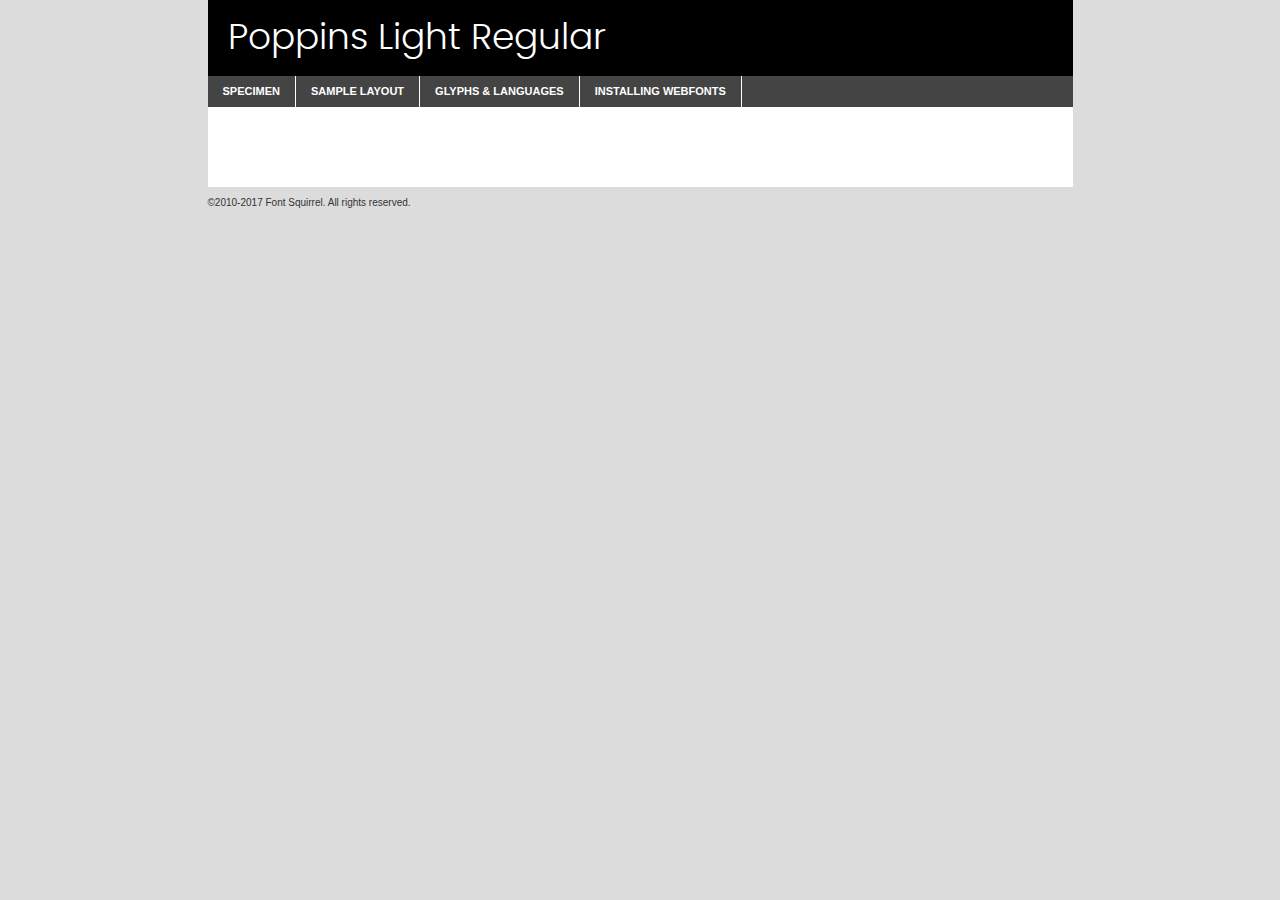
<file: landing-page/font/poppins-light-demo.html>
<!DOCTYPE html PUBLIC "-//W3C//DTD XHTML 1.0 Transitional//EN"
        "http://www.w3.org/TR/xhtml1/DTD/xhtml1-transitional.dtd">

<html xmlns="http://www.w3.org/1999/xhtml" xml:lang="en" lang="en">
<head>
    <meta http-equiv="Content-Type" content="text/html; charset=utf-8"/>
    <script src="http://ajax.googleapis.com/ajax/libs/jquery/1.7.2/jquery.min.js" type="text/javascript" charset="utf-8"></script>
    <script type="text/javascript">
		(function($) {
			$.fn.easyTabs = function(option) {
				var param = jQuery.extend({ fadeSpeed: 'fast', defaultContent: 1, activeClass: 'active' }, option);
				$(this).each(function() {
					var thisId = '#' + this.id;
					if ( param.defaultContent == '' )
					{
						param.defaultContent = 1;
					}
					if ( typeof param.defaultContent == 'number' )
					{
						var defaultTab = $(thisId + ' .tabs li:eq(' + (param.defaultContent - 1) + ') a').attr('href').substr(1);
					}
					else
					{
						var defaultTab = param.defaultContent;
					}
					$(thisId + ' .tabs li a').each(function() {
						var tabToHide = $(this).attr('href').substr(1);
						$('#' + tabToHide).addClass('easytabs-tab-content');
					});
					hideAll();
					changeContent(defaultTab);

					function hideAll() {$(thisId + ' .easytabs-tab-content').hide();}

					function changeContent(tabId)
					{
						hideAll();
						$(thisId + ' .tabs li').removeClass(param.activeClass);
						$(thisId + ' .tabs li a[href=#' + tabId + ']').closest('li').addClass(param.activeClass);
						if ( param.fadeSpeed != 'none' )
						{
							$(thisId + ' #' + tabId).fadeIn(param.fadeSpeed);
						}
						else
						{
							$(thisId + ' #' + tabId).show();
						}
					}

					$(thisId + ' .tabs li').click(function() {
						var tabId = $(this).find('a').attr('href').substr(1);
						changeContent(tabId);
						return false;
					});
				});
			}
		})(jQuery);
    </script>
    <link rel="stylesheet" href="specimen_files/specimen_stylesheet.css" type="text/css" charset="utf-8"/>
    <link rel="stylesheet" href="stylesheet.css" type="text/css" charset="utf-8"/>

    <style type="text/css">
        		body {
			font-family: 'poppinslight';
        		}

            </style>

    <title>Poppins Light Regular Specimen</title>


    <script type="text/javascript" charset="utf-8">
		$(document).ready(function() {
			$('#container').easyTabs({ defaultContent: 1 });
		});
    </script>
</head>

<body>
<div id="container">
    <div id="header">
		Poppins Light Regular    </div>
    <ul class="tabs">
        <li><a href="#specimen">Specimen</a></li>
        <li><a href="#layout">Sample Layout</a></li>
		        <li><a href="#glyphs">Glyphs &amp; Languages</a></li>
        <li><a href="#installing">Installing Webfonts</a></li>

    </ul>

    <div id="main_content">


        <div id="specimen">

            <div class="section">
                <div class="grid12 firstcol">
                    <div class="huge">AaBb</div>
                </div>
            </div>

            <div class="section">
                <div class="glyph_range">A&#x200B;B&#x200b;C&#x200b;D&#x200b;E&#x200b;F&#x200b;G&#x200b;H&#x200b;I&#x200b;J&#x200b;K&#x200b;L&#x200b;M&#x200b;N&#x200b;O&#x200b;P&#x200b;Q&#x200b;R&#x200b;S&#x200b;T&#x200b;U&#x200b;V&#x200b;W&#x200b;X&#x200b;Y&#x200b;Z&#x200b;a&#x200b;b&#x200b;c&#x200b;d&#x200b;e&#x200b;f&#x200b;g&#x200b;h&#x200b;i&#x200b;j&#x200b;k&#x200b;l&#x200b;m&#x200b;n&#x200b;o&#x200b;p&#x200b;q&#x200b;r&#x200b;s&#x200b;t&#x200b;u&#x200b;v&#x200b;w&#x200b;x&#x200b;y&#x200b;z&#x200b;1&#x200b;2&#x200b;3&#x200b;4&#x200b;5&#x200b;6&#x200b;7&#x200b;8&#x200b;9&#x200b;0&#x200b;&amp;&#x200b;.&#x200b;,&#x200b;?&#x200b;!&#x200b;&#64;&#x200b;(&#x200b;)&#x200b;#&#x200b;$&#x200b;%&#x200b;*&#x200b;+&#x200b;-&#x200b;=&#x200b;:&#x200b;;</div>
            </div>
            <div class="section">
                <div class="grid12 firstcol">
                    <table class="sample_table">
                        <tr>
                            <td>10</td>
                            <td class="size10">abcdefghijklmnopqrstuvwxyzABCDEFGHIJKLMNOPQRSTUVWXYZ0123456789abcdefghijklmnopqrstuvwxyzABCDEFGHIJKLMNOPQRSTUVWXYZ0123456789abcdefghijklmnopqrstuvwxyzABCDEFGHIJKLMNOPQRSTUVWXYZ</td>
                        </tr>
                        <tr>
                            <td>11</td>
                            <td class="size11">abcdefghijklmnopqrstuvwxyzABCDEFGHIJKLMNOPQRSTUVWXYZ0123456789abcdefghijklmnopqrstuvwxyzABCDEFGHIJKLMNOPQRSTUVWXYZ0123456789abcdefghijklmnopqrstuvwxyzABCDEFGHIJKLMNOPQRSTUVWXYZ</td>
                        </tr>
                        <tr>
                            <td>12</td>
                            <td class="size12">abcdefghijklmnopqrstuvwxyzABCDEFGHIJKLMNOPQRSTUVWXYZ0123456789abcdefghijklmnopqrstuvwxyzABCDEFGHIJKLMNOPQRSTUVWXYZ0123456789abcdefghijklmnopqrstuvwxyzABCDEFGHIJKLMNOPQRSTUVWXYZ</td>
                        </tr>
                        <tr>
                            <td>13</td>
                            <td class="size13">abcdefghijklmnopqrstuvwxyzABCDEFGHIJKLMNOPQRSTUVWXYZ0123456789abcdefghijklmnopqrstuvwxyzABCDEFGHIJKLMNOPQRSTUVWXYZ0123456789abcdefghijklmnopqrstuvwxyzABCDEFGHIJKLMNOPQRSTUVWXYZ</td>
                        </tr>
                        <tr>
                            <td>14</td>
                            <td class="size14">abcdefghijklmnopqrstuvwxyzABCDEFGHIJKLMNOPQRSTUVWXYZ0123456789abcdefghijklmnopqrstuvwxyzABCDEFGHIJKLMNOPQRSTUVWXYZ0123456789abcdefghijklmnopqrstuvwxyzABCDEFGHIJKLMNOPQRSTUVWXYZ</td>
                        </tr>
                        <tr>
                            <td>16</td>
                            <td class="size16">abcdefghijklmnopqrstuvwxyzABCDEFGHIJKLMNOPQRSTUVWXYZ0123456789abcdefghijklmnopqrstuvwxyzABCDEFGHIJKLMNOPQRSTUVWXYZ</td>
                        </tr>
                        <tr>
                            <td>18</td>
                            <td class="size18">abcdefghijklmnopqrstuvwxyzABCDEFGHIJKLMNOPQRSTUVWXYZ0123456789abcdefghijklmnopqrstuvwxyzABCDEFGHIJKLMNOPQRSTUVWXYZ</td>
                        </tr>
                        <tr>
                            <td>20</td>
                            <td class="size20">abcdefghijklmnopqrstuvwxyzABCDEFGHIJKLMNOPQRSTUVWXYZ0123456789abcdefghijklmnopqrstuvwxyzABCDEFGHIJKLMNOPQRSTUVWXYZ</td>
                        </tr>
                        <tr>
                            <td>24</td>
                            <td class="size24">abcdefghijklmnopqrstuvwxyzABCDEFGHIJKLMNOPQRSTUVWXYZ0123456789abcdefghijklmnopqrstuvwxyzABCDEFGHIJKLMNOPQRSTUVWXYZ</td>
                        </tr>
                        <tr>
                            <td>30</td>
                            <td class="size30">abcdefghijklmnopqrstuvwxyzABCDEFGHIJKLMNOPQRSTUVWXYZ0123456789abcdefghijklmnopqrstuvwxyzABCDEFGHIJKLMNOPQRSTUVWXYZ</td>
                        </tr>
                        <tr>
                            <td>36</td>
                            <td class="size36">abcdefghijklmnopqrstuvwxyzABCDEFGHIJKLMNOPQRSTUVWXYZ0123456789abcdefghijklmnopqrstuvwxyzABCDEFGHIJKLMNOPQRSTUVWXYZ</td>
                        </tr>
                        <tr>
                            <td>48</td>
                            <td class="size48">abcdefghijklmnopqrstuvwxyzABCDEFGHIJKLMNOPQRSTUVWXYZ0123456789abcdefghijklmnopqrstuvwxyzABCDEFGHIJKLMNOPQRSTUVWXYZ</td>
                        </tr>
                        <tr>
                            <td>60</td>
                            <td class="size60">abcdefghijklmnopqrstuvwxyzABCDEFGHIJKLMNOPQRSTUVWXYZ0123456789abcdefghijklmnopqrstuvwxyzABCDEFGHIJKLMNOPQRSTUVWXYZ</td>
                        </tr>
                        <tr>
                            <td>72</td>
                            <td class="size72">abcdefghijklmnopqrstuvwxyzABCDEFGHIJKLMNOPQRSTUVWXYZ0123456789abcdefghijklmnopqrstuvwxyzABCDEFGHIJKLMNOPQRSTUVWXYZ</td>
                        </tr>
                        <tr>
                            <td>90</td>
                            <td class="size90">abcdefghijklmnopqrstuvwxyzABCDEFGHIJKLMNOPQRSTUVWXYZ0123456789abcdefghijklmnopqrstuvwxyzABCDEFGHIJKLMNOPQRSTUVWXYZ</td>
                        </tr>
                    </table>

                </div>

            </div>


            <div class="section" id="bodycomparison">


                <div id="xheight">
                    <div class="fontbody">&#x25FC;&#x25FC;&#x25FC;&#x25FC;&#x25FC;&#x25FC;&#x25FC;&#x25FC;&#x25FC;&#x25FC;&#x25FC;&#x25FC;&#x25FC;&#x25FC;&#x25FC;&#x25FC;&#x25FC;&#x25FC;&#x25FC;&#x25FC;&#x25FC;&#x25FC;&#x25FC;&#x25FC;&#x25FC;&#x25FC;&#x25FC;&#x25FC;&#x25FC;&#x25FC;&#x25FC;&#x25FC;&#x25FC;&#x25FC;&#x25FC;&#x25FC;&#x25FC;&#x25FC;&#x25FC;&#x25FC;&#x25FC;&#x25FC;&#x25FC;&#x25FC;&#x25FC;&#x25FC;&#x25FC;&#x25FC;&#x25FC;&#x25FC;&#x25FC;&#x25FC;&#x25FC;&#x25FC;&#x25FC;&#x25FC;&#x25FC;&#x25FC;&#x25FC;&#x25FC;&#x25FC;&#x25FC;&#x25FC;&#x25FC;&#x25FC;&#x25FC;&#x25FC;&#x25FC;&#x25FC;&#x25FC;&#x25FC;&#x25FC;&#x25FC;&#x25FC;&#x25FC;&#x25FC;&#x25FC;&#x25FC;&#x25FC;&#x25FC;&#x25FC;&#x25FC;&#x25FC;&#x25FC;&#x25FC;&#x25FC;&#x25FC;&#x25FC;&#x25FC;&#x25FC;&#x25FC;&#x25FC;&#x25FC;&#x25FC;&#x25FC;&#x25FC;&#x25FC;&#x25FC;&#x25FC;body</div>
                    <div class="arialbody">body</div>
                    <div class="verdanabody">body</div>
                    <div class="georgiabody">body</div>
                </div>
                <div class="fontbody" style="z-index:1">
                    body<span>Poppins Light Regular</span>
                </div>
                <div class="arialbody" style="z-index:1">
                    body<span>Arial</span>
                </div>
                <div class="verdanabody" style="z-index:1">
                    body<span>Verdana</span>
                </div>
                <div class="georgiabody" style="z-index:1">
                    body<span>Georgia</span>
                </div>


            </div>


            <div class="section psample psample_row1" id="">

                <div class="grid2 firstcol">
                    <p class="size10"><span>10.</span>Aenean lacinia bibendum nulla sed consectetur. Fusce dapibus, tellus ac cursus commodo, tortor mauris condimentum nibh, ut fermentum massa justo sit amet risus. Nullam id dolor id nibh ultricies vehicula ut id elit. Cum sociis natoque penatibus et magnis dis parturient montes, nascetur ridiculus mus. Nulla vitae elit libero, a pharetra augue.</p>

                </div>
                <div class="grid3">
                    <p class="size11"><span>11.</span>Aenean lacinia bibendum nulla sed consectetur. Fusce dapibus, tellus ac cursus commodo, tortor mauris condimentum nibh, ut fermentum massa justo sit amet risus. Nullam id dolor id nibh ultricies vehicula ut id elit. Cum sociis natoque penatibus et magnis dis parturient montes, nascetur ridiculus mus. Nulla vitae elit libero, a pharetra augue.</p>

                </div>
                <div class="grid3">
                    <p class="size12"><span>12.</span>Aenean lacinia bibendum nulla sed consectetur. Fusce dapibus, tellus ac cursus commodo, tortor mauris condimentum nibh, ut fermentum massa justo sit amet risus. Nullam id dolor id nibh ultricies vehicula ut id elit. Cum sociis natoque penatibus et magnis dis parturient montes, nascetur ridiculus mus. Nulla vitae elit libero, a pharetra augue.</p>

                </div>
                <div class="grid4">
                    <p class="size13"><span>13.</span>Aenean lacinia bibendum nulla sed consectetur. Fusce dapibus, tellus ac cursus commodo, tortor mauris condimentum nibh, ut fermentum massa justo sit amet risus. Nullam id dolor id nibh ultricies vehicula ut id elit. Cum sociis natoque penatibus et magnis dis parturient montes, nascetur ridiculus mus. Nulla vitae elit libero, a pharetra augue.</p>

                </div>
                <div class="white_blend"></div>

            </div>
            <div class="section psample psample_row2" id="">
                <div class="grid3 firstcol">
                    <p class="size14"><span>14.</span>Aenean lacinia bibendum nulla sed consectetur. Fusce dapibus, tellus ac cursus commodo, tortor mauris condimentum nibh, ut fermentum massa justo sit amet risus. Nullam id dolor id nibh ultricies vehicula ut id elit. Cum sociis natoque penatibus et magnis dis parturient montes, nascetur ridiculus mus. Nulla vitae elit libero, a pharetra augue.</p>

                </div>
                <div class="grid4">
                    <p class="size16"><span>16.</span>Aenean lacinia bibendum nulla sed consectetur. Fusce dapibus, tellus ac cursus commodo, tortor mauris condimentum nibh, ut fermentum massa justo sit amet risus. Nullam id dolor id nibh ultricies vehicula ut id elit. Cum sociis natoque penatibus et magnis dis parturient montes, nascetur ridiculus mus. Nulla vitae elit libero, a pharetra augue.</p>

                </div>
                <div class="grid5">
                    <p class="size18"><span>18.</span>Aenean lacinia bibendum nulla sed consectetur. Fusce dapibus, tellus ac cursus commodo, tortor mauris condimentum nibh, ut fermentum massa justo sit amet risus. Nullam id dolor id nibh ultricies vehicula ut id elit. Cum sociis natoque penatibus et magnis dis parturient montes, nascetur ridiculus mus. Nulla vitae elit libero, a pharetra augue.</p>

                </div>

                <div class="white_blend"></div>

            </div>

            <div class="section psample psample_row3" id="">
                <div class="grid5 firstcol">
                    <p class="size20"><span>20.</span>Aenean lacinia bibendum nulla sed consectetur. Fusce dapibus, tellus ac cursus commodo, tortor mauris condimentum nibh, ut fermentum massa justo sit amet risus. Nullam id dolor id nibh ultricies vehicula ut id elit. Cum sociis natoque penatibus et magnis dis parturient montes, nascetur ridiculus mus. Nulla vitae elit libero, a pharetra augue.</p>
                </div>
                <div class="grid7">
                    <p class="size24"><span>24.</span>Aenean lacinia bibendum nulla sed consectetur. Fusce dapibus, tellus ac cursus commodo, tortor mauris condimentum nibh, ut fermentum massa justo sit amet risus. Nullam id dolor id nibh ultricies vehicula ut id elit. Cum sociis natoque penatibus et magnis dis parturient montes, nascetur ridiculus mus. Nulla vitae elit libero, a pharetra augue.</p>
                </div>

                <div class="white_blend"></div>

            </div>

            <div class="section psample psample_row4" id="">
                <div class="grid12 firstcol">
                    <p class="size30"><span>30.</span>Aenean lacinia bibendum nulla sed consectetur. Fusce dapibus, tellus ac cursus commodo, tortor mauris condimentum nibh, ut fermentum massa justo sit amet risus. Nullam id dolor id nibh ultricies vehicula ut id elit. Cum sociis natoque penatibus et magnis dis parturient montes, nascetur ridiculus mus. Nulla vitae elit libero, a pharetra augue.</p>
                </div>
                <div class="white_blend"></div>

            </div>


            <div class="section psample psample_row1 fullreverse">
                <div class="grid2 firstcol">
                    <p class="size10"><span>10.</span>Aenean lacinia bibendum nulla sed consectetur. Fusce dapibus, tellus ac cursus commodo, tortor mauris condimentum nibh, ut fermentum massa justo sit amet risus. Nullam id dolor id nibh ultricies vehicula ut id elit. Cum sociis natoque penatibus et magnis dis parturient montes, nascetur ridiculus mus. Nulla vitae elit libero, a pharetra augue.</p>

                </div>
                <div class="grid3">
                    <p class="size11"><span>11.</span>Aenean lacinia bibendum nulla sed consectetur. Fusce dapibus, tellus ac cursus commodo, tortor mauris condimentum nibh, ut fermentum massa justo sit amet risus. Nullam id dolor id nibh ultricies vehicula ut id elit. Cum sociis natoque penatibus et magnis dis parturient montes, nascetur ridiculus mus. Nulla vitae elit libero, a pharetra augue.</p>

                </div>
                <div class="grid3">
                    <p class="size12"><span>12.</span>Aenean lacinia bibendum nulla sed consectetur. Fusce dapibus, tellus ac cursus commodo, tortor mauris condimentum nibh, ut fermentum massa justo sit amet risus. Nullam id dolor id nibh ultricies vehicula ut id elit. Cum sociis natoque penatibus et magnis dis parturient montes, nascetur ridiculus mus. Nulla vitae elit libero, a pharetra augue.</p>

                </div>
                <div class="grid4">
                    <p class="size13"><span>13.</span>Aenean lacinia bibendum nulla sed consectetur. Fusce dapibus, tellus ac cursus commodo, tortor mauris condimentum nibh, ut fermentum massa justo sit amet risus. Nullam id dolor id nibh ultricies vehicula ut id elit. Cum sociis natoque penatibus et magnis dis parturient montes, nascetur ridiculus mus. Nulla vitae elit libero, a pharetra augue.</p>

                </div>
                <div class="black_blend"></div>

            </div>

            <div class="section psample psample_row2 fullreverse">
                <div class="grid3 firstcol">
                    <p class="size14"><span>14.</span>Aenean lacinia bibendum nulla sed consectetur. Fusce dapibus, tellus ac cursus commodo, tortor mauris condimentum nibh, ut fermentum massa justo sit amet risus. Nullam id dolor id nibh ultricies vehicula ut id elit. Cum sociis natoque penatibus et magnis dis parturient montes, nascetur ridiculus mus. Nulla vitae elit libero, a pharetra augue.</p>

                </div>
                <div class="grid4">
                    <p class="size16"><span>16.</span>Aenean lacinia bibendum nulla sed consectetur. Fusce dapibus, tellus ac cursus commodo, tortor mauris condimentum nibh, ut fermentum massa justo sit amet risus. Nullam id dolor id nibh ultricies vehicula ut id elit. Cum sociis natoque penatibus et magnis dis parturient montes, nascetur ridiculus mus. Nulla vitae elit libero, a pharetra augue.</p>

                </div>
                <div class="grid5">
                    <p class="size18"><span>18.</span>Aenean lacinia bibendum nulla sed consectetur. Fusce dapibus, tellus ac cursus commodo, tortor mauris condimentum nibh, ut fermentum massa justo sit amet risus. Nullam id dolor id nibh ultricies vehicula ut id elit. Cum sociis natoque penatibus et magnis dis parturient montes, nascetur ridiculus mus. Nulla vitae elit libero, a pharetra augue.</p>

                </div>
                <div class="black_blend"></div>

            </div>

            <div class="section psample fullreverse psample_row3" id="">
                <div class="grid5 firstcol">
                    <p class="size20"><span>20.</span>Aenean lacinia bibendum nulla sed consectetur. Fusce dapibus, tellus ac cursus commodo, tortor mauris condimentum nibh, ut fermentum massa justo sit amet risus. Nullam id dolor id nibh ultricies vehicula ut id elit. Cum sociis natoque penatibus et magnis dis parturient montes, nascetur ridiculus mus. Nulla vitae elit libero, a pharetra augue.</p>
                </div>
                <div class="grid7">
                    <p class="size24"><span>24.</span>Aenean lacinia bibendum nulla sed consectetur. Fusce dapibus, tellus ac cursus commodo, tortor mauris condimentum nibh, ut fermentum massa justo sit amet risus. Nullam id dolor id nibh ultricies vehicula ut id elit. Cum sociis natoque penatibus et magnis dis parturient montes, nascetur ridiculus mus. Nulla vitae elit libero, a pharetra augue.</p>
                </div>

                <div class="black_blend"></div>

            </div>

            <div class="section psample fullreverse psample_row4" id="" style="border-bottom: 20px #000 solid;">
                <div class="grid12 firstcol">
                    <p class="size30"><span>30.</span>Aenean lacinia bibendum nulla sed consectetur. Fusce dapibus, tellus ac cursus commodo, tortor mauris condimentum nibh, ut fermentum massa justo sit amet risus. Nullam id dolor id nibh ultricies vehicula ut id elit. Cum sociis natoque penatibus et magnis dis parturient montes, nascetur ridiculus mus. Nulla vitae elit libero, a pharetra augue.</p>
                </div>
                <div class="black_blend"></div>

            </div>


        </div>

        <div id="layout">

            <div class="section">

                <div class="grid12 firstcol">
                    <h1>Lorem Ipsum Dolor</h1>
                    <h2>Etiam porta sem malesuada magna mollis euismod</h2>

                    <p class="byline">By <a href="#link">Aenean Lacinia</a></p>
                </div>
            </div>
            <div class="section">
                <div class="grid8 firstcol">
                    <p class="large">Donec sed odio dui. Morbi leo risus, porta ac consectetur ac, vestibulum at eros. Fusce dapibus, tellus ac cursus commodo, tortor mauris condimentum nibh, ut fermentum massa justo sit amet risus. </p>


                    <h3>Pellentesque ornare sem</h3>

                    <p>Maecenas sed diam eget risus varius blandit sit amet non magna. Maecenas faucibus mollis interdum. Donec ullamcorper nulla non metus auctor fringilla. Nullam id dolor id nibh ultricies vehicula ut id elit. Nullam id dolor id nibh ultricies vehicula ut id elit. </p>

                    <p>Aenean eu leo quam. Pellentesque ornare sem lacinia quam venenatis vestibulum. Lorem ipsum dolor sit amet, consectetur adipiscing elit. Cum sociis natoque penatibus et magnis dis parturient montes, nascetur ridiculus mus. </p>

                    <p>Nulla vitae elit libero, a pharetra augue. Praesent commodo cursus magna, vel scelerisque nisl consectetur et. Aenean lacinia bibendum nulla sed consectetur. </p>

                    <p>Nullam quis risus eget urna mollis ornare vel eu leo. Nullam quis risus eget urna mollis ornare vel eu leo. Maecenas sed diam eget risus varius blandit sit amet non magna. Donec ullamcorper nulla non metus auctor fringilla. </p>

                    <h3>Cras mattis consectetur</h3>

                    <p>Aenean eu leo quam. Pellentesque ornare sem lacinia quam venenatis vestibulum. Aenean lacinia bibendum nulla sed consectetur. Integer posuere erat a ante venenatis dapibus posuere velit aliquet. Cras mattis consectetur purus sit amet fermentum. </p>

                    <p>Nullam id dolor id nibh ultricies vehicula ut id elit. Nullam quis risus eget urna mollis ornare vel eu leo. Cras mattis consectetur purus sit amet fermentum.</p>
                </div>

                <div class="grid4 sidebar">

                    <div class="box reverse">
                        <p class="last">Nullam quis risus eget urna mollis ornare vel eu leo. Donec ullamcorper nulla non metus auctor fringilla. Cras mattis consectetur purus sit amet fermentum. Sed posuere consectetur est at lobortis. Lorem ipsum dolor sit amet, consectetur adipiscing elit. </p>
                    </div>

                    <p class="caption">Maecenas sed diam eget risus varius.</p>

                    <p>Vestibulum id ligula porta felis euismod semper. Integer posuere erat a ante venenatis dapibus posuere velit aliquet. Vestibulum id ligula porta felis euismod semper. Sed posuere consectetur est at lobortis. Maecenas sed diam eget risus varius blandit sit amet non magna. Fusce dapibus, tellus ac cursus commodo, tortor mauris condimentum nibh, ut fermentum massa justo sit amet risus. </p>


                    <p>Duis mollis, est non commodo luctus, nisi erat porttitor ligula, eget lacinia odio sem nec elit. Aenean lacinia bibendum nulla sed consectetur. Vivamus sagittis lacus vel augue laoreet rutrum faucibus dolor auctor. Aenean lacinia bibendum nulla sed consectetur. Nullam quis risus eget urna mollis ornare vel eu leo. </p>

                    <p>Praesent commodo cursus magna, vel scelerisque nisl consectetur et. Donec ullamcorper nulla non metus auctor fringilla. Maecenas faucibus mollis interdum. Fusce dapibus, tellus ac cursus commodo, tortor mauris condimentum nibh, ut fermentum massa justo sit amet risus. </p>

                </div>
            </div>

        </div>


		

        <div id="glyphs">
            <div class="section">
                <div class="grid12 firstcol">

                    <h1>Language Support</h1>
                    <p>The subset of Poppins Light Regular in this kit supports the following languages:<br/>

						Albanian, Basque, Breton, Chamorro, Danish, Dutch, English, Faroese, Finnish, French, Frisian, Galician, German, Icelandic, Italian, Malagasy, Norwegian, Portuguese, Spanish, Alsatian, Aragonese, Arapaho, Arrernte, Asturian, Aymara, Bislama, Cebuano, Corsican, Fijian, French_creole, Genoese, Gilbertese, Greenlandic, Haitian_creole, Hiligaynon, Hmong, Hopi, Ibanag, Iloko_ilokano, Indonesian, Interglossa_glosa, Interlingua, Irish_gaelic, Jerriais, Lojban, Lombard, Luxembourgeois, Manx, Mohawk, Norfolk_pitcairnese, Occitan, Oromo, Pangasinan, Papiamento, Piedmontese, Potawatomi, Rhaeto-romance, Romansh, Rotokas, Sami_lule, Samoan, Sardinian, Scots_gaelic, Seychelles_creole, Shona, Sicilian, Somali, Southern_ndebele, Swahili, Swati_swazi, Tagalog_filipino_pilipino, Tetum, Tok_pisin, Uyghur_latinized, Volapuk, Walloon, Warlpiri, Xhosa, Yapese, Zulu, Latinbasic, Ubasic, Demo                    </p>
                    <h1>Glyph Chart</h1>
                    <p>The subset of Poppins Light Regular in this kit includes all the glyphs listed below. Unicode entities are included above each glyph to help you insert individual characters into your layout.</p>
                    <div id="glyph_chart">

																																	                                <div><p>&amp;#13;</p>&#13;</div>
																				                                <div><p>&amp;#32;</p>&#32;</div>
																				                                <div><p>&amp;#33;</p>&#33;</div>
																				                                <div><p>&amp;#34;</p>&#34;</div>
																				                                <div><p>&amp;#35;</p>&#35;</div>
																				                                <div><p>&amp;#36;</p>&#36;</div>
																				                                <div><p>&amp;#37;</p>&#37;</div>
																				                                <div><p>&amp;#38;</p>&#38;</div>
																				                                <div><p>&amp;#39;</p>&#39;</div>
																				                                <div><p>&amp;#40;</p>&#40;</div>
																				                                <div><p>&amp;#41;</p>&#41;</div>
																				                                <div><p>&amp;#42;</p>&#42;</div>
																				                                <div><p>&amp;#43;</p>&#43;</div>
																				                                <div><p>&amp;#44;</p>&#44;</div>
																				                                <div><p>&amp;#45;</p>&#45;</div>
																				                                <div><p>&amp;#46;</p>&#46;</div>
																				                                <div><p>&amp;#47;</p>&#47;</div>
																				                                <div><p>&amp;#48;</p>&#48;</div>
																				                                <div><p>&amp;#49;</p>&#49;</div>
																				                                <div><p>&amp;#50;</p>&#50;</div>
																				                                <div><p>&amp;#51;</p>&#51;</div>
																				                                <div><p>&amp;#52;</p>&#52;</div>
																				                                <div><p>&amp;#53;</p>&#53;</div>
																				                                <div><p>&amp;#54;</p>&#54;</div>
																				                                <div><p>&amp;#55;</p>&#55;</div>
																				                                <div><p>&amp;#56;</p>&#56;</div>
																				                                <div><p>&amp;#57;</p>&#57;</div>
																				                                <div><p>&amp;#58;</p>&#58;</div>
																				                                <div><p>&amp;#59;</p>&#59;</div>
																				                                <div><p>&amp;#60;</p>&#60;</div>
																				                                <div><p>&amp;#61;</p>&#61;</div>
																				                                <div><p>&amp;#62;</p>&#62;</div>
																				                                <div><p>&amp;#63;</p>&#63;</div>
																				                                <div><p>&amp;#64;</p>&#64;</div>
																				                                <div><p>&amp;#65;</p>&#65;</div>
																				                                <div><p>&amp;#66;</p>&#66;</div>
																				                                <div><p>&amp;#67;</p>&#67;</div>
																				                                <div><p>&amp;#68;</p>&#68;</div>
																				                                <div><p>&amp;#69;</p>&#69;</div>
																				                                <div><p>&amp;#70;</p>&#70;</div>
																				                                <div><p>&amp;#71;</p>&#71;</div>
																				                                <div><p>&amp;#72;</p>&#72;</div>
																				                                <div><p>&amp;#73;</p>&#73;</div>
																				                                <div><p>&amp;#74;</p>&#74;</div>
																				                                <div><p>&amp;#75;</p>&#75;</div>
																				                                <div><p>&amp;#76;</p>&#76;</div>
																				                                <div><p>&amp;#77;</p>&#77;</div>
																				                                <div><p>&amp;#78;</p>&#78;</div>
																				                                <div><p>&amp;#79;</p>&#79;</div>
																				                                <div><p>&amp;#80;</p>&#80;</div>
																				                                <div><p>&amp;#81;</p>&#81;</div>
																				                                <div><p>&amp;#82;</p>&#82;</div>
																				                                <div><p>&amp;#83;</p>&#83;</div>
																				                                <div><p>&amp;#84;</p>&#84;</div>
																				                                <div><p>&amp;#85;</p>&#85;</div>
																				                                <div><p>&amp;#86;</p>&#86;</div>
																				                                <div><p>&amp;#87;</p>&#87;</div>
																				                                <div><p>&amp;#88;</p>&#88;</div>
																				                                <div><p>&amp;#89;</p>&#89;</div>
																				                                <div><p>&amp;#90;</p>&#90;</div>
																				                                <div><p>&amp;#91;</p>&#91;</div>
																				                                <div><p>&amp;#92;</p>&#92;</div>
																				                                <div><p>&amp;#93;</p>&#93;</div>
																				                                <div><p>&amp;#94;</p>&#94;</div>
																				                                <div><p>&amp;#95;</p>&#95;</div>
																				                                <div><p>&amp;#96;</p>&#96;</div>
																				                                <div><p>&amp;#97;</p>&#97;</div>
																				                                <div><p>&amp;#98;</p>&#98;</div>
																				                                <div><p>&amp;#99;</p>&#99;</div>
																				                                <div><p>&amp;#100;</p>&#100;</div>
																				                                <div><p>&amp;#101;</p>&#101;</div>
																				                                <div><p>&amp;#102;</p>&#102;</div>
																				                                <div><p>&amp;#103;</p>&#103;</div>
																				                                <div><p>&amp;#104;</p>&#104;</div>
																				                                <div><p>&amp;#105;</p>&#105;</div>
																				                                <div><p>&amp;#106;</p>&#106;</div>
																				                                <div><p>&amp;#107;</p>&#107;</div>
																				                                <div><p>&amp;#108;</p>&#108;</div>
																				                                <div><p>&amp;#109;</p>&#109;</div>
																				                                <div><p>&amp;#110;</p>&#110;</div>
																				                                <div><p>&amp;#111;</p>&#111;</div>
																				                                <div><p>&amp;#112;</p>&#112;</div>
																				                                <div><p>&amp;#113;</p>&#113;</div>
																				                                <div><p>&amp;#114;</p>&#114;</div>
																				                                <div><p>&amp;#115;</p>&#115;</div>
																				                                <div><p>&amp;#116;</p>&#116;</div>
																				                                <div><p>&amp;#117;</p>&#117;</div>
																				                                <div><p>&amp;#118;</p>&#118;</div>
																				                                <div><p>&amp;#119;</p>&#119;</div>
																				                                <div><p>&amp;#120;</p>&#120;</div>
																				                                <div><p>&amp;#121;</p>&#121;</div>
																				                                <div><p>&amp;#122;</p>&#122;</div>
																				                                <div><p>&amp;#123;</p>&#123;</div>
																				                                <div><p>&amp;#124;</p>&#124;</div>
																				                                <div><p>&amp;#125;</p>&#125;</div>
																				                                <div><p>&amp;#126;</p>&#126;</div>
																				                                <div><p>&amp;#160;</p>&#160;</div>
																				                                <div><p>&amp;#161;</p>&#161;</div>
																				                                <div><p>&amp;#162;</p>&#162;</div>
																				                                <div><p>&amp;#163;</p>&#163;</div>
																				                                <div><p>&amp;#164;</p>&#164;</div>
																				                                <div><p>&amp;#165;</p>&#165;</div>
																				                                <div><p>&amp;#166;</p>&#166;</div>
																				                                <div><p>&amp;#167;</p>&#167;</div>
																				                                <div><p>&amp;#168;</p>&#168;</div>
																				                                <div><p>&amp;#169;</p>&#169;</div>
																				                                <div><p>&amp;#170;</p>&#170;</div>
																				                                <div><p>&amp;#171;</p>&#171;</div>
																				                                <div><p>&amp;#172;</p>&#172;</div>
																				                                <div><p>&amp;#173;</p>&#173;</div>
																				                                <div><p>&amp;#174;</p>&#174;</div>
																				                                <div><p>&amp;#175;</p>&#175;</div>
																				                                <div><p>&amp;#176;</p>&#176;</div>
																				                                <div><p>&amp;#177;</p>&#177;</div>
																				                                <div><p>&amp;#178;</p>&#178;</div>
																				                                <div><p>&amp;#179;</p>&#179;</div>
																				                                <div><p>&amp;#180;</p>&#180;</div>
																				                                <div><p>&amp;#181;</p>&#181;</div>
																				                                <div><p>&amp;#182;</p>&#182;</div>
																				                                <div><p>&amp;#183;</p>&#183;</div>
																				                                <div><p>&amp;#184;</p>&#184;</div>
																				                                <div><p>&amp;#185;</p>&#185;</div>
																				                                <div><p>&amp;#186;</p>&#186;</div>
																				                                <div><p>&amp;#187;</p>&#187;</div>
																				                                <div><p>&amp;#188;</p>&#188;</div>
																				                                <div><p>&amp;#189;</p>&#189;</div>
																				                                <div><p>&amp;#190;</p>&#190;</div>
																				                                <div><p>&amp;#191;</p>&#191;</div>
																				                                <div><p>&amp;#192;</p>&#192;</div>
																				                                <div><p>&amp;#193;</p>&#193;</div>
																				                                <div><p>&amp;#194;</p>&#194;</div>
																				                                <div><p>&amp;#195;</p>&#195;</div>
																				                                <div><p>&amp;#196;</p>&#196;</div>
																				                                <div><p>&amp;#197;</p>&#197;</div>
																				                                <div><p>&amp;#198;</p>&#198;</div>
																				                                <div><p>&amp;#199;</p>&#199;</div>
																				                                <div><p>&amp;#200;</p>&#200;</div>
																				                                <div><p>&amp;#201;</p>&#201;</div>
																				                                <div><p>&amp;#202;</p>&#202;</div>
																				                                <div><p>&amp;#203;</p>&#203;</div>
																				                                <div><p>&amp;#204;</p>&#204;</div>
																				                                <div><p>&amp;#205;</p>&#205;</div>
																				                                <div><p>&amp;#206;</p>&#206;</div>
																				                                <div><p>&amp;#207;</p>&#207;</div>
																				                                <div><p>&amp;#208;</p>&#208;</div>
																				                                <div><p>&amp;#209;</p>&#209;</div>
																				                                <div><p>&amp;#210;</p>&#210;</div>
																				                                <div><p>&amp;#211;</p>&#211;</div>
																				                                <div><p>&amp;#212;</p>&#212;</div>
																				                                <div><p>&amp;#213;</p>&#213;</div>
																				                                <div><p>&amp;#214;</p>&#214;</div>
																				                                <div><p>&amp;#215;</p>&#215;</div>
																				                                <div><p>&amp;#216;</p>&#216;</div>
																				                                <div><p>&amp;#217;</p>&#217;</div>
																				                                <div><p>&amp;#218;</p>&#218;</div>
																				                                <div><p>&amp;#219;</p>&#219;</div>
																				                                <div><p>&amp;#220;</p>&#220;</div>
																				                                <div><p>&amp;#221;</p>&#221;</div>
																				                                <div><p>&amp;#222;</p>&#222;</div>
																				                                <div><p>&amp;#223;</p>&#223;</div>
																				                                <div><p>&amp;#224;</p>&#224;</div>
																				                                <div><p>&amp;#225;</p>&#225;</div>
																				                                <div><p>&amp;#226;</p>&#226;</div>
																				                                <div><p>&amp;#227;</p>&#227;</div>
																				                                <div><p>&amp;#228;</p>&#228;</div>
																				                                <div><p>&amp;#229;</p>&#229;</div>
																				                                <div><p>&amp;#230;</p>&#230;</div>
																				                                <div><p>&amp;#231;</p>&#231;</div>
																				                                <div><p>&amp;#232;</p>&#232;</div>
																				                                <div><p>&amp;#233;</p>&#233;</div>
																				                                <div><p>&amp;#234;</p>&#234;</div>
																				                                <div><p>&amp;#235;</p>&#235;</div>
																				                                <div><p>&amp;#236;</p>&#236;</div>
																				                                <div><p>&amp;#237;</p>&#237;</div>
																				                                <div><p>&amp;#238;</p>&#238;</div>
																				                                <div><p>&amp;#239;</p>&#239;</div>
																				                                <div><p>&amp;#240;</p>&#240;</div>
																				                                <div><p>&amp;#241;</p>&#241;</div>
																				                                <div><p>&amp;#242;</p>&#242;</div>
																				                                <div><p>&amp;#243;</p>&#243;</div>
																				                                <div><p>&amp;#244;</p>&#244;</div>
																				                                <div><p>&amp;#245;</p>&#245;</div>
																				                                <div><p>&amp;#246;</p>&#246;</div>
																				                                <div><p>&amp;#247;</p>&#247;</div>
																				                                <div><p>&amp;#248;</p>&#248;</div>
																				                                <div><p>&amp;#249;</p>&#249;</div>
																				                                <div><p>&amp;#250;</p>&#250;</div>
																				                                <div><p>&amp;#251;</p>&#251;</div>
																				                                <div><p>&amp;#252;</p>&#252;</div>
																				                                <div><p>&amp;#253;</p>&#253;</div>
																				                                <div><p>&amp;#254;</p>&#254;</div>
																				                                <div><p>&amp;#255;</p>&#255;</div>
																				                                <div><p>&amp;#338;</p>&#338;</div>
																				                                <div><p>&amp;#339;</p>&#339;</div>
																				                                <div><p>&amp;#376;</p>&#376;</div>
																				                                <div><p>&amp;#710;</p>&#710;</div>
																				                                <div><p>&amp;#732;</p>&#732;</div>
																				                                <div><p>&amp;#8192;</p>&#8192;</div>
																				                                <div><p>&amp;#8193;</p>&#8193;</div>
																				                                <div><p>&amp;#8194;</p>&#8194;</div>
																				                                <div><p>&amp;#8195;</p>&#8195;</div>
																				                                <div><p>&amp;#8196;</p>&#8196;</div>
																				                                <div><p>&amp;#8197;</p>&#8197;</div>
																				                                <div><p>&amp;#8198;</p>&#8198;</div>
																				                                <div><p>&amp;#8199;</p>&#8199;</div>
																				                                <div><p>&amp;#8200;</p>&#8200;</div>
																				                                <div><p>&amp;#8201;</p>&#8201;</div>
																				                                <div><p>&amp;#8202;</p>&#8202;</div>
																				                                <div><p>&amp;#8208;</p>&#8208;</div>
																				                                <div><p>&amp;#8209;</p>&#8209;</div>
																				                                <div><p>&amp;#8210;</p>&#8210;</div>
																				                                <div><p>&amp;#8211;</p>&#8211;</div>
																				                                <div><p>&amp;#8212;</p>&#8212;</div>
																				                                <div><p>&amp;#8216;</p>&#8216;</div>
																				                                <div><p>&amp;#8217;</p>&#8217;</div>
																				                                <div><p>&amp;#8218;</p>&#8218;</div>
																				                                <div><p>&amp;#8220;</p>&#8220;</div>
																				                                <div><p>&amp;#8221;</p>&#8221;</div>
																				                                <div><p>&amp;#8222;</p>&#8222;</div>
																				                                <div><p>&amp;#8226;</p>&#8226;</div>
																				                                <div><p>&amp;#8230;</p>&#8230;</div>
																				                                <div><p>&amp;#8239;</p>&#8239;</div>
																				                                <div><p>&amp;#8249;</p>&#8249;</div>
																				                                <div><p>&amp;#8250;</p>&#8250;</div>
																				                                <div><p>&amp;#8287;</p>&#8287;</div>
																				                                <div><p>&amp;#8364;</p>&#8364;</div>
																				                                <div><p>&amp;#8482;</p>&#8482;</div>
																				                                <div><p>&amp;#9724;</p>&#9724;</div>
																				                                <div><p>&amp;#64257;</p>&#64257;</div>
																				                                <div><p>&amp;#64258;</p>&#64258;</div>
																																																										                    </div>
                </div>


            </div>
        </div>


        <div id="specs">

        </div>

        <div id="installing">
            <div class="section">
                <div class="grid7 firstcol">
                    <h1>Installing Webfonts</h1>

                    <p>Webfonts are supported by all major browser platforms but not all in the same way. There are currently four different font formats that must be included in order to target all browsers. This includes TTF, WOFF, EOT and SVG.</p>

                    <h2>1. Upload your webfonts</h2>
                    <p>You must upload your webfont kit to your website. They should be in or near the same directory as your CSS files.</p>

                    <h2>2. Include the webfont stylesheet</h2>
                    <p>A special CSS @font-face declaration helps the various browsers select the appropriate font it needs without causing you a bunch of headaches. Learn more about this syntax by reading the <a href="https://www.fontspring.com/blog/further-hardening-of-the-bulletproof-syntax">Fontspring blog post</a> about it. The code for it is as follows:</p>


                    <code>
                        @font-face{
                        font-family: 'MyWebFont';
                        src: url('WebFont.eot');
                        src: url('WebFont.eot?#iefix') format('embedded-opentype'),
                        url('WebFont.woff') format('woff'),
                        url('WebFont.ttf') format('truetype'),
                        url('WebFont.svg#webfont') format('svg');
                        }
                    </code>

                    <p>We've already gone ahead and generated the code for you. All you have to do is link to the stylesheet in your HTML, like this:</p>
                    <code>&lt;link rel=&quot;stylesheet&quot; href=&quot;stylesheet.css&quot; type=&quot;text/css&quot; charset=&quot;utf-8&quot; /&gt;</code>

                    <h2>3. Modify your own stylesheet</h2>
                    <p>To take advantage of your new fonts, you must tell your stylesheet to use them. Look at the original @font-face declaration above and find the property called "font-family." The name linked there will be what you use to reference the font. Prepend that webfont name to the font stack in the "font-family" property, inside the selector you want to change. For example:</p>
                    <code>p { font-family: 'WebFont', Arial, sans-serif; }</code>

                    <h2>4. Test</h2>
                    <p>Getting webfonts to work cross-browser <em>can</em> be tricky. Use the information in the sidebar to help you if you find that fonts aren't loading in a particular browser.</p>
                </div>

                <div class="grid5 sidebar">
                    <div class="box">
                        <h2>Troubleshooting<br/>Font-Face Problems</h2>
                        <p>Having trouble getting your webfonts to load in your new website? Here are some tips to sort out what might be the problem.</p>

                        <h3>Fonts not showing in any browser</h3>

                        <p>This sounds like you need to work on the plumbing. You either did not upload the fonts to the correct directory, or you did not link the fonts properly in the CSS. If you've confirmed that all this is correct and you still have a problem, take a look at your .htaccess file and see if requests are getting intercepted.</p>

                        <h3>Fonts not loading in iPhone or iPad</h3>

                        <p>The most common problem here is that you are serving the fonts from an IIS server. IIS refuses to serve files that have unknown MIME types. If that is the case, you must set the MIME type for SVG to "image/svg+xml" in the server settings. Follow these instructions from Microsoft if you need help.</p>

                        <h3>Fonts not loading in Firefox</h3>

                        <p>The primary reason for this failure? You are still using a version Firefox older than 3.5. So upgrade already! If that isn't it, then you are very likely serving fonts from a different domain. Firefox requires that all font assets be served from the same domain. Lastly it is possible that you need to add WOFF to your list of MIME types (if you are serving via IIS.)</p>

                        <h3>Fonts not loading in IE</h3>

                        <p>Are you looking at Internet Explorer on an actual Windows machine or are you cheating by using a service like Adobe BrowserLab? Many of these screenshot services do not render @font-face for IE. Best to test it on a real machine.</p>

                        <h3>Fonts not loading in IE9</h3>

                        <p>IE9, like Firefox, requires that fonts be served from the same domain as the website. Make sure that is the case.</p>
                    </div>
                </div>
            </div>

        </div>

    </div>
    <div id="footer">
        <p>&copy;2010-2017 Font Squirrel. All rights reserved.</p>
    </div>
</div>
</body>
</html>
</file>
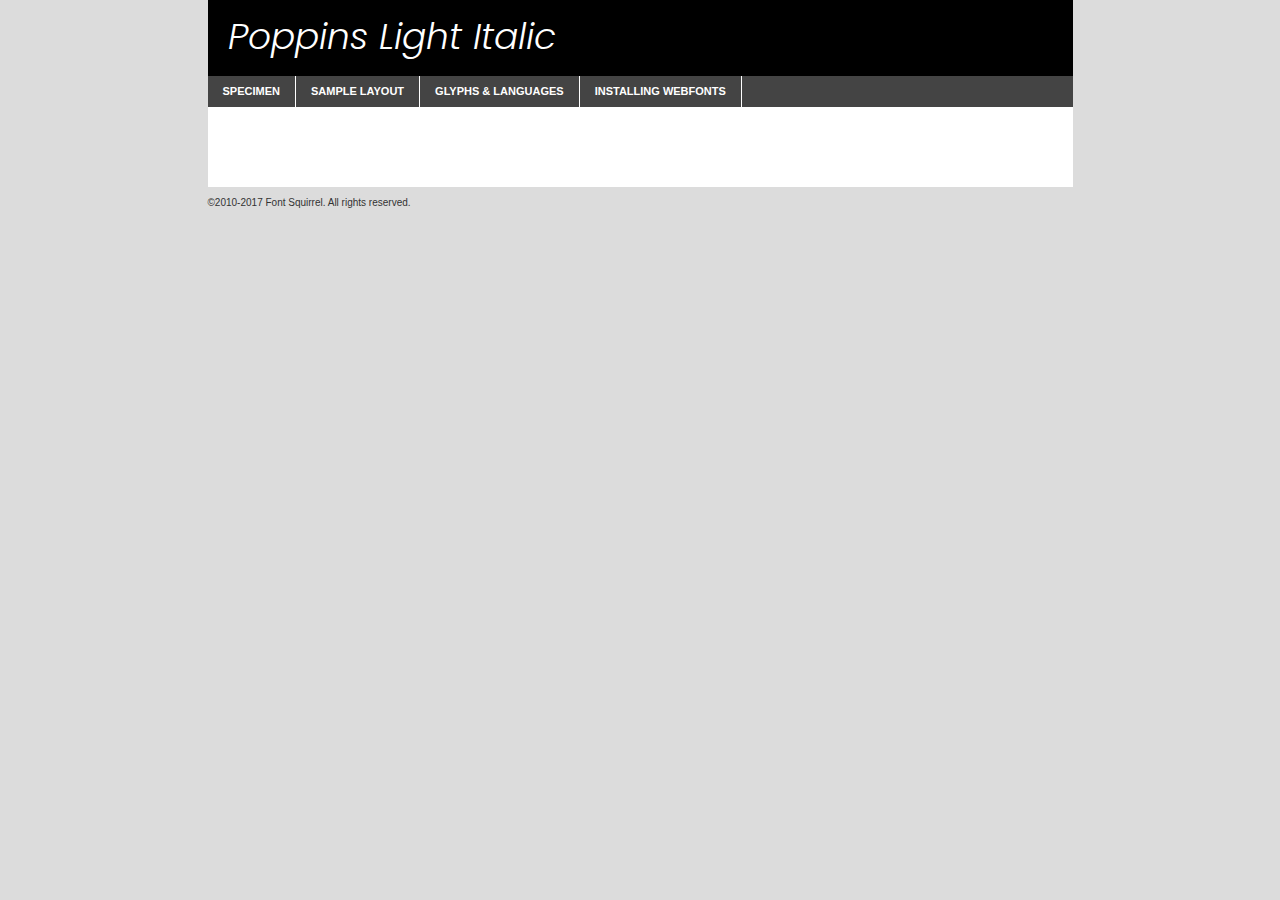
<file: landing-page/font/poppins-lightitalic-demo.html>
<!DOCTYPE html PUBLIC "-//W3C//DTD XHTML 1.0 Transitional//EN"
        "http://www.w3.org/TR/xhtml1/DTD/xhtml1-transitional.dtd">

<html xmlns="http://www.w3.org/1999/xhtml" xml:lang="en" lang="en">
<head>
    <meta http-equiv="Content-Type" content="text/html; charset=utf-8"/>
    <script src="http://ajax.googleapis.com/ajax/libs/jquery/1.7.2/jquery.min.js" type="text/javascript" charset="utf-8"></script>
    <script type="text/javascript">
		(function($) {
			$.fn.easyTabs = function(option) {
				var param = jQuery.extend({ fadeSpeed: 'fast', defaultContent: 1, activeClass: 'active' }, option);
				$(this).each(function() {
					var thisId = '#' + this.id;
					if ( param.defaultContent == '' )
					{
						param.defaultContent = 1;
					}
					if ( typeof param.defaultContent == 'number' )
					{
						var defaultTab = $(thisId + ' .tabs li:eq(' + (param.defaultContent - 1) + ') a').attr('href').substr(1);
					}
					else
					{
						var defaultTab = param.defaultContent;
					}
					$(thisId + ' .tabs li a').each(function() {
						var tabToHide = $(this).attr('href').substr(1);
						$('#' + tabToHide).addClass('easytabs-tab-content');
					});
					hideAll();
					changeContent(defaultTab);

					function hideAll() {$(thisId + ' .easytabs-tab-content').hide();}

					function changeContent(tabId)
					{
						hideAll();
						$(thisId + ' .tabs li').removeClass(param.activeClass);
						$(thisId + ' .tabs li a[href=#' + tabId + ']').closest('li').addClass(param.activeClass);
						if ( param.fadeSpeed != 'none' )
						{
							$(thisId + ' #' + tabId).fadeIn(param.fadeSpeed);
						}
						else
						{
							$(thisId + ' #' + tabId).show();
						}
					}

					$(thisId + ' .tabs li').click(function() {
						var tabId = $(this).find('a').attr('href').substr(1);
						changeContent(tabId);
						return false;
					});
				});
			}
		})(jQuery);
    </script>
    <link rel="stylesheet" href="specimen_files/specimen_stylesheet.css" type="text/css" charset="utf-8"/>
    <link rel="stylesheet" href="stylesheet.css" type="text/css" charset="utf-8"/>

    <style type="text/css">
        		body {
			font-family: 'poppinslight_italic';
        		}

            </style>

    <title>Poppins Light Italic Specimen</title>


    <script type="text/javascript" charset="utf-8">
		$(document).ready(function() {
			$('#container').easyTabs({ defaultContent: 1 });
		});
    </script>
</head>

<body>
<div id="container">
    <div id="header">
		Poppins Light Italic    </div>
    <ul class="tabs">
        <li><a href="#specimen">Specimen</a></li>
        <li><a href="#layout">Sample Layout</a></li>
		        <li><a href="#glyphs">Glyphs &amp; Languages</a></li>
        <li><a href="#installing">Installing Webfonts</a></li>

    </ul>

    <div id="main_content">


        <div id="specimen">

            <div class="section">
                <div class="grid12 firstcol">
                    <div class="huge">AaBb</div>
                </div>
            </div>

            <div class="section">
                <div class="glyph_range">A&#x200B;B&#x200b;C&#x200b;D&#x200b;E&#x200b;F&#x200b;G&#x200b;H&#x200b;I&#x200b;J&#x200b;K&#x200b;L&#x200b;M&#x200b;N&#x200b;O&#x200b;P&#x200b;Q&#x200b;R&#x200b;S&#x200b;T&#x200b;U&#x200b;V&#x200b;W&#x200b;X&#x200b;Y&#x200b;Z&#x200b;a&#x200b;b&#x200b;c&#x200b;d&#x200b;e&#x200b;f&#x200b;g&#x200b;h&#x200b;i&#x200b;j&#x200b;k&#x200b;l&#x200b;m&#x200b;n&#x200b;o&#x200b;p&#x200b;q&#x200b;r&#x200b;s&#x200b;t&#x200b;u&#x200b;v&#x200b;w&#x200b;x&#x200b;y&#x200b;z&#x200b;1&#x200b;2&#x200b;3&#x200b;4&#x200b;5&#x200b;6&#x200b;7&#x200b;8&#x200b;9&#x200b;0&#x200b;&amp;&#x200b;.&#x200b;,&#x200b;?&#x200b;!&#x200b;&#64;&#x200b;(&#x200b;)&#x200b;#&#x200b;$&#x200b;%&#x200b;*&#x200b;+&#x200b;-&#x200b;=&#x200b;:&#x200b;;</div>
            </div>
            <div class="section">
                <div class="grid12 firstcol">
                    <table class="sample_table">
                        <tr>
                            <td>10</td>
                            <td class="size10">abcdefghijklmnopqrstuvwxyzABCDEFGHIJKLMNOPQRSTUVWXYZ0123456789abcdefghijklmnopqrstuvwxyzABCDEFGHIJKLMNOPQRSTUVWXYZ0123456789abcdefghijklmnopqrstuvwxyzABCDEFGHIJKLMNOPQRSTUVWXYZ</td>
                        </tr>
                        <tr>
                            <td>11</td>
                            <td class="size11">abcdefghijklmnopqrstuvwxyzABCDEFGHIJKLMNOPQRSTUVWXYZ0123456789abcdefghijklmnopqrstuvwxyzABCDEFGHIJKLMNOPQRSTUVWXYZ0123456789abcdefghijklmnopqrstuvwxyzABCDEFGHIJKLMNOPQRSTUVWXYZ</td>
                        </tr>
                        <tr>
                            <td>12</td>
                            <td class="size12">abcdefghijklmnopqrstuvwxyzABCDEFGHIJKLMNOPQRSTUVWXYZ0123456789abcdefghijklmnopqrstuvwxyzABCDEFGHIJKLMNOPQRSTUVWXYZ0123456789abcdefghijklmnopqrstuvwxyzABCDEFGHIJKLMNOPQRSTUVWXYZ</td>
                        </tr>
                        <tr>
                            <td>13</td>
                            <td class="size13">abcdefghijklmnopqrstuvwxyzABCDEFGHIJKLMNOPQRSTUVWXYZ0123456789abcdefghijklmnopqrstuvwxyzABCDEFGHIJKLMNOPQRSTUVWXYZ0123456789abcdefghijklmnopqrstuvwxyzABCDEFGHIJKLMNOPQRSTUVWXYZ</td>
                        </tr>
                        <tr>
                            <td>14</td>
                            <td class="size14">abcdefghijklmnopqrstuvwxyzABCDEFGHIJKLMNOPQRSTUVWXYZ0123456789abcdefghijklmnopqrstuvwxyzABCDEFGHIJKLMNOPQRSTUVWXYZ0123456789abcdefghijklmnopqrstuvwxyzABCDEFGHIJKLMNOPQRSTUVWXYZ</td>
                        </tr>
                        <tr>
                            <td>16</td>
                            <td class="size16">abcdefghijklmnopqrstuvwxyzABCDEFGHIJKLMNOPQRSTUVWXYZ0123456789abcdefghijklmnopqrstuvwxyzABCDEFGHIJKLMNOPQRSTUVWXYZ</td>
                        </tr>
                        <tr>
                            <td>18</td>
                            <td class="size18">abcdefghijklmnopqrstuvwxyzABCDEFGHIJKLMNOPQRSTUVWXYZ0123456789abcdefghijklmnopqrstuvwxyzABCDEFGHIJKLMNOPQRSTUVWXYZ</td>
                        </tr>
                        <tr>
                            <td>20</td>
                            <td class="size20">abcdefghijklmnopqrstuvwxyzABCDEFGHIJKLMNOPQRSTUVWXYZ0123456789abcdefghijklmnopqrstuvwxyzABCDEFGHIJKLMNOPQRSTUVWXYZ</td>
                        </tr>
                        <tr>
                            <td>24</td>
                            <td class="size24">abcdefghijklmnopqrstuvwxyzABCDEFGHIJKLMNOPQRSTUVWXYZ0123456789abcdefghijklmnopqrstuvwxyzABCDEFGHIJKLMNOPQRSTUVWXYZ</td>
                        </tr>
                        <tr>
                            <td>30</td>
                            <td class="size30">abcdefghijklmnopqrstuvwxyzABCDEFGHIJKLMNOPQRSTUVWXYZ0123456789abcdefghijklmnopqrstuvwxyzABCDEFGHIJKLMNOPQRSTUVWXYZ</td>
                        </tr>
                        <tr>
                            <td>36</td>
                            <td class="size36">abcdefghijklmnopqrstuvwxyzABCDEFGHIJKLMNOPQRSTUVWXYZ0123456789abcdefghijklmnopqrstuvwxyzABCDEFGHIJKLMNOPQRSTUVWXYZ</td>
                        </tr>
                        <tr>
                            <td>48</td>
                            <td class="size48">abcdefghijklmnopqrstuvwxyzABCDEFGHIJKLMNOPQRSTUVWXYZ0123456789abcdefghijklmnopqrstuvwxyzABCDEFGHIJKLMNOPQRSTUVWXYZ</td>
                        </tr>
                        <tr>
                            <td>60</td>
                            <td class="size60">abcdefghijklmnopqrstuvwxyzABCDEFGHIJKLMNOPQRSTUVWXYZ0123456789abcdefghijklmnopqrstuvwxyzABCDEFGHIJKLMNOPQRSTUVWXYZ</td>
                        </tr>
                        <tr>
                            <td>72</td>
                            <td class="size72">abcdefghijklmnopqrstuvwxyzABCDEFGHIJKLMNOPQRSTUVWXYZ0123456789abcdefghijklmnopqrstuvwxyzABCDEFGHIJKLMNOPQRSTUVWXYZ</td>
                        </tr>
                        <tr>
                            <td>90</td>
                            <td class="size90">abcdefghijklmnopqrstuvwxyzABCDEFGHIJKLMNOPQRSTUVWXYZ0123456789abcdefghijklmnopqrstuvwxyzABCDEFGHIJKLMNOPQRSTUVWXYZ</td>
                        </tr>
                    </table>

                </div>

            </div>


            <div class="section" id="bodycomparison">


                <div id="xheight">
                    <div class="fontbody">&#x25FC;&#x25FC;&#x25FC;&#x25FC;&#x25FC;&#x25FC;&#x25FC;&#x25FC;&#x25FC;&#x25FC;&#x25FC;&#x25FC;&#x25FC;&#x25FC;&#x25FC;&#x25FC;&#x25FC;&#x25FC;&#x25FC;&#x25FC;&#x25FC;&#x25FC;&#x25FC;&#x25FC;&#x25FC;&#x25FC;&#x25FC;&#x25FC;&#x25FC;&#x25FC;&#x25FC;&#x25FC;&#x25FC;&#x25FC;&#x25FC;&#x25FC;&#x25FC;&#x25FC;&#x25FC;&#x25FC;&#x25FC;&#x25FC;&#x25FC;&#x25FC;&#x25FC;&#x25FC;&#x25FC;&#x25FC;&#x25FC;&#x25FC;&#x25FC;&#x25FC;&#x25FC;&#x25FC;&#x25FC;&#x25FC;&#x25FC;&#x25FC;&#x25FC;&#x25FC;&#x25FC;&#x25FC;&#x25FC;&#x25FC;&#x25FC;&#x25FC;&#x25FC;&#x25FC;&#x25FC;&#x25FC;&#x25FC;&#x25FC;&#x25FC;&#x25FC;&#x25FC;&#x25FC;&#x25FC;&#x25FC;&#x25FC;&#x25FC;&#x25FC;&#x25FC;&#x25FC;&#x25FC;&#x25FC;&#x25FC;&#x25FC;&#x25FC;&#x25FC;&#x25FC;&#x25FC;&#x25FC;&#x25FC;&#x25FC;&#x25FC;&#x25FC;&#x25FC;&#x25FC;&#x25FC;body</div>
                    <div class="arialbody">body</div>
                    <div class="verdanabody">body</div>
                    <div class="georgiabody">body</div>
                </div>
                <div class="fontbody" style="z-index:1">
                    body<span>Poppins Light Italic</span>
                </div>
                <div class="arialbody" style="z-index:1">
                    body<span>Arial</span>
                </div>
                <div class="verdanabody" style="z-index:1">
                    body<span>Verdana</span>
                </div>
                <div class="georgiabody" style="z-index:1">
                    body<span>Georgia</span>
                </div>


            </div>


            <div class="section psample psample_row1" id="">

                <div class="grid2 firstcol">
                    <p class="size10"><span>10.</span>Aenean lacinia bibendum nulla sed consectetur. Fusce dapibus, tellus ac cursus commodo, tortor mauris condimentum nibh, ut fermentum massa justo sit amet risus. Nullam id dolor id nibh ultricies vehicula ut id elit. Cum sociis natoque penatibus et magnis dis parturient montes, nascetur ridiculus mus. Nulla vitae elit libero, a pharetra augue.</p>

                </div>
                <div class="grid3">
                    <p class="size11"><span>11.</span>Aenean lacinia bibendum nulla sed consectetur. Fusce dapibus, tellus ac cursus commodo, tortor mauris condimentum nibh, ut fermentum massa justo sit amet risus. Nullam id dolor id nibh ultricies vehicula ut id elit. Cum sociis natoque penatibus et magnis dis parturient montes, nascetur ridiculus mus. Nulla vitae elit libero, a pharetra augue.</p>

                </div>
                <div class="grid3">
                    <p class="size12"><span>12.</span>Aenean lacinia bibendum nulla sed consectetur. Fusce dapibus, tellus ac cursus commodo, tortor mauris condimentum nibh, ut fermentum massa justo sit amet risus. Nullam id dolor id nibh ultricies vehicula ut id elit. Cum sociis natoque penatibus et magnis dis parturient montes, nascetur ridiculus mus. Nulla vitae elit libero, a pharetra augue.</p>

                </div>
                <div class="grid4">
                    <p class="size13"><span>13.</span>Aenean lacinia bibendum nulla sed consectetur. Fusce dapibus, tellus ac cursus commodo, tortor mauris condimentum nibh, ut fermentum massa justo sit amet risus. Nullam id dolor id nibh ultricies vehicula ut id elit. Cum sociis natoque penatibus et magnis dis parturient montes, nascetur ridiculus mus. Nulla vitae elit libero, a pharetra augue.</p>

                </div>
                <div class="white_blend"></div>

            </div>
            <div class="section psample psample_row2" id="">
                <div class="grid3 firstcol">
                    <p class="size14"><span>14.</span>Aenean lacinia bibendum nulla sed consectetur. Fusce dapibus, tellus ac cursus commodo, tortor mauris condimentum nibh, ut fermentum massa justo sit amet risus. Nullam id dolor id nibh ultricies vehicula ut id elit. Cum sociis natoque penatibus et magnis dis parturient montes, nascetur ridiculus mus. Nulla vitae elit libero, a pharetra augue.</p>

                </div>
                <div class="grid4">
                    <p class="size16"><span>16.</span>Aenean lacinia bibendum nulla sed consectetur. Fusce dapibus, tellus ac cursus commodo, tortor mauris condimentum nibh, ut fermentum massa justo sit amet risus. Nullam id dolor id nibh ultricies vehicula ut id elit. Cum sociis natoque penatibus et magnis dis parturient montes, nascetur ridiculus mus. Nulla vitae elit libero, a pharetra augue.</p>

                </div>
                <div class="grid5">
                    <p class="size18"><span>18.</span>Aenean lacinia bibendum nulla sed consectetur. Fusce dapibus, tellus ac cursus commodo, tortor mauris condimentum nibh, ut fermentum massa justo sit amet risus. Nullam id dolor id nibh ultricies vehicula ut id elit. Cum sociis natoque penatibus et magnis dis parturient montes, nascetur ridiculus mus. Nulla vitae elit libero, a pharetra augue.</p>

                </div>

                <div class="white_blend"></div>

            </div>

            <div class="section psample psample_row3" id="">
                <div class="grid5 firstcol">
                    <p class="size20"><span>20.</span>Aenean lacinia bibendum nulla sed consectetur. Fusce dapibus, tellus ac cursus commodo, tortor mauris condimentum nibh, ut fermentum massa justo sit amet risus. Nullam id dolor id nibh ultricies vehicula ut id elit. Cum sociis natoque penatibus et magnis dis parturient montes, nascetur ridiculus mus. Nulla vitae elit libero, a pharetra augue.</p>
                </div>
                <div class="grid7">
                    <p class="size24"><span>24.</span>Aenean lacinia bibendum nulla sed consectetur. Fusce dapibus, tellus ac cursus commodo, tortor mauris condimentum nibh, ut fermentum massa justo sit amet risus. Nullam id dolor id nibh ultricies vehicula ut id elit. Cum sociis natoque penatibus et magnis dis parturient montes, nascetur ridiculus mus. Nulla vitae elit libero, a pharetra augue.</p>
                </div>

                <div class="white_blend"></div>

            </div>

            <div class="section psample psample_row4" id="">
                <div class="grid12 firstcol">
                    <p class="size30"><span>30.</span>Aenean lacinia bibendum nulla sed consectetur. Fusce dapibus, tellus ac cursus commodo, tortor mauris condimentum nibh, ut fermentum massa justo sit amet risus. Nullam id dolor id nibh ultricies vehicula ut id elit. Cum sociis natoque penatibus et magnis dis parturient montes, nascetur ridiculus mus. Nulla vitae elit libero, a pharetra augue.</p>
                </div>
                <div class="white_blend"></div>

            </div>


            <div class="section psample psample_row1 fullreverse">
                <div class="grid2 firstcol">
                    <p class="size10"><span>10.</span>Aenean lacinia bibendum nulla sed consectetur. Fusce dapibus, tellus ac cursus commodo, tortor mauris condimentum nibh, ut fermentum massa justo sit amet risus. Nullam id dolor id nibh ultricies vehicula ut id elit. Cum sociis natoque penatibus et magnis dis parturient montes, nascetur ridiculus mus. Nulla vitae elit libero, a pharetra augue.</p>

                </div>
                <div class="grid3">
                    <p class="size11"><span>11.</span>Aenean lacinia bibendum nulla sed consectetur. Fusce dapibus, tellus ac cursus commodo, tortor mauris condimentum nibh, ut fermentum massa justo sit amet risus. Nullam id dolor id nibh ultricies vehicula ut id elit. Cum sociis natoque penatibus et magnis dis parturient montes, nascetur ridiculus mus. Nulla vitae elit libero, a pharetra augue.</p>

                </div>
                <div class="grid3">
                    <p class="size12"><span>12.</span>Aenean lacinia bibendum nulla sed consectetur. Fusce dapibus, tellus ac cursus commodo, tortor mauris condimentum nibh, ut fermentum massa justo sit amet risus. Nullam id dolor id nibh ultricies vehicula ut id elit. Cum sociis natoque penatibus et magnis dis parturient montes, nascetur ridiculus mus. Nulla vitae elit libero, a pharetra augue.</p>

                </div>
                <div class="grid4">
                    <p class="size13"><span>13.</span>Aenean lacinia bibendum nulla sed consectetur. Fusce dapibus, tellus ac cursus commodo, tortor mauris condimentum nibh, ut fermentum massa justo sit amet risus. Nullam id dolor id nibh ultricies vehicula ut id elit. Cum sociis natoque penatibus et magnis dis parturient montes, nascetur ridiculus mus. Nulla vitae elit libero, a pharetra augue.</p>

                </div>
                <div class="black_blend"></div>

            </div>

            <div class="section psample psample_row2 fullreverse">
                <div class="grid3 firstcol">
                    <p class="size14"><span>14.</span>Aenean lacinia bibendum nulla sed consectetur. Fusce dapibus, tellus ac cursus commodo, tortor mauris condimentum nibh, ut fermentum massa justo sit amet risus. Nullam id dolor id nibh ultricies vehicula ut id elit. Cum sociis natoque penatibus et magnis dis parturient montes, nascetur ridiculus mus. Nulla vitae elit libero, a pharetra augue.</p>

                </div>
                <div class="grid4">
                    <p class="size16"><span>16.</span>Aenean lacinia bibendum nulla sed consectetur. Fusce dapibus, tellus ac cursus commodo, tortor mauris condimentum nibh, ut fermentum massa justo sit amet risus. Nullam id dolor id nibh ultricies vehicula ut id elit. Cum sociis natoque penatibus et magnis dis parturient montes, nascetur ridiculus mus. Nulla vitae elit libero, a pharetra augue.</p>

                </div>
                <div class="grid5">
                    <p class="size18"><span>18.</span>Aenean lacinia bibendum nulla sed consectetur. Fusce dapibus, tellus ac cursus commodo, tortor mauris condimentum nibh, ut fermentum massa justo sit amet risus. Nullam id dolor id nibh ultricies vehicula ut id elit. Cum sociis natoque penatibus et magnis dis parturient montes, nascetur ridiculus mus. Nulla vitae elit libero, a pharetra augue.</p>

                </div>
                <div class="black_blend"></div>

            </div>

            <div class="section psample fullreverse psample_row3" id="">
                <div class="grid5 firstcol">
                    <p class="size20"><span>20.</span>Aenean lacinia bibendum nulla sed consectetur. Fusce dapibus, tellus ac cursus commodo, tortor mauris condimentum nibh, ut fermentum massa justo sit amet risus. Nullam id dolor id nibh ultricies vehicula ut id elit. Cum sociis natoque penatibus et magnis dis parturient montes, nascetur ridiculus mus. Nulla vitae elit libero, a pharetra augue.</p>
                </div>
                <div class="grid7">
                    <p class="size24"><span>24.</span>Aenean lacinia bibendum nulla sed consectetur. Fusce dapibus, tellus ac cursus commodo, tortor mauris condimentum nibh, ut fermentum massa justo sit amet risus. Nullam id dolor id nibh ultricies vehicula ut id elit. Cum sociis natoque penatibus et magnis dis parturient montes, nascetur ridiculus mus. Nulla vitae elit libero, a pharetra augue.</p>
                </div>

                <div class="black_blend"></div>

            </div>

            <div class="section psample fullreverse psample_row4" id="" style="border-bottom: 20px #000 solid;">
                <div class="grid12 firstcol">
                    <p class="size30"><span>30.</span>Aenean lacinia bibendum nulla sed consectetur. Fusce dapibus, tellus ac cursus commodo, tortor mauris condimentum nibh, ut fermentum massa justo sit amet risus. Nullam id dolor id nibh ultricies vehicula ut id elit. Cum sociis natoque penatibus et magnis dis parturient montes, nascetur ridiculus mus. Nulla vitae elit libero, a pharetra augue.</p>
                </div>
                <div class="black_blend"></div>

            </div>


        </div>

        <div id="layout">

            <div class="section">

                <div class="grid12 firstcol">
                    <h1>Lorem Ipsum Dolor</h1>
                    <h2>Etiam porta sem malesuada magna mollis euismod</h2>

                    <p class="byline">By <a href="#link">Aenean Lacinia</a></p>
                </div>
            </div>
            <div class="section">
                <div class="grid8 firstcol">
                    <p class="large">Donec sed odio dui. Morbi leo risus, porta ac consectetur ac, vestibulum at eros. Fusce dapibus, tellus ac cursus commodo, tortor mauris condimentum nibh, ut fermentum massa justo sit amet risus. </p>


                    <h3>Pellentesque ornare sem</h3>

                    <p>Maecenas sed diam eget risus varius blandit sit amet non magna. Maecenas faucibus mollis interdum. Donec ullamcorper nulla non metus auctor fringilla. Nullam id dolor id nibh ultricies vehicula ut id elit. Nullam id dolor id nibh ultricies vehicula ut id elit. </p>

                    <p>Aenean eu leo quam. Pellentesque ornare sem lacinia quam venenatis vestibulum. Lorem ipsum dolor sit amet, consectetur adipiscing elit. Cum sociis natoque penatibus et magnis dis parturient montes, nascetur ridiculus mus. </p>

                    <p>Nulla vitae elit libero, a pharetra augue. Praesent commodo cursus magna, vel scelerisque nisl consectetur et. Aenean lacinia bibendum nulla sed consectetur. </p>

                    <p>Nullam quis risus eget urna mollis ornare vel eu leo. Nullam quis risus eget urna mollis ornare vel eu leo. Maecenas sed diam eget risus varius blandit sit amet non magna. Donec ullamcorper nulla non metus auctor fringilla. </p>

                    <h3>Cras mattis consectetur</h3>

                    <p>Aenean eu leo quam. Pellentesque ornare sem lacinia quam venenatis vestibulum. Aenean lacinia bibendum nulla sed consectetur. Integer posuere erat a ante venenatis dapibus posuere velit aliquet. Cras mattis consectetur purus sit amet fermentum. </p>

                    <p>Nullam id dolor id nibh ultricies vehicula ut id elit. Nullam quis risus eget urna mollis ornare vel eu leo. Cras mattis consectetur purus sit amet fermentum.</p>
                </div>

                <div class="grid4 sidebar">

                    <div class="box reverse">
                        <p class="last">Nullam quis risus eget urna mollis ornare vel eu leo. Donec ullamcorper nulla non metus auctor fringilla. Cras mattis consectetur purus sit amet fermentum. Sed posuere consectetur est at lobortis. Lorem ipsum dolor sit amet, consectetur adipiscing elit. </p>
                    </div>

                    <p class="caption">Maecenas sed diam eget risus varius.</p>

                    <p>Vestibulum id ligula porta felis euismod semper. Integer posuere erat a ante venenatis dapibus posuere velit aliquet. Vestibulum id ligula porta felis euismod semper. Sed posuere consectetur est at lobortis. Maecenas sed diam eget risus varius blandit sit amet non magna. Fusce dapibus, tellus ac cursus commodo, tortor mauris condimentum nibh, ut fermentum massa justo sit amet risus. </p>


                    <p>Duis mollis, est non commodo luctus, nisi erat porttitor ligula, eget lacinia odio sem nec elit. Aenean lacinia bibendum nulla sed consectetur. Vivamus sagittis lacus vel augue laoreet rutrum faucibus dolor auctor. Aenean lacinia bibendum nulla sed consectetur. Nullam quis risus eget urna mollis ornare vel eu leo. </p>

                    <p>Praesent commodo cursus magna, vel scelerisque nisl consectetur et. Donec ullamcorper nulla non metus auctor fringilla. Maecenas faucibus mollis interdum. Fusce dapibus, tellus ac cursus commodo, tortor mauris condimentum nibh, ut fermentum massa justo sit amet risus. </p>

                </div>
            </div>

        </div>


		

        <div id="glyphs">
            <div class="section">
                <div class="grid12 firstcol">

                    <h1>Language Support</h1>
                    <p>The subset of Poppins Light Italic in this kit supports the following languages:<br/>

						Albanian, Basque, Breton, Chamorro, Danish, Dutch, English, Faroese, Finnish, French, Frisian, Galician, German, Icelandic, Italian, Malagasy, Norwegian, Portuguese, Spanish, Alsatian, Aragonese, Arapaho, Arrernte, Asturian, Aymara, Bislama, Cebuano, Corsican, Fijian, French_creole, Genoese, Gilbertese, Greenlandic, Haitian_creole, Hiligaynon, Hmong, Hopi, Ibanag, Iloko_ilokano, Indonesian, Interglossa_glosa, Interlingua, Irish_gaelic, Jerriais, Lojban, Lombard, Luxembourgeois, Manx, Mohawk, Norfolk_pitcairnese, Occitan, Oromo, Pangasinan, Papiamento, Piedmontese, Potawatomi, Rhaeto-romance, Romansh, Rotokas, Sami_lule, Samoan, Sardinian, Scots_gaelic, Seychelles_creole, Shona, Sicilian, Somali, Southern_ndebele, Swahili, Swati_swazi, Tagalog_filipino_pilipino, Tetum, Tok_pisin, Uyghur_latinized, Volapuk, Walloon, Warlpiri, Xhosa, Yapese, Zulu, Latinbasic, Ubasic, Demo                    </p>
                    <h1>Glyph Chart</h1>
                    <p>The subset of Poppins Light Italic in this kit includes all the glyphs listed below. Unicode entities are included above each glyph to help you insert individual characters into your layout.</p>
                    <div id="glyph_chart">

																																	                                <div><p>&amp;#13;</p>&#13;</div>
																				                                <div><p>&amp;#32;</p>&#32;</div>
																				                                <div><p>&amp;#33;</p>&#33;</div>
																				                                <div><p>&amp;#34;</p>&#34;</div>
																				                                <div><p>&amp;#35;</p>&#35;</div>
																				                                <div><p>&amp;#36;</p>&#36;</div>
																				                                <div><p>&amp;#37;</p>&#37;</div>
																				                                <div><p>&amp;#38;</p>&#38;</div>
																				                                <div><p>&amp;#39;</p>&#39;</div>
																				                                <div><p>&amp;#40;</p>&#40;</div>
																				                                <div><p>&amp;#41;</p>&#41;</div>
																				                                <div><p>&amp;#42;</p>&#42;</div>
																				                                <div><p>&amp;#43;</p>&#43;</div>
																				                                <div><p>&amp;#44;</p>&#44;</div>
																				                                <div><p>&amp;#45;</p>&#45;</div>
																				                                <div><p>&amp;#46;</p>&#46;</div>
																				                                <div><p>&amp;#47;</p>&#47;</div>
																				                                <div><p>&amp;#48;</p>&#48;</div>
																				                                <div><p>&amp;#49;</p>&#49;</div>
																				                                <div><p>&amp;#50;</p>&#50;</div>
																				                                <div><p>&amp;#51;</p>&#51;</div>
																				                                <div><p>&amp;#52;</p>&#52;</div>
																				                                <div><p>&amp;#53;</p>&#53;</div>
																				                                <div><p>&amp;#54;</p>&#54;</div>
																				                                <div><p>&amp;#55;</p>&#55;</div>
																				                                <div><p>&amp;#56;</p>&#56;</div>
																				                                <div><p>&amp;#57;</p>&#57;</div>
																				                                <div><p>&amp;#58;</p>&#58;</div>
																				                                <div><p>&amp;#59;</p>&#59;</div>
																				                                <div><p>&amp;#60;</p>&#60;</div>
																				                                <div><p>&amp;#61;</p>&#61;</div>
																				                                <div><p>&amp;#62;</p>&#62;</div>
																				                                <div><p>&amp;#63;</p>&#63;</div>
																				                                <div><p>&amp;#64;</p>&#64;</div>
																				                                <div><p>&amp;#65;</p>&#65;</div>
																				                                <div><p>&amp;#66;</p>&#66;</div>
																				                                <div><p>&amp;#67;</p>&#67;</div>
																				                                <div><p>&amp;#68;</p>&#68;</div>
																				                                <div><p>&amp;#69;</p>&#69;</div>
																				                                <div><p>&amp;#70;</p>&#70;</div>
																				                                <div><p>&amp;#71;</p>&#71;</div>
																				                                <div><p>&amp;#72;</p>&#72;</div>
																				                                <div><p>&amp;#73;</p>&#73;</div>
																				                                <div><p>&amp;#74;</p>&#74;</div>
																				                                <div><p>&amp;#75;</p>&#75;</div>
																				                                <div><p>&amp;#76;</p>&#76;</div>
																				                                <div><p>&amp;#77;</p>&#77;</div>
																				                                <div><p>&amp;#78;</p>&#78;</div>
																				                                <div><p>&amp;#79;</p>&#79;</div>
																				                                <div><p>&amp;#80;</p>&#80;</div>
																				                                <div><p>&amp;#81;</p>&#81;</div>
																				                                <div><p>&amp;#82;</p>&#82;</div>
																				                                <div><p>&amp;#83;</p>&#83;</div>
																				                                <div><p>&amp;#84;</p>&#84;</div>
																				                                <div><p>&amp;#85;</p>&#85;</div>
																				                                <div><p>&amp;#86;</p>&#86;</div>
																				                                <div><p>&amp;#87;</p>&#87;</div>
																				                                <div><p>&amp;#88;</p>&#88;</div>
																				                                <div><p>&amp;#89;</p>&#89;</div>
																				                                <div><p>&amp;#90;</p>&#90;</div>
																				                                <div><p>&amp;#91;</p>&#91;</div>
																				                                <div><p>&amp;#92;</p>&#92;</div>
																				                                <div><p>&amp;#93;</p>&#93;</div>
																				                                <div><p>&amp;#94;</p>&#94;</div>
																				                                <div><p>&amp;#95;</p>&#95;</div>
																				                                <div><p>&amp;#96;</p>&#96;</div>
																				                                <div><p>&amp;#97;</p>&#97;</div>
																				                                <div><p>&amp;#98;</p>&#98;</div>
																				                                <div><p>&amp;#99;</p>&#99;</div>
																				                                <div><p>&amp;#100;</p>&#100;</div>
																				                                <div><p>&amp;#101;</p>&#101;</div>
																				                                <div><p>&amp;#102;</p>&#102;</div>
																				                                <div><p>&amp;#103;</p>&#103;</div>
																				                                <div><p>&amp;#104;</p>&#104;</div>
																				                                <div><p>&amp;#105;</p>&#105;</div>
																				                                <div><p>&amp;#106;</p>&#106;</div>
																				                                <div><p>&amp;#107;</p>&#107;</div>
																				                                <div><p>&amp;#108;</p>&#108;</div>
																				                                <div><p>&amp;#109;</p>&#109;</div>
																				                                <div><p>&amp;#110;</p>&#110;</div>
																				                                <div><p>&amp;#111;</p>&#111;</div>
																				                                <div><p>&amp;#112;</p>&#112;</div>
																				                                <div><p>&amp;#113;</p>&#113;</div>
																				                                <div><p>&amp;#114;</p>&#114;</div>
																				                                <div><p>&amp;#115;</p>&#115;</div>
																				                                <div><p>&amp;#116;</p>&#116;</div>
																				                                <div><p>&amp;#117;</p>&#117;</div>
																				                                <div><p>&amp;#118;</p>&#118;</div>
																				                                <div><p>&amp;#119;</p>&#119;</div>
																				                                <div><p>&amp;#120;</p>&#120;</div>
																				                                <div><p>&amp;#121;</p>&#121;</div>
																				                                <div><p>&amp;#122;</p>&#122;</div>
																				                                <div><p>&amp;#123;</p>&#123;</div>
																				                                <div><p>&amp;#124;</p>&#124;</div>
																				                                <div><p>&amp;#125;</p>&#125;</div>
																				                                <div><p>&amp;#126;</p>&#126;</div>
																				                                <div><p>&amp;#160;</p>&#160;</div>
																				                                <div><p>&amp;#161;</p>&#161;</div>
																				                                <div><p>&amp;#162;</p>&#162;</div>
																				                                <div><p>&amp;#163;</p>&#163;</div>
																				                                <div><p>&amp;#164;</p>&#164;</div>
																				                                <div><p>&amp;#165;</p>&#165;</div>
																				                                <div><p>&amp;#166;</p>&#166;</div>
																				                                <div><p>&amp;#167;</p>&#167;</div>
																				                                <div><p>&amp;#168;</p>&#168;</div>
																				                                <div><p>&amp;#169;</p>&#169;</div>
																				                                <div><p>&amp;#170;</p>&#170;</div>
																				                                <div><p>&amp;#171;</p>&#171;</div>
																				                                <div><p>&amp;#172;</p>&#172;</div>
																				                                <div><p>&amp;#173;</p>&#173;</div>
																				                                <div><p>&amp;#174;</p>&#174;</div>
																				                                <div><p>&amp;#175;</p>&#175;</div>
																				                                <div><p>&amp;#176;</p>&#176;</div>
																				                                <div><p>&amp;#177;</p>&#177;</div>
																				                                <div><p>&amp;#178;</p>&#178;</div>
																				                                <div><p>&amp;#179;</p>&#179;</div>
																				                                <div><p>&amp;#180;</p>&#180;</div>
																				                                <div><p>&amp;#181;</p>&#181;</div>
																				                                <div><p>&amp;#182;</p>&#182;</div>
																				                                <div><p>&amp;#183;</p>&#183;</div>
																				                                <div><p>&amp;#184;</p>&#184;</div>
																				                                <div><p>&amp;#185;</p>&#185;</div>
																				                                <div><p>&amp;#186;</p>&#186;</div>
																				                                <div><p>&amp;#187;</p>&#187;</div>
																				                                <div><p>&amp;#188;</p>&#188;</div>
																				                                <div><p>&amp;#189;</p>&#189;</div>
																				                                <div><p>&amp;#190;</p>&#190;</div>
																				                                <div><p>&amp;#191;</p>&#191;</div>
																				                                <div><p>&amp;#192;</p>&#192;</div>
																				                                <div><p>&amp;#193;</p>&#193;</div>
																				                                <div><p>&amp;#194;</p>&#194;</div>
																				                                <div><p>&amp;#195;</p>&#195;</div>
																				                                <div><p>&amp;#196;</p>&#196;</div>
																				                                <div><p>&amp;#197;</p>&#197;</div>
																				                                <div><p>&amp;#198;</p>&#198;</div>
																				                                <div><p>&amp;#199;</p>&#199;</div>
																				                                <div><p>&amp;#200;</p>&#200;</div>
																				                                <div><p>&amp;#201;</p>&#201;</div>
																				                                <div><p>&amp;#202;</p>&#202;</div>
																				                                <div><p>&amp;#203;</p>&#203;</div>
																				                                <div><p>&amp;#204;</p>&#204;</div>
																				                                <div><p>&amp;#205;</p>&#205;</div>
																				                                <div><p>&amp;#206;</p>&#206;</div>
																				                                <div><p>&amp;#207;</p>&#207;</div>
																				                                <div><p>&amp;#208;</p>&#208;</div>
																				                                <div><p>&amp;#209;</p>&#209;</div>
																				                                <div><p>&amp;#210;</p>&#210;</div>
																				                                <div><p>&amp;#211;</p>&#211;</div>
																				                                <div><p>&amp;#212;</p>&#212;</div>
																				                                <div><p>&amp;#213;</p>&#213;</div>
																				                                <div><p>&amp;#214;</p>&#214;</div>
																				                                <div><p>&amp;#215;</p>&#215;</div>
																				                                <div><p>&amp;#216;</p>&#216;</div>
																				                                <div><p>&amp;#217;</p>&#217;</div>
																				                                <div><p>&amp;#218;</p>&#218;</div>
																				                                <div><p>&amp;#219;</p>&#219;</div>
																				                                <div><p>&amp;#220;</p>&#220;</div>
																				                                <div><p>&amp;#221;</p>&#221;</div>
																				                                <div><p>&amp;#222;</p>&#222;</div>
																				                                <div><p>&amp;#223;</p>&#223;</div>
																				                                <div><p>&amp;#224;</p>&#224;</div>
																				                                <div><p>&amp;#225;</p>&#225;</div>
																				                                <div><p>&amp;#226;</p>&#226;</div>
																				                                <div><p>&amp;#227;</p>&#227;</div>
																				                                <div><p>&amp;#228;</p>&#228;</div>
																				                                <div><p>&amp;#229;</p>&#229;</div>
																				                                <div><p>&amp;#230;</p>&#230;</div>
																				                                <div><p>&amp;#231;</p>&#231;</div>
																				                                <div><p>&amp;#232;</p>&#232;</div>
																				                                <div><p>&amp;#233;</p>&#233;</div>
																				                                <div><p>&amp;#234;</p>&#234;</div>
																				                                <div><p>&amp;#235;</p>&#235;</div>
																				                                <div><p>&amp;#236;</p>&#236;</div>
																				                                <div><p>&amp;#237;</p>&#237;</div>
																				                                <div><p>&amp;#238;</p>&#238;</div>
																				                                <div><p>&amp;#239;</p>&#239;</div>
																				                                <div><p>&amp;#240;</p>&#240;</div>
																				                                <div><p>&amp;#241;</p>&#241;</div>
																				                                <div><p>&amp;#242;</p>&#242;</div>
																				                                <div><p>&amp;#243;</p>&#243;</div>
																				                                <div><p>&amp;#244;</p>&#244;</div>
																				                                <div><p>&amp;#245;</p>&#245;</div>
																				                                <div><p>&amp;#246;</p>&#246;</div>
																				                                <div><p>&amp;#247;</p>&#247;</div>
																				                                <div><p>&amp;#248;</p>&#248;</div>
																				                                <div><p>&amp;#249;</p>&#249;</div>
																				                                <div><p>&amp;#250;</p>&#250;</div>
																				                                <div><p>&amp;#251;</p>&#251;</div>
																				                                <div><p>&amp;#252;</p>&#252;</div>
																				                                <div><p>&amp;#253;</p>&#253;</div>
																				                                <div><p>&amp;#254;</p>&#254;</div>
																				                                <div><p>&amp;#255;</p>&#255;</div>
																				                                <div><p>&amp;#338;</p>&#338;</div>
																				                                <div><p>&amp;#339;</p>&#339;</div>
																				                                <div><p>&amp;#376;</p>&#376;</div>
																				                                <div><p>&amp;#710;</p>&#710;</div>
																				                                <div><p>&amp;#732;</p>&#732;</div>
																				                                <div><p>&amp;#8192;</p>&#8192;</div>
																				                                <div><p>&amp;#8193;</p>&#8193;</div>
																				                                <div><p>&amp;#8194;</p>&#8194;</div>
																				                                <div><p>&amp;#8195;</p>&#8195;</div>
																				                                <div><p>&amp;#8196;</p>&#8196;</div>
																				                                <div><p>&amp;#8197;</p>&#8197;</div>
																				                                <div><p>&amp;#8198;</p>&#8198;</div>
																				                                <div><p>&amp;#8199;</p>&#8199;</div>
																				                                <div><p>&amp;#8200;</p>&#8200;</div>
																				                                <div><p>&amp;#8201;</p>&#8201;</div>
																				                                <div><p>&amp;#8202;</p>&#8202;</div>
																				                                <div><p>&amp;#8208;</p>&#8208;</div>
																				                                <div><p>&amp;#8209;</p>&#8209;</div>
																				                                <div><p>&amp;#8210;</p>&#8210;</div>
																				                                <div><p>&amp;#8211;</p>&#8211;</div>
																				                                <div><p>&amp;#8212;</p>&#8212;</div>
																				                                <div><p>&amp;#8216;</p>&#8216;</div>
																				                                <div><p>&amp;#8217;</p>&#8217;</div>
																				                                <div><p>&amp;#8218;</p>&#8218;</div>
																				                                <div><p>&amp;#8220;</p>&#8220;</div>
																				                                <div><p>&amp;#8221;</p>&#8221;</div>
																				                                <div><p>&amp;#8222;</p>&#8222;</div>
																				                                <div><p>&amp;#8226;</p>&#8226;</div>
																				                                <div><p>&amp;#8230;</p>&#8230;</div>
																				                                <div><p>&amp;#8239;</p>&#8239;</div>
																				                                <div><p>&amp;#8249;</p>&#8249;</div>
																				                                <div><p>&amp;#8250;</p>&#8250;</div>
																				                                <div><p>&amp;#8287;</p>&#8287;</div>
																				                                <div><p>&amp;#8364;</p>&#8364;</div>
																				                                <div><p>&amp;#8482;</p>&#8482;</div>
																				                                <div><p>&amp;#9724;</p>&#9724;</div>
																				                                <div><p>&amp;#64257;</p>&#64257;</div>
																				                                <div><p>&amp;#64258;</p>&#64258;</div>
																																																										                    </div>
                </div>


            </div>
        </div>


        <div id="specs">

        </div>

        <div id="installing">
            <div class="section">
                <div class="grid7 firstcol">
                    <h1>Installing Webfonts</h1>

                    <p>Webfonts are supported by all major browser platforms but not all in the same way. There are currently four different font formats that must be included in order to target all browsers. This includes TTF, WOFF, EOT and SVG.</p>

                    <h2>1. Upload your webfonts</h2>
                    <p>You must upload your webfont kit to your website. They should be in or near the same directory as your CSS files.</p>

                    <h2>2. Include the webfont stylesheet</h2>
                    <p>A special CSS @font-face declaration helps the various browsers select the appropriate font it needs without causing you a bunch of headaches. Learn more about this syntax by reading the <a href="https://www.fontspring.com/blog/further-hardening-of-the-bulletproof-syntax">Fontspring blog post</a> about it. The code for it is as follows:</p>


                    <code>
                        @font-face{
                        font-family: 'MyWebFont';
                        src: url('WebFont.eot');
                        src: url('WebFont.eot?#iefix') format('embedded-opentype'),
                        url('WebFont.woff') format('woff'),
                        url('WebFont.ttf') format('truetype'),
                        url('WebFont.svg#webfont') format('svg');
                        }
                    </code>

                    <p>We've already gone ahead and generated the code for you. All you have to do is link to the stylesheet in your HTML, like this:</p>
                    <code>&lt;link rel=&quot;stylesheet&quot; href=&quot;stylesheet.css&quot; type=&quot;text/css&quot; charset=&quot;utf-8&quot; /&gt;</code>

                    <h2>3. Modify your own stylesheet</h2>
                    <p>To take advantage of your new fonts, you must tell your stylesheet to use them. Look at the original @font-face declaration above and find the property called "font-family." The name linked there will be what you use to reference the font. Prepend that webfont name to the font stack in the "font-family" property, inside the selector you want to change. For example:</p>
                    <code>p { font-family: 'WebFont', Arial, sans-serif; }</code>

                    <h2>4. Test</h2>
                    <p>Getting webfonts to work cross-browser <em>can</em> be tricky. Use the information in the sidebar to help you if you find that fonts aren't loading in a particular browser.</p>
                </div>

                <div class="grid5 sidebar">
                    <div class="box">
                        <h2>Troubleshooting<br/>Font-Face Problems</h2>
                        <p>Having trouble getting your webfonts to load in your new website? Here are some tips to sort out what might be the problem.</p>

                        <h3>Fonts not showing in any browser</h3>

                        <p>This sounds like you need to work on the plumbing. You either did not upload the fonts to the correct directory, or you did not link the fonts properly in the CSS. If you've confirmed that all this is correct and you still have a problem, take a look at your .htaccess file and see if requests are getting intercepted.</p>

                        <h3>Fonts not loading in iPhone or iPad</h3>

                        <p>The most common problem here is that you are serving the fonts from an IIS server. IIS refuses to serve files that have unknown MIME types. If that is the case, you must set the MIME type for SVG to "image/svg+xml" in the server settings. Follow these instructions from Microsoft if you need help.</p>

                        <h3>Fonts not loading in Firefox</h3>

                        <p>The primary reason for this failure? You are still using a version Firefox older than 3.5. So upgrade already! If that isn't it, then you are very likely serving fonts from a different domain. Firefox requires that all font assets be served from the same domain. Lastly it is possible that you need to add WOFF to your list of MIME types (if you are serving via IIS.)</p>

                        <h3>Fonts not loading in IE</h3>

                        <p>Are you looking at Internet Explorer on an actual Windows machine or are you cheating by using a service like Adobe BrowserLab? Many of these screenshot services do not render @font-face for IE. Best to test it on a real machine.</p>

                        <h3>Fonts not loading in IE9</h3>

                        <p>IE9, like Firefox, requires that fonts be served from the same domain as the website. Make sure that is the case.</p>
                    </div>
                </div>
            </div>

        </div>

    </div>
    <div id="footer">
        <p>&copy;2010-2017 Font Squirrel. All rights reserved.</p>
    </div>
</div>
</body>
</html>
</file>
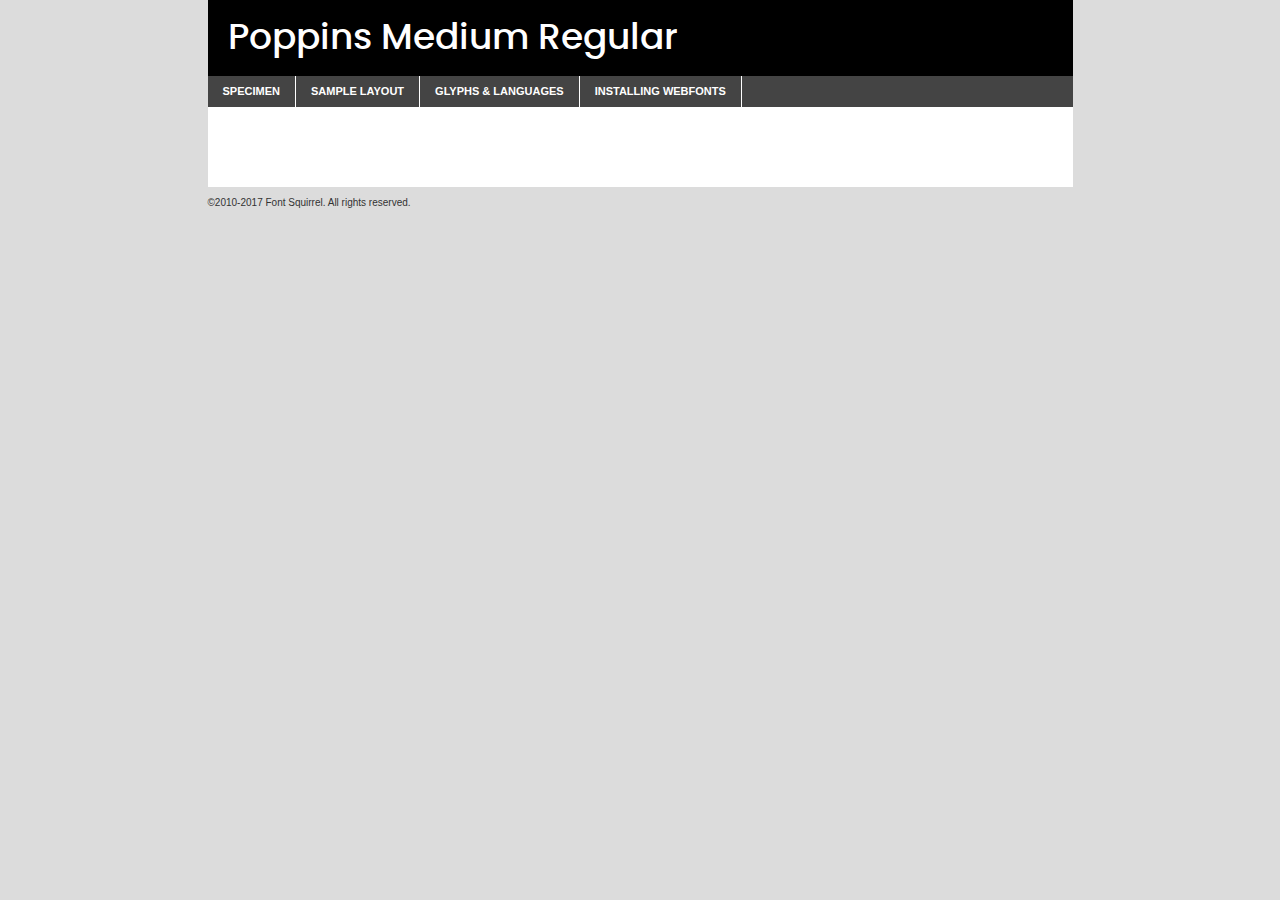
<file: landing-page/font/poppins-medium-demo.html>
<!DOCTYPE html PUBLIC "-//W3C//DTD XHTML 1.0 Transitional//EN"
        "http://www.w3.org/TR/xhtml1/DTD/xhtml1-transitional.dtd">

<html xmlns="http://www.w3.org/1999/xhtml" xml:lang="en" lang="en">
<head>
    <meta http-equiv="Content-Type" content="text/html; charset=utf-8"/>
    <script src="http://ajax.googleapis.com/ajax/libs/jquery/1.7.2/jquery.min.js" type="text/javascript" charset="utf-8"></script>
    <script type="text/javascript">
		(function($) {
			$.fn.easyTabs = function(option) {
				var param = jQuery.extend({ fadeSpeed: 'fast', defaultContent: 1, activeClass: 'active' }, option);
				$(this).each(function() {
					var thisId = '#' + this.id;
					if ( param.defaultContent == '' )
					{
						param.defaultContent = 1;
					}
					if ( typeof param.defaultContent == 'number' )
					{
						var defaultTab = $(thisId + ' .tabs li:eq(' + (param.defaultContent - 1) + ') a').attr('href').substr(1);
					}
					else
					{
						var defaultTab = param.defaultContent;
					}
					$(thisId + ' .tabs li a').each(function() {
						var tabToHide = $(this).attr('href').substr(1);
						$('#' + tabToHide).addClass('easytabs-tab-content');
					});
					hideAll();
					changeContent(defaultTab);

					function hideAll() {$(thisId + ' .easytabs-tab-content').hide();}

					function changeContent(tabId)
					{
						hideAll();
						$(thisId + ' .tabs li').removeClass(param.activeClass);
						$(thisId + ' .tabs li a[href=#' + tabId + ']').closest('li').addClass(param.activeClass);
						if ( param.fadeSpeed != 'none' )
						{
							$(thisId + ' #' + tabId).fadeIn(param.fadeSpeed);
						}
						else
						{
							$(thisId + ' #' + tabId).show();
						}
					}

					$(thisId + ' .tabs li').click(function() {
						var tabId = $(this).find('a').attr('href').substr(1);
						changeContent(tabId);
						return false;
					});
				});
			}
		})(jQuery);
    </script>
    <link rel="stylesheet" href="specimen_files/specimen_stylesheet.css" type="text/css" charset="utf-8"/>
    <link rel="stylesheet" href="stylesheet.css" type="text/css" charset="utf-8"/>

    <style type="text/css">
        		body {
			font-family: 'poppinsmedium';
        		}

            </style>

    <title>Poppins Medium Regular Specimen</title>


    <script type="text/javascript" charset="utf-8">
		$(document).ready(function() {
			$('#container').easyTabs({ defaultContent: 1 });
		});
    </script>
</head>

<body>
<div id="container">
    <div id="header">
		Poppins Medium Regular    </div>
    <ul class="tabs">
        <li><a href="#specimen">Specimen</a></li>
        <li><a href="#layout">Sample Layout</a></li>
		        <li><a href="#glyphs">Glyphs &amp; Languages</a></li>
        <li><a href="#installing">Installing Webfonts</a></li>

    </ul>

    <div id="main_content">


        <div id="specimen">

            <div class="section">
                <div class="grid12 firstcol">
                    <div class="huge">AaBb</div>
                </div>
            </div>

            <div class="section">
                <div class="glyph_range">A&#x200B;B&#x200b;C&#x200b;D&#x200b;E&#x200b;F&#x200b;G&#x200b;H&#x200b;I&#x200b;J&#x200b;K&#x200b;L&#x200b;M&#x200b;N&#x200b;O&#x200b;P&#x200b;Q&#x200b;R&#x200b;S&#x200b;T&#x200b;U&#x200b;V&#x200b;W&#x200b;X&#x200b;Y&#x200b;Z&#x200b;a&#x200b;b&#x200b;c&#x200b;d&#x200b;e&#x200b;f&#x200b;g&#x200b;h&#x200b;i&#x200b;j&#x200b;k&#x200b;l&#x200b;m&#x200b;n&#x200b;o&#x200b;p&#x200b;q&#x200b;r&#x200b;s&#x200b;t&#x200b;u&#x200b;v&#x200b;w&#x200b;x&#x200b;y&#x200b;z&#x200b;1&#x200b;2&#x200b;3&#x200b;4&#x200b;5&#x200b;6&#x200b;7&#x200b;8&#x200b;9&#x200b;0&#x200b;&amp;&#x200b;.&#x200b;,&#x200b;?&#x200b;!&#x200b;&#64;&#x200b;(&#x200b;)&#x200b;#&#x200b;$&#x200b;%&#x200b;*&#x200b;+&#x200b;-&#x200b;=&#x200b;:&#x200b;;</div>
            </div>
            <div class="section">
                <div class="grid12 firstcol">
                    <table class="sample_table">
                        <tr>
                            <td>10</td>
                            <td class="size10">abcdefghijklmnopqrstuvwxyzABCDEFGHIJKLMNOPQRSTUVWXYZ0123456789abcdefghijklmnopqrstuvwxyzABCDEFGHIJKLMNOPQRSTUVWXYZ0123456789abcdefghijklmnopqrstuvwxyzABCDEFGHIJKLMNOPQRSTUVWXYZ</td>
                        </tr>
                        <tr>
                            <td>11</td>
                            <td class="size11">abcdefghijklmnopqrstuvwxyzABCDEFGHIJKLMNOPQRSTUVWXYZ0123456789abcdefghijklmnopqrstuvwxyzABCDEFGHIJKLMNOPQRSTUVWXYZ0123456789abcdefghijklmnopqrstuvwxyzABCDEFGHIJKLMNOPQRSTUVWXYZ</td>
                        </tr>
                        <tr>
                            <td>12</td>
                            <td class="size12">abcdefghijklmnopqrstuvwxyzABCDEFGHIJKLMNOPQRSTUVWXYZ0123456789abcdefghijklmnopqrstuvwxyzABCDEFGHIJKLMNOPQRSTUVWXYZ0123456789abcdefghijklmnopqrstuvwxyzABCDEFGHIJKLMNOPQRSTUVWXYZ</td>
                        </tr>
                        <tr>
                            <td>13</td>
                            <td class="size13">abcdefghijklmnopqrstuvwxyzABCDEFGHIJKLMNOPQRSTUVWXYZ0123456789abcdefghijklmnopqrstuvwxyzABCDEFGHIJKLMNOPQRSTUVWXYZ0123456789abcdefghijklmnopqrstuvwxyzABCDEFGHIJKLMNOPQRSTUVWXYZ</td>
                        </tr>
                        <tr>
                            <td>14</td>
                            <td class="size14">abcdefghijklmnopqrstuvwxyzABCDEFGHIJKLMNOPQRSTUVWXYZ0123456789abcdefghijklmnopqrstuvwxyzABCDEFGHIJKLMNOPQRSTUVWXYZ0123456789abcdefghijklmnopqrstuvwxyzABCDEFGHIJKLMNOPQRSTUVWXYZ</td>
                        </tr>
                        <tr>
                            <td>16</td>
                            <td class="size16">abcdefghijklmnopqrstuvwxyzABCDEFGHIJKLMNOPQRSTUVWXYZ0123456789abcdefghijklmnopqrstuvwxyzABCDEFGHIJKLMNOPQRSTUVWXYZ</td>
                        </tr>
                        <tr>
                            <td>18</td>
                            <td class="size18">abcdefghijklmnopqrstuvwxyzABCDEFGHIJKLMNOPQRSTUVWXYZ0123456789abcdefghijklmnopqrstuvwxyzABCDEFGHIJKLMNOPQRSTUVWXYZ</td>
                        </tr>
                        <tr>
                            <td>20</td>
                            <td class="size20">abcdefghijklmnopqrstuvwxyzABCDEFGHIJKLMNOPQRSTUVWXYZ0123456789abcdefghijklmnopqrstuvwxyzABCDEFGHIJKLMNOPQRSTUVWXYZ</td>
                        </tr>
                        <tr>
                            <td>24</td>
                            <td class="size24">abcdefghijklmnopqrstuvwxyzABCDEFGHIJKLMNOPQRSTUVWXYZ0123456789abcdefghijklmnopqrstuvwxyzABCDEFGHIJKLMNOPQRSTUVWXYZ</td>
                        </tr>
                        <tr>
                            <td>30</td>
                            <td class="size30">abcdefghijklmnopqrstuvwxyzABCDEFGHIJKLMNOPQRSTUVWXYZ0123456789abcdefghijklmnopqrstuvwxyzABCDEFGHIJKLMNOPQRSTUVWXYZ</td>
                        </tr>
                        <tr>
                            <td>36</td>
                            <td class="size36">abcdefghijklmnopqrstuvwxyzABCDEFGHIJKLMNOPQRSTUVWXYZ0123456789abcdefghijklmnopqrstuvwxyzABCDEFGHIJKLMNOPQRSTUVWXYZ</td>
                        </tr>
                        <tr>
                            <td>48</td>
                            <td class="size48">abcdefghijklmnopqrstuvwxyzABCDEFGHIJKLMNOPQRSTUVWXYZ0123456789abcdefghijklmnopqrstuvwxyzABCDEFGHIJKLMNOPQRSTUVWXYZ</td>
                        </tr>
                        <tr>
                            <td>60</td>
                            <td class="size60">abcdefghijklmnopqrstuvwxyzABCDEFGHIJKLMNOPQRSTUVWXYZ0123456789abcdefghijklmnopqrstuvwxyzABCDEFGHIJKLMNOPQRSTUVWXYZ</td>
                        </tr>
                        <tr>
                            <td>72</td>
                            <td class="size72">abcdefghijklmnopqrstuvwxyzABCDEFGHIJKLMNOPQRSTUVWXYZ0123456789abcdefghijklmnopqrstuvwxyzABCDEFGHIJKLMNOPQRSTUVWXYZ</td>
                        </tr>
                        <tr>
                            <td>90</td>
                            <td class="size90">abcdefghijklmnopqrstuvwxyzABCDEFGHIJKLMNOPQRSTUVWXYZ0123456789abcdefghijklmnopqrstuvwxyzABCDEFGHIJKLMNOPQRSTUVWXYZ</td>
                        </tr>
                    </table>

                </div>

            </div>


            <div class="section" id="bodycomparison">


                <div id="xheight">
                    <div class="fontbody">&#x25FC;&#x25FC;&#x25FC;&#x25FC;&#x25FC;&#x25FC;&#x25FC;&#x25FC;&#x25FC;&#x25FC;&#x25FC;&#x25FC;&#x25FC;&#x25FC;&#x25FC;&#x25FC;&#x25FC;&#x25FC;&#x25FC;&#x25FC;&#x25FC;&#x25FC;&#x25FC;&#x25FC;&#x25FC;&#x25FC;&#x25FC;&#x25FC;&#x25FC;&#x25FC;&#x25FC;&#x25FC;&#x25FC;&#x25FC;&#x25FC;&#x25FC;&#x25FC;&#x25FC;&#x25FC;&#x25FC;&#x25FC;&#x25FC;&#x25FC;&#x25FC;&#x25FC;&#x25FC;&#x25FC;&#x25FC;&#x25FC;&#x25FC;&#x25FC;&#x25FC;&#x25FC;&#x25FC;&#x25FC;&#x25FC;&#x25FC;&#x25FC;&#x25FC;&#x25FC;&#x25FC;&#x25FC;&#x25FC;&#x25FC;&#x25FC;&#x25FC;&#x25FC;&#x25FC;&#x25FC;&#x25FC;&#x25FC;&#x25FC;&#x25FC;&#x25FC;&#x25FC;&#x25FC;&#x25FC;&#x25FC;&#x25FC;&#x25FC;&#x25FC;&#x25FC;&#x25FC;&#x25FC;&#x25FC;&#x25FC;&#x25FC;&#x25FC;&#x25FC;&#x25FC;&#x25FC;&#x25FC;&#x25FC;&#x25FC;&#x25FC;&#x25FC;&#x25FC;&#x25FC;&#x25FC;body</div>
                    <div class="arialbody">body</div>
                    <div class="verdanabody">body</div>
                    <div class="georgiabody">body</div>
                </div>
                <div class="fontbody" style="z-index:1">
                    body<span>Poppins Medium Regular</span>
                </div>
                <div class="arialbody" style="z-index:1">
                    body<span>Arial</span>
                </div>
                <div class="verdanabody" style="z-index:1">
                    body<span>Verdana</span>
                </div>
                <div class="georgiabody" style="z-index:1">
                    body<span>Georgia</span>
                </div>


            </div>


            <div class="section psample psample_row1" id="">

                <div class="grid2 firstcol">
                    <p class="size10"><span>10.</span>Aenean lacinia bibendum nulla sed consectetur. Fusce dapibus, tellus ac cursus commodo, tortor mauris condimentum nibh, ut fermentum massa justo sit amet risus. Nullam id dolor id nibh ultricies vehicula ut id elit. Cum sociis natoque penatibus et magnis dis parturient montes, nascetur ridiculus mus. Nulla vitae elit libero, a pharetra augue.</p>

                </div>
                <div class="grid3">
                    <p class="size11"><span>11.</span>Aenean lacinia bibendum nulla sed consectetur. Fusce dapibus, tellus ac cursus commodo, tortor mauris condimentum nibh, ut fermentum massa justo sit amet risus. Nullam id dolor id nibh ultricies vehicula ut id elit. Cum sociis natoque penatibus et magnis dis parturient montes, nascetur ridiculus mus. Nulla vitae elit libero, a pharetra augue.</p>

                </div>
                <div class="grid3">
                    <p class="size12"><span>12.</span>Aenean lacinia bibendum nulla sed consectetur. Fusce dapibus, tellus ac cursus commodo, tortor mauris condimentum nibh, ut fermentum massa justo sit amet risus. Nullam id dolor id nibh ultricies vehicula ut id elit. Cum sociis natoque penatibus et magnis dis parturient montes, nascetur ridiculus mus. Nulla vitae elit libero, a pharetra augue.</p>

                </div>
                <div class="grid4">
                    <p class="size13"><span>13.</span>Aenean lacinia bibendum nulla sed consectetur. Fusce dapibus, tellus ac cursus commodo, tortor mauris condimentum nibh, ut fermentum massa justo sit amet risus. Nullam id dolor id nibh ultricies vehicula ut id elit. Cum sociis natoque penatibus et magnis dis parturient montes, nascetur ridiculus mus. Nulla vitae elit libero, a pharetra augue.</p>

                </div>
                <div class="white_blend"></div>

            </div>
            <div class="section psample psample_row2" id="">
                <div class="grid3 firstcol">
                    <p class="size14"><span>14.</span>Aenean lacinia bibendum nulla sed consectetur. Fusce dapibus, tellus ac cursus commodo, tortor mauris condimentum nibh, ut fermentum massa justo sit amet risus. Nullam id dolor id nibh ultricies vehicula ut id elit. Cum sociis natoque penatibus et magnis dis parturient montes, nascetur ridiculus mus. Nulla vitae elit libero, a pharetra augue.</p>

                </div>
                <div class="grid4">
                    <p class="size16"><span>16.</span>Aenean lacinia bibendum nulla sed consectetur. Fusce dapibus, tellus ac cursus commodo, tortor mauris condimentum nibh, ut fermentum massa justo sit amet risus. Nullam id dolor id nibh ultricies vehicula ut id elit. Cum sociis natoque penatibus et magnis dis parturient montes, nascetur ridiculus mus. Nulla vitae elit libero, a pharetra augue.</p>

                </div>
                <div class="grid5">
                    <p class="size18"><span>18.</span>Aenean lacinia bibendum nulla sed consectetur. Fusce dapibus, tellus ac cursus commodo, tortor mauris condimentum nibh, ut fermentum massa justo sit amet risus. Nullam id dolor id nibh ultricies vehicula ut id elit. Cum sociis natoque penatibus et magnis dis parturient montes, nascetur ridiculus mus. Nulla vitae elit libero, a pharetra augue.</p>

                </div>

                <div class="white_blend"></div>

            </div>

            <div class="section psample psample_row3" id="">
                <div class="grid5 firstcol">
                    <p class="size20"><span>20.</span>Aenean lacinia bibendum nulla sed consectetur. Fusce dapibus, tellus ac cursus commodo, tortor mauris condimentum nibh, ut fermentum massa justo sit amet risus. Nullam id dolor id nibh ultricies vehicula ut id elit. Cum sociis natoque penatibus et magnis dis parturient montes, nascetur ridiculus mus. Nulla vitae elit libero, a pharetra augue.</p>
                </div>
                <div class="grid7">
                    <p class="size24"><span>24.</span>Aenean lacinia bibendum nulla sed consectetur. Fusce dapibus, tellus ac cursus commodo, tortor mauris condimentum nibh, ut fermentum massa justo sit amet risus. Nullam id dolor id nibh ultricies vehicula ut id elit. Cum sociis natoque penatibus et magnis dis parturient montes, nascetur ridiculus mus. Nulla vitae elit libero, a pharetra augue.</p>
                </div>

                <div class="white_blend"></div>

            </div>

            <div class="section psample psample_row4" id="">
                <div class="grid12 firstcol">
                    <p class="size30"><span>30.</span>Aenean lacinia bibendum nulla sed consectetur. Fusce dapibus, tellus ac cursus commodo, tortor mauris condimentum nibh, ut fermentum massa justo sit amet risus. Nullam id dolor id nibh ultricies vehicula ut id elit. Cum sociis natoque penatibus et magnis dis parturient montes, nascetur ridiculus mus. Nulla vitae elit libero, a pharetra augue.</p>
                </div>
                <div class="white_blend"></div>

            </div>


            <div class="section psample psample_row1 fullreverse">
                <div class="grid2 firstcol">
                    <p class="size10"><span>10.</span>Aenean lacinia bibendum nulla sed consectetur. Fusce dapibus, tellus ac cursus commodo, tortor mauris condimentum nibh, ut fermentum massa justo sit amet risus. Nullam id dolor id nibh ultricies vehicula ut id elit. Cum sociis natoque penatibus et magnis dis parturient montes, nascetur ridiculus mus. Nulla vitae elit libero, a pharetra augue.</p>

                </div>
                <div class="grid3">
                    <p class="size11"><span>11.</span>Aenean lacinia bibendum nulla sed consectetur. Fusce dapibus, tellus ac cursus commodo, tortor mauris condimentum nibh, ut fermentum massa justo sit amet risus. Nullam id dolor id nibh ultricies vehicula ut id elit. Cum sociis natoque penatibus et magnis dis parturient montes, nascetur ridiculus mus. Nulla vitae elit libero, a pharetra augue.</p>

                </div>
                <div class="grid3">
                    <p class="size12"><span>12.</span>Aenean lacinia bibendum nulla sed consectetur. Fusce dapibus, tellus ac cursus commodo, tortor mauris condimentum nibh, ut fermentum massa justo sit amet risus. Nullam id dolor id nibh ultricies vehicula ut id elit. Cum sociis natoque penatibus et magnis dis parturient montes, nascetur ridiculus mus. Nulla vitae elit libero, a pharetra augue.</p>

                </div>
                <div class="grid4">
                    <p class="size13"><span>13.</span>Aenean lacinia bibendum nulla sed consectetur. Fusce dapibus, tellus ac cursus commodo, tortor mauris condimentum nibh, ut fermentum massa justo sit amet risus. Nullam id dolor id nibh ultricies vehicula ut id elit. Cum sociis natoque penatibus et magnis dis parturient montes, nascetur ridiculus mus. Nulla vitae elit libero, a pharetra augue.</p>

                </div>
                <div class="black_blend"></div>

            </div>

            <div class="section psample psample_row2 fullreverse">
                <div class="grid3 firstcol">
                    <p class="size14"><span>14.</span>Aenean lacinia bibendum nulla sed consectetur. Fusce dapibus, tellus ac cursus commodo, tortor mauris condimentum nibh, ut fermentum massa justo sit amet risus. Nullam id dolor id nibh ultricies vehicula ut id elit. Cum sociis natoque penatibus et magnis dis parturient montes, nascetur ridiculus mus. Nulla vitae elit libero, a pharetra augue.</p>

                </div>
                <div class="grid4">
                    <p class="size16"><span>16.</span>Aenean lacinia bibendum nulla sed consectetur. Fusce dapibus, tellus ac cursus commodo, tortor mauris condimentum nibh, ut fermentum massa justo sit amet risus. Nullam id dolor id nibh ultricies vehicula ut id elit. Cum sociis natoque penatibus et magnis dis parturient montes, nascetur ridiculus mus. Nulla vitae elit libero, a pharetra augue.</p>

                </div>
                <div class="grid5">
                    <p class="size18"><span>18.</span>Aenean lacinia bibendum nulla sed consectetur. Fusce dapibus, tellus ac cursus commodo, tortor mauris condimentum nibh, ut fermentum massa justo sit amet risus. Nullam id dolor id nibh ultricies vehicula ut id elit. Cum sociis natoque penatibus et magnis dis parturient montes, nascetur ridiculus mus. Nulla vitae elit libero, a pharetra augue.</p>

                </div>
                <div class="black_blend"></div>

            </div>

            <div class="section psample fullreverse psample_row3" id="">
                <div class="grid5 firstcol">
                    <p class="size20"><span>20.</span>Aenean lacinia bibendum nulla sed consectetur. Fusce dapibus, tellus ac cursus commodo, tortor mauris condimentum nibh, ut fermentum massa justo sit amet risus. Nullam id dolor id nibh ultricies vehicula ut id elit. Cum sociis natoque penatibus et magnis dis parturient montes, nascetur ridiculus mus. Nulla vitae elit libero, a pharetra augue.</p>
                </div>
                <div class="grid7">
                    <p class="size24"><span>24.</span>Aenean lacinia bibendum nulla sed consectetur. Fusce dapibus, tellus ac cursus commodo, tortor mauris condimentum nibh, ut fermentum massa justo sit amet risus. Nullam id dolor id nibh ultricies vehicula ut id elit. Cum sociis natoque penatibus et magnis dis parturient montes, nascetur ridiculus mus. Nulla vitae elit libero, a pharetra augue.</p>
                </div>

                <div class="black_blend"></div>

            </div>

            <div class="section psample fullreverse psample_row4" id="" style="border-bottom: 20px #000 solid;">
                <div class="grid12 firstcol">
                    <p class="size30"><span>30.</span>Aenean lacinia bibendum nulla sed consectetur. Fusce dapibus, tellus ac cursus commodo, tortor mauris condimentum nibh, ut fermentum massa justo sit amet risus. Nullam id dolor id nibh ultricies vehicula ut id elit. Cum sociis natoque penatibus et magnis dis parturient montes, nascetur ridiculus mus. Nulla vitae elit libero, a pharetra augue.</p>
                </div>
                <div class="black_blend"></div>

            </div>


        </div>

        <div id="layout">

            <div class="section">

                <div class="grid12 firstcol">
                    <h1>Lorem Ipsum Dolor</h1>
                    <h2>Etiam porta sem malesuada magna mollis euismod</h2>

                    <p class="byline">By <a href="#link">Aenean Lacinia</a></p>
                </div>
            </div>
            <div class="section">
                <div class="grid8 firstcol">
                    <p class="large">Donec sed odio dui. Morbi leo risus, porta ac consectetur ac, vestibulum at eros. Fusce dapibus, tellus ac cursus commodo, tortor mauris condimentum nibh, ut fermentum massa justo sit amet risus. </p>


                    <h3>Pellentesque ornare sem</h3>

                    <p>Maecenas sed diam eget risus varius blandit sit amet non magna. Maecenas faucibus mollis interdum. Donec ullamcorper nulla non metus auctor fringilla. Nullam id dolor id nibh ultricies vehicula ut id elit. Nullam id dolor id nibh ultricies vehicula ut id elit. </p>

                    <p>Aenean eu leo quam. Pellentesque ornare sem lacinia quam venenatis vestibulum. Lorem ipsum dolor sit amet, consectetur adipiscing elit. Cum sociis natoque penatibus et magnis dis parturient montes, nascetur ridiculus mus. </p>

                    <p>Nulla vitae elit libero, a pharetra augue. Praesent commodo cursus magna, vel scelerisque nisl consectetur et. Aenean lacinia bibendum nulla sed consectetur. </p>

                    <p>Nullam quis risus eget urna mollis ornare vel eu leo. Nullam quis risus eget urna mollis ornare vel eu leo. Maecenas sed diam eget risus varius blandit sit amet non magna. Donec ullamcorper nulla non metus auctor fringilla. </p>

                    <h3>Cras mattis consectetur</h3>

                    <p>Aenean eu leo quam. Pellentesque ornare sem lacinia quam venenatis vestibulum. Aenean lacinia bibendum nulla sed consectetur. Integer posuere erat a ante venenatis dapibus posuere velit aliquet. Cras mattis consectetur purus sit amet fermentum. </p>

                    <p>Nullam id dolor id nibh ultricies vehicula ut id elit. Nullam quis risus eget urna mollis ornare vel eu leo. Cras mattis consectetur purus sit amet fermentum.</p>
                </div>

                <div class="grid4 sidebar">

                    <div class="box reverse">
                        <p class="last">Nullam quis risus eget urna mollis ornare vel eu leo. Donec ullamcorper nulla non metus auctor fringilla. Cras mattis consectetur purus sit amet fermentum. Sed posuere consectetur est at lobortis. Lorem ipsum dolor sit amet, consectetur adipiscing elit. </p>
                    </div>

                    <p class="caption">Maecenas sed diam eget risus varius.</p>

                    <p>Vestibulum id ligula porta felis euismod semper. Integer posuere erat a ante venenatis dapibus posuere velit aliquet. Vestibulum id ligula porta felis euismod semper. Sed posuere consectetur est at lobortis. Maecenas sed diam eget risus varius blandit sit amet non magna. Fusce dapibus, tellus ac cursus commodo, tortor mauris condimentum nibh, ut fermentum massa justo sit amet risus. </p>


                    <p>Duis mollis, est non commodo luctus, nisi erat porttitor ligula, eget lacinia odio sem nec elit. Aenean lacinia bibendum nulla sed consectetur. Vivamus sagittis lacus vel augue laoreet rutrum faucibus dolor auctor. Aenean lacinia bibendum nulla sed consectetur. Nullam quis risus eget urna mollis ornare vel eu leo. </p>

                    <p>Praesent commodo cursus magna, vel scelerisque nisl consectetur et. Donec ullamcorper nulla non metus auctor fringilla. Maecenas faucibus mollis interdum. Fusce dapibus, tellus ac cursus commodo, tortor mauris condimentum nibh, ut fermentum massa justo sit amet risus. </p>

                </div>
            </div>

        </div>


		

        <div id="glyphs">
            <div class="section">
                <div class="grid12 firstcol">

                    <h1>Language Support</h1>
                    <p>The subset of Poppins Medium Regular in this kit supports the following languages:<br/>

						Albanian, Basque, Breton, Chamorro, Danish, Dutch, English, Faroese, Finnish, French, Frisian, Galician, German, Icelandic, Italian, Malagasy, Norwegian, Portuguese, Spanish, Alsatian, Aragonese, Arapaho, Arrernte, Asturian, Aymara, Bislama, Cebuano, Corsican, Fijian, French_creole, Genoese, Gilbertese, Greenlandic, Haitian_creole, Hiligaynon, Hmong, Hopi, Ibanag, Iloko_ilokano, Indonesian, Interglossa_glosa, Interlingua, Irish_gaelic, Jerriais, Lojban, Lombard, Luxembourgeois, Manx, Mohawk, Norfolk_pitcairnese, Occitan, Oromo, Pangasinan, Papiamento, Piedmontese, Potawatomi, Rhaeto-romance, Romansh, Rotokas, Sami_lule, Samoan, Sardinian, Scots_gaelic, Seychelles_creole, Shona, Sicilian, Somali, Southern_ndebele, Swahili, Swati_swazi, Tagalog_filipino_pilipino, Tetum, Tok_pisin, Uyghur_latinized, Volapuk, Walloon, Warlpiri, Xhosa, Yapese, Zulu, Latinbasic, Ubasic, Demo                    </p>
                    <h1>Glyph Chart</h1>
                    <p>The subset of Poppins Medium Regular in this kit includes all the glyphs listed below. Unicode entities are included above each glyph to help you insert individual characters into your layout.</p>
                    <div id="glyph_chart">

																																	                                <div><p>&amp;#13;</p>&#13;</div>
																				                                <div><p>&amp;#32;</p>&#32;</div>
																				                                <div><p>&amp;#33;</p>&#33;</div>
																				                                <div><p>&amp;#34;</p>&#34;</div>
																				                                <div><p>&amp;#35;</p>&#35;</div>
																				                                <div><p>&amp;#36;</p>&#36;</div>
																				                                <div><p>&amp;#37;</p>&#37;</div>
																				                                <div><p>&amp;#38;</p>&#38;</div>
																				                                <div><p>&amp;#39;</p>&#39;</div>
																				                                <div><p>&amp;#40;</p>&#40;</div>
																				                                <div><p>&amp;#41;</p>&#41;</div>
																				                                <div><p>&amp;#42;</p>&#42;</div>
																				                                <div><p>&amp;#43;</p>&#43;</div>
																				                                <div><p>&amp;#44;</p>&#44;</div>
																				                                <div><p>&amp;#45;</p>&#45;</div>
																				                                <div><p>&amp;#46;</p>&#46;</div>
																				                                <div><p>&amp;#47;</p>&#47;</div>
																				                                <div><p>&amp;#48;</p>&#48;</div>
																				                                <div><p>&amp;#49;</p>&#49;</div>
																				                                <div><p>&amp;#50;</p>&#50;</div>
																				                                <div><p>&amp;#51;</p>&#51;</div>
																				                                <div><p>&amp;#52;</p>&#52;</div>
																				                                <div><p>&amp;#53;</p>&#53;</div>
																				                                <div><p>&amp;#54;</p>&#54;</div>
																				                                <div><p>&amp;#55;</p>&#55;</div>
																				                                <div><p>&amp;#56;</p>&#56;</div>
																				                                <div><p>&amp;#57;</p>&#57;</div>
																				                                <div><p>&amp;#58;</p>&#58;</div>
																				                                <div><p>&amp;#59;</p>&#59;</div>
																				                                <div><p>&amp;#60;</p>&#60;</div>
																				                                <div><p>&amp;#61;</p>&#61;</div>
																				                                <div><p>&amp;#62;</p>&#62;</div>
																				                                <div><p>&amp;#63;</p>&#63;</div>
																				                                <div><p>&amp;#64;</p>&#64;</div>
																				                                <div><p>&amp;#65;</p>&#65;</div>
																				                                <div><p>&amp;#66;</p>&#66;</div>
																				                                <div><p>&amp;#67;</p>&#67;</div>
																				                                <div><p>&amp;#68;</p>&#68;</div>
																				                                <div><p>&amp;#69;</p>&#69;</div>
																				                                <div><p>&amp;#70;</p>&#70;</div>
																				                                <div><p>&amp;#71;</p>&#71;</div>
																				                                <div><p>&amp;#72;</p>&#72;</div>
																				                                <div><p>&amp;#73;</p>&#73;</div>
																				                                <div><p>&amp;#74;</p>&#74;</div>
																				                                <div><p>&amp;#75;</p>&#75;</div>
																				                                <div><p>&amp;#76;</p>&#76;</div>
																				                                <div><p>&amp;#77;</p>&#77;</div>
																				                                <div><p>&amp;#78;</p>&#78;</div>
																				                                <div><p>&amp;#79;</p>&#79;</div>
																				                                <div><p>&amp;#80;</p>&#80;</div>
																				                                <div><p>&amp;#81;</p>&#81;</div>
																				                                <div><p>&amp;#82;</p>&#82;</div>
																				                                <div><p>&amp;#83;</p>&#83;</div>
																				                                <div><p>&amp;#84;</p>&#84;</div>
																				                                <div><p>&amp;#85;</p>&#85;</div>
																				                                <div><p>&amp;#86;</p>&#86;</div>
																				                                <div><p>&amp;#87;</p>&#87;</div>
																				                                <div><p>&amp;#88;</p>&#88;</div>
																				                                <div><p>&amp;#89;</p>&#89;</div>
																				                                <div><p>&amp;#90;</p>&#90;</div>
																				                                <div><p>&amp;#91;</p>&#91;</div>
																				                                <div><p>&amp;#92;</p>&#92;</div>
																				                                <div><p>&amp;#93;</p>&#93;</div>
																				                                <div><p>&amp;#94;</p>&#94;</div>
																				                                <div><p>&amp;#95;</p>&#95;</div>
																				                                <div><p>&amp;#96;</p>&#96;</div>
																				                                <div><p>&amp;#97;</p>&#97;</div>
																				                                <div><p>&amp;#98;</p>&#98;</div>
																				                                <div><p>&amp;#99;</p>&#99;</div>
																				                                <div><p>&amp;#100;</p>&#100;</div>
																				                                <div><p>&amp;#101;</p>&#101;</div>
																				                                <div><p>&amp;#102;</p>&#102;</div>
																				                                <div><p>&amp;#103;</p>&#103;</div>
																				                                <div><p>&amp;#104;</p>&#104;</div>
																				                                <div><p>&amp;#105;</p>&#105;</div>
																				                                <div><p>&amp;#106;</p>&#106;</div>
																				                                <div><p>&amp;#107;</p>&#107;</div>
																				                                <div><p>&amp;#108;</p>&#108;</div>
																				                                <div><p>&amp;#109;</p>&#109;</div>
																				                                <div><p>&amp;#110;</p>&#110;</div>
																				                                <div><p>&amp;#111;</p>&#111;</div>
																				                                <div><p>&amp;#112;</p>&#112;</div>
																				                                <div><p>&amp;#113;</p>&#113;</div>
																				                                <div><p>&amp;#114;</p>&#114;</div>
																				                                <div><p>&amp;#115;</p>&#115;</div>
																				                                <div><p>&amp;#116;</p>&#116;</div>
																				                                <div><p>&amp;#117;</p>&#117;</div>
																				                                <div><p>&amp;#118;</p>&#118;</div>
																				                                <div><p>&amp;#119;</p>&#119;</div>
																				                                <div><p>&amp;#120;</p>&#120;</div>
																				                                <div><p>&amp;#121;</p>&#121;</div>
																				                                <div><p>&amp;#122;</p>&#122;</div>
																				                                <div><p>&amp;#123;</p>&#123;</div>
																				                                <div><p>&amp;#124;</p>&#124;</div>
																				                                <div><p>&amp;#125;</p>&#125;</div>
																				                                <div><p>&amp;#126;</p>&#126;</div>
																				                                <div><p>&amp;#160;</p>&#160;</div>
																				                                <div><p>&amp;#161;</p>&#161;</div>
																				                                <div><p>&amp;#162;</p>&#162;</div>
																				                                <div><p>&amp;#163;</p>&#163;</div>
																				                                <div><p>&amp;#164;</p>&#164;</div>
																				                                <div><p>&amp;#165;</p>&#165;</div>
																				                                <div><p>&amp;#166;</p>&#166;</div>
																				                                <div><p>&amp;#167;</p>&#167;</div>
																				                                <div><p>&amp;#168;</p>&#168;</div>
																				                                <div><p>&amp;#169;</p>&#169;</div>
																				                                <div><p>&amp;#170;</p>&#170;</div>
																				                                <div><p>&amp;#171;</p>&#171;</div>
																				                                <div><p>&amp;#172;</p>&#172;</div>
																				                                <div><p>&amp;#173;</p>&#173;</div>
																				                                <div><p>&amp;#174;</p>&#174;</div>
																				                                <div><p>&amp;#175;</p>&#175;</div>
																				                                <div><p>&amp;#176;</p>&#176;</div>
																				                                <div><p>&amp;#177;</p>&#177;</div>
																				                                <div><p>&amp;#178;</p>&#178;</div>
																				                                <div><p>&amp;#179;</p>&#179;</div>
																				                                <div><p>&amp;#180;</p>&#180;</div>
																				                                <div><p>&amp;#181;</p>&#181;</div>
																				                                <div><p>&amp;#182;</p>&#182;</div>
																				                                <div><p>&amp;#183;</p>&#183;</div>
																				                                <div><p>&amp;#184;</p>&#184;</div>
																				                                <div><p>&amp;#185;</p>&#185;</div>
																				                                <div><p>&amp;#186;</p>&#186;</div>
																				                                <div><p>&amp;#187;</p>&#187;</div>
																				                                <div><p>&amp;#188;</p>&#188;</div>
																				                                <div><p>&amp;#189;</p>&#189;</div>
																				                                <div><p>&amp;#190;</p>&#190;</div>
																				                                <div><p>&amp;#191;</p>&#191;</div>
																				                                <div><p>&amp;#192;</p>&#192;</div>
																				                                <div><p>&amp;#193;</p>&#193;</div>
																				                                <div><p>&amp;#194;</p>&#194;</div>
																				                                <div><p>&amp;#195;</p>&#195;</div>
																				                                <div><p>&amp;#196;</p>&#196;</div>
																				                                <div><p>&amp;#197;</p>&#197;</div>
																				                                <div><p>&amp;#198;</p>&#198;</div>
																				                                <div><p>&amp;#199;</p>&#199;</div>
																				                                <div><p>&amp;#200;</p>&#200;</div>
																				                                <div><p>&amp;#201;</p>&#201;</div>
																				                                <div><p>&amp;#202;</p>&#202;</div>
																				                                <div><p>&amp;#203;</p>&#203;</div>
																				                                <div><p>&amp;#204;</p>&#204;</div>
																				                                <div><p>&amp;#205;</p>&#205;</div>
																				                                <div><p>&amp;#206;</p>&#206;</div>
																				                                <div><p>&amp;#207;</p>&#207;</div>
																				                                <div><p>&amp;#208;</p>&#208;</div>
																				                                <div><p>&amp;#209;</p>&#209;</div>
																				                                <div><p>&amp;#210;</p>&#210;</div>
																				                                <div><p>&amp;#211;</p>&#211;</div>
																				                                <div><p>&amp;#212;</p>&#212;</div>
																				                                <div><p>&amp;#213;</p>&#213;</div>
																				                                <div><p>&amp;#214;</p>&#214;</div>
																				                                <div><p>&amp;#215;</p>&#215;</div>
																				                                <div><p>&amp;#216;</p>&#216;</div>
																				                                <div><p>&amp;#217;</p>&#217;</div>
																				                                <div><p>&amp;#218;</p>&#218;</div>
																				                                <div><p>&amp;#219;</p>&#219;</div>
																				                                <div><p>&amp;#220;</p>&#220;</div>
																				                                <div><p>&amp;#221;</p>&#221;</div>
																				                                <div><p>&amp;#222;</p>&#222;</div>
																				                                <div><p>&amp;#223;</p>&#223;</div>
																				                                <div><p>&amp;#224;</p>&#224;</div>
																				                                <div><p>&amp;#225;</p>&#225;</div>
																				                                <div><p>&amp;#226;</p>&#226;</div>
																				                                <div><p>&amp;#227;</p>&#227;</div>
																				                                <div><p>&amp;#228;</p>&#228;</div>
																				                                <div><p>&amp;#229;</p>&#229;</div>
																				                                <div><p>&amp;#230;</p>&#230;</div>
																				                                <div><p>&amp;#231;</p>&#231;</div>
																				                                <div><p>&amp;#232;</p>&#232;</div>
																				                                <div><p>&amp;#233;</p>&#233;</div>
																				                                <div><p>&amp;#234;</p>&#234;</div>
																				                                <div><p>&amp;#235;</p>&#235;</div>
																				                                <div><p>&amp;#236;</p>&#236;</div>
																				                                <div><p>&amp;#237;</p>&#237;</div>
																				                                <div><p>&amp;#238;</p>&#238;</div>
																				                                <div><p>&amp;#239;</p>&#239;</div>
																				                                <div><p>&amp;#240;</p>&#240;</div>
																				                                <div><p>&amp;#241;</p>&#241;</div>
																				                                <div><p>&amp;#242;</p>&#242;</div>
																				                                <div><p>&amp;#243;</p>&#243;</div>
																				                                <div><p>&amp;#244;</p>&#244;</div>
																				                                <div><p>&amp;#245;</p>&#245;</div>
																				                                <div><p>&amp;#246;</p>&#246;</div>
																				                                <div><p>&amp;#247;</p>&#247;</div>
																				                                <div><p>&amp;#248;</p>&#248;</div>
																				                                <div><p>&amp;#249;</p>&#249;</div>
																				                                <div><p>&amp;#250;</p>&#250;</div>
																				                                <div><p>&amp;#251;</p>&#251;</div>
																				                                <div><p>&amp;#252;</p>&#252;</div>
																				                                <div><p>&amp;#253;</p>&#253;</div>
																				                                <div><p>&amp;#254;</p>&#254;</div>
																				                                <div><p>&amp;#255;</p>&#255;</div>
																				                                <div><p>&amp;#338;</p>&#338;</div>
																				                                <div><p>&amp;#339;</p>&#339;</div>
																				                                <div><p>&amp;#376;</p>&#376;</div>
																				                                <div><p>&amp;#710;</p>&#710;</div>
																				                                <div><p>&amp;#732;</p>&#732;</div>
																				                                <div><p>&amp;#8192;</p>&#8192;</div>
																				                                <div><p>&amp;#8193;</p>&#8193;</div>
																				                                <div><p>&amp;#8194;</p>&#8194;</div>
																				                                <div><p>&amp;#8195;</p>&#8195;</div>
																				                                <div><p>&amp;#8196;</p>&#8196;</div>
																				                                <div><p>&amp;#8197;</p>&#8197;</div>
																				                                <div><p>&amp;#8198;</p>&#8198;</div>
																				                                <div><p>&amp;#8199;</p>&#8199;</div>
																				                                <div><p>&amp;#8200;</p>&#8200;</div>
																				                                <div><p>&amp;#8201;</p>&#8201;</div>
																				                                <div><p>&amp;#8202;</p>&#8202;</div>
																				                                <div><p>&amp;#8208;</p>&#8208;</div>
																				                                <div><p>&amp;#8209;</p>&#8209;</div>
																				                                <div><p>&amp;#8210;</p>&#8210;</div>
																				                                <div><p>&amp;#8211;</p>&#8211;</div>
																				                                <div><p>&amp;#8212;</p>&#8212;</div>
																				                                <div><p>&amp;#8216;</p>&#8216;</div>
																				                                <div><p>&amp;#8217;</p>&#8217;</div>
																				                                <div><p>&amp;#8218;</p>&#8218;</div>
																				                                <div><p>&amp;#8220;</p>&#8220;</div>
																				                                <div><p>&amp;#8221;</p>&#8221;</div>
																				                                <div><p>&amp;#8222;</p>&#8222;</div>
																				                                <div><p>&amp;#8226;</p>&#8226;</div>
																				                                <div><p>&amp;#8230;</p>&#8230;</div>
																				                                <div><p>&amp;#8239;</p>&#8239;</div>
																				                                <div><p>&amp;#8249;</p>&#8249;</div>
																				                                <div><p>&amp;#8250;</p>&#8250;</div>
																				                                <div><p>&amp;#8287;</p>&#8287;</div>
																				                                <div><p>&amp;#8364;</p>&#8364;</div>
																				                                <div><p>&amp;#8482;</p>&#8482;</div>
																				                                <div><p>&amp;#9724;</p>&#9724;</div>
																				                                <div><p>&amp;#64257;</p>&#64257;</div>
																				                                <div><p>&amp;#64258;</p>&#64258;</div>
																																																										                    </div>
                </div>


            </div>
        </div>


        <div id="specs">

        </div>

        <div id="installing">
            <div class="section">
                <div class="grid7 firstcol">
                    <h1>Installing Webfonts</h1>

                    <p>Webfonts are supported by all major browser platforms but not all in the same way. There are currently four different font formats that must be included in order to target all browsers. This includes TTF, WOFF, EOT and SVG.</p>

                    <h2>1. Upload your webfonts</h2>
                    <p>You must upload your webfont kit to your website. They should be in or near the same directory as your CSS files.</p>

                    <h2>2. Include the webfont stylesheet</h2>
                    <p>A special CSS @font-face declaration helps the various browsers select the appropriate font it needs without causing you a bunch of headaches. Learn more about this syntax by reading the <a href="https://www.fontspring.com/blog/further-hardening-of-the-bulletproof-syntax">Fontspring blog post</a> about it. The code for it is as follows:</p>


                    <code>
                        @font-face{
                        font-family: 'MyWebFont';
                        src: url('WebFont.eot');
                        src: url('WebFont.eot?#iefix') format('embedded-opentype'),
                        url('WebFont.woff') format('woff'),
                        url('WebFont.ttf') format('truetype'),
                        url('WebFont.svg#webfont') format('svg');
                        }
                    </code>

                    <p>We've already gone ahead and generated the code for you. All you have to do is link to the stylesheet in your HTML, like this:</p>
                    <code>&lt;link rel=&quot;stylesheet&quot; href=&quot;stylesheet.css&quot; type=&quot;text/css&quot; charset=&quot;utf-8&quot; /&gt;</code>

                    <h2>3. Modify your own stylesheet</h2>
                    <p>To take advantage of your new fonts, you must tell your stylesheet to use them. Look at the original @font-face declaration above and find the property called "font-family." The name linked there will be what you use to reference the font. Prepend that webfont name to the font stack in the "font-family" property, inside the selector you want to change. For example:</p>
                    <code>p { font-family: 'WebFont', Arial, sans-serif; }</code>

                    <h2>4. Test</h2>
                    <p>Getting webfonts to work cross-browser <em>can</em> be tricky. Use the information in the sidebar to help you if you find that fonts aren't loading in a particular browser.</p>
                </div>

                <div class="grid5 sidebar">
                    <div class="box">
                        <h2>Troubleshooting<br/>Font-Face Problems</h2>
                        <p>Having trouble getting your webfonts to load in your new website? Here are some tips to sort out what might be the problem.</p>

                        <h3>Fonts not showing in any browser</h3>

                        <p>This sounds like you need to work on the plumbing. You either did not upload the fonts to the correct directory, or you did not link the fonts properly in the CSS. If you've confirmed that all this is correct and you still have a problem, take a look at your .htaccess file and see if requests are getting intercepted.</p>

                        <h3>Fonts not loading in iPhone or iPad</h3>

                        <p>The most common problem here is that you are serving the fonts from an IIS server. IIS refuses to serve files that have unknown MIME types. If that is the case, you must set the MIME type for SVG to "image/svg+xml" in the server settings. Follow these instructions from Microsoft if you need help.</p>

                        <h3>Fonts not loading in Firefox</h3>

                        <p>The primary reason for this failure? You are still using a version Firefox older than 3.5. So upgrade already! If that isn't it, then you are very likely serving fonts from a different domain. Firefox requires that all font assets be served from the same domain. Lastly it is possible that you need to add WOFF to your list of MIME types (if you are serving via IIS.)</p>

                        <h3>Fonts not loading in IE</h3>

                        <p>Are you looking at Internet Explorer on an actual Windows machine or are you cheating by using a service like Adobe BrowserLab? Many of these screenshot services do not render @font-face for IE. Best to test it on a real machine.</p>

                        <h3>Fonts not loading in IE9</h3>

                        <p>IE9, like Firefox, requires that fonts be served from the same domain as the website. Make sure that is the case.</p>
                    </div>
                </div>
            </div>

        </div>

    </div>
    <div id="footer">
        <p>&copy;2010-2017 Font Squirrel. All rights reserved.</p>
    </div>
</div>
</body>
</html>
</file>
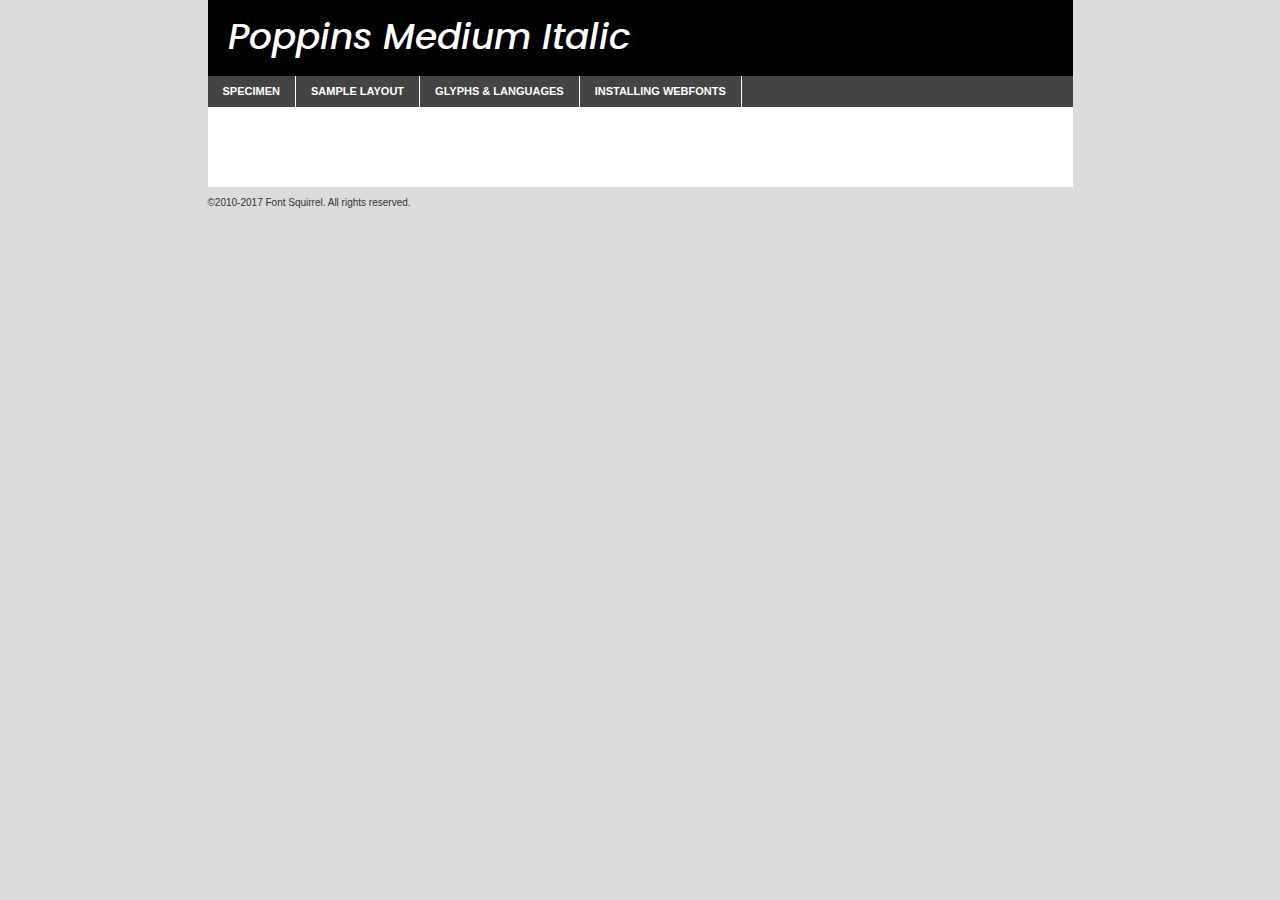
<file: landing-page/font/poppins-mediumitalic-demo.html>
<!DOCTYPE html PUBLIC "-//W3C//DTD XHTML 1.0 Transitional//EN"
        "http://www.w3.org/TR/xhtml1/DTD/xhtml1-transitional.dtd">

<html xmlns="http://www.w3.org/1999/xhtml" xml:lang="en" lang="en">
<head>
    <meta http-equiv="Content-Type" content="text/html; charset=utf-8"/>
    <script src="http://ajax.googleapis.com/ajax/libs/jquery/1.7.2/jquery.min.js" type="text/javascript" charset="utf-8"></script>
    <script type="text/javascript">
		(function($) {
			$.fn.easyTabs = function(option) {
				var param = jQuery.extend({ fadeSpeed: 'fast', defaultContent: 1, activeClass: 'active' }, option);
				$(this).each(function() {
					var thisId = '#' + this.id;
					if ( param.defaultContent == '' )
					{
						param.defaultContent = 1;
					}
					if ( typeof param.defaultContent == 'number' )
					{
						var defaultTab = $(thisId + ' .tabs li:eq(' + (param.defaultContent - 1) + ') a').attr('href').substr(1);
					}
					else
					{
						var defaultTab = param.defaultContent;
					}
					$(thisId + ' .tabs li a').each(function() {
						var tabToHide = $(this).attr('href').substr(1);
						$('#' + tabToHide).addClass('easytabs-tab-content');
					});
					hideAll();
					changeContent(defaultTab);

					function hideAll() {$(thisId + ' .easytabs-tab-content').hide();}

					function changeContent(tabId)
					{
						hideAll();
						$(thisId + ' .tabs li').removeClass(param.activeClass);
						$(thisId + ' .tabs li a[href=#' + tabId + ']').closest('li').addClass(param.activeClass);
						if ( param.fadeSpeed != 'none' )
						{
							$(thisId + ' #' + tabId).fadeIn(param.fadeSpeed);
						}
						else
						{
							$(thisId + ' #' + tabId).show();
						}
					}

					$(thisId + ' .tabs li').click(function() {
						var tabId = $(this).find('a').attr('href').substr(1);
						changeContent(tabId);
						return false;
					});
				});
			}
		})(jQuery);
    </script>
    <link rel="stylesheet" href="specimen_files/specimen_stylesheet.css" type="text/css" charset="utf-8"/>
    <link rel="stylesheet" href="stylesheet.css" type="text/css" charset="utf-8"/>

    <style type="text/css">
        		body {
			font-family: 'poppinsmedium_italic';
        		}

            </style>

    <title>Poppins Medium Italic Specimen</title>


    <script type="text/javascript" charset="utf-8">
		$(document).ready(function() {
			$('#container').easyTabs({ defaultContent: 1 });
		});
    </script>
</head>

<body>
<div id="container">
    <div id="header">
		Poppins Medium Italic    </div>
    <ul class="tabs">
        <li><a href="#specimen">Specimen</a></li>
        <li><a href="#layout">Sample Layout</a></li>
		        <li><a href="#glyphs">Glyphs &amp; Languages</a></li>
        <li><a href="#installing">Installing Webfonts</a></li>

    </ul>

    <div id="main_content">


        <div id="specimen">

            <div class="section">
                <div class="grid12 firstcol">
                    <div class="huge">AaBb</div>
                </div>
            </div>

            <div class="section">
                <div class="glyph_range">A&#x200B;B&#x200b;C&#x200b;D&#x200b;E&#x200b;F&#x200b;G&#x200b;H&#x200b;I&#x200b;J&#x200b;K&#x200b;L&#x200b;M&#x200b;N&#x200b;O&#x200b;P&#x200b;Q&#x200b;R&#x200b;S&#x200b;T&#x200b;U&#x200b;V&#x200b;W&#x200b;X&#x200b;Y&#x200b;Z&#x200b;a&#x200b;b&#x200b;c&#x200b;d&#x200b;e&#x200b;f&#x200b;g&#x200b;h&#x200b;i&#x200b;j&#x200b;k&#x200b;l&#x200b;m&#x200b;n&#x200b;o&#x200b;p&#x200b;q&#x200b;r&#x200b;s&#x200b;t&#x200b;u&#x200b;v&#x200b;w&#x200b;x&#x200b;y&#x200b;z&#x200b;1&#x200b;2&#x200b;3&#x200b;4&#x200b;5&#x200b;6&#x200b;7&#x200b;8&#x200b;9&#x200b;0&#x200b;&amp;&#x200b;.&#x200b;,&#x200b;?&#x200b;!&#x200b;&#64;&#x200b;(&#x200b;)&#x200b;#&#x200b;$&#x200b;%&#x200b;*&#x200b;+&#x200b;-&#x200b;=&#x200b;:&#x200b;;</div>
            </div>
            <div class="section">
                <div class="grid12 firstcol">
                    <table class="sample_table">
                        <tr>
                            <td>10</td>
                            <td class="size10">abcdefghijklmnopqrstuvwxyzABCDEFGHIJKLMNOPQRSTUVWXYZ0123456789abcdefghijklmnopqrstuvwxyzABCDEFGHIJKLMNOPQRSTUVWXYZ0123456789abcdefghijklmnopqrstuvwxyzABCDEFGHIJKLMNOPQRSTUVWXYZ</td>
                        </tr>
                        <tr>
                            <td>11</td>
                            <td class="size11">abcdefghijklmnopqrstuvwxyzABCDEFGHIJKLMNOPQRSTUVWXYZ0123456789abcdefghijklmnopqrstuvwxyzABCDEFGHIJKLMNOPQRSTUVWXYZ0123456789abcdefghijklmnopqrstuvwxyzABCDEFGHIJKLMNOPQRSTUVWXYZ</td>
                        </tr>
                        <tr>
                            <td>12</td>
                            <td class="size12">abcdefghijklmnopqrstuvwxyzABCDEFGHIJKLMNOPQRSTUVWXYZ0123456789abcdefghijklmnopqrstuvwxyzABCDEFGHIJKLMNOPQRSTUVWXYZ0123456789abcdefghijklmnopqrstuvwxyzABCDEFGHIJKLMNOPQRSTUVWXYZ</td>
                        </tr>
                        <tr>
                            <td>13</td>
                            <td class="size13">abcdefghijklmnopqrstuvwxyzABCDEFGHIJKLMNOPQRSTUVWXYZ0123456789abcdefghijklmnopqrstuvwxyzABCDEFGHIJKLMNOPQRSTUVWXYZ0123456789abcdefghijklmnopqrstuvwxyzABCDEFGHIJKLMNOPQRSTUVWXYZ</td>
                        </tr>
                        <tr>
                            <td>14</td>
                            <td class="size14">abcdefghijklmnopqrstuvwxyzABCDEFGHIJKLMNOPQRSTUVWXYZ0123456789abcdefghijklmnopqrstuvwxyzABCDEFGHIJKLMNOPQRSTUVWXYZ0123456789abcdefghijklmnopqrstuvwxyzABCDEFGHIJKLMNOPQRSTUVWXYZ</td>
                        </tr>
                        <tr>
                            <td>16</td>
                            <td class="size16">abcdefghijklmnopqrstuvwxyzABCDEFGHIJKLMNOPQRSTUVWXYZ0123456789abcdefghijklmnopqrstuvwxyzABCDEFGHIJKLMNOPQRSTUVWXYZ</td>
                        </tr>
                        <tr>
                            <td>18</td>
                            <td class="size18">abcdefghijklmnopqrstuvwxyzABCDEFGHIJKLMNOPQRSTUVWXYZ0123456789abcdefghijklmnopqrstuvwxyzABCDEFGHIJKLMNOPQRSTUVWXYZ</td>
                        </tr>
                        <tr>
                            <td>20</td>
                            <td class="size20">abcdefghijklmnopqrstuvwxyzABCDEFGHIJKLMNOPQRSTUVWXYZ0123456789abcdefghijklmnopqrstuvwxyzABCDEFGHIJKLMNOPQRSTUVWXYZ</td>
                        </tr>
                        <tr>
                            <td>24</td>
                            <td class="size24">abcdefghijklmnopqrstuvwxyzABCDEFGHIJKLMNOPQRSTUVWXYZ0123456789abcdefghijklmnopqrstuvwxyzABCDEFGHIJKLMNOPQRSTUVWXYZ</td>
                        </tr>
                        <tr>
                            <td>30</td>
                            <td class="size30">abcdefghijklmnopqrstuvwxyzABCDEFGHIJKLMNOPQRSTUVWXYZ0123456789abcdefghijklmnopqrstuvwxyzABCDEFGHIJKLMNOPQRSTUVWXYZ</td>
                        </tr>
                        <tr>
                            <td>36</td>
                            <td class="size36">abcdefghijklmnopqrstuvwxyzABCDEFGHIJKLMNOPQRSTUVWXYZ0123456789abcdefghijklmnopqrstuvwxyzABCDEFGHIJKLMNOPQRSTUVWXYZ</td>
                        </tr>
                        <tr>
                            <td>48</td>
                            <td class="size48">abcdefghijklmnopqrstuvwxyzABCDEFGHIJKLMNOPQRSTUVWXYZ0123456789abcdefghijklmnopqrstuvwxyzABCDEFGHIJKLMNOPQRSTUVWXYZ</td>
                        </tr>
                        <tr>
                            <td>60</td>
                            <td class="size60">abcdefghijklmnopqrstuvwxyzABCDEFGHIJKLMNOPQRSTUVWXYZ0123456789abcdefghijklmnopqrstuvwxyzABCDEFGHIJKLMNOPQRSTUVWXYZ</td>
                        </tr>
                        <tr>
                            <td>72</td>
                            <td class="size72">abcdefghijklmnopqrstuvwxyzABCDEFGHIJKLMNOPQRSTUVWXYZ0123456789abcdefghijklmnopqrstuvwxyzABCDEFGHIJKLMNOPQRSTUVWXYZ</td>
                        </tr>
                        <tr>
                            <td>90</td>
                            <td class="size90">abcdefghijklmnopqrstuvwxyzABCDEFGHIJKLMNOPQRSTUVWXYZ0123456789abcdefghijklmnopqrstuvwxyzABCDEFGHIJKLMNOPQRSTUVWXYZ</td>
                        </tr>
                    </table>

                </div>

            </div>


            <div class="section" id="bodycomparison">


                <div id="xheight">
                    <div class="fontbody">&#x25FC;&#x25FC;&#x25FC;&#x25FC;&#x25FC;&#x25FC;&#x25FC;&#x25FC;&#x25FC;&#x25FC;&#x25FC;&#x25FC;&#x25FC;&#x25FC;&#x25FC;&#x25FC;&#x25FC;&#x25FC;&#x25FC;&#x25FC;&#x25FC;&#x25FC;&#x25FC;&#x25FC;&#x25FC;&#x25FC;&#x25FC;&#x25FC;&#x25FC;&#x25FC;&#x25FC;&#x25FC;&#x25FC;&#x25FC;&#x25FC;&#x25FC;&#x25FC;&#x25FC;&#x25FC;&#x25FC;&#x25FC;&#x25FC;&#x25FC;&#x25FC;&#x25FC;&#x25FC;&#x25FC;&#x25FC;&#x25FC;&#x25FC;&#x25FC;&#x25FC;&#x25FC;&#x25FC;&#x25FC;&#x25FC;&#x25FC;&#x25FC;&#x25FC;&#x25FC;&#x25FC;&#x25FC;&#x25FC;&#x25FC;&#x25FC;&#x25FC;&#x25FC;&#x25FC;&#x25FC;&#x25FC;&#x25FC;&#x25FC;&#x25FC;&#x25FC;&#x25FC;&#x25FC;&#x25FC;&#x25FC;&#x25FC;&#x25FC;&#x25FC;&#x25FC;&#x25FC;&#x25FC;&#x25FC;&#x25FC;&#x25FC;&#x25FC;&#x25FC;&#x25FC;&#x25FC;&#x25FC;&#x25FC;&#x25FC;&#x25FC;&#x25FC;&#x25FC;&#x25FC;&#x25FC;body</div>
                    <div class="arialbody">body</div>
                    <div class="verdanabody">body</div>
                    <div class="georgiabody">body</div>
                </div>
                <div class="fontbody" style="z-index:1">
                    body<span>Poppins Medium Italic</span>
                </div>
                <div class="arialbody" style="z-index:1">
                    body<span>Arial</span>
                </div>
                <div class="verdanabody" style="z-index:1">
                    body<span>Verdana</span>
                </div>
                <div class="georgiabody" style="z-index:1">
                    body<span>Georgia</span>
                </div>


            </div>


            <div class="section psample psample_row1" id="">

                <div class="grid2 firstcol">
                    <p class="size10"><span>10.</span>Aenean lacinia bibendum nulla sed consectetur. Fusce dapibus, tellus ac cursus commodo, tortor mauris condimentum nibh, ut fermentum massa justo sit amet risus. Nullam id dolor id nibh ultricies vehicula ut id elit. Cum sociis natoque penatibus et magnis dis parturient montes, nascetur ridiculus mus. Nulla vitae elit libero, a pharetra augue.</p>

                </div>
                <div class="grid3">
                    <p class="size11"><span>11.</span>Aenean lacinia bibendum nulla sed consectetur. Fusce dapibus, tellus ac cursus commodo, tortor mauris condimentum nibh, ut fermentum massa justo sit amet risus. Nullam id dolor id nibh ultricies vehicula ut id elit. Cum sociis natoque penatibus et magnis dis parturient montes, nascetur ridiculus mus. Nulla vitae elit libero, a pharetra augue.</p>

                </div>
                <div class="grid3">
                    <p class="size12"><span>12.</span>Aenean lacinia bibendum nulla sed consectetur. Fusce dapibus, tellus ac cursus commodo, tortor mauris condimentum nibh, ut fermentum massa justo sit amet risus. Nullam id dolor id nibh ultricies vehicula ut id elit. Cum sociis natoque penatibus et magnis dis parturient montes, nascetur ridiculus mus. Nulla vitae elit libero, a pharetra augue.</p>

                </div>
                <div class="grid4">
                    <p class="size13"><span>13.</span>Aenean lacinia bibendum nulla sed consectetur. Fusce dapibus, tellus ac cursus commodo, tortor mauris condimentum nibh, ut fermentum massa justo sit amet risus. Nullam id dolor id nibh ultricies vehicula ut id elit. Cum sociis natoque penatibus et magnis dis parturient montes, nascetur ridiculus mus. Nulla vitae elit libero, a pharetra augue.</p>

                </div>
                <div class="white_blend"></div>

            </div>
            <div class="section psample psample_row2" id="">
                <div class="grid3 firstcol">
                    <p class="size14"><span>14.</span>Aenean lacinia bibendum nulla sed consectetur. Fusce dapibus, tellus ac cursus commodo, tortor mauris condimentum nibh, ut fermentum massa justo sit amet risus. Nullam id dolor id nibh ultricies vehicula ut id elit. Cum sociis natoque penatibus et magnis dis parturient montes, nascetur ridiculus mus. Nulla vitae elit libero, a pharetra augue.</p>

                </div>
                <div class="grid4">
                    <p class="size16"><span>16.</span>Aenean lacinia bibendum nulla sed consectetur. Fusce dapibus, tellus ac cursus commodo, tortor mauris condimentum nibh, ut fermentum massa justo sit amet risus. Nullam id dolor id nibh ultricies vehicula ut id elit. Cum sociis natoque penatibus et magnis dis parturient montes, nascetur ridiculus mus. Nulla vitae elit libero, a pharetra augue.</p>

                </div>
                <div class="grid5">
                    <p class="size18"><span>18.</span>Aenean lacinia bibendum nulla sed consectetur. Fusce dapibus, tellus ac cursus commodo, tortor mauris condimentum nibh, ut fermentum massa justo sit amet risus. Nullam id dolor id nibh ultricies vehicula ut id elit. Cum sociis natoque penatibus et magnis dis parturient montes, nascetur ridiculus mus. Nulla vitae elit libero, a pharetra augue.</p>

                </div>

                <div class="white_blend"></div>

            </div>

            <div class="section psample psample_row3" id="">
                <div class="grid5 firstcol">
                    <p class="size20"><span>20.</span>Aenean lacinia bibendum nulla sed consectetur. Fusce dapibus, tellus ac cursus commodo, tortor mauris condimentum nibh, ut fermentum massa justo sit amet risus. Nullam id dolor id nibh ultricies vehicula ut id elit. Cum sociis natoque penatibus et magnis dis parturient montes, nascetur ridiculus mus. Nulla vitae elit libero, a pharetra augue.</p>
                </div>
                <div class="grid7">
                    <p class="size24"><span>24.</span>Aenean lacinia bibendum nulla sed consectetur. Fusce dapibus, tellus ac cursus commodo, tortor mauris condimentum nibh, ut fermentum massa justo sit amet risus. Nullam id dolor id nibh ultricies vehicula ut id elit. Cum sociis natoque penatibus et magnis dis parturient montes, nascetur ridiculus mus. Nulla vitae elit libero, a pharetra augue.</p>
                </div>

                <div class="white_blend"></div>

            </div>

            <div class="section psample psample_row4" id="">
                <div class="grid12 firstcol">
                    <p class="size30"><span>30.</span>Aenean lacinia bibendum nulla sed consectetur. Fusce dapibus, tellus ac cursus commodo, tortor mauris condimentum nibh, ut fermentum massa justo sit amet risus. Nullam id dolor id nibh ultricies vehicula ut id elit. Cum sociis natoque penatibus et magnis dis parturient montes, nascetur ridiculus mus. Nulla vitae elit libero, a pharetra augue.</p>
                </div>
                <div class="white_blend"></div>

            </div>


            <div class="section psample psample_row1 fullreverse">
                <div class="grid2 firstcol">
                    <p class="size10"><span>10.</span>Aenean lacinia bibendum nulla sed consectetur. Fusce dapibus, tellus ac cursus commodo, tortor mauris condimentum nibh, ut fermentum massa justo sit amet risus. Nullam id dolor id nibh ultricies vehicula ut id elit. Cum sociis natoque penatibus et magnis dis parturient montes, nascetur ridiculus mus. Nulla vitae elit libero, a pharetra augue.</p>

                </div>
                <div class="grid3">
                    <p class="size11"><span>11.</span>Aenean lacinia bibendum nulla sed consectetur. Fusce dapibus, tellus ac cursus commodo, tortor mauris condimentum nibh, ut fermentum massa justo sit amet risus. Nullam id dolor id nibh ultricies vehicula ut id elit. Cum sociis natoque penatibus et magnis dis parturient montes, nascetur ridiculus mus. Nulla vitae elit libero, a pharetra augue.</p>

                </div>
                <div class="grid3">
                    <p class="size12"><span>12.</span>Aenean lacinia bibendum nulla sed consectetur. Fusce dapibus, tellus ac cursus commodo, tortor mauris condimentum nibh, ut fermentum massa justo sit amet risus. Nullam id dolor id nibh ultricies vehicula ut id elit. Cum sociis natoque penatibus et magnis dis parturient montes, nascetur ridiculus mus. Nulla vitae elit libero, a pharetra augue.</p>

                </div>
                <div class="grid4">
                    <p class="size13"><span>13.</span>Aenean lacinia bibendum nulla sed consectetur. Fusce dapibus, tellus ac cursus commodo, tortor mauris condimentum nibh, ut fermentum massa justo sit amet risus. Nullam id dolor id nibh ultricies vehicula ut id elit. Cum sociis natoque penatibus et magnis dis parturient montes, nascetur ridiculus mus. Nulla vitae elit libero, a pharetra augue.</p>

                </div>
                <div class="black_blend"></div>

            </div>

            <div class="section psample psample_row2 fullreverse">
                <div class="grid3 firstcol">
                    <p class="size14"><span>14.</span>Aenean lacinia bibendum nulla sed consectetur. Fusce dapibus, tellus ac cursus commodo, tortor mauris condimentum nibh, ut fermentum massa justo sit amet risus. Nullam id dolor id nibh ultricies vehicula ut id elit. Cum sociis natoque penatibus et magnis dis parturient montes, nascetur ridiculus mus. Nulla vitae elit libero, a pharetra augue.</p>

                </div>
                <div class="grid4">
                    <p class="size16"><span>16.</span>Aenean lacinia bibendum nulla sed consectetur. Fusce dapibus, tellus ac cursus commodo, tortor mauris condimentum nibh, ut fermentum massa justo sit amet risus. Nullam id dolor id nibh ultricies vehicula ut id elit. Cum sociis natoque penatibus et magnis dis parturient montes, nascetur ridiculus mus. Nulla vitae elit libero, a pharetra augue.</p>

                </div>
                <div class="grid5">
                    <p class="size18"><span>18.</span>Aenean lacinia bibendum nulla sed consectetur. Fusce dapibus, tellus ac cursus commodo, tortor mauris condimentum nibh, ut fermentum massa justo sit amet risus. Nullam id dolor id nibh ultricies vehicula ut id elit. Cum sociis natoque penatibus et magnis dis parturient montes, nascetur ridiculus mus. Nulla vitae elit libero, a pharetra augue.</p>

                </div>
                <div class="black_blend"></div>

            </div>

            <div class="section psample fullreverse psample_row3" id="">
                <div class="grid5 firstcol">
                    <p class="size20"><span>20.</span>Aenean lacinia bibendum nulla sed consectetur. Fusce dapibus, tellus ac cursus commodo, tortor mauris condimentum nibh, ut fermentum massa justo sit amet risus. Nullam id dolor id nibh ultricies vehicula ut id elit. Cum sociis natoque penatibus et magnis dis parturient montes, nascetur ridiculus mus. Nulla vitae elit libero, a pharetra augue.</p>
                </div>
                <div class="grid7">
                    <p class="size24"><span>24.</span>Aenean lacinia bibendum nulla sed consectetur. Fusce dapibus, tellus ac cursus commodo, tortor mauris condimentum nibh, ut fermentum massa justo sit amet risus. Nullam id dolor id nibh ultricies vehicula ut id elit. Cum sociis natoque penatibus et magnis dis parturient montes, nascetur ridiculus mus. Nulla vitae elit libero, a pharetra augue.</p>
                </div>

                <div class="black_blend"></div>

            </div>

            <div class="section psample fullreverse psample_row4" id="" style="border-bottom: 20px #000 solid;">
                <div class="grid12 firstcol">
                    <p class="size30"><span>30.</span>Aenean lacinia bibendum nulla sed consectetur. Fusce dapibus, tellus ac cursus commodo, tortor mauris condimentum nibh, ut fermentum massa justo sit amet risus. Nullam id dolor id nibh ultricies vehicula ut id elit. Cum sociis natoque penatibus et magnis dis parturient montes, nascetur ridiculus mus. Nulla vitae elit libero, a pharetra augue.</p>
                </div>
                <div class="black_blend"></div>

            </div>


        </div>

        <div id="layout">

            <div class="section">

                <div class="grid12 firstcol">
                    <h1>Lorem Ipsum Dolor</h1>
                    <h2>Etiam porta sem malesuada magna mollis euismod</h2>

                    <p class="byline">By <a href="#link">Aenean Lacinia</a></p>
                </div>
            </div>
            <div class="section">
                <div class="grid8 firstcol">
                    <p class="large">Donec sed odio dui. Morbi leo risus, porta ac consectetur ac, vestibulum at eros. Fusce dapibus, tellus ac cursus commodo, tortor mauris condimentum nibh, ut fermentum massa justo sit amet risus. </p>


                    <h3>Pellentesque ornare sem</h3>

                    <p>Maecenas sed diam eget risus varius blandit sit amet non magna. Maecenas faucibus mollis interdum. Donec ullamcorper nulla non metus auctor fringilla. Nullam id dolor id nibh ultricies vehicula ut id elit. Nullam id dolor id nibh ultricies vehicula ut id elit. </p>

                    <p>Aenean eu leo quam. Pellentesque ornare sem lacinia quam venenatis vestibulum. Lorem ipsum dolor sit amet, consectetur adipiscing elit. Cum sociis natoque penatibus et magnis dis parturient montes, nascetur ridiculus mus. </p>

                    <p>Nulla vitae elit libero, a pharetra augue. Praesent commodo cursus magna, vel scelerisque nisl consectetur et. Aenean lacinia bibendum nulla sed consectetur. </p>

                    <p>Nullam quis risus eget urna mollis ornare vel eu leo. Nullam quis risus eget urna mollis ornare vel eu leo. Maecenas sed diam eget risus varius blandit sit amet non magna. Donec ullamcorper nulla non metus auctor fringilla. </p>

                    <h3>Cras mattis consectetur</h3>

                    <p>Aenean eu leo quam. Pellentesque ornare sem lacinia quam venenatis vestibulum. Aenean lacinia bibendum nulla sed consectetur. Integer posuere erat a ante venenatis dapibus posuere velit aliquet. Cras mattis consectetur purus sit amet fermentum. </p>

                    <p>Nullam id dolor id nibh ultricies vehicula ut id elit. Nullam quis risus eget urna mollis ornare vel eu leo. Cras mattis consectetur purus sit amet fermentum.</p>
                </div>

                <div class="grid4 sidebar">

                    <div class="box reverse">
                        <p class="last">Nullam quis risus eget urna mollis ornare vel eu leo. Donec ullamcorper nulla non metus auctor fringilla. Cras mattis consectetur purus sit amet fermentum. Sed posuere consectetur est at lobortis. Lorem ipsum dolor sit amet, consectetur adipiscing elit. </p>
                    </div>

                    <p class="caption">Maecenas sed diam eget risus varius.</p>

                    <p>Vestibulum id ligula porta felis euismod semper. Integer posuere erat a ante venenatis dapibus posuere velit aliquet. Vestibulum id ligula porta felis euismod semper. Sed posuere consectetur est at lobortis. Maecenas sed diam eget risus varius blandit sit amet non magna. Fusce dapibus, tellus ac cursus commodo, tortor mauris condimentum nibh, ut fermentum massa justo sit amet risus. </p>


                    <p>Duis mollis, est non commodo luctus, nisi erat porttitor ligula, eget lacinia odio sem nec elit. Aenean lacinia bibendum nulla sed consectetur. Vivamus sagittis lacus vel augue laoreet rutrum faucibus dolor auctor. Aenean lacinia bibendum nulla sed consectetur. Nullam quis risus eget urna mollis ornare vel eu leo. </p>

                    <p>Praesent commodo cursus magna, vel scelerisque nisl consectetur et. Donec ullamcorper nulla non metus auctor fringilla. Maecenas faucibus mollis interdum. Fusce dapibus, tellus ac cursus commodo, tortor mauris condimentum nibh, ut fermentum massa justo sit amet risus. </p>

                </div>
            </div>

        </div>


		

        <div id="glyphs">
            <div class="section">
                <div class="grid12 firstcol">

                    <h1>Language Support</h1>
                    <p>The subset of Poppins Medium Italic in this kit supports the following languages:<br/>

						Albanian, Basque, Breton, Chamorro, Danish, Dutch, English, Faroese, Finnish, French, Frisian, Galician, German, Icelandic, Italian, Malagasy, Norwegian, Portuguese, Spanish, Alsatian, Aragonese, Arapaho, Arrernte, Asturian, Aymara, Bislama, Cebuano, Corsican, Fijian, French_creole, Genoese, Gilbertese, Greenlandic, Haitian_creole, Hiligaynon, Hmong, Hopi, Ibanag, Iloko_ilokano, Indonesian, Interglossa_glosa, Interlingua, Irish_gaelic, Jerriais, Lojban, Lombard, Luxembourgeois, Manx, Mohawk, Norfolk_pitcairnese, Occitan, Oromo, Pangasinan, Papiamento, Piedmontese, Potawatomi, Rhaeto-romance, Romansh, Rotokas, Sami_lule, Samoan, Sardinian, Scots_gaelic, Seychelles_creole, Shona, Sicilian, Somali, Southern_ndebele, Swahili, Swati_swazi, Tagalog_filipino_pilipino, Tetum, Tok_pisin, Uyghur_latinized, Volapuk, Walloon, Warlpiri, Xhosa, Yapese, Zulu, Latinbasic, Ubasic, Demo                    </p>
                    <h1>Glyph Chart</h1>
                    <p>The subset of Poppins Medium Italic in this kit includes all the glyphs listed below. Unicode entities are included above each glyph to help you insert individual characters into your layout.</p>
                    <div id="glyph_chart">

																																	                                <div><p>&amp;#13;</p>&#13;</div>
																				                                <div><p>&amp;#32;</p>&#32;</div>
																				                                <div><p>&amp;#33;</p>&#33;</div>
																				                                <div><p>&amp;#34;</p>&#34;</div>
																				                                <div><p>&amp;#35;</p>&#35;</div>
																				                                <div><p>&amp;#36;</p>&#36;</div>
																				                                <div><p>&amp;#37;</p>&#37;</div>
																				                                <div><p>&amp;#38;</p>&#38;</div>
																				                                <div><p>&amp;#39;</p>&#39;</div>
																				                                <div><p>&amp;#40;</p>&#40;</div>
																				                                <div><p>&amp;#41;</p>&#41;</div>
																				                                <div><p>&amp;#42;</p>&#42;</div>
																				                                <div><p>&amp;#43;</p>&#43;</div>
																				                                <div><p>&amp;#44;</p>&#44;</div>
																				                                <div><p>&amp;#45;</p>&#45;</div>
																				                                <div><p>&amp;#46;</p>&#46;</div>
																				                                <div><p>&amp;#47;</p>&#47;</div>
																				                                <div><p>&amp;#48;</p>&#48;</div>
																				                                <div><p>&amp;#49;</p>&#49;</div>
																				                                <div><p>&amp;#50;</p>&#50;</div>
																				                                <div><p>&amp;#51;</p>&#51;</div>
																				                                <div><p>&amp;#52;</p>&#52;</div>
																				                                <div><p>&amp;#53;</p>&#53;</div>
																				                                <div><p>&amp;#54;</p>&#54;</div>
																				                                <div><p>&amp;#55;</p>&#55;</div>
																				                                <div><p>&amp;#56;</p>&#56;</div>
																				                                <div><p>&amp;#57;</p>&#57;</div>
																				                                <div><p>&amp;#58;</p>&#58;</div>
																				                                <div><p>&amp;#59;</p>&#59;</div>
																				                                <div><p>&amp;#60;</p>&#60;</div>
																				                                <div><p>&amp;#61;</p>&#61;</div>
																				                                <div><p>&amp;#62;</p>&#62;</div>
																				                                <div><p>&amp;#63;</p>&#63;</div>
																				                                <div><p>&amp;#64;</p>&#64;</div>
																				                                <div><p>&amp;#65;</p>&#65;</div>
																				                                <div><p>&amp;#66;</p>&#66;</div>
																				                                <div><p>&amp;#67;</p>&#67;</div>
																				                                <div><p>&amp;#68;</p>&#68;</div>
																				                                <div><p>&amp;#69;</p>&#69;</div>
																				                                <div><p>&amp;#70;</p>&#70;</div>
																				                                <div><p>&amp;#71;</p>&#71;</div>
																				                                <div><p>&amp;#72;</p>&#72;</div>
																				                                <div><p>&amp;#73;</p>&#73;</div>
																				                                <div><p>&amp;#74;</p>&#74;</div>
																				                                <div><p>&amp;#75;</p>&#75;</div>
																				                                <div><p>&amp;#76;</p>&#76;</div>
																				                                <div><p>&amp;#77;</p>&#77;</div>
																				                                <div><p>&amp;#78;</p>&#78;</div>
																				                                <div><p>&amp;#79;</p>&#79;</div>
																				                                <div><p>&amp;#80;</p>&#80;</div>
																				                                <div><p>&amp;#81;</p>&#81;</div>
																				                                <div><p>&amp;#82;</p>&#82;</div>
																				                                <div><p>&amp;#83;</p>&#83;</div>
																				                                <div><p>&amp;#84;</p>&#84;</div>
																				                                <div><p>&amp;#85;</p>&#85;</div>
																				                                <div><p>&amp;#86;</p>&#86;</div>
																				                                <div><p>&amp;#87;</p>&#87;</div>
																				                                <div><p>&amp;#88;</p>&#88;</div>
																				                                <div><p>&amp;#89;</p>&#89;</div>
																				                                <div><p>&amp;#90;</p>&#90;</div>
																				                                <div><p>&amp;#91;</p>&#91;</div>
																				                                <div><p>&amp;#92;</p>&#92;</div>
																				                                <div><p>&amp;#93;</p>&#93;</div>
																				                                <div><p>&amp;#94;</p>&#94;</div>
																				                                <div><p>&amp;#95;</p>&#95;</div>
																				                                <div><p>&amp;#96;</p>&#96;</div>
																				                                <div><p>&amp;#97;</p>&#97;</div>
																				                                <div><p>&amp;#98;</p>&#98;</div>
																				                                <div><p>&amp;#99;</p>&#99;</div>
																				                                <div><p>&amp;#100;</p>&#100;</div>
																				                                <div><p>&amp;#101;</p>&#101;</div>
																				                                <div><p>&amp;#102;</p>&#102;</div>
																				                                <div><p>&amp;#103;</p>&#103;</div>
																				                                <div><p>&amp;#104;</p>&#104;</div>
																				                                <div><p>&amp;#105;</p>&#105;</div>
																				                                <div><p>&amp;#106;</p>&#106;</div>
																				                                <div><p>&amp;#107;</p>&#107;</div>
																				                                <div><p>&amp;#108;</p>&#108;</div>
																				                                <div><p>&amp;#109;</p>&#109;</div>
																				                                <div><p>&amp;#110;</p>&#110;</div>
																				                                <div><p>&amp;#111;</p>&#111;</div>
																				                                <div><p>&amp;#112;</p>&#112;</div>
																				                                <div><p>&amp;#113;</p>&#113;</div>
																				                                <div><p>&amp;#114;</p>&#114;</div>
																				                                <div><p>&amp;#115;</p>&#115;</div>
																				                                <div><p>&amp;#116;</p>&#116;</div>
																				                                <div><p>&amp;#117;</p>&#117;</div>
																				                                <div><p>&amp;#118;</p>&#118;</div>
																				                                <div><p>&amp;#119;</p>&#119;</div>
																				                                <div><p>&amp;#120;</p>&#120;</div>
																				                                <div><p>&amp;#121;</p>&#121;</div>
																				                                <div><p>&amp;#122;</p>&#122;</div>
																				                                <div><p>&amp;#123;</p>&#123;</div>
																				                                <div><p>&amp;#124;</p>&#124;</div>
																				                                <div><p>&amp;#125;</p>&#125;</div>
																				                                <div><p>&amp;#126;</p>&#126;</div>
																				                                <div><p>&amp;#160;</p>&#160;</div>
																				                                <div><p>&amp;#161;</p>&#161;</div>
																				                                <div><p>&amp;#162;</p>&#162;</div>
																				                                <div><p>&amp;#163;</p>&#163;</div>
																				                                <div><p>&amp;#164;</p>&#164;</div>
																				                                <div><p>&amp;#165;</p>&#165;</div>
																				                                <div><p>&amp;#166;</p>&#166;</div>
																				                                <div><p>&amp;#167;</p>&#167;</div>
																				                                <div><p>&amp;#168;</p>&#168;</div>
																				                                <div><p>&amp;#169;</p>&#169;</div>
																				                                <div><p>&amp;#170;</p>&#170;</div>
																				                                <div><p>&amp;#171;</p>&#171;</div>
																				                                <div><p>&amp;#172;</p>&#172;</div>
																				                                <div><p>&amp;#173;</p>&#173;</div>
																				                                <div><p>&amp;#174;</p>&#174;</div>
																				                                <div><p>&amp;#175;</p>&#175;</div>
																				                                <div><p>&amp;#176;</p>&#176;</div>
																				                                <div><p>&amp;#177;</p>&#177;</div>
																				                                <div><p>&amp;#178;</p>&#178;</div>
																				                                <div><p>&amp;#179;</p>&#179;</div>
																				                                <div><p>&amp;#180;</p>&#180;</div>
																				                                <div><p>&amp;#181;</p>&#181;</div>
																				                                <div><p>&amp;#182;</p>&#182;</div>
																				                                <div><p>&amp;#183;</p>&#183;</div>
																				                                <div><p>&amp;#184;</p>&#184;</div>
																				                                <div><p>&amp;#185;</p>&#185;</div>
																				                                <div><p>&amp;#186;</p>&#186;</div>
																				                                <div><p>&amp;#187;</p>&#187;</div>
																				                                <div><p>&amp;#188;</p>&#188;</div>
																				                                <div><p>&amp;#189;</p>&#189;</div>
																				                                <div><p>&amp;#190;</p>&#190;</div>
																				                                <div><p>&amp;#191;</p>&#191;</div>
																				                                <div><p>&amp;#192;</p>&#192;</div>
																				                                <div><p>&amp;#193;</p>&#193;</div>
																				                                <div><p>&amp;#194;</p>&#194;</div>
																				                                <div><p>&amp;#195;</p>&#195;</div>
																				                                <div><p>&amp;#196;</p>&#196;</div>
																				                                <div><p>&amp;#197;</p>&#197;</div>
																				                                <div><p>&amp;#198;</p>&#198;</div>
																				                                <div><p>&amp;#199;</p>&#199;</div>
																				                                <div><p>&amp;#200;</p>&#200;</div>
																				                                <div><p>&amp;#201;</p>&#201;</div>
																				                                <div><p>&amp;#202;</p>&#202;</div>
																				                                <div><p>&amp;#203;</p>&#203;</div>
																				                                <div><p>&amp;#204;</p>&#204;</div>
																				                                <div><p>&amp;#205;</p>&#205;</div>
																				                                <div><p>&amp;#206;</p>&#206;</div>
																				                                <div><p>&amp;#207;</p>&#207;</div>
																				                                <div><p>&amp;#208;</p>&#208;</div>
																				                                <div><p>&amp;#209;</p>&#209;</div>
																				                                <div><p>&amp;#210;</p>&#210;</div>
																				                                <div><p>&amp;#211;</p>&#211;</div>
																				                                <div><p>&amp;#212;</p>&#212;</div>
																				                                <div><p>&amp;#213;</p>&#213;</div>
																				                                <div><p>&amp;#214;</p>&#214;</div>
																				                                <div><p>&amp;#215;</p>&#215;</div>
																				                                <div><p>&amp;#216;</p>&#216;</div>
																				                                <div><p>&amp;#217;</p>&#217;</div>
																				                                <div><p>&amp;#218;</p>&#218;</div>
																				                                <div><p>&amp;#219;</p>&#219;</div>
																				                                <div><p>&amp;#220;</p>&#220;</div>
																				                                <div><p>&amp;#221;</p>&#221;</div>
																				                                <div><p>&amp;#222;</p>&#222;</div>
																				                                <div><p>&amp;#223;</p>&#223;</div>
																				                                <div><p>&amp;#224;</p>&#224;</div>
																				                                <div><p>&amp;#225;</p>&#225;</div>
																				                                <div><p>&amp;#226;</p>&#226;</div>
																				                                <div><p>&amp;#227;</p>&#227;</div>
																				                                <div><p>&amp;#228;</p>&#228;</div>
																				                                <div><p>&amp;#229;</p>&#229;</div>
																				                                <div><p>&amp;#230;</p>&#230;</div>
																				                                <div><p>&amp;#231;</p>&#231;</div>
																				                                <div><p>&amp;#232;</p>&#232;</div>
																				                                <div><p>&amp;#233;</p>&#233;</div>
																				                                <div><p>&amp;#234;</p>&#234;</div>
																				                                <div><p>&amp;#235;</p>&#235;</div>
																				                                <div><p>&amp;#236;</p>&#236;</div>
																				                                <div><p>&amp;#237;</p>&#237;</div>
																				                                <div><p>&amp;#238;</p>&#238;</div>
																				                                <div><p>&amp;#239;</p>&#239;</div>
																				                                <div><p>&amp;#240;</p>&#240;</div>
																				                                <div><p>&amp;#241;</p>&#241;</div>
																				                                <div><p>&amp;#242;</p>&#242;</div>
																				                                <div><p>&amp;#243;</p>&#243;</div>
																				                                <div><p>&amp;#244;</p>&#244;</div>
																				                                <div><p>&amp;#245;</p>&#245;</div>
																				                                <div><p>&amp;#246;</p>&#246;</div>
																				                                <div><p>&amp;#247;</p>&#247;</div>
																				                                <div><p>&amp;#248;</p>&#248;</div>
																				                                <div><p>&amp;#249;</p>&#249;</div>
																				                                <div><p>&amp;#250;</p>&#250;</div>
																				                                <div><p>&amp;#251;</p>&#251;</div>
																				                                <div><p>&amp;#252;</p>&#252;</div>
																				                                <div><p>&amp;#253;</p>&#253;</div>
																				                                <div><p>&amp;#254;</p>&#254;</div>
																				                                <div><p>&amp;#255;</p>&#255;</div>
																				                                <div><p>&amp;#338;</p>&#338;</div>
																				                                <div><p>&amp;#339;</p>&#339;</div>
																				                                <div><p>&amp;#376;</p>&#376;</div>
																				                                <div><p>&amp;#710;</p>&#710;</div>
																				                                <div><p>&amp;#732;</p>&#732;</div>
																				                                <div><p>&amp;#8192;</p>&#8192;</div>
																				                                <div><p>&amp;#8193;</p>&#8193;</div>
																				                                <div><p>&amp;#8194;</p>&#8194;</div>
																				                                <div><p>&amp;#8195;</p>&#8195;</div>
																				                                <div><p>&amp;#8196;</p>&#8196;</div>
																				                                <div><p>&amp;#8197;</p>&#8197;</div>
																				                                <div><p>&amp;#8198;</p>&#8198;</div>
																				                                <div><p>&amp;#8199;</p>&#8199;</div>
																				                                <div><p>&amp;#8200;</p>&#8200;</div>
																				                                <div><p>&amp;#8201;</p>&#8201;</div>
																				                                <div><p>&amp;#8202;</p>&#8202;</div>
																				                                <div><p>&amp;#8208;</p>&#8208;</div>
																				                                <div><p>&amp;#8209;</p>&#8209;</div>
																				                                <div><p>&amp;#8210;</p>&#8210;</div>
																				                                <div><p>&amp;#8211;</p>&#8211;</div>
																				                                <div><p>&amp;#8212;</p>&#8212;</div>
																				                                <div><p>&amp;#8216;</p>&#8216;</div>
																				                                <div><p>&amp;#8217;</p>&#8217;</div>
																				                                <div><p>&amp;#8218;</p>&#8218;</div>
																				                                <div><p>&amp;#8220;</p>&#8220;</div>
																				                                <div><p>&amp;#8221;</p>&#8221;</div>
																				                                <div><p>&amp;#8222;</p>&#8222;</div>
																				                                <div><p>&amp;#8226;</p>&#8226;</div>
																				                                <div><p>&amp;#8230;</p>&#8230;</div>
																				                                <div><p>&amp;#8239;</p>&#8239;</div>
																				                                <div><p>&amp;#8249;</p>&#8249;</div>
																				                                <div><p>&amp;#8250;</p>&#8250;</div>
																				                                <div><p>&amp;#8287;</p>&#8287;</div>
																				                                <div><p>&amp;#8364;</p>&#8364;</div>
																				                                <div><p>&amp;#8482;</p>&#8482;</div>
																				                                <div><p>&amp;#9724;</p>&#9724;</div>
																				                                <div><p>&amp;#64257;</p>&#64257;</div>
																				                                <div><p>&amp;#64258;</p>&#64258;</div>
																																																										                    </div>
                </div>


            </div>
        </div>


        <div id="specs">

        </div>

        <div id="installing">
            <div class="section">
                <div class="grid7 firstcol">
                    <h1>Installing Webfonts</h1>

                    <p>Webfonts are supported by all major browser platforms but not all in the same way. There are currently four different font formats that must be included in order to target all browsers. This includes TTF, WOFF, EOT and SVG.</p>

                    <h2>1. Upload your webfonts</h2>
                    <p>You must upload your webfont kit to your website. They should be in or near the same directory as your CSS files.</p>

                    <h2>2. Include the webfont stylesheet</h2>
                    <p>A special CSS @font-face declaration helps the various browsers select the appropriate font it needs without causing you a bunch of headaches. Learn more about this syntax by reading the <a href="https://www.fontspring.com/blog/further-hardening-of-the-bulletproof-syntax">Fontspring blog post</a> about it. The code for it is as follows:</p>


                    <code>
                        @font-face{
                        font-family: 'MyWebFont';
                        src: url('WebFont.eot');
                        src: url('WebFont.eot?#iefix') format('embedded-opentype'),
                        url('WebFont.woff') format('woff'),
                        url('WebFont.ttf') format('truetype'),
                        url('WebFont.svg#webfont') format('svg');
                        }
                    </code>

                    <p>We've already gone ahead and generated the code for you. All you have to do is link to the stylesheet in your HTML, like this:</p>
                    <code>&lt;link rel=&quot;stylesheet&quot; href=&quot;stylesheet.css&quot; type=&quot;text/css&quot; charset=&quot;utf-8&quot; /&gt;</code>

                    <h2>3. Modify your own stylesheet</h2>
                    <p>To take advantage of your new fonts, you must tell your stylesheet to use them. Look at the original @font-face declaration above and find the property called "font-family." The name linked there will be what you use to reference the font. Prepend that webfont name to the font stack in the "font-family" property, inside the selector you want to change. For example:</p>
                    <code>p { font-family: 'WebFont', Arial, sans-serif; }</code>

                    <h2>4. Test</h2>
                    <p>Getting webfonts to work cross-browser <em>can</em> be tricky. Use the information in the sidebar to help you if you find that fonts aren't loading in a particular browser.</p>
                </div>

                <div class="grid5 sidebar">
                    <div class="box">
                        <h2>Troubleshooting<br/>Font-Face Problems</h2>
                        <p>Having trouble getting your webfonts to load in your new website? Here are some tips to sort out what might be the problem.</p>

                        <h3>Fonts not showing in any browser</h3>

                        <p>This sounds like you need to work on the plumbing. You either did not upload the fonts to the correct directory, or you did not link the fonts properly in the CSS. If you've confirmed that all this is correct and you still have a problem, take a look at your .htaccess file and see if requests are getting intercepted.</p>

                        <h3>Fonts not loading in iPhone or iPad</h3>

                        <p>The most common problem here is that you are serving the fonts from an IIS server. IIS refuses to serve files that have unknown MIME types. If that is the case, you must set the MIME type for SVG to "image/svg+xml" in the server settings. Follow these instructions from Microsoft if you need help.</p>

                        <h3>Fonts not loading in Firefox</h3>

                        <p>The primary reason for this failure? You are still using a version Firefox older than 3.5. So upgrade already! If that isn't it, then you are very likely serving fonts from a different domain. Firefox requires that all font assets be served from the same domain. Lastly it is possible that you need to add WOFF to your list of MIME types (if you are serving via IIS.)</p>

                        <h3>Fonts not loading in IE</h3>

                        <p>Are you looking at Internet Explorer on an actual Windows machine or are you cheating by using a service like Adobe BrowserLab? Many of these screenshot services do not render @font-face for IE. Best to test it on a real machine.</p>

                        <h3>Fonts not loading in IE9</h3>

                        <p>IE9, like Firefox, requires that fonts be served from the same domain as the website. Make sure that is the case.</p>
                    </div>
                </div>
            </div>

        </div>

    </div>
    <div id="footer">
        <p>&copy;2010-2017 Font Squirrel. All rights reserved.</p>
    </div>
</div>
</body>
</html>
</file>
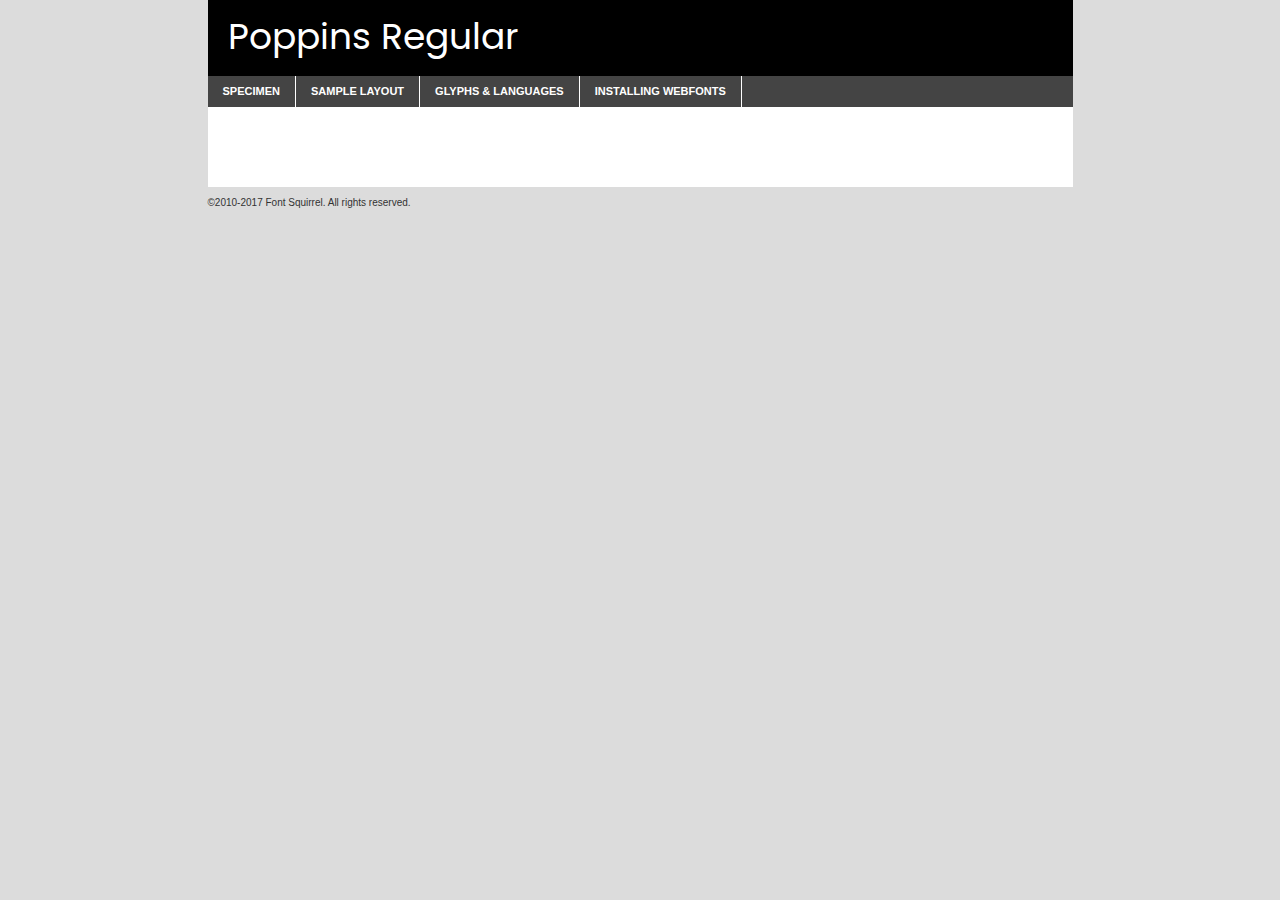
<file: landing-page/font/poppins-regular-demo.html>
<!DOCTYPE html PUBLIC "-//W3C//DTD XHTML 1.0 Transitional//EN"
        "http://www.w3.org/TR/xhtml1/DTD/xhtml1-transitional.dtd">

<html xmlns="http://www.w3.org/1999/xhtml" xml:lang="en" lang="en">
<head>
    <meta http-equiv="Content-Type" content="text/html; charset=utf-8"/>
    <script src="http://ajax.googleapis.com/ajax/libs/jquery/1.7.2/jquery.min.js" type="text/javascript" charset="utf-8"></script>
    <script type="text/javascript">
		(function($) {
			$.fn.easyTabs = function(option) {
				var param = jQuery.extend({ fadeSpeed: 'fast', defaultContent: 1, activeClass: 'active' }, option);
				$(this).each(function() {
					var thisId = '#' + this.id;
					if ( param.defaultContent == '' )
					{
						param.defaultContent = 1;
					}
					if ( typeof param.defaultContent == 'number' )
					{
						var defaultTab = $(thisId + ' .tabs li:eq(' + (param.defaultContent - 1) + ') a').attr('href').substr(1);
					}
					else
					{
						var defaultTab = param.defaultContent;
					}
					$(thisId + ' .tabs li a').each(function() {
						var tabToHide = $(this).attr('href').substr(1);
						$('#' + tabToHide).addClass('easytabs-tab-content');
					});
					hideAll();
					changeContent(defaultTab);

					function hideAll() {$(thisId + ' .easytabs-tab-content').hide();}

					function changeContent(tabId)
					{
						hideAll();
						$(thisId + ' .tabs li').removeClass(param.activeClass);
						$(thisId + ' .tabs li a[href=#' + tabId + ']').closest('li').addClass(param.activeClass);
						if ( param.fadeSpeed != 'none' )
						{
							$(thisId + ' #' + tabId).fadeIn(param.fadeSpeed);
						}
						else
						{
							$(thisId + ' #' + tabId).show();
						}
					}

					$(thisId + ' .tabs li').click(function() {
						var tabId = $(this).find('a').attr('href').substr(1);
						changeContent(tabId);
						return false;
					});
				});
			}
		})(jQuery);
    </script>
    <link rel="stylesheet" href="specimen_files/specimen_stylesheet.css" type="text/css" charset="utf-8"/>
    <link rel="stylesheet" href="stylesheet.css" type="text/css" charset="utf-8"/>

    <style type="text/css">
        		body {
			font-family: 'poppinsregular';
        		}

            </style>

    <title>Poppins Regular Specimen</title>


    <script type="text/javascript" charset="utf-8">
		$(document).ready(function() {
			$('#container').easyTabs({ defaultContent: 1 });
		});
    </script>
</head>

<body>
<div id="container">
    <div id="header">
		Poppins Regular    </div>
    <ul class="tabs">
        <li><a href="#specimen">Specimen</a></li>
        <li><a href="#layout">Sample Layout</a></li>
		        <li><a href="#glyphs">Glyphs &amp; Languages</a></li>
        <li><a href="#installing">Installing Webfonts</a></li>

    </ul>

    <div id="main_content">


        <div id="specimen">

            <div class="section">
                <div class="grid12 firstcol">
                    <div class="huge">AaBb</div>
                </div>
            </div>

            <div class="section">
                <div class="glyph_range">A&#x200B;B&#x200b;C&#x200b;D&#x200b;E&#x200b;F&#x200b;G&#x200b;H&#x200b;I&#x200b;J&#x200b;K&#x200b;L&#x200b;M&#x200b;N&#x200b;O&#x200b;P&#x200b;Q&#x200b;R&#x200b;S&#x200b;T&#x200b;U&#x200b;V&#x200b;W&#x200b;X&#x200b;Y&#x200b;Z&#x200b;a&#x200b;b&#x200b;c&#x200b;d&#x200b;e&#x200b;f&#x200b;g&#x200b;h&#x200b;i&#x200b;j&#x200b;k&#x200b;l&#x200b;m&#x200b;n&#x200b;o&#x200b;p&#x200b;q&#x200b;r&#x200b;s&#x200b;t&#x200b;u&#x200b;v&#x200b;w&#x200b;x&#x200b;y&#x200b;z&#x200b;1&#x200b;2&#x200b;3&#x200b;4&#x200b;5&#x200b;6&#x200b;7&#x200b;8&#x200b;9&#x200b;0&#x200b;&amp;&#x200b;.&#x200b;,&#x200b;?&#x200b;!&#x200b;&#64;&#x200b;(&#x200b;)&#x200b;#&#x200b;$&#x200b;%&#x200b;*&#x200b;+&#x200b;-&#x200b;=&#x200b;:&#x200b;;</div>
            </div>
            <div class="section">
                <div class="grid12 firstcol">
                    <table class="sample_table">
                        <tr>
                            <td>10</td>
                            <td class="size10">abcdefghijklmnopqrstuvwxyzABCDEFGHIJKLMNOPQRSTUVWXYZ0123456789abcdefghijklmnopqrstuvwxyzABCDEFGHIJKLMNOPQRSTUVWXYZ0123456789abcdefghijklmnopqrstuvwxyzABCDEFGHIJKLMNOPQRSTUVWXYZ</td>
                        </tr>
                        <tr>
                            <td>11</td>
                            <td class="size11">abcdefghijklmnopqrstuvwxyzABCDEFGHIJKLMNOPQRSTUVWXYZ0123456789abcdefghijklmnopqrstuvwxyzABCDEFGHIJKLMNOPQRSTUVWXYZ0123456789abcdefghijklmnopqrstuvwxyzABCDEFGHIJKLMNOPQRSTUVWXYZ</td>
                        </tr>
                        <tr>
                            <td>12</td>
                            <td class="size12">abcdefghijklmnopqrstuvwxyzABCDEFGHIJKLMNOPQRSTUVWXYZ0123456789abcdefghijklmnopqrstuvwxyzABCDEFGHIJKLMNOPQRSTUVWXYZ0123456789abcdefghijklmnopqrstuvwxyzABCDEFGHIJKLMNOPQRSTUVWXYZ</td>
                        </tr>
                        <tr>
                            <td>13</td>
                            <td class="size13">abcdefghijklmnopqrstuvwxyzABCDEFGHIJKLMNOPQRSTUVWXYZ0123456789abcdefghijklmnopqrstuvwxyzABCDEFGHIJKLMNOPQRSTUVWXYZ0123456789abcdefghijklmnopqrstuvwxyzABCDEFGHIJKLMNOPQRSTUVWXYZ</td>
                        </tr>
                        <tr>
                            <td>14</td>
                            <td class="size14">abcdefghijklmnopqrstuvwxyzABCDEFGHIJKLMNOPQRSTUVWXYZ0123456789abcdefghijklmnopqrstuvwxyzABCDEFGHIJKLMNOPQRSTUVWXYZ0123456789abcdefghijklmnopqrstuvwxyzABCDEFGHIJKLMNOPQRSTUVWXYZ</td>
                        </tr>
                        <tr>
                            <td>16</td>
                            <td class="size16">abcdefghijklmnopqrstuvwxyzABCDEFGHIJKLMNOPQRSTUVWXYZ0123456789abcdefghijklmnopqrstuvwxyzABCDEFGHIJKLMNOPQRSTUVWXYZ</td>
                        </tr>
                        <tr>
                            <td>18</td>
                            <td class="size18">abcdefghijklmnopqrstuvwxyzABCDEFGHIJKLMNOPQRSTUVWXYZ0123456789abcdefghijklmnopqrstuvwxyzABCDEFGHIJKLMNOPQRSTUVWXYZ</td>
                        </tr>
                        <tr>
                            <td>20</td>
                            <td class="size20">abcdefghijklmnopqrstuvwxyzABCDEFGHIJKLMNOPQRSTUVWXYZ0123456789abcdefghijklmnopqrstuvwxyzABCDEFGHIJKLMNOPQRSTUVWXYZ</td>
                        </tr>
                        <tr>
                            <td>24</td>
                            <td class="size24">abcdefghijklmnopqrstuvwxyzABCDEFGHIJKLMNOPQRSTUVWXYZ0123456789abcdefghijklmnopqrstuvwxyzABCDEFGHIJKLMNOPQRSTUVWXYZ</td>
                        </tr>
                        <tr>
                            <td>30</td>
                            <td class="size30">abcdefghijklmnopqrstuvwxyzABCDEFGHIJKLMNOPQRSTUVWXYZ0123456789abcdefghijklmnopqrstuvwxyzABCDEFGHIJKLMNOPQRSTUVWXYZ</td>
                        </tr>
                        <tr>
                            <td>36</td>
                            <td class="size36">abcdefghijklmnopqrstuvwxyzABCDEFGHIJKLMNOPQRSTUVWXYZ0123456789abcdefghijklmnopqrstuvwxyzABCDEFGHIJKLMNOPQRSTUVWXYZ</td>
                        </tr>
                        <tr>
                            <td>48</td>
                            <td class="size48">abcdefghijklmnopqrstuvwxyzABCDEFGHIJKLMNOPQRSTUVWXYZ0123456789abcdefghijklmnopqrstuvwxyzABCDEFGHIJKLMNOPQRSTUVWXYZ</td>
                        </tr>
                        <tr>
                            <td>60</td>
                            <td class="size60">abcdefghijklmnopqrstuvwxyzABCDEFGHIJKLMNOPQRSTUVWXYZ0123456789abcdefghijklmnopqrstuvwxyzABCDEFGHIJKLMNOPQRSTUVWXYZ</td>
                        </tr>
                        <tr>
                            <td>72</td>
                            <td class="size72">abcdefghijklmnopqrstuvwxyzABCDEFGHIJKLMNOPQRSTUVWXYZ0123456789abcdefghijklmnopqrstuvwxyzABCDEFGHIJKLMNOPQRSTUVWXYZ</td>
                        </tr>
                        <tr>
                            <td>90</td>
                            <td class="size90">abcdefghijklmnopqrstuvwxyzABCDEFGHIJKLMNOPQRSTUVWXYZ0123456789abcdefghijklmnopqrstuvwxyzABCDEFGHIJKLMNOPQRSTUVWXYZ</td>
                        </tr>
                    </table>

                </div>

            </div>


            <div class="section" id="bodycomparison">


                <div id="xheight">
                    <div class="fontbody">&#x25FC;&#x25FC;&#x25FC;&#x25FC;&#x25FC;&#x25FC;&#x25FC;&#x25FC;&#x25FC;&#x25FC;&#x25FC;&#x25FC;&#x25FC;&#x25FC;&#x25FC;&#x25FC;&#x25FC;&#x25FC;&#x25FC;&#x25FC;&#x25FC;&#x25FC;&#x25FC;&#x25FC;&#x25FC;&#x25FC;&#x25FC;&#x25FC;&#x25FC;&#x25FC;&#x25FC;&#x25FC;&#x25FC;&#x25FC;&#x25FC;&#x25FC;&#x25FC;&#x25FC;&#x25FC;&#x25FC;&#x25FC;&#x25FC;&#x25FC;&#x25FC;&#x25FC;&#x25FC;&#x25FC;&#x25FC;&#x25FC;&#x25FC;&#x25FC;&#x25FC;&#x25FC;&#x25FC;&#x25FC;&#x25FC;&#x25FC;&#x25FC;&#x25FC;&#x25FC;&#x25FC;&#x25FC;&#x25FC;&#x25FC;&#x25FC;&#x25FC;&#x25FC;&#x25FC;&#x25FC;&#x25FC;&#x25FC;&#x25FC;&#x25FC;&#x25FC;&#x25FC;&#x25FC;&#x25FC;&#x25FC;&#x25FC;&#x25FC;&#x25FC;&#x25FC;&#x25FC;&#x25FC;&#x25FC;&#x25FC;&#x25FC;&#x25FC;&#x25FC;&#x25FC;&#x25FC;&#x25FC;&#x25FC;&#x25FC;&#x25FC;&#x25FC;&#x25FC;&#x25FC;&#x25FC;body</div>
                    <div class="arialbody">body</div>
                    <div class="verdanabody">body</div>
                    <div class="georgiabody">body</div>
                </div>
                <div class="fontbody" style="z-index:1">
                    body<span>Poppins Regular</span>
                </div>
                <div class="arialbody" style="z-index:1">
                    body<span>Arial</span>
                </div>
                <div class="verdanabody" style="z-index:1">
                    body<span>Verdana</span>
                </div>
                <div class="georgiabody" style="z-index:1">
                    body<span>Georgia</span>
                </div>


            </div>


            <div class="section psample psample_row1" id="">

                <div class="grid2 firstcol">
                    <p class="size10"><span>10.</span>Aenean lacinia bibendum nulla sed consectetur. Fusce dapibus, tellus ac cursus commodo, tortor mauris condimentum nibh, ut fermentum massa justo sit amet risus. Nullam id dolor id nibh ultricies vehicula ut id elit. Cum sociis natoque penatibus et magnis dis parturient montes, nascetur ridiculus mus. Nulla vitae elit libero, a pharetra augue.</p>

                </div>
                <div class="grid3">
                    <p class="size11"><span>11.</span>Aenean lacinia bibendum nulla sed consectetur. Fusce dapibus, tellus ac cursus commodo, tortor mauris condimentum nibh, ut fermentum massa justo sit amet risus. Nullam id dolor id nibh ultricies vehicula ut id elit. Cum sociis natoque penatibus et magnis dis parturient montes, nascetur ridiculus mus. Nulla vitae elit libero, a pharetra augue.</p>

                </div>
                <div class="grid3">
                    <p class="size12"><span>12.</span>Aenean lacinia bibendum nulla sed consectetur. Fusce dapibus, tellus ac cursus commodo, tortor mauris condimentum nibh, ut fermentum massa justo sit amet risus. Nullam id dolor id nibh ultricies vehicula ut id elit. Cum sociis natoque penatibus et magnis dis parturient montes, nascetur ridiculus mus. Nulla vitae elit libero, a pharetra augue.</p>

                </div>
                <div class="grid4">
                    <p class="size13"><span>13.</span>Aenean lacinia bibendum nulla sed consectetur. Fusce dapibus, tellus ac cursus commodo, tortor mauris condimentum nibh, ut fermentum massa justo sit amet risus. Nullam id dolor id nibh ultricies vehicula ut id elit. Cum sociis natoque penatibus et magnis dis parturient montes, nascetur ridiculus mus. Nulla vitae elit libero, a pharetra augue.</p>

                </div>
                <div class="white_blend"></div>

            </div>
            <div class="section psample psample_row2" id="">
                <div class="grid3 firstcol">
                    <p class="size14"><span>14.</span>Aenean lacinia bibendum nulla sed consectetur. Fusce dapibus, tellus ac cursus commodo, tortor mauris condimentum nibh, ut fermentum massa justo sit amet risus. Nullam id dolor id nibh ultricies vehicula ut id elit. Cum sociis natoque penatibus et magnis dis parturient montes, nascetur ridiculus mus. Nulla vitae elit libero, a pharetra augue.</p>

                </div>
                <div class="grid4">
                    <p class="size16"><span>16.</span>Aenean lacinia bibendum nulla sed consectetur. Fusce dapibus, tellus ac cursus commodo, tortor mauris condimentum nibh, ut fermentum massa justo sit amet risus. Nullam id dolor id nibh ultricies vehicula ut id elit. Cum sociis natoque penatibus et magnis dis parturient montes, nascetur ridiculus mus. Nulla vitae elit libero, a pharetra augue.</p>

                </div>
                <div class="grid5">
                    <p class="size18"><span>18.</span>Aenean lacinia bibendum nulla sed consectetur. Fusce dapibus, tellus ac cursus commodo, tortor mauris condimentum nibh, ut fermentum massa justo sit amet risus. Nullam id dolor id nibh ultricies vehicula ut id elit. Cum sociis natoque penatibus et magnis dis parturient montes, nascetur ridiculus mus. Nulla vitae elit libero, a pharetra augue.</p>

                </div>

                <div class="white_blend"></div>

            </div>

            <div class="section psample psample_row3" id="">
                <div class="grid5 firstcol">
                    <p class="size20"><span>20.</span>Aenean lacinia bibendum nulla sed consectetur. Fusce dapibus, tellus ac cursus commodo, tortor mauris condimentum nibh, ut fermentum massa justo sit amet risus. Nullam id dolor id nibh ultricies vehicula ut id elit. Cum sociis natoque penatibus et magnis dis parturient montes, nascetur ridiculus mus. Nulla vitae elit libero, a pharetra augue.</p>
                </div>
                <div class="grid7">
                    <p class="size24"><span>24.</span>Aenean lacinia bibendum nulla sed consectetur. Fusce dapibus, tellus ac cursus commodo, tortor mauris condimentum nibh, ut fermentum massa justo sit amet risus. Nullam id dolor id nibh ultricies vehicula ut id elit. Cum sociis natoque penatibus et magnis dis parturient montes, nascetur ridiculus mus. Nulla vitae elit libero, a pharetra augue.</p>
                </div>

                <div class="white_blend"></div>

            </div>

            <div class="section psample psample_row4" id="">
                <div class="grid12 firstcol">
                    <p class="size30"><span>30.</span>Aenean lacinia bibendum nulla sed consectetur. Fusce dapibus, tellus ac cursus commodo, tortor mauris condimentum nibh, ut fermentum massa justo sit amet risus. Nullam id dolor id nibh ultricies vehicula ut id elit. Cum sociis natoque penatibus et magnis dis parturient montes, nascetur ridiculus mus. Nulla vitae elit libero, a pharetra augue.</p>
                </div>
                <div class="white_blend"></div>

            </div>


            <div class="section psample psample_row1 fullreverse">
                <div class="grid2 firstcol">
                    <p class="size10"><span>10.</span>Aenean lacinia bibendum nulla sed consectetur. Fusce dapibus, tellus ac cursus commodo, tortor mauris condimentum nibh, ut fermentum massa justo sit amet risus. Nullam id dolor id nibh ultricies vehicula ut id elit. Cum sociis natoque penatibus et magnis dis parturient montes, nascetur ridiculus mus. Nulla vitae elit libero, a pharetra augue.</p>

                </div>
                <div class="grid3">
                    <p class="size11"><span>11.</span>Aenean lacinia bibendum nulla sed consectetur. Fusce dapibus, tellus ac cursus commodo, tortor mauris condimentum nibh, ut fermentum massa justo sit amet risus. Nullam id dolor id nibh ultricies vehicula ut id elit. Cum sociis natoque penatibus et magnis dis parturient montes, nascetur ridiculus mus. Nulla vitae elit libero, a pharetra augue.</p>

                </div>
                <div class="grid3">
                    <p class="size12"><span>12.</span>Aenean lacinia bibendum nulla sed consectetur. Fusce dapibus, tellus ac cursus commodo, tortor mauris condimentum nibh, ut fermentum massa justo sit amet risus. Nullam id dolor id nibh ultricies vehicula ut id elit. Cum sociis natoque penatibus et magnis dis parturient montes, nascetur ridiculus mus. Nulla vitae elit libero, a pharetra augue.</p>

                </div>
                <div class="grid4">
                    <p class="size13"><span>13.</span>Aenean lacinia bibendum nulla sed consectetur. Fusce dapibus, tellus ac cursus commodo, tortor mauris condimentum nibh, ut fermentum massa justo sit amet risus. Nullam id dolor id nibh ultricies vehicula ut id elit. Cum sociis natoque penatibus et magnis dis parturient montes, nascetur ridiculus mus. Nulla vitae elit libero, a pharetra augue.</p>

                </div>
                <div class="black_blend"></div>

            </div>

            <div class="section psample psample_row2 fullreverse">
                <div class="grid3 firstcol">
                    <p class="size14"><span>14.</span>Aenean lacinia bibendum nulla sed consectetur. Fusce dapibus, tellus ac cursus commodo, tortor mauris condimentum nibh, ut fermentum massa justo sit amet risus. Nullam id dolor id nibh ultricies vehicula ut id elit. Cum sociis natoque penatibus et magnis dis parturient montes, nascetur ridiculus mus. Nulla vitae elit libero, a pharetra augue.</p>

                </div>
                <div class="grid4">
                    <p class="size16"><span>16.</span>Aenean lacinia bibendum nulla sed consectetur. Fusce dapibus, tellus ac cursus commodo, tortor mauris condimentum nibh, ut fermentum massa justo sit amet risus. Nullam id dolor id nibh ultricies vehicula ut id elit. Cum sociis natoque penatibus et magnis dis parturient montes, nascetur ridiculus mus. Nulla vitae elit libero, a pharetra augue.</p>

                </div>
                <div class="grid5">
                    <p class="size18"><span>18.</span>Aenean lacinia bibendum nulla sed consectetur. Fusce dapibus, tellus ac cursus commodo, tortor mauris condimentum nibh, ut fermentum massa justo sit amet risus. Nullam id dolor id nibh ultricies vehicula ut id elit. Cum sociis natoque penatibus et magnis dis parturient montes, nascetur ridiculus mus. Nulla vitae elit libero, a pharetra augue.</p>

                </div>
                <div class="black_blend"></div>

            </div>

            <div class="section psample fullreverse psample_row3" id="">
                <div class="grid5 firstcol">
                    <p class="size20"><span>20.</span>Aenean lacinia bibendum nulla sed consectetur. Fusce dapibus, tellus ac cursus commodo, tortor mauris condimentum nibh, ut fermentum massa justo sit amet risus. Nullam id dolor id nibh ultricies vehicula ut id elit. Cum sociis natoque penatibus et magnis dis parturient montes, nascetur ridiculus mus. Nulla vitae elit libero, a pharetra augue.</p>
                </div>
                <div class="grid7">
                    <p class="size24"><span>24.</span>Aenean lacinia bibendum nulla sed consectetur. Fusce dapibus, tellus ac cursus commodo, tortor mauris condimentum nibh, ut fermentum massa justo sit amet risus. Nullam id dolor id nibh ultricies vehicula ut id elit. Cum sociis natoque penatibus et magnis dis parturient montes, nascetur ridiculus mus. Nulla vitae elit libero, a pharetra augue.</p>
                </div>

                <div class="black_blend"></div>

            </div>

            <div class="section psample fullreverse psample_row4" id="" style="border-bottom: 20px #000 solid;">
                <div class="grid12 firstcol">
                    <p class="size30"><span>30.</span>Aenean lacinia bibendum nulla sed consectetur. Fusce dapibus, tellus ac cursus commodo, tortor mauris condimentum nibh, ut fermentum massa justo sit amet risus. Nullam id dolor id nibh ultricies vehicula ut id elit. Cum sociis natoque penatibus et magnis dis parturient montes, nascetur ridiculus mus. Nulla vitae elit libero, a pharetra augue.</p>
                </div>
                <div class="black_blend"></div>

            </div>


        </div>

        <div id="layout">

            <div class="section">

                <div class="grid12 firstcol">
                    <h1>Lorem Ipsum Dolor</h1>
                    <h2>Etiam porta sem malesuada magna mollis euismod</h2>

                    <p class="byline">By <a href="#link">Aenean Lacinia</a></p>
                </div>
            </div>
            <div class="section">
                <div class="grid8 firstcol">
                    <p class="large">Donec sed odio dui. Morbi leo risus, porta ac consectetur ac, vestibulum at eros. Fusce dapibus, tellus ac cursus commodo, tortor mauris condimentum nibh, ut fermentum massa justo sit amet risus. </p>


                    <h3>Pellentesque ornare sem</h3>

                    <p>Maecenas sed diam eget risus varius blandit sit amet non magna. Maecenas faucibus mollis interdum. Donec ullamcorper nulla non metus auctor fringilla. Nullam id dolor id nibh ultricies vehicula ut id elit. Nullam id dolor id nibh ultricies vehicula ut id elit. </p>

                    <p>Aenean eu leo quam. Pellentesque ornare sem lacinia quam venenatis vestibulum. Lorem ipsum dolor sit amet, consectetur adipiscing elit. Cum sociis natoque penatibus et magnis dis parturient montes, nascetur ridiculus mus. </p>

                    <p>Nulla vitae elit libero, a pharetra augue. Praesent commodo cursus magna, vel scelerisque nisl consectetur et. Aenean lacinia bibendum nulla sed consectetur. </p>

                    <p>Nullam quis risus eget urna mollis ornare vel eu leo. Nullam quis risus eget urna mollis ornare vel eu leo. Maecenas sed diam eget risus varius blandit sit amet non magna. Donec ullamcorper nulla non metus auctor fringilla. </p>

                    <h3>Cras mattis consectetur</h3>

                    <p>Aenean eu leo quam. Pellentesque ornare sem lacinia quam venenatis vestibulum. Aenean lacinia bibendum nulla sed consectetur. Integer posuere erat a ante venenatis dapibus posuere velit aliquet. Cras mattis consectetur purus sit amet fermentum. </p>

                    <p>Nullam id dolor id nibh ultricies vehicula ut id elit. Nullam quis risus eget urna mollis ornare vel eu leo. Cras mattis consectetur purus sit amet fermentum.</p>
                </div>

                <div class="grid4 sidebar">

                    <div class="box reverse">
                        <p class="last">Nullam quis risus eget urna mollis ornare vel eu leo. Donec ullamcorper nulla non metus auctor fringilla. Cras mattis consectetur purus sit amet fermentum. Sed posuere consectetur est at lobortis. Lorem ipsum dolor sit amet, consectetur adipiscing elit. </p>
                    </div>

                    <p class="caption">Maecenas sed diam eget risus varius.</p>

                    <p>Vestibulum id ligula porta felis euismod semper. Integer posuere erat a ante venenatis dapibus posuere velit aliquet. Vestibulum id ligula porta felis euismod semper. Sed posuere consectetur est at lobortis. Maecenas sed diam eget risus varius blandit sit amet non magna. Fusce dapibus, tellus ac cursus commodo, tortor mauris condimentum nibh, ut fermentum massa justo sit amet risus. </p>


                    <p>Duis mollis, est non commodo luctus, nisi erat porttitor ligula, eget lacinia odio sem nec elit. Aenean lacinia bibendum nulla sed consectetur. Vivamus sagittis lacus vel augue laoreet rutrum faucibus dolor auctor. Aenean lacinia bibendum nulla sed consectetur. Nullam quis risus eget urna mollis ornare vel eu leo. </p>

                    <p>Praesent commodo cursus magna, vel scelerisque nisl consectetur et. Donec ullamcorper nulla non metus auctor fringilla. Maecenas faucibus mollis interdum. Fusce dapibus, tellus ac cursus commodo, tortor mauris condimentum nibh, ut fermentum massa justo sit amet risus. </p>

                </div>
            </div>

        </div>


		

        <div id="glyphs">
            <div class="section">
                <div class="grid12 firstcol">

                    <h1>Language Support</h1>
                    <p>The subset of Poppins Regular in this kit supports the following languages:<br/>

						Albanian, Basque, Breton, Chamorro, Danish, Dutch, English, Faroese, Finnish, French, Frisian, Galician, German, Icelandic, Italian, Malagasy, Norwegian, Portuguese, Spanish, Alsatian, Aragonese, Arapaho, Arrernte, Asturian, Aymara, Bislama, Cebuano, Corsican, Fijian, French_creole, Genoese, Gilbertese, Greenlandic, Haitian_creole, Hiligaynon, Hmong, Hopi, Ibanag, Iloko_ilokano, Indonesian, Interglossa_glosa, Interlingua, Irish_gaelic, Jerriais, Lojban, Lombard, Luxembourgeois, Manx, Mohawk, Norfolk_pitcairnese, Occitan, Oromo, Pangasinan, Papiamento, Piedmontese, Potawatomi, Rhaeto-romance, Romansh, Rotokas, Sami_lule, Samoan, Sardinian, Scots_gaelic, Seychelles_creole, Shona, Sicilian, Somali, Southern_ndebele, Swahili, Swati_swazi, Tagalog_filipino_pilipino, Tetum, Tok_pisin, Uyghur_latinized, Volapuk, Walloon, Warlpiri, Xhosa, Yapese, Zulu, Latinbasic, Ubasic, Demo                    </p>
                    <h1>Glyph Chart</h1>
                    <p>The subset of Poppins Regular in this kit includes all the glyphs listed below. Unicode entities are included above each glyph to help you insert individual characters into your layout.</p>
                    <div id="glyph_chart">

																																	                                <div><p>&amp;#13;</p>&#13;</div>
																				                                <div><p>&amp;#32;</p>&#32;</div>
																				                                <div><p>&amp;#33;</p>&#33;</div>
																				                                <div><p>&amp;#34;</p>&#34;</div>
																				                                <div><p>&amp;#35;</p>&#35;</div>
																				                                <div><p>&amp;#36;</p>&#36;</div>
																				                                <div><p>&amp;#37;</p>&#37;</div>
																				                                <div><p>&amp;#38;</p>&#38;</div>
																				                                <div><p>&amp;#39;</p>&#39;</div>
																				                                <div><p>&amp;#40;</p>&#40;</div>
																				                                <div><p>&amp;#41;</p>&#41;</div>
																				                                <div><p>&amp;#42;</p>&#42;</div>
																				                                <div><p>&amp;#43;</p>&#43;</div>
																				                                <div><p>&amp;#44;</p>&#44;</div>
																				                                <div><p>&amp;#45;</p>&#45;</div>
																				                                <div><p>&amp;#46;</p>&#46;</div>
																				                                <div><p>&amp;#47;</p>&#47;</div>
																				                                <div><p>&amp;#48;</p>&#48;</div>
																				                                <div><p>&amp;#49;</p>&#49;</div>
																				                                <div><p>&amp;#50;</p>&#50;</div>
																				                                <div><p>&amp;#51;</p>&#51;</div>
																				                                <div><p>&amp;#52;</p>&#52;</div>
																				                                <div><p>&amp;#53;</p>&#53;</div>
																				                                <div><p>&amp;#54;</p>&#54;</div>
																				                                <div><p>&amp;#55;</p>&#55;</div>
																				                                <div><p>&amp;#56;</p>&#56;</div>
																				                                <div><p>&amp;#57;</p>&#57;</div>
																				                                <div><p>&amp;#58;</p>&#58;</div>
																				                                <div><p>&amp;#59;</p>&#59;</div>
																				                                <div><p>&amp;#60;</p>&#60;</div>
																				                                <div><p>&amp;#61;</p>&#61;</div>
																				                                <div><p>&amp;#62;</p>&#62;</div>
																				                                <div><p>&amp;#63;</p>&#63;</div>
																				                                <div><p>&amp;#64;</p>&#64;</div>
																				                                <div><p>&amp;#65;</p>&#65;</div>
																				                                <div><p>&amp;#66;</p>&#66;</div>
																				                                <div><p>&amp;#67;</p>&#67;</div>
																				                                <div><p>&amp;#68;</p>&#68;</div>
																				                                <div><p>&amp;#69;</p>&#69;</div>
																				                                <div><p>&amp;#70;</p>&#70;</div>
																				                                <div><p>&amp;#71;</p>&#71;</div>
																				                                <div><p>&amp;#72;</p>&#72;</div>
																				                                <div><p>&amp;#73;</p>&#73;</div>
																				                                <div><p>&amp;#74;</p>&#74;</div>
																				                                <div><p>&amp;#75;</p>&#75;</div>
																				                                <div><p>&amp;#76;</p>&#76;</div>
																				                                <div><p>&amp;#77;</p>&#77;</div>
																				                                <div><p>&amp;#78;</p>&#78;</div>
																				                                <div><p>&amp;#79;</p>&#79;</div>
																				                                <div><p>&amp;#80;</p>&#80;</div>
																				                                <div><p>&amp;#81;</p>&#81;</div>
																				                                <div><p>&amp;#82;</p>&#82;</div>
																				                                <div><p>&amp;#83;</p>&#83;</div>
																				                                <div><p>&amp;#84;</p>&#84;</div>
																				                                <div><p>&amp;#85;</p>&#85;</div>
																				                                <div><p>&amp;#86;</p>&#86;</div>
																				                                <div><p>&amp;#87;</p>&#87;</div>
																				                                <div><p>&amp;#88;</p>&#88;</div>
																				                                <div><p>&amp;#89;</p>&#89;</div>
																				                                <div><p>&amp;#90;</p>&#90;</div>
																				                                <div><p>&amp;#91;</p>&#91;</div>
																				                                <div><p>&amp;#92;</p>&#92;</div>
																				                                <div><p>&amp;#93;</p>&#93;</div>
																				                                <div><p>&amp;#94;</p>&#94;</div>
																				                                <div><p>&amp;#95;</p>&#95;</div>
																				                                <div><p>&amp;#96;</p>&#96;</div>
																				                                <div><p>&amp;#97;</p>&#97;</div>
																				                                <div><p>&amp;#98;</p>&#98;</div>
																				                                <div><p>&amp;#99;</p>&#99;</div>
																				                                <div><p>&amp;#100;</p>&#100;</div>
																				                                <div><p>&amp;#101;</p>&#101;</div>
																				                                <div><p>&amp;#102;</p>&#102;</div>
																				                                <div><p>&amp;#103;</p>&#103;</div>
																				                                <div><p>&amp;#104;</p>&#104;</div>
																				                                <div><p>&amp;#105;</p>&#105;</div>
																				                                <div><p>&amp;#106;</p>&#106;</div>
																				                                <div><p>&amp;#107;</p>&#107;</div>
																				                                <div><p>&amp;#108;</p>&#108;</div>
																				                                <div><p>&amp;#109;</p>&#109;</div>
																				                                <div><p>&amp;#110;</p>&#110;</div>
																				                                <div><p>&amp;#111;</p>&#111;</div>
																				                                <div><p>&amp;#112;</p>&#112;</div>
																				                                <div><p>&amp;#113;</p>&#113;</div>
																				                                <div><p>&amp;#114;</p>&#114;</div>
																				                                <div><p>&amp;#115;</p>&#115;</div>
																				                                <div><p>&amp;#116;</p>&#116;</div>
																				                                <div><p>&amp;#117;</p>&#117;</div>
																				                                <div><p>&amp;#118;</p>&#118;</div>
																				                                <div><p>&amp;#119;</p>&#119;</div>
																				                                <div><p>&amp;#120;</p>&#120;</div>
																				                                <div><p>&amp;#121;</p>&#121;</div>
																				                                <div><p>&amp;#122;</p>&#122;</div>
																				                                <div><p>&amp;#123;</p>&#123;</div>
																				                                <div><p>&amp;#124;</p>&#124;</div>
																				                                <div><p>&amp;#125;</p>&#125;</div>
																				                                <div><p>&amp;#126;</p>&#126;</div>
																				                                <div><p>&amp;#160;</p>&#160;</div>
																				                                <div><p>&amp;#161;</p>&#161;</div>
																				                                <div><p>&amp;#162;</p>&#162;</div>
																				                                <div><p>&amp;#163;</p>&#163;</div>
																				                                <div><p>&amp;#164;</p>&#164;</div>
																				                                <div><p>&amp;#165;</p>&#165;</div>
																				                                <div><p>&amp;#166;</p>&#166;</div>
																				                                <div><p>&amp;#167;</p>&#167;</div>
																				                                <div><p>&amp;#168;</p>&#168;</div>
																				                                <div><p>&amp;#169;</p>&#169;</div>
																				                                <div><p>&amp;#170;</p>&#170;</div>
																				                                <div><p>&amp;#171;</p>&#171;</div>
																				                                <div><p>&amp;#172;</p>&#172;</div>
																				                                <div><p>&amp;#173;</p>&#173;</div>
																				                                <div><p>&amp;#174;</p>&#174;</div>
																				                                <div><p>&amp;#175;</p>&#175;</div>
																				                                <div><p>&amp;#176;</p>&#176;</div>
																				                                <div><p>&amp;#177;</p>&#177;</div>
																				                                <div><p>&amp;#178;</p>&#178;</div>
																				                                <div><p>&amp;#179;</p>&#179;</div>
																				                                <div><p>&amp;#180;</p>&#180;</div>
																				                                <div><p>&amp;#181;</p>&#181;</div>
																				                                <div><p>&amp;#182;</p>&#182;</div>
																				                                <div><p>&amp;#183;</p>&#183;</div>
																				                                <div><p>&amp;#184;</p>&#184;</div>
																				                                <div><p>&amp;#185;</p>&#185;</div>
																				                                <div><p>&amp;#186;</p>&#186;</div>
																				                                <div><p>&amp;#187;</p>&#187;</div>
																				                                <div><p>&amp;#188;</p>&#188;</div>
																				                                <div><p>&amp;#189;</p>&#189;</div>
																				                                <div><p>&amp;#190;</p>&#190;</div>
																				                                <div><p>&amp;#191;</p>&#191;</div>
																				                                <div><p>&amp;#192;</p>&#192;</div>
																				                                <div><p>&amp;#193;</p>&#193;</div>
																				                                <div><p>&amp;#194;</p>&#194;</div>
																				                                <div><p>&amp;#195;</p>&#195;</div>
																				                                <div><p>&amp;#196;</p>&#196;</div>
																				                                <div><p>&amp;#197;</p>&#197;</div>
																				                                <div><p>&amp;#198;</p>&#198;</div>
																				                                <div><p>&amp;#199;</p>&#199;</div>
																				                                <div><p>&amp;#200;</p>&#200;</div>
																				                                <div><p>&amp;#201;</p>&#201;</div>
																				                                <div><p>&amp;#202;</p>&#202;</div>
																				                                <div><p>&amp;#203;</p>&#203;</div>
																				                                <div><p>&amp;#204;</p>&#204;</div>
																				                                <div><p>&amp;#205;</p>&#205;</div>
																				                                <div><p>&amp;#206;</p>&#206;</div>
																				                                <div><p>&amp;#207;</p>&#207;</div>
																				                                <div><p>&amp;#208;</p>&#208;</div>
																				                                <div><p>&amp;#209;</p>&#209;</div>
																				                                <div><p>&amp;#210;</p>&#210;</div>
																				                                <div><p>&amp;#211;</p>&#211;</div>
																				                                <div><p>&amp;#212;</p>&#212;</div>
																				                                <div><p>&amp;#213;</p>&#213;</div>
																				                                <div><p>&amp;#214;</p>&#214;</div>
																				                                <div><p>&amp;#215;</p>&#215;</div>
																				                                <div><p>&amp;#216;</p>&#216;</div>
																				                                <div><p>&amp;#217;</p>&#217;</div>
																				                                <div><p>&amp;#218;</p>&#218;</div>
																				                                <div><p>&amp;#219;</p>&#219;</div>
																				                                <div><p>&amp;#220;</p>&#220;</div>
																				                                <div><p>&amp;#221;</p>&#221;</div>
																				                                <div><p>&amp;#222;</p>&#222;</div>
																				                                <div><p>&amp;#223;</p>&#223;</div>
																				                                <div><p>&amp;#224;</p>&#224;</div>
																				                                <div><p>&amp;#225;</p>&#225;</div>
																				                                <div><p>&amp;#226;</p>&#226;</div>
																				                                <div><p>&amp;#227;</p>&#227;</div>
																				                                <div><p>&amp;#228;</p>&#228;</div>
																				                                <div><p>&amp;#229;</p>&#229;</div>
																				                                <div><p>&amp;#230;</p>&#230;</div>
																				                                <div><p>&amp;#231;</p>&#231;</div>
																				                                <div><p>&amp;#232;</p>&#232;</div>
																				                                <div><p>&amp;#233;</p>&#233;</div>
																				                                <div><p>&amp;#234;</p>&#234;</div>
																				                                <div><p>&amp;#235;</p>&#235;</div>
																				                                <div><p>&amp;#236;</p>&#236;</div>
																				                                <div><p>&amp;#237;</p>&#237;</div>
																				                                <div><p>&amp;#238;</p>&#238;</div>
																				                                <div><p>&amp;#239;</p>&#239;</div>
																				                                <div><p>&amp;#240;</p>&#240;</div>
																				                                <div><p>&amp;#241;</p>&#241;</div>
																				                                <div><p>&amp;#242;</p>&#242;</div>
																				                                <div><p>&amp;#243;</p>&#243;</div>
																				                                <div><p>&amp;#244;</p>&#244;</div>
																				                                <div><p>&amp;#245;</p>&#245;</div>
																				                                <div><p>&amp;#246;</p>&#246;</div>
																				                                <div><p>&amp;#247;</p>&#247;</div>
																				                                <div><p>&amp;#248;</p>&#248;</div>
																				                                <div><p>&amp;#249;</p>&#249;</div>
																				                                <div><p>&amp;#250;</p>&#250;</div>
																				                                <div><p>&amp;#251;</p>&#251;</div>
																				                                <div><p>&amp;#252;</p>&#252;</div>
																				                                <div><p>&amp;#253;</p>&#253;</div>
																				                                <div><p>&amp;#254;</p>&#254;</div>
																				                                <div><p>&amp;#255;</p>&#255;</div>
																				                                <div><p>&amp;#338;</p>&#338;</div>
																				                                <div><p>&amp;#339;</p>&#339;</div>
																				                                <div><p>&amp;#376;</p>&#376;</div>
																				                                <div><p>&amp;#710;</p>&#710;</div>
																				                                <div><p>&amp;#732;</p>&#732;</div>
																				                                <div><p>&amp;#8192;</p>&#8192;</div>
																				                                <div><p>&amp;#8193;</p>&#8193;</div>
																				                                <div><p>&amp;#8194;</p>&#8194;</div>
																				                                <div><p>&amp;#8195;</p>&#8195;</div>
																				                                <div><p>&amp;#8196;</p>&#8196;</div>
																				                                <div><p>&amp;#8197;</p>&#8197;</div>
																				                                <div><p>&amp;#8198;</p>&#8198;</div>
																				                                <div><p>&amp;#8199;</p>&#8199;</div>
																				                                <div><p>&amp;#8200;</p>&#8200;</div>
																				                                <div><p>&amp;#8201;</p>&#8201;</div>
																				                                <div><p>&amp;#8202;</p>&#8202;</div>
																				                                <div><p>&amp;#8208;</p>&#8208;</div>
																				                                <div><p>&amp;#8209;</p>&#8209;</div>
																				                                <div><p>&amp;#8210;</p>&#8210;</div>
																				                                <div><p>&amp;#8211;</p>&#8211;</div>
																				                                <div><p>&amp;#8212;</p>&#8212;</div>
																				                                <div><p>&amp;#8216;</p>&#8216;</div>
																				                                <div><p>&amp;#8217;</p>&#8217;</div>
																				                                <div><p>&amp;#8218;</p>&#8218;</div>
																				                                <div><p>&amp;#8220;</p>&#8220;</div>
																				                                <div><p>&amp;#8221;</p>&#8221;</div>
																				                                <div><p>&amp;#8222;</p>&#8222;</div>
																				                                <div><p>&amp;#8226;</p>&#8226;</div>
																				                                <div><p>&amp;#8230;</p>&#8230;</div>
																				                                <div><p>&amp;#8239;</p>&#8239;</div>
																				                                <div><p>&amp;#8249;</p>&#8249;</div>
																				                                <div><p>&amp;#8250;</p>&#8250;</div>
																				                                <div><p>&amp;#8287;</p>&#8287;</div>
																				                                <div><p>&amp;#8364;</p>&#8364;</div>
																				                                <div><p>&amp;#8482;</p>&#8482;</div>
																				                                <div><p>&amp;#9724;</p>&#9724;</div>
																				                                <div><p>&amp;#64257;</p>&#64257;</div>
																				                                <div><p>&amp;#64258;</p>&#64258;</div>
																																																										                    </div>
                </div>


            </div>
        </div>


        <div id="specs">

        </div>

        <div id="installing">
            <div class="section">
                <div class="grid7 firstcol">
                    <h1>Installing Webfonts</h1>

                    <p>Webfonts are supported by all major browser platforms but not all in the same way. There are currently four different font formats that must be included in order to target all browsers. This includes TTF, WOFF, EOT and SVG.</p>

                    <h2>1. Upload your webfonts</h2>
                    <p>You must upload your webfont kit to your website. They should be in or near the same directory as your CSS files.</p>

                    <h2>2. Include the webfont stylesheet</h2>
                    <p>A special CSS @font-face declaration helps the various browsers select the appropriate font it needs without causing you a bunch of headaches. Learn more about this syntax by reading the <a href="https://www.fontspring.com/blog/further-hardening-of-the-bulletproof-syntax">Fontspring blog post</a> about it. The code for it is as follows:</p>


                    <code>
                        @font-face{
                        font-family: 'MyWebFont';
                        src: url('WebFont.eot');
                        src: url('WebFont.eot?#iefix') format('embedded-opentype'),
                        url('WebFont.woff') format('woff'),
                        url('WebFont.ttf') format('truetype'),
                        url('WebFont.svg#webfont') format('svg');
                        }
                    </code>

                    <p>We've already gone ahead and generated the code for you. All you have to do is link to the stylesheet in your HTML, like this:</p>
                    <code>&lt;link rel=&quot;stylesheet&quot; href=&quot;stylesheet.css&quot; type=&quot;text/css&quot; charset=&quot;utf-8&quot; /&gt;</code>

                    <h2>3. Modify your own stylesheet</h2>
                    <p>To take advantage of your new fonts, you must tell your stylesheet to use them. Look at the original @font-face declaration above and find the property called "font-family." The name linked there will be what you use to reference the font. Prepend that webfont name to the font stack in the "font-family" property, inside the selector you want to change. For example:</p>
                    <code>p { font-family: 'WebFont', Arial, sans-serif; }</code>

                    <h2>4. Test</h2>
                    <p>Getting webfonts to work cross-browser <em>can</em> be tricky. Use the information in the sidebar to help you if you find that fonts aren't loading in a particular browser.</p>
                </div>

                <div class="grid5 sidebar">
                    <div class="box">
                        <h2>Troubleshooting<br/>Font-Face Problems</h2>
                        <p>Having trouble getting your webfonts to load in your new website? Here are some tips to sort out what might be the problem.</p>

                        <h3>Fonts not showing in any browser</h3>

                        <p>This sounds like you need to work on the plumbing. You either did not upload the fonts to the correct directory, or you did not link the fonts properly in the CSS. If you've confirmed that all this is correct and you still have a problem, take a look at your .htaccess file and see if requests are getting intercepted.</p>

                        <h3>Fonts not loading in iPhone or iPad</h3>

                        <p>The most common problem here is that you are serving the fonts from an IIS server. IIS refuses to serve files that have unknown MIME types. If that is the case, you must set the MIME type for SVG to "image/svg+xml" in the server settings. Follow these instructions from Microsoft if you need help.</p>

                        <h3>Fonts not loading in Firefox</h3>

                        <p>The primary reason for this failure? You are still using a version Firefox older than 3.5. So upgrade already! If that isn't it, then you are very likely serving fonts from a different domain. Firefox requires that all font assets be served from the same domain. Lastly it is possible that you need to add WOFF to your list of MIME types (if you are serving via IIS.)</p>

                        <h3>Fonts not loading in IE</h3>

                        <p>Are you looking at Internet Explorer on an actual Windows machine or are you cheating by using a service like Adobe BrowserLab? Many of these screenshot services do not render @font-face for IE. Best to test it on a real machine.</p>

                        <h3>Fonts not loading in IE9</h3>

                        <p>IE9, like Firefox, requires that fonts be served from the same domain as the website. Make sure that is the case.</p>
                    </div>
                </div>
            </div>

        </div>

    </div>
    <div id="footer">
        <p>&copy;2010-2017 Font Squirrel. All rights reserved.</p>
    </div>
</div>
</body>
</html>
</file>
<file: landing-page/style.css>
/* remove-defualt size of broswers !  */
@import url(./font/stylesheet.css);

*{
    box-sizing: border-box;
}
body{
    padding: 0;
    margin: 0;
}
.categories
{
    margin-top: 90px;
    margin-bottom: 10px;
    
}
.main-images-cat {
    display: flex;
    justify-content: center;
    gap: 10px;
    margin-bottom: 50px;
}


.heade-cat {
    display: flex;
    justify-content: space-evenly;
    align-items: center;
    margin: 35px;
    gap: 80px;

  }
  .choose{
     text-wrap: wrap;
    font-family: 'poppinsmedium', serif;
    font-weight: 100;
    line-height: 25px;

    
  }
 .see-all
 {
    padding-bottom: 25px;
    font-family: 'poppinsregular', serif;
    text-wrap: nowrap ;

 }
nav {
    position: sticky;
    top: 0px;
    display: flex;
    justify-content: space-between;
    background-color: white;
    box-shadow: 0 4px 8px -2px rgba(200, 200, 200, 0.2);
    height: 90px;
    width: 100%;
    padding: 25px;
    z-index: 5;
}

.menu-hamburger{
    height: 32px;
    width: 32px;
}

.menu-logo{
    display: flex;
    align-items: center;
    gap: 12px;
}


.image-avatar-div {
    display: flex;
    align-items: center;

} 

 .hero-section {
    margin-top: 40px;
 }

.hero-image{
    width: 339px;
    height: 312px;

}
button {
    cursor: pointer;
    margin-top: 10px;
    background-color:#09B451;
    color: white;
    width: 161px;
    height: 60px;
    border-radius: 4px;
    border: none;
        font-family: 'Courier New', Courier, monospace;
}
.hero-discriptions { 
    display: flex;
    flex-wrap: wrap;
    justify-content: center;
}


.hero-discriptions-p{
    font-size: 32px;
    font-family: 'poppinsbold', serif;
    word-wrap: break-word;
    width: 300px;
    line-height: 1.5;
}

.hero-edu {
    color: #09B451;
}

.hero-image-dev {
    margin-top: 60px;
}

#session {
    background-color: #DDFFFF;
    display: flex;
    justify-content: center;
    align-items: center;
    width: 179px;
    border-radius: 5px;
    padding: 10px;
    gap: 10px;
    font-size: 14.32px;
    font-family: 'poppinsregular', serif;
}
.five-main {
    margin-top: 50px;
    display: flex;
    justify-content: center;
    gap: 25px 10px;
    flex-wrap: wrap;
}
</file>
<file: landing-page/font/stylesheet.css>
/*! Generated by Font Squirrel (https://www.fontsquirrel.com) on January 22, 2025 */



@font-face {
    font-family: 'poppinsbold';
    src: url('poppins-bold-webfont.woff2') format('woff2'),
         url('poppins-bold-webfont.woff') format('woff');
    font-weight: normal;
    font-style: normal;

}




@font-face {
    font-family: 'poppinsbold_italic';
    src: url('poppins-bolditalic-webfont.woff2') format('woff2'),
         url('poppins-bolditalic-webfont.woff') format('woff');
    font-weight: normal;
    font-style: normal;

}




@font-face {
    font-family: 'poppinsextrabold';
    src: url('poppins-extrabold-webfont.woff2') format('woff2'),
         url('poppins-extrabold-webfont.woff') format('woff');
    font-weight: normal;
    font-style: normal;

}




@font-face {
    font-family: 'poppinsextrabold_italic';
    src: url('poppins-extrabolditalic-webfont.woff2') format('woff2'),
         url('poppins-extrabolditalic-webfont.woff') format('woff');
    font-weight: normal;
    font-style: normal;

}




@font-face {
    font-family: 'poppinsextralight';
    src: url('poppins-extralight-webfont.woff2') format('woff2'),
         url('poppins-extralight-webfont.woff') format('woff');
    font-weight: normal;
    font-style: normal;

}




@font-face {
    font-family: 'poppinsextralight_italic';
    src: url('poppins-extralightitalic-webfont.woff2') format('woff2'),
         url('poppins-extralightitalic-webfont.woff') format('woff');
    font-weight: normal;
    font-style: normal;

}




@font-face {
    font-family: 'poppinsitalic';
    src: url('poppins-italic-webfont.woff2') format('woff2'),
         url('poppins-italic-webfont.woff') format('woff');
    font-weight: normal;
    font-style: normal;

}




@font-face {
    font-family: 'poppinslight';
    src: url('poppins-light-webfont.woff2') format('woff2'),
         url('poppins-light-webfont.woff') format('woff');
    font-weight: normal;
    font-style: normal;

}




@font-face {
    font-family: 'poppinslight_italic';
    src: url('poppins-lightitalic-webfont.woff2') format('woff2'),
         url('poppins-lightitalic-webfont.woff') format('woff');
    font-weight: normal;
    font-style: normal;

}




@font-face {
    font-family: 'poppinsmedium';
    src: url('poppins-medium-webfont.woff2') format('woff2'),
         url('poppins-medium-webfont.woff') format('woff');
    font-weight: normal;
    font-style: normal;

}




@font-face {
    font-family: 'poppinsmedium_italic';
    src: url('poppins-mediumitalic-webfont.woff2') format('woff2'),
         url('poppins-mediumitalic-webfont.woff') format('woff');
    font-weight: normal;
    font-style: normal;

}




@font-face {
    font-family: 'poppinsregular';
    src: url('poppins-regular-webfont.woff2') format('woff2'),
         url('poppins-regular-webfont.woff') format('woff');
    font-weight: normal;
    font-style: normal;

}
</file>
<file: landing-page/carausel/style.css>
/* external css: flickity.css */

* {
    -webkit-box-sizing: border-box;
    box-sizing: border-box;
  }
  
  body { font-family: sans-serif; }
  
  .gallery {
    background: #EEE;
  }
  
  .gallery-cell {
    width: 66%;
    height: 200px;
    margin-right: 10px;
    background: #8C8;
    counter-increment: gallery-cell;
  }
  
  /* cell number */
  .gallery-cell:before {
    display: block;
    text-align: center;
    content: counter(gallery-cell);
    line-height: 200px;
    font-size: 80px;
    color: white;
  }
</file>
<file: landing-page/font/specimen_files/specimen_stylesheet.css>
@import url('grid_12-825-55-15.css');

/*  
	CSS Reset by Eric Meyer - Released under Public Domain
    http://meyerweb.com/eric/tools/css/reset/
*/
html, body, div, span, applet, object, iframe,
h1, h2, h3, h4, h5, h6, p, blockquote, pre,
a, abbr, acronym, address, big, cite, code,
del, dfn, em, font, img, ins, kbd, q, s, samp,
small, strike, strong, sub, sup, tt, var,
b, u, i, center, dl, dt, dd, ol, ul, li,
fieldset, form, label, legend, table,
caption, tbody, tfoot, thead, tr, th, td {
	margin:         0;
	padding:        0;
	border:         0;
	outline:        0;
	font-size:      100%;
	vertical-align: baseline;
	background:     transparent;
}

body {
	line-height: 1;
}

ol, ul {
	list-style: none;
}

blockquote, q {
	quotes: none;
}

blockquote:before, blockquote:after,
q:before, q:after {
	content: '';
	content: none;
}

:focus {
	outline: 0;
}

ins {
	text-decoration: none;
}

del {
	text-decoration: line-through;
}

table {
	border-collapse: collapse;
	border-spacing:  0;
}


body {
	color:            #000;
	background-color: #dcdcdc;
}

a {
	text-decoration: none;
	color:           #1883ba;
}

h1 {
	font-size:     32px;
	font-weight:   normal;
	font-style:    normal;
	margin-bottom: 18px;
}

h2 {
	font-size: 18px;
}

#container {
	width:  865px;
	margin: 0px auto;
}


#header {
	padding:          20px;
	font-size:        36px;
	background-color: #000;
	color:            #fff;
}

#header span {
	color: #666;
}

#main_content {
	background-color: #fff;
	padding:          60px 20px 20px;
}


#footer p {
	margin:         0;
	padding-top:    10px;
	padding-bottom: 50px;
	color:          #333;
	font:           10px Arial, sans-serif;
}

.tabs {
	width:            100%;
	height:           31px;
	background-color: #444;
}

.tabs li {
	float:            left;
	margin:           0;
	overflow:         hidden;
	background-color: #444;
}

.tabs li a {
	display:         block;
	color:           #fff;
	text-decoration: none;
	font:            bold 11px/11px 'Arial';
	text-transform:  uppercase;
	padding:         10px 15px;
	border-right:    1px solid #fff;
}

.tabs li a:hover {
	background-color: #00b3ff;

}

.tabs li.active a {
	color:            #000;
	background-color: #fff;
}


div.huge {

	font-size:      300px;
	line-height:    1em;
	padding:        0;
	letter-spacing: -.02em;
	overflow:       hidden;
}

div.glyph_range {
	font-size:   72px;
	line-height: 1.1em;
}

.size10 {
	font-size: 10px;
}

.size11 {
	font-size: 11px;
}

.size12 {
	font-size: 12px;
}

.size13 {
	font-size: 13px;
}

.size14 {
	font-size: 14px;
}

.size16 {
	font-size: 16px;
}

.size18 {
	font-size: 18px;
}

.size20 {
	font-size: 20px;
}

.size24 {
	font-size: 24px;
}

.size30 {
	font-size: 30px;
}

.size36 {
	font-size: 36px;
}

.size48 {
	font-size: 48px;
}

.size60 {
	font-size: 60px;
}

.size72 {
	font-size: 72px;
}

.size90 {
	font-size: 90px;
}


.psample_row1 {
	height: 120px;
}

.psample_row1 {
	height: 120px;
}

.psample_row2 {
	height: 160px;
}

.psample_row3 {
	height: 160px;
}

.psample_row4 {
	height: 160px;
}

.psample {
	overflow: hidden;
	position: relative;
}

.psample p {
	line-height: 1.3em;
	display:     block;
	overflow:    hidden;
	margin:      0;
}

.psample span {
	margin-right: .5em;
}

.white_blend {
	width:            100%;
	height:           61px;
	background-image: url([data-uri]);
	position:         absolute;
	bottom:           0;
}

.black_blend {
	width:            100%;
	height:           61px;
	background-image: url([data-uri]);
	position:         absolute;
	bottom:           0;
}

.fullreverse {
	background:    #000 !important;
	color:         #fff !important;
	margin-left:   -20px;
	padding-left:  20px;
	margin-right:  -20px;
	padding-right: 20px;
	padding:       20px;
	margin-bottom: 0;
}


.sample_table td {
	padding-top:    3px;
	padding-bottom: 5px;
	padding-left:   5px;
	vertical-align: middle;
	line-height:    1.2em;
}

.sample_table td:first-child {
	background-color: #eee;
	text-align:       right;
	padding-right:    5px;
	padding-left:     0;
	padding:          5px;
	font:             11px/12px 'Courier New', Courier, mono;
}

code {
	white-space:      pre;
	background-color: #eee;
	display:          block;
	padding:          10px;
	margin-bottom:    18px;
	overflow:         auto;
}


.bottom, .last {
	margin-bottom:  0 !important;
	padding-bottom: 0 !important;
}

.box {
	padding:       18px;
	margin-bottom: 18px;
	background:    #eee;
}

.reverse, .reversed {
	background: #000 !important;
	color:      #fff !important;
	border:     none !important;
}

#bodycomparison {
	position:    relative;
	overflow:    hidden;
	font-size:   72px;
	height:      90px;
	white-space: nowrap;
}

#bodycomparison div {
	font-size:   72px;
	line-height: 90px;
	display:     inline;
	margin:      0 15px 0 0;
	padding:     0;
}

#bodycomparison div span {
	font:     10px Arial;
	position: absolute;
	left:     0;
}

#xheight {
	float:       none;
	position:    absolute;
	color:       #d9f3ff;
	font-size:   72px;
	line-height: 90px;
}

.fontbody {
	position: relative;
}

.arialbody {
	font-family: Arial;
	position:    relative;
}

.verdanabody {
	font-family: Verdana;
	position:    relative;
}

.georgiabody {
	font-family: Georgia;
	position:    relative;
}

/* @group Layout page
 */

#layout h1 {
	font-size:   36px;
	line-height: 42px;
	font-weight: normal;
	font-style:  normal;
}

#layout h2 {
	font-size:   24px;
	line-height: 23px;
	font-weight: normal;
	font-style:  normal;
}

#layout h3 {
	font-size:   22px;
	line-height: 1.4em;
	margin-top:  1em;
	font-weight: normal;
	font-style:  normal;
}


#layout p.byline {
	font-size:     12px;
	margin-top:    18px;
	line-height:   12px;
	margin-bottom: 0;
}

#layout p {
	font-size:     14px;
	line-height:   21px;
	margin-bottom: .5em;
}

#layout p.large {
	font-size:   18px;
	line-height: 26px;
}

#layout .sidebar p {
	font-size:   12px;
	line-height: 1.4em;
}

#layout p.caption {
	font-size:     10px;
	margin-top:    -16px;
	margin-bottom: 18px;
}

/* @end */

/* @group Glyphs */

#glyph_chart div {
	background-color: #d9f3ff;
	color:            black;
	float:            left;
	font-size:        36px;
	height:           1.2em;
	line-height:      1.2em;
	margin-bottom:    1px;
	margin-right:     1px;
	text-align:       center;
	width:            1.2em;
	position:         relative;
	padding:          .6em .2em .2em;
}

#glyph_chart div p {
	position:         absolute;
	left:             0;
	top:              0;
	display:          block;
	text-align:       center;
	font:             bold 9px Arial, sans-serif;
	background-color: #3a768f;
	width:            100%;
	color:            #fff;
	padding:          2px 0;
}


#glyphs h1 {
	font-family: Arial, sans-serif;
}

/* @end */

/* @group Installing */

#installing {
	font: 13px Arial, sans-serif;
}

#installing p,
#glyphs p {
	line-height:   1.2em;
	margin-bottom: 18px;
	font:          13px Arial, sans-serif;
}


#installing h3 {
	font-size:  15px;
	margin-top: 18px;
}

/* @end */

#rendering h1 {
	font-family: Arial, sans-serif;
}

.render_table td {
	font:           11px 'Courier New', Courier, mono;
	vertical-align: middle;
}
</file>
